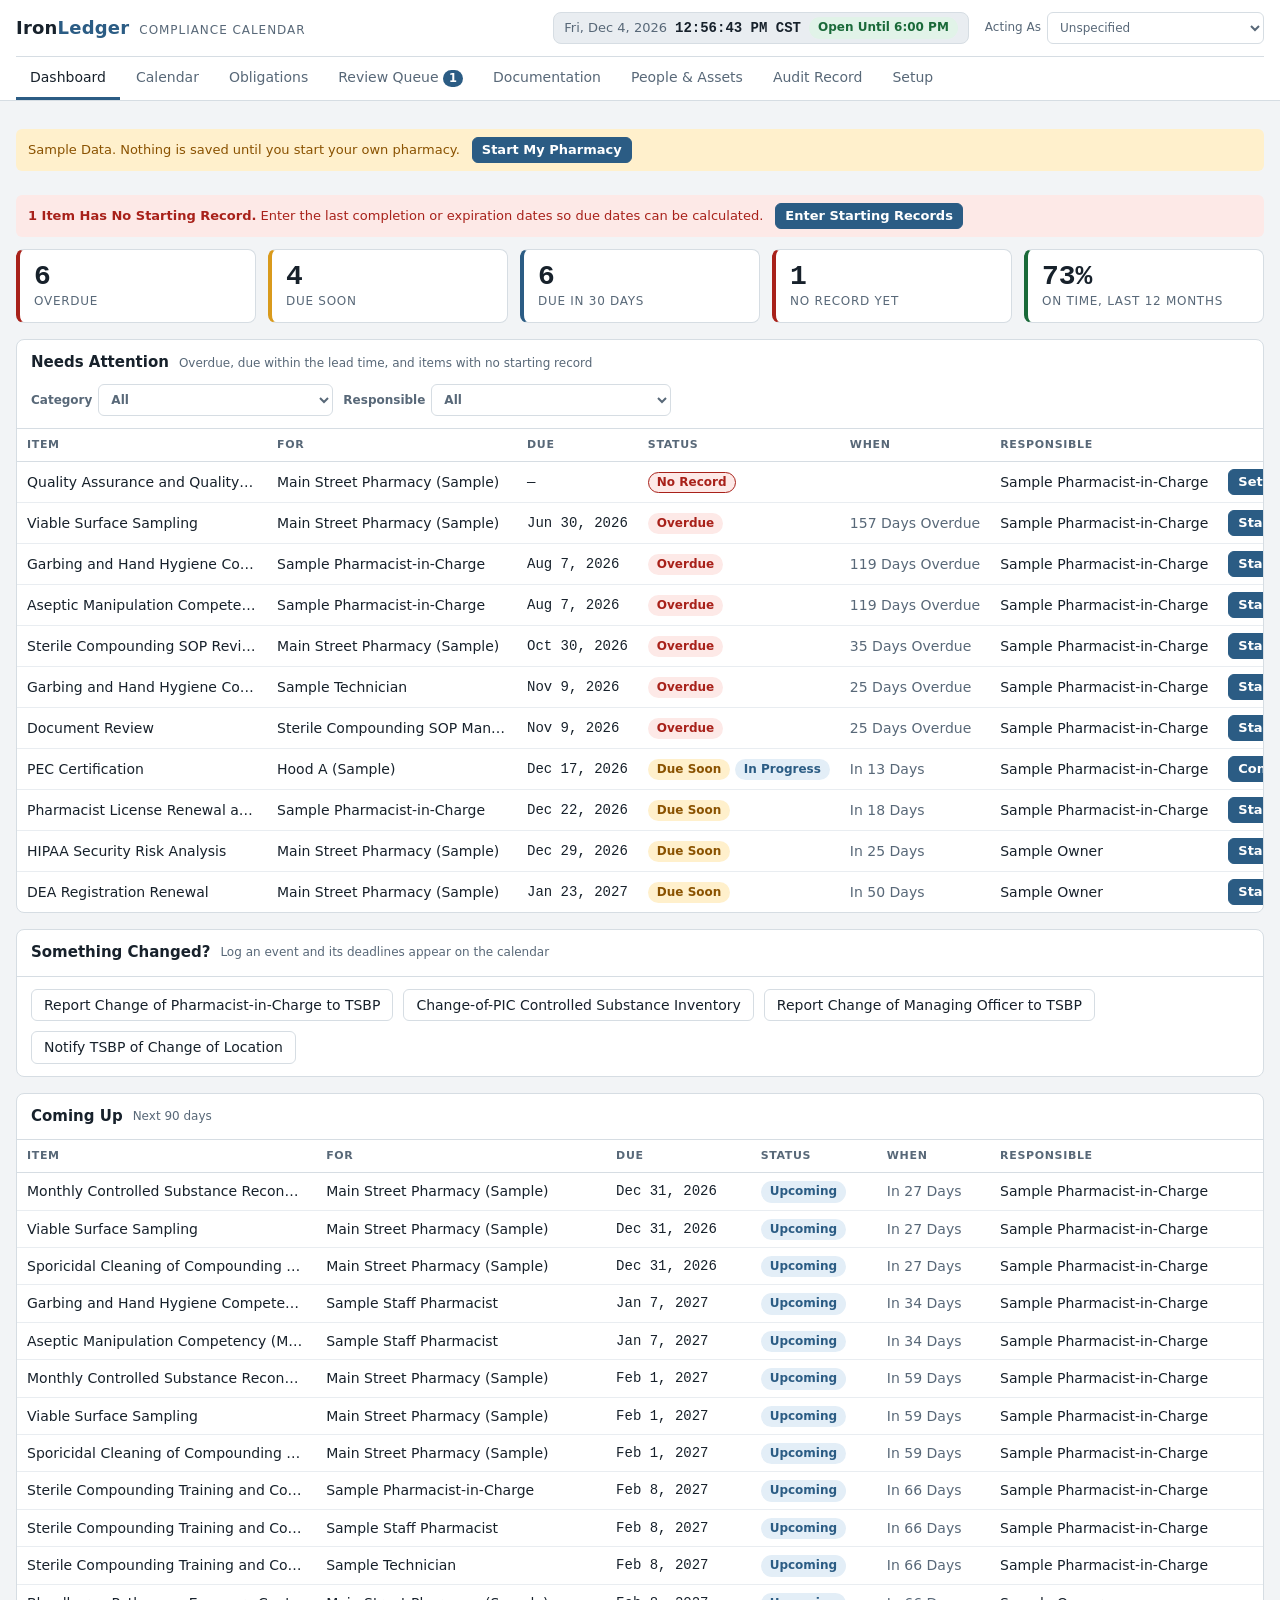
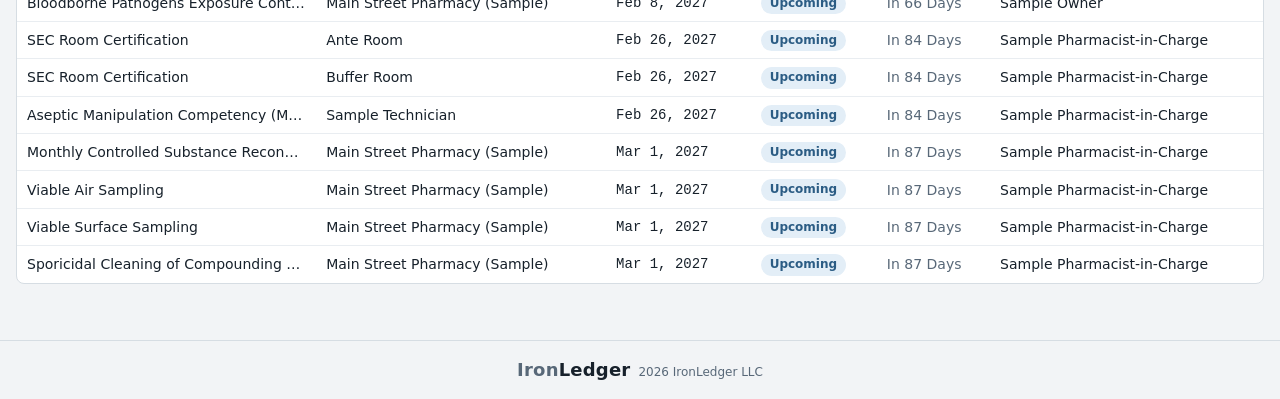
<file: index.html>
<!DOCTYPE html>
<html lang="en"><head><meta charset="utf-8"><meta name="viewport" content="width=device-width,initial-scale=1">
<title>IronLedger Compliance Calendar</title>
<style>:root{
  /* Layout idea: ledger-style operations console. Dense tables, status pills, one steel accent. */
  --bg:#f2f4f6;--panel:#fff;--ink:#17212b;--mut:#586878;--line:#d6dde3;--soft:#e9edf1;
  --accent:#2b5c84;--accent-ink:#fff;--accent-soft:#e3eef7;
  --bad:#a8211a;--bad-bg:#fde9e7;--warn:#8a5200;--warn-bg:#fff0cc;--ok:#1a6a39;--ok-bg:#e1f3e8;--gray:#55626f;--gray-bg:#e9edf1;
  --sans:'IBM Plex Sans',system-ui,-apple-system,'Segoe UI',sans-serif;--mono:'IBM Plex Mono',ui-monospace,Consolas,monospace;
  color-scheme:light;
}
@media (prefers-color-scheme:dark){:root:not([data-theme="light"]){
  --bg:#10161c;--panel:#18212a;--ink:#e5eaef;--mut:#9aa9b8;--line:#2a3845;--soft:#212d38;
  --accent:#74aedb;--accent-ink:#0c141b;--accent-soft:#1d3447;
  --bad:#ff9a92;--bad-bg:#3b1a18;--warn:#f2c46b;--warn-bg:#3a2d0f;--ok:#7fd3a0;--ok-bg:#15301f;--gray:#a9b6c3;--gray-bg:#25313c;color-scheme:dark;}}
:root[data-theme="dark"]{
  --bg:#10161c;--panel:#18212a;--ink:#e5eaef;--mut:#9aa9b8;--line:#2a3845;--soft:#212d38;
  --accent:#74aedb;--accent-ink:#0c141b;--accent-soft:#1d3447;
  --bad:#ff9a92;--bad-bg:#3b1a18;--warn:#f2c46b;--warn-bg:#3a2d0f;--ok:#7fd3a0;--ok-bg:#15301f;--gray:#a9b6c3;--gray-bg:#25313c;color-scheme:dark;}
*{box-sizing:border-box}
html,body{margin:0;background:var(--bg);color:var(--ink);font:14px/1.45 var(--sans)}
button,input,select,textarea{font:inherit;color:inherit}
a{color:var(--accent)}
:focus-visible{outline:2px solid var(--accent);outline-offset:2px}
.wrap{max-width:1280px;margin:0 auto;padding:0 16px}
header.top{background:var(--panel);border-bottom:1px solid var(--line)}
.bar{display:flex;align-items:center;gap:16px;padding:12px 0;flex-wrap:wrap}
.brand{display:flex;align-items:baseline;gap:10px;white-space:nowrap}
.mark{font-weight:700;font-size:18px;letter-spacing:.2px}.mark b{color:var(--accent)}
.brand small{color:var(--mut);font-size:12px;text-transform:uppercase;letter-spacing:.08em}
.spacer{flex:1}
.ctl{display:flex;align-items:center;gap:6px;color:var(--mut);font-size:12px;white-space:nowrap}
select,input[type=text],input[type=date],input[type=number],textarea{background:var(--panel);border:1px solid var(--line);border-radius:6px;padding:6px 8px;min-height:32px}
textarea{width:100%;min-height:64px;resize:vertical}
nav.tabs{display:flex;gap:2px;overflow-x:auto;border-top:1px solid var(--line)}
nav.tabs button{background:none;border:0;border-bottom:3px solid transparent;padding:10px 14px;cursor:pointer;color:var(--mut);white-space:nowrap;font-weight:500}
nav.tabs button[aria-selected=true]{color:var(--ink);border-bottom-color:var(--accent)}
main{padding:16px 0 40px;min-height:60vh}
.banner{margin:12px 0 0;padding:8px 12px;border-radius:6px;font-size:13px;display:flex;gap:12px;align-items:center;flex-wrap:wrap}
.banner.demo{background:var(--warn-bg);color:var(--warn)}.banner.info{background:var(--accent-soft);color:var(--ink)}.banner.bad{background:var(--bad-bg);color:var(--bad)}
.tiles{display:grid;grid-template-columns:repeat(auto-fit,minmax(170px,1fr));gap:12px;margin-bottom:16px}
.tile{background:var(--panel);border:1px solid var(--line);border-radius:8px;padding:12px 14px;border-left:4px solid var(--line);cursor:default}
.tile .n{font:600 28px/1.1 var(--mono);font-variant-numeric:tabular-nums}.tile .l{color:var(--mut);font-size:12px;text-transform:uppercase;letter-spacing:.06em;white-space:nowrap}
.tile.bad{border-left-color:var(--bad)}.tile.warn{border-left-color:#d99a1c}.tile.ok{border-left-color:var(--ok)}.tile.acc{border-left-color:var(--accent)}
.card{background:var(--panel);border:1px solid var(--line);border-radius:8px;margin-bottom:16px}
.card>h2,.card>.hd{margin:0;padding:12px 14px;font-size:15px;font-weight:600;border-bottom:1px solid var(--line);display:flex;align-items:center;gap:10px;flex-wrap:wrap}
.card .hd h2{margin:0;font-size:15px}
.card .body{padding:12px 14px}
.hd .sub{color:var(--mut);font-weight:400;font-size:12px}
.tw{overflow-x:auto}
table{border-collapse:collapse;width:100%}
th{font-size:11px;text-transform:uppercase;letter-spacing:.06em;color:var(--mut);text-align:left;padding:8px 10px;border-bottom:1px solid var(--line);white-space:nowrap;background:var(--panel);position:sticky;top:0}
td{padding:7px 10px;border-bottom:1px solid var(--soft);white-space:nowrap;max-width:250px;overflow:hidden;text-overflow:ellipsis;vertical-align:middle}
tr:last-child td{border-bottom:0}
tr.click{cursor:pointer}tr.click:hover td{background:var(--soft)}
.num{font-family:var(--mono);font-variant-numeric:tabular-nums}
.mut{color:var(--mut)}
.pill{display:inline-block;padding:1px 8px;border-radius:999px;font-size:12px;font-weight:600;white-space:nowrap;border:1px solid transparent}
.p-overdue{background:var(--bad-bg);color:var(--bad)}.p-due-soon{background:var(--warn-bg);color:var(--warn)}.p-upcoming{background:var(--accent-soft);color:var(--accent)}
.p-done{background:var(--ok-bg);color:var(--ok)}.p-late-done{background:var(--warn-bg);color:var(--warn);border-color:var(--warn)}.p-na{background:var(--gray-bg);color:var(--gray)}
.p-nobaseline{background:var(--bad-bg);color:var(--bad);border-color:var(--bad)}.p-projected{background:transparent;color:var(--mut);border:1px dashed var(--line)}
.p-High{background:var(--ok-bg);color:var(--ok)}.p-Moderate{background:var(--warn-bg);color:var(--warn)}.p-Low{background:var(--bad-bg);color:var(--bad)}.p-Internal{background:var(--gray-bg);color:var(--gray)}
.btn{background:var(--panel);border:1px solid var(--line);border-radius:6px;padding:5px 12px;cursor:pointer;white-space:nowrap;min-height:30px}
.btn:hover{background:var(--soft)}
.btn.pri{background:var(--accent);color:var(--accent-ink);border-color:var(--accent);font-weight:600}.btn.pri:hover{filter:brightness(1.08)}
.btn.sm{padding:2px 9px;min-height:26px;font-size:13px}
.btn.danger{color:var(--bad)}
.row{display:flex;gap:10px;align-items:center;flex-wrap:wrap}
.cols{display:grid;grid-template-columns:repeat(auto-fit,minmax(300px,1fr));gap:16px}
/* calendar */
.cal{display:grid;grid-template-columns:repeat(7,1fr);border-top:1px solid var(--line);border-left:1px solid var(--line)}
.cal .dow{padding:6px 8px;font-size:11px;text-transform:uppercase;letter-spacing:.06em;color:var(--mut);border-right:1px solid var(--line);border-bottom:1px solid var(--line);background:var(--soft)}
.cal .day{min-height:104px;padding:4px;border-right:1px solid var(--line);border-bottom:1px solid var(--line);cursor:pointer;overflow:hidden;min-width:0}
.cal .day.out{background:var(--soft);opacity:.65}.cal .day.sel{outline:2px solid var(--accent);outline-offset:-2px}
.cal .day .d{font:12px var(--mono);color:var(--mut);display:flex;justify-content:space-between}
.cal .day.today .d b{background:var(--accent);color:var(--accent-ink);border-radius:999px;padding:0 6px}
.chip{display:block;font-size:11.5px;padding:1px 6px;border-radius:4px;margin-top:2px;white-space:nowrap;overflow:hidden;text-overflow:ellipsis}
.more{font-size:11px;color:var(--mut);margin-top:2px}
/* modal */
.ov{position:fixed;inset:0;background:rgba(10,18,26,.55);display:flex;align-items:flex-start;justify-content:center;padding:32px 12px;overflow:auto;z-index:50}
.modal{background:var(--panel);border:1px solid var(--line);border-radius:10px;width:100%;max-width:640px;box-shadow:0 12px 40px rgba(0,0,0,.3)}
.modal.wide{max-width:900px}
.modal h3{margin:0;padding:14px 16px;border-bottom:1px solid var(--line);font-size:16px}
.modal .mb{padding:14px 16px;display:grid;gap:12px}
.modal .mf{padding:12px 16px;border-top:1px solid var(--line);display:flex;gap:8px;justify-content:flex-end;flex-wrap:wrap}
.fld{display:grid;gap:4px}.fld>label,.lbl{font-size:12px;font-weight:600;color:var(--mut);text-transform:uppercase;letter-spacing:.05em}
.fld .hint{font-size:12px;color:var(--mut)}
.g2{display:grid;grid-template-columns:1fr 1fr;gap:12px}
.checks{display:flex;gap:6px 16px;flex-wrap:wrap}.checks label{display:flex;gap:6px;align-items:center;font-size:14px;text-transform:none;letter-spacing:0;font-weight:400;color:var(--ink)}
.warnbox{background:var(--warn-bg);color:var(--warn);padding:8px 10px;border-radius:6px;font-size:13px}
.err{color:var(--bad);font-size:13px}
.kv{display:grid;grid-template-columns:150px 1fr;gap:4px 12px;font-size:13px}.kv dt{color:var(--mut)}.kv dd{margin:0}
.toast{position:fixed;bottom:16px;left:50%;transform:translateX(-50%);background:var(--ink);color:var(--bg);padding:8px 16px;border-radius:8px;z-index:90;font-size:13px}
.sq{display:inline-block;width:14px;height:14px;border-radius:3px;margin-right:2px;vertical-align:middle}
.sq.d{background:var(--ok)}.sq.m{background:var(--bad)}.sq.f{background:var(--line)}
footer.foot{border-top:1px solid var(--line);padding:16px 0;color:var(--mut);font-size:12px;display:flex;gap:8px;align-items:baseline}
footer.foot b{color:var(--ink)}
@media (max-width:700px){.g2{grid-template-columns:1fr}.cal .day{min-height:70px}.chip{font-size:10.5px}.kv{grid-template-columns:1fr}}
@media (prefers-reduced-motion:reduce){*{transition:none!important}}

/* calendar additions */
.btn-grp{display:inline-flex;gap:4px}
.clock{display:flex;align-items:center;gap:8px;background:var(--soft);border:1px solid var(--line);border-radius:8px;padding:4px 10px;cursor:pointer;white-space:nowrap;font-size:13px}
.clock:hover{background:var(--accent-soft)}
.clock .num{font-weight:600;font-size:14px}
.navbar{margin-bottom:6px}
.cal .dow.wk{background:var(--line)}
.cal .day.wk{background:repeating-linear-gradient(135deg,transparent 0 8px,rgba(120,140,160,.07) 8px 16px)}
.cal .day.cls{background:repeating-linear-gradient(135deg,rgba(120,140,160,.10) 0 6px,rgba(120,140,160,.03) 6px 12px)}
.sw{display:inline-block;width:14px;height:14px;border:1px solid var(--line);border-radius:3px;vertical-align:middle;margin:0 4px 0 8px}
.sw.wk{background:repeating-linear-gradient(135deg,transparent 0 4px,rgba(120,140,160,.25) 4px 8px)}
.sw.cls{background:rgba(120,140,160,.35)}
.hl{font-size:11px;padding:0 5px;border-radius:3px;margin-top:2px;white-space:nowrap;overflow:hidden;text-overflow:ellipsis}
.hl.hol{background:#efe6fb;color:#5b2a91}.hl.closed{background:var(--warn-bg);color:var(--warn);font-weight:600}.hl.obs2{background:var(--soft);color:var(--mut)}.hl.leap{background:var(--ok-bg);color:var(--ok)}.hl.dst{background:var(--warn-bg);color:var(--warn)}
@media (prefers-color-scheme:dark){:root:not([data-theme="light"]) .hl.hol{background:#2d1f45;color:#cbb0f0}}
.chip.plan{background:transparent;border:1px dashed var(--accent);color:var(--ink)}
.dayhead{display:flex;gap:16px;align-items:flex-start}
.tl{border:1px solid var(--line);border-radius:6px;overflow:hidden}
.tlr{display:grid;grid-template-columns:76px 1fr;min-height:30px;border-bottom:1px solid var(--soft)}
.tlr:last-child{border-bottom:0}
.tlh{padding:5px 8px;font:12px var(--mono);color:var(--mut);border-right:1px solid var(--line);background:var(--soft)}
.tlr.shut .tlb{background:repeating-linear-gradient(135deg,rgba(120,140,160,.12) 0 6px,rgba(120,140,160,.04) 6px 12px)}
.tlr.open .tlb{background:var(--panel)}
.tlr.nowrow .tlh{background:var(--accent);color:var(--accent-ink)}
.tlb{padding:3px 8px;display:flex;gap:8px;flex-wrap:wrap;align-items:center}
.nowtag{font-size:11px;color:var(--accent);font-weight:600}

.cal .day.pre{background:var(--soft);cursor:not-allowed;opacity:.35}
.btn:disabled{opacity:.4;cursor:not-allowed}

.wk7{display:grid;grid-template-columns:repeat(7,minmax(130px,1fr));border-top:1px solid var(--line);border-left:1px solid var(--line);min-width:980px}
.wcol{min-height:300px;padding:4px;border-right:1px solid var(--line);border-bottom:1px solid var(--line);min-width:0}
.wcol .wh{padding:2px 2px 6px}
.wcol.wk{background:repeating-linear-gradient(135deg,transparent 0 8px,rgba(120,140,160,.07) 8px 16px)}
.wcol.cls{background:repeating-linear-gradient(135deg,rgba(120,140,160,.10) 0 6px,rgba(120,140,160,.03) 6px 12px)}
.wcol.today .wh b{background:var(--accent);color:var(--accent-ink);border-radius:999px;padding:0 8px}
.wcol.pre{background:var(--soft);opacity:.35}

.calwrap{display:flex;align-items:flex-start}.calmain{flex:1;min-width:0}
.dayside{width:350px;flex:none;border-left:1px solid var(--line);position:sticky;top:8px;max-height:calc(100vh - 16px);overflow:auto;background:var(--panel);padding-bottom:8px}
.dayside .sdh{display:flex;justify-content:space-between;gap:8px;align-items:flex-start;padding:12px 14px 8px}
.dayside .sh{padding:10px 14px 4px;font-weight:600;font-size:12px;text-transform:uppercase;letter-spacing:.05em;color:var(--mut)}
.dayside .sdf{padding:6px 14px;font-size:12.5px}
.sr{display:flex;gap:10px;padding:8px 14px;border-top:1px solid var(--line);cursor:pointer;align-items:center}
.sr:hover{background:var(--soft)}
.sr .tm{width:72px;flex:none;font-variant-numeric:tabular-nums;font-weight:600;font-size:13px}
.sr .tx{min-width:0;flex:1}.sr .tx b,.sr .tx span.mut{display:block;white-space:nowrap;overflow:hidden;text-overflow:ellipsis}
@media (max-width:900px){.calwrap{flex-direction:column}.dayside{width:100%;position:static;max-height:none;border-left:0;border-top:1px solid var(--line)}}

.sec{font-weight:600;font-size:12px;text-transform:uppercase;letter-spacing:.05em;color:var(--mut);margin:14px 0 6px;padding-top:10px;border-top:1px solid var(--line)}
.cmts{display:flex;flex-direction:column;gap:6px;margin-bottom:6px}.cmt{padding:6px 8px;background:var(--soft);border-radius:6px}
.att{display:flex;gap:10px;align-items:center;padding:4px 0}.att a{max-width:260px;overflow:hidden;text-overflow:ellipsis;white-space:nowrap}.att .mut{flex:1;font-size:12px;white-space:nowrap;overflow:hidden;text-overflow:ellipsis}
.badge{display:inline-block;min-width:18px;padding:0 6px;border-radius:999px;background:var(--accent);color:var(--accent-ink);font-size:11.5px;font-weight:700;text-align:center}
.sr .tx .pl{display:block;margin-top:3px}
.dayside{width:380px}
.btn:disabled{opacity:.5;cursor:not-allowed}

/* ===== full-width calendar, fits the screen ===== */
.wrap{max-width:1680px}
.wrap.wide{max-width:none;padding:0 20px}
.calbar{display:flex;justify-content:space-between;align-items:center;gap:12px;flex-wrap:wrap;padding-top:8px;padding-bottom:4px}
.calbar .navbar{margin:0}.togs{gap:14px}
.cal .day{min-height:clamp(80px,calc((100vh - 440px)/6),200px)}
.wk7{grid-template-columns:repeat(7,minmax(0,1fr));min-width:0}
.wk7 .wcol{min-height:clamp(240px,calc(100vh - 380px),900px)}
.wk7.nw2 .wcol{min-height:clamp(140px,calc((100vh - 400px)/2),460px)}
.wcol.sel{outline:2px solid var(--accent);outline-offset:-2px}
.tl .tlr{min-height:34px}

.modal.xwide{max-width:1240px}
.ctx{position:fixed;z-index:80;background:var(--panel);border:1px solid var(--line);border-radius:8px;box-shadow:0 8px 24px rgba(0,0,0,.25);padding:4px;display:flex;flex-direction:column;min-width:170px}
.ctx button{text-align:left;border:0;background:none;padding:7px 10px;border-radius:5px;font:inherit;cursor:pointer;color:var(--ink)}.ctx button:hover{background:var(--soft)}
.ser{display:grid;border:1px solid var(--line);border-radius:6px;overflow:hidden;margin:8px 0}
.serc{min-height:90px;padding:4px;border-right:1px solid var(--line);min-width:0}.serc:last-child{border-right:0}.serc.now{background:var(--accent-soft)}
.serh{font:600 12px var(--sans);color:var(--mut);margin-bottom:4px}

.chip.plan.rem{border-style:dotted;font-style:italic}
</style></head><body>
<div id="app"></div><div id="modal"></div>
<script>
/* IronLedger Compliance Calendar - scheduling engine (pure functions, no DOM). */
const IL = (function () {
  'use strict';
  const DAY = 86400000;
  const pad = n => String(n).padStart(2, '0');
  function pd(s) { const p = s.split('-'); return Date.UTC(+p[0], +p[1] - 1, +p[2]); }
  function fd(ms) { const t = new Date(ms); return t.getUTCFullYear() + '-' + pad(t.getUTCMonth() + 1) + '-' + pad(t.getUTCDate()); }
  function addDays(s, n) { return fd(pd(s) + n * DAY); }
  function diffDays(a, b) { return Math.round((pd(a) - pd(b)) / DAY); }
  function addMonths(s, n, day) {
    const p = s.split('-').map(Number); const tm = p[1] - 1 + n;
    const y = p[0] + Math.floor(tm / 12); const m = ((tm % 12) + 12) % 12;
    const dim = new Date(Date.UTC(y, m + 1, 0)).getUTCDate();
    return y + '-' + pad(m + 1) + '-' + pad(Math.min(day || p[2], dim));
  }
  function addInterval(s, n, unit, day) {
    if (unit === 'day') return addDays(s, n);
    if (unit === 'week') return addDays(s, 7 * n);
    if (unit === 'month') return addMonths(s, n, day);
    if (unit === 'year') return addMonths(s, 12 * n, day);
    throw new Error('Unknown unit ' + unit);
  }
  function statusFor(due, today, lead) { const d = diffDays(due, today); return d < 0 ? 'overdue' : (d <= lead ? 'due-soon' : 'upcoming'); }
  function mkOpen(due, today, lead, extra) { return Object.assign({ due, status: statusFor(due, today, lead), days: diffDays(due, today), done: false }, extra); }
  function mkDone(due, rec, extra) {
    const eff = (rec.allowedDue && rec.allowedDue > due) ? rec.allowedDue : due;
    const late = !!(due && rec.completedOn > eff);
    return Object.assign({ due, status: rec.status === 'na' ? 'na' : (late ? 'late-done' : 'done'), done: true, rec, lateDays: late ? diffDays(rec.completedOn, eff) : 0, days: due ? diffDays(due, rec.completedOn) : null }, extra);
  }

  /* One track = one obligation for one subject. Returns its occurrences in due order. */
  function trackOccurrences(a) {
    const ob = a.ob, r = ob.rec, trk = a.trk || {}, today = a.today;
    const lead = trk.lead != null ? trk.lead : (ob.lead || 0);
    const horizon = a.to;
    const recs = (a.recs || []).filter(x => x.status !== 'void')
      .sort((x, y) => x.completedOn < y.completedOn ? -1 : x.completedOn > y.completedOn ? 1 : ((x.createdAt || '') < (y.createdAt || '') ? -1 : 1));
    const out = [];
    if (r.kind === 'rolling') {
      const n = trk.n || r.n, unit = trk.unit || r.unit;
      let prev = null; const base = trk.baselineDate || null;
      const real = recs.filter(x => x.status !== 'na');
      if (base && (!real.length || base <= real[0].completedOn)) prev = base;
      for (const rec of real) {
        const due = prev ? addInterval(prev, n, unit) : (trk.firstDue || null);
        out.push(mkDone(due, rec, { key: 'r:' + rec.id, windowStart: prev }));
        prev = rec.completedOn;
      }
      const due = prev ? addInterval(prev, n, unit) : (trk.firstDue || null);
      if (!due) out.push({ key: 'r:open', due: null, status: 'nobaseline', done: false, days: null });
      else {
        out.push(mkOpen(due, today, lead, { key: 'r:open:' + due, windowStart: prev }));
        let d = due, g = 0;
        while (g++ < 400) { d = addInterval(d, n, unit); if (d > horizon) break; out.push({ key: 'p:' + d, due: d, status: 'projected', projected: true, done: false, days: diffDays(d, today) }); }
      }
    } else if (r.kind === 'expiry') {
      let due = trk.firstDue || null;
      for (const rec of recs) { if (rec.status === 'na') continue; out.push(mkDone(due, rec, { key: 'e:' + rec.id })); due = rec.nextDue || null; }
      if (!due) out.push({ key: 'e:open', due: null, status: 'nobaseline', done: false, days: null });
      else {
        const o = mkOpen(due, today, lead, { key: 'e:open:' + due });
        o.openDate = addDays(due, -(r.windowDays || 0)); o.canAct = r.windowDays ? today >= o.openDate : true; out.push(o);
      }
    } else if (r.kind === 'fixed') {
      const n = trk.n || r.n, unit = trk.unit || r.unit;
      const anchor = trk.anchor || r.anchor || today; const aday = +anchor.slice(8);
      const sf = trk.startFrom || r.startFrom; const start = (sf && sf > (a.trackStart || today)) ? sf : (a.trackStart || today);
      const dueAt = k => addInterval(anchor, k * n, unit, aday);
      let k;
      if (unit === 'day' || unit === 'week') { const per = n * (unit === 'week' ? 7 : 1); k = Math.ceil(diffDays(start, anchor) / per); }
      else { k = 0; while (dueAt(k) >= start && k > -5000) k--; while (dueAt(k) < start) k++; }
      const byDue = {}; for (const x of recs) if (x.forDue) byDue[x.forDue] = x;
      let prevDue = dueAt(k - 1), g = 0;
      for (; g < 3000; k++, g++) {
        const due = dueAt(k); if (due > horizon) break;
        let rec = byDue[due];
        if (!rec) rec = recs.find(x => !x.forDue && x.completedOn > prevDue && x.completedOn <= due);
        const ws = addDays(prevDue, 1);
        out.push(rec ? mkDone(due, rec, { key: 'f:' + due, windowStart: ws }) : mkOpen(due, today, lead, { key: 'f:' + due, windowStart: ws }));
        prevDue = due;
      }
    } else if (r.kind === 'event') {
      for (const ev of (a.events || [])) {
        const due = r.direction === 'before' ? addDays(ev.eventDate, -r.offset) : addDays(ev.eventDate, r.offset);
        const rec = recs.find(x => x.forEvent === ev.id);
        out.push(rec ? mkDone(due, rec, { key: 'v:' + ev.id, event: ev }) : mkOpen(due, today, lead, { key: 'v:' + ev.id, event: ev }));
      }
    } else if (r.kind === 'once') {
      const due = trk.due || r.due; const rec = recs[0];
      out.push(rec ? mkDone(due, rec, { key: 'o:' + due }) : mkOpen(due, today, lead, { key: 'o:' + due }));
    }
    out.sort((x, y) => (x.due || '9999') < (y.due || '9999') ? -1 : 1);
    return out;
  }

  /* ---- library + tracks ---- */
  function mergeObligations(seed, overrides, custom) {
    const out = [];
    for (const s of seed) {
      const o = (overrides && overrides[s.id]) || {};
      const m = Object.assign({}, s, o);
      m.rec = Object.assign({}, s.rec, o.rec || {});
      m.active = o.active != null ? o.active : s.defaultActive !== false;
      m.custom = false; out.push(m);
    }
    for (const c of (custom || [])) { out.push(Object.assign({}, c, { custom: true, active: c.active !== false })); }
    return out;
  }
  function applies(ob, st) {
    const f = (st.profile && st.profile.features) || {};
    if (ob.requires && !ob.requires.every(x => f[x])) return false;
    if (ob.jur && ob.jur !== 'US' && ob.jur !== (st.profile && st.profile.state)) return false;
    return true;
  }
  function personMatch(p, tag) {
    if (!tag || tag === 'any') return true;
    if (tag === 'pharmacist') return p.role === 'Pharmacist';
    if (tag === 'technician') return p.role === 'Technician';
    return (p.tags || []).includes(tag);
  }
  function subjectsFor(ob, st) {
    const act = x => !x.archived;
    if (ob.scope === 'facility') return (st.sites || []).filter(act).map(s => ({ type: 'site', id: s.id, name: s.name, siteId: s.id, data: s }));
    if (ob.scope === 'room') return (st.rooms || []).filter(act).filter(r => !ob.roomKinds || ob.roomKinds.includes(r.kind)).map(r => ({ type: 'room', id: r.id, name: r.name, siteId: r.siteId || '', data: r }));
    if (ob.scope === 'person') return (st.people || []).filter(act).filter(p => personMatch(p, ob.personTag)).map(p => ({ type: 'person', id: p.id, name: p.name, siteId: p.siteId || '', data: p }));
    if (ob.scope === 'equipment') return (st.equipment || []).filter(act).filter(e => !ob.equipTypes || ob.equipTypes.includes(e.kind)).map(e => ({ type: 'equipment', id: e.id, name: e.name, siteId: e.siteId || '', data: e }));
    if (ob.scope === 'document') return (st.documents || []).filter(act).filter(d => !ob.docTypes || ob.docTypes.includes(d.type)).map(d => ({ type: 'document', id: d.id, name: d.title, siteId: d.siteId || '', data: d }));
    return [];
  }
  function responsible(st, ob, trk) {
    if (trk && trk.assignee) { const p = (st.people || []).find(x => x.id === trk.assignee); if (p) return p; }
    const p = (st.people || []).find(x => !x.archived && (x.duties || []).includes(ob.ownerRole));
    return p || null;
  }
  function buildTracks(st, obs) {
    const tracks = [];
    for (const ob of obs) {
      if (!ob.active || !applies(ob, st)) continue;
      for (const subj of subjectsFor(ob, st)) {
        const key = ob.id + '|' + subj.id;
        const trk = Object.assign({}, (st.tracks || {})[key] || {});
        if (trk.inactive) { tracks.push({ key, ob, subj, trk, inactive: true }); continue; }
        if (ob.firstDueField && !trk.firstDue && subj.data[ob.firstDueField]) trk.firstDue = subj.data[ob.firstDueField];
        if (ob.baselineField && !trk.baselineDate && subj.data[ob.baselineField]) trk.baselineDate = subj.data[ob.baselineField];
        if (subj.type === 'document' && !trk.n) { trk.n = +subj.data.reviewMonths || 12; trk.unit = 'month'; }
        tracks.push({ key, ob, subj, trk, who: responsible(st, ob, trk) });
      }
    }
    return tracks;
  }
  /* All occurrences for all tracks within [from,to]. Open items outside the range are kept when overdue. */
  function collect(st, obs, today, from, to, opt) {
    opt = opt || {};
    const tracks = buildTracks(st, obs); const out = []; const noBase = [];
    const recsByTrack = {}; for (const r of (st.records || [])) (recsByTrack[r.track] = recsByTrack[r.track] || []).push(r);
    const evByTrack = {}; for (const e of (st.events || [])) (evByTrack[e.track] = evByTrack[e.track] || []).push(e);
    for (const t of tracks) {
      if (t.inactive) continue;
      if (opt.skipRoutine && t.ob.routine) continue;
      if (opt.siteId && t.subj.siteId && t.subj.siteId !== opt.siteId) continue;
      const hz = to > addDays(today, 800) ? to : addDays(today, 800);
      const occs = trackOccurrences({ ob: t.ob, trk: t.trk, recs: recsByTrack[t.key] || [], events: evByTrack[t.key] || [], today, to: hz, trackStart: st.profile && st.profile.trackingStart });
      for (const o of occs) {
        o.track = t; o.trackKey = t.key;
        if (opt.adjust && !o.done && o.due && o.status !== 'nobaseline' && (t.ob.rec.kind === 'rolling' || t.ob.rec.kind === 'fixed')) {
          const nd = opt.adjust(o.due);
          if (nd && nd !== o.due) {
            o.origDue = o.due; o.due = nd; o.moved = true; o.days = diffDays(nd, today);
            if (!o.projected) o.status = statusFor(nd, today, t.trk.lead != null ? t.trk.lead : (t.ob.lead || 0));
          }
        }
        if (o.status === 'nobaseline') { noBase.push(o); out.push(o); continue; }
        if (o.due >= from && o.due <= to) out.push(o);
        else if (!o.done && o.status === 'overdue') out.push(o);
      }
    }
    return { occs: out, noBase, tracks };
  }
  function stats(occs, today, from, to) {
    let on = 0, late = 0, missed = 0, na = 0;
    for (const o of occs) {
      if (o.projected || o.status === 'nobaseline' || !o.due) continue;
      if (o.due < from || o.due > to || o.due > today) continue;
      if (o.status === 'done') on++; else if (o.status === 'late-done') late++; else if (o.status === 'na') na++; else if (o.status === 'overdue') missed++;
    }
    const den = on + late + missed;
    return { on, late, missed, na, total: den, onTimeRate: den ? on / den : null, doneRate: den ? (on + late) / den : null };
  }
  function freqText(ob, trk) {
    const r = ob.rec; trk = trk || {};
    const u = (n, unit) => n === 1 ? ({ day: 'Daily', week: 'Weekly', month: 'Monthly', year: 'Annually' })[unit] : 'Every ' + n + ' ' + unit + 's';
    const nn = trk.n || r.n, uu = trk.unit || r.unit;
    if (r.kind === 'fixed') return u(nn, uu) + ' on set dates';
    if (r.kind === 'rolling') return 'Every ' + (nn === 1 ? '' : nn + ' ') + uu + (nn === 1 ? '' : 's') + ' from last done';
    if (r.kind === 'expiry') return 'At expiration' + (r.windowDays ? ' (window opens ' + r.windowDays + ' days before)' : '');
    if (r.kind === 'event') return r.offset + ' days ' + (r.direction === 'before' ? 'before' : 'after') + ' event';
    return 'One time';
  }
  function toICS(items, prodId) {
    const esc = s => String(s || '').replace(/\\/g, '\\\\').replace(/;/g, '\;').replace(/,/g, '\\,').replace(/\r?\n/g, '\\n');
    const L = ['BEGIN:VCALENDAR', 'VERSION:2.0', 'PRODID:-//' + (prodId || 'IronLedger') + '//Compliance Calendar//EN', 'CALSCALE:GREGORIAN'];
    for (const it of items) {
      const d = it.due.replace(/-/g, ''); const nd = addDays(it.due, 1).replace(/-/g, '');
      L.push('BEGIN:VEVENT', 'UID:' + it.uid + '@ironledgerrx.com', 'DTSTAMP:' + it.stamp, 'DTSTART;VALUE=DATE:' + d, 'DTEND;VALUE=DATE:' + nd,
        'SUMMARY:' + esc(it.title), 'DESCRIPTION:' + esc(it.desc), 'BEGIN:VALARM', 'ACTION:DISPLAY', 'DESCRIPTION:' + esc(it.title), 'TRIGGER:-P' + (it.alarmDays || 7) + 'D', 'END:VALARM', 'END:VEVENT');
    }
    L.push('END:VCALENDAR'); return L.join('\r\n');
  }
  return { pd, fd, addDays, diffDays, addMonths, addInterval, statusFor, trackOccurrences, mergeObligations, applies, subjectsFor, buildTracks, collect, stats, freqText, responsible, toICS };
})();


/* Seed obligation library. conf: High = primary text or 2+ independent sources agree; Moderate = one secondary source, or sources differ in detail;
   Low = secondary summary only, off by default; Internal = your own policy, no external claim. Verified 2026-11-13. */
const U={
 dea1301:{t:'21 CFR 1301.13 (Cornell LII)',u:'https://www.law.cornell.edu/cfr/text/21/1301.13'},
 deareg:{t:'DEA registration reminders',u:'https://deaecom.gov/drugreg/registration.html'},
 dea1304:{t:'21 CFR 1304.11 (Cornell LII)',u:'https://www.law.cornell.edu/cfr/text/21/1304.11'},
 tx17:{t:'22 TAC 291.17 (Cornell LII, history through 2019)',u:'https://www.law.cornell.edu/regulations/texas/22-Tex-Admin-Code-SS-291-17'},
 txrules:{t:'TSBP recent adopted rule changes',u:'https://www.pharmacy.texas.gov/Rules_Recent_Adopted_Changes.asp'},
 txpp:{t:'TSBP theft and loss policy recommendations (2019)',u:'https://www.pharmacy.texas.gov/files_pdf/audit-shortages-p-and-p.pdf'},
 tx3:{t:'22 TAC 291.3 Required Notifications',u:'https://www.law.cornell.edu/regulations/texas/22-Tex-Admin-Code-SS-291-3'},
 txupd:{t:'TSBP forms to update a pharmacy license',u:'https://www.pharmacy.texas.gov/licensees/pharmacy-update-forms.asp'},
 txpic:{t:'TSBP Change of PIC form',u:'https://www.pharmacy.texas.gov/files_pdf/Change_PIC.pdf'},
 txren:{t:'TSBP pharmacy license renewal',u:'https://www.pharmacy.texas.gov/infocies/renewals/lic'},
 occ559:{t:'Texas Occupations Code ch. 559',u:'https://statutes.capitol.texas.gov/Docs/OC/htm/OC.559.htm'},
 txce:{t:'TSBP pharmacist CE FAQ',u:'https://www.pharmacy.texas.gov/licensees/ce-pharmacist-faq.asp'},
 netce:{t:'NetCE Texas CE summary (secondary)',u:'https://www.netce.com/ce-requirements/pharmacist/TX/'},
 wa795:{t:'WA DOH USP <795> worksheet (quotes chapter)',u:'https://www.doh.wa.gov/sites/default/files/2024-02/690-326-USP795NonsterileCompoundingAddendum.pdf'},
 ptdp:{t:'Pharmacy Times: designated person duties',u:'https://pharmacytimes.com/view/identify-the-responsibilities-of-a-designated-person'},
 wk797:{t:'Wolters Kluwer: USP 797 competency and media fill',u:'https://www.wolterskluwer.com/en/expert-insights/usp-797-clean-room-training-aseptic-manipulations-skills'},
 eur797:{t:'Eurofins: USP 797 testing frequencies',u:'https://www.eurofins.com/en-us/environment-testing/built-environment-testing/services/usp797/'},
 achc:{t:'ACHC Surveyor Newsletter 2025',u:'https://online.flippingbook.com/view/511599410/46-47'},
 ma797:{t:'Mass.gov sterile compounding inspection template',u:'https://www.mass.gov/doc/sterile-compounding-pharmacy-inspection-template-pdf/download'},
 pace:{t:'Pace Labs: USP 797 cleanroom Q&A',u:'https://www.pacelabs.com/building-sciences/usp-797-qa-cleanroom-requirements/'},
 nc797:{t:'NC Board of Pharmacy certification guidance',u:'https://ncbop.org/downloads/GuidanceDocumentCertificationReportsEnviroSamplingFeb2018.pdf'},
 wkq:{t:'Wolters Kluwer: What is USP 797',u:'https://wolterskluwer.com/en/expert-insights/what-is-usp-797-and-how-to-stay-compliant'},
 prem:{t:'Premier: USP 797 2023 changes',u:'https://ce.pharmacy.premierinc.com/assets/ClientID_168/EventAssets/06-29-telece-presentation_slides.pdf'},
 nabp800:{t:'NABP Universal Inspection Form, USP <800>',u:'https://www.wvbop.com/www/download_resource.asp?id=343'},
 ptHD:{t:'Pharmacy Times: HD training under USP <800>',u:'https://www.pharmacytimes.com/view/how-does-a-pharmacy-train-staff-to-handle-hds'},
 arl:{t:'ARL: USP 800 wipe sampling',u:'https://www.arlok.com/?p=2795'},
 osha:{t:'OSHA 29 CFR 1910.1030 enforcement summary',u:'https://www.osha.gov/bloodborne-pathogens/enforcement'},
 oshaecp:{t:'OSHA 29 CFR 1910.1030',u:'https://www.osha.gov/laws-regs/regulations/standardnumber/1910/1910.1030'},
 studyg:{t:'Study-guide summary of USP <797> (secondary)',u:'https://open-exam-prep.com/study-guides/bcscp/ch07-materials-equipment-workflow/7-4-calibration-verification-validation-maintenance'}
};
const SEED=[
/* ---------- Federal: DEA ---------- */
{id:'dea-reg',cat:'Controlled Substances',title:'DEA Registration Renewal',scope:'facility',ownerRole:'Owner',requires:['controlled'],jur:'US',basis:'Requirement',auth:'21 CFR 1301.13',conf:'High',
 rec:{kind:'expiry',windowDays:60},lead:90,firstDueField:'deaExpiry',res:null,
 evid:'Renewal confirmation and new certificate',note:'Registration is per location. Renewal can be filed no earlier than 60 days before expiration. DEA emails reminders at 60, 45, 30, 15 and 5 days. Operating after expiration without a timely renewal on file is not permitted.',src:[U.dea1301,U.deareg]},
{id:'dea-biennial',cat:'Controlled Substances',title:'DEA Biennial Controlled Substance Inventory',scope:'facility',ownerRole:'PIC',requires:['controlled'],jur:'US',basis:'Requirement',auth:'21 CFR 1304.11(c), 1304.04',conf:'High',
 rec:{kind:'rolling',n:2,unit:'year'},lead:90,
 evid:'Signed inventory record (exact count for Schedule II; opening or close of business noted)',note:'May be taken on any date within two years of the previous biennial inventory. Records are kept at least two years. In Texas the annual inventory below normally satisfies this one: record it once and tick the linked box.',src:[U.dea1304]},
{id:'tx-cs-annual',cat:'Controlled Substances',title:'Texas Annual Controlled Substance Inventory',scope:'facility',ownerRole:'PIC',requires:['controlled'],jur:'TX',basis:'Requirement',auth:'22 TAC 291.17(c)',conf:'Moderate',
 rec:{kind:'fixed',n:1,unit:'year',anchor:'2026-05-01'},lead:45,alsoSatisfies:['dea-biennial'],
 evid:'Signed, dated inventory including out-of-date drugs',note:'Taken on May 1 each year or on the pharmacy\'s regular general physical inventory date (change the date under Edit Track). The rule allows taking it within four days of that date. VERIFY: the Cornell copy requires notarization within 3 days, but TSBP adopted amendments to 291.17 on Aug 29, 2025, and the proposal text removed the notarization requirement. Confirm the current text.',src:[U.tx17,U.txrules]},
{id:'cs-reconcile',cat:'Controlled Substances',title:'Monthly Controlled Substance Reconciliation',scope:'facility',ownerRole:'PIC',requires:['controlled'],jur:'TX',basis:'Guidance',auth:'TSBP policy recommendations (2019)',conf:'Moderate',
 rec:{kind:'fixed',n:1,unit:'month',anchor:'2026-12-31'},lead:7,
 evid:'Reconciliation of dispensed, ordered and on-hand quantities, signed',note:'TSBP recommends reconciling dispensed, ordered and on-hand controlled substances between annual inventories, monthly at a minimum. This is guidance, not a rule.',src:[U.txpp]},
{id:'cs-cycle',cat:'Controlled Substances',title:'Schedule II Perpetual Inventory Cycle Count',scope:'facility',ownerRole:'PIC',requires:['controlled'],jur:'US',basis:'Internal',auth:'Your policy',conf:'Internal',defaultActive:false,
 rec:{kind:'fixed',n:1,unit:'month',anchor:'2026-12-15'},lead:5,evid:'Cycle count sheet with variances resolved',note:'Frequency is set by your own policy. TSBP recommends a perpetual inventory of CII drugs; it does not set a count frequency.',src:[U.txpp]},
/* ---------- Texas: licensure and notifications ---------- */
{id:'tx-pharmacy-license',cat:'Licensure',title:'Texas Pharmacy License Renewal',scope:'facility',ownerRole:'Owner',requires:[],jur:'TX',basis:'Requirement',auth:'Texas Pharmacy Act; TSBP renewal',conf:'High',
 rec:{kind:'expiry',windowDays:60},lead:90,firstDueField:'tsbpExpiry',
 evid:'Signed renewal form, fee receipt, renewed license posted',note:'TSBP will not accept a renewal if the license does not expire within 60 days. The paper form is required; online payment alone does not complete the renewal. Sterile compounding pharmacies have additional renewal requirements. The renewal cycle length was not confirmed this session: enter the new expiration date from the renewed license.',src:[U.txren]},
{id:'tx-rph-license',cat:'Licensure',title:'Pharmacist License Renewal and 30 Hours CE',scope:'person',personTag:'pharmacist',ownerRole:'PIC',jur:'TX',basis:'Requirement',auth:'Occ. Code 559.053; 22 TAC 295.8',conf:'High',
 rec:{kind:'expiry',windowDays:0},lead:120,firstDueField:'licExpiry',
 evid:'Renewal confirmation; CE certificates (kept 3 years from reporting)',note:'Renewal is every two years and requires 30 contact hours of approved CE from the preceding 24 months, including 1 hour of Texas pharmacy law. A fingerprint background check is required before renewal (secondary source). VERIFY: TSBP adopted amendments to 295.8 effective Sept 1, 2026. Check the current subject-hour breakdown before relying on any hour count other than the 30 total.',src:[U.occ559,U.txce,U.txrules]},
{id:'tx-tech-reg',cat:'Licensure',title:'Technician Registration Renewal and CE',scope:'person',personTag:'technician',ownerRole:'PIC',jur:'TX',basis:'Requirement',auth:'22 TAC 297.8',conf:'Moderate',
 rec:{kind:'expiry',windowDays:0},lead:90,firstDueField:'licExpiry',
 evid:'Renewal confirmation; CE certificates or national certification',note:'Biennial renewal. A secondary source lists 20 CE hours (or maintained national certification) with 1 hour of Texas law. VERIFY: TSBP adopted amendments to 297.8 effective Sept 1, 2026.',src:[U.netce,U.txrules]},
{id:'tx-pic-change',cat:'Texas Notifications',title:'Report Change of Pharmacist-in-Charge to TSBP',scope:'facility',ownerRole:'PIC',jur:'TX',basis:'Requirement',auth:'22 TAC 291.3',conf:'High',
 rec:{kind:'event',offset:10,direction:'after'},lead:3,evid:'Board confirmation or submitted Change of PIC form (copy kept at the pharmacy)',note:'The incoming PIC notifies the Board within 10 days. Trigger this when a PIC change happens, using the date of the change.',src:[U.tx3,U.txpic,U.txupd]},
{id:'tx-pic-inventory',cat:'Texas Notifications',title:'Change-of-PIC Controlled Substance Inventory',scope:'facility',ownerRole:'PIC',requires:['controlled'],jur:'TX',basis:'Requirement',auth:'22 TAC 291.3, 291.17',conf:'High',
 rec:{kind:'event',offset:0,direction:'after'},lead:0,evid:'Inventory signed by incoming and departing PIC',note:'The Change of PIC form attests that the required inventory has been taken. Trigger this together with the PIC change, using the same date.',src:[U.txpic,U.tx3]},
{id:'tx-officer-change',cat:'Texas Notifications',title:'Report Change of Managing Officer to TSBP',scope:'facility',ownerRole:'Owner',jur:'TX',basis:'Requirement',auth:'22 TAC 291.3',conf:'High',
 rec:{kind:'event',offset:10,direction:'after'},lead:3,evid:'Submitted change form and confirmation',note:'Adding, removing or changing a managing officer is reported within 10 days.',src:[U.txupd,U.tx3]},
{id:'tx-location-change',cat:'Texas Notifications',title:'Notify TSBP of Change of Location',scope:'facility',ownerRole:'Owner',jur:'TX',basis:'Requirement',auth:'22 TAC 291.3(a)',conf:'Moderate',
 rec:{kind:'event',offset:14,direction:'before'},lead:7,evid:'Submitted notification and confirmation',note:'The rule text read this session refers to notification 14 days before a change of location (with an emergency exception). Trigger this with the planned move date. VERIFY the full text of 291.3(a).',src:[U.tx3,U.txupd]},
/* ---------- USP <795> ---------- */
{id:'u795-training',cat:'USP <795> Nonsterile',title:'Nonsterile Compounding Training and Competency',scope:'person',personTag:'ns-compounder',ownerRole:'Designated Person',requires:['nonsterile'],jur:'US',basis:'Standard',auth:'USP <795> section 2',conf:'High',
 rec:{kind:'rolling',n:12,unit:'month'},lead:45,evid:'Training record and competency evaluation',note:'Initially and at least every 12 months for personnel who compound or directly oversee compounding. Core competencies include hand hygiene, garbing, cleaning and sanitizing; see the chapter for the full list.',src:[U.wa795]},
{id:'u795-sop',cat:'USP <795> Nonsterile',title:'Nonsterile Compounding SOP Review',scope:'facility',ownerRole:'Designated Person',requires:['nonsterile'],jur:'US',basis:'Standard',auth:'USP <795> section 1.1.4',conf:'Moderate',
 rec:{kind:'rolling',n:12,unit:'month'},lead:45,evid:'Dated review sign-off by the designated person',note:'Designated person ensures SOPs are reviewed and documented at least every 12 months. Interval taken from one secondary summary of the chapter.',src:[U.ptdp,U.wa795]},
/* ---------- USP <797> ---------- */
{id:'u797-cert-pec',form:'cert',cat:'USP <797> Sterile',title:'PEC Certification',scope:'equipment',equipTypes:['Primary Engineering Control (PEC)','Containment PEC (C-PEC)'],ownerRole:'Designated Person',requires:['sterile'],jur:'US',basis:'Standard',auth:'USP <797> section 5',conf:'High',
 rec:{kind:'rolling',n:6,unit:'month'},lead:30,res:['Certified','Not Certified'],evid:'Certification report reviewed and signed by the designated person',note:'Initially and at least every 6 months, and after relocation, repair or any change that could affect airflow. Trigger an extra certification when that happens by recording it as a completion.',src:[U.pace,U.nc797]},
{id:'u797-cert-sec',form:'cert',cat:'USP <797> Sterile',title:'SEC Room Certification',scope:'room',roomKinds:['ante','buffer'],ownerRole:'Designated Person',requires:['sterile'],jur:'US',basis:'Standard',auth:'USP <797> section 5',conf:'High',
 rec:{kind:'rolling',n:6,unit:'month'},lead:30,res:['Certified','Not Certified'],evid:'Certification report (ACPH, pressures, particle counts) reviewed and signed',note:'Buffer and anteroom certified at least every 6 months and after structural or HVAC changes.',src:[U.pace,U.nc797]},
{id:'u797-air',cat:'USP <797> Sterile',title:'Viable Air Sampling',scope:'facility',ownerRole:'Designated Person',requires:['sterile'],jur:'US',basis:'Standard',auth:'USP <797> section 18',conf:'High',
 rec:{kind:'rolling',n:6,unit:'month'},lead:30,res:['Within Action Levels','Action Level Exceeded'],evid:'Lab report with colony counts and designated person review',note:'Category 1 and 2: at least every 6 months. Sources disagree on Category 3 air sampling (every 3 months vs monthly): set the interval per your categories after checking the chapter.',src:[U.eur797,U.wkq]},
{id:'u797-surface',cat:'USP <797> Sterile',title:'Viable Surface Sampling',scope:'facility',ownerRole:'Designated Person',requires:['sterile'],jur:'US',basis:'Standard',auth:'USP <797> section 18',conf:'High',
 rec:{kind:'fixed',n:1,unit:'month',anchor:'2026-12-31'},lead:7,res:['Within Action Levels','Action Level Exceeded'],evid:'Lab report with colony counts and designated person review',note:'At least monthly for Category 1 and 2; Category 3 is weekly (use Edit Track to set a weekly interval).',src:[U.wkq,U.eur797,U.prem]},
{id:'u797-sop',cat:'USP <797> Sterile',title:'Sterile Compounding SOP Review',scope:'facility',ownerRole:'Designated Person',requires:['sterile'],jur:'US',basis:'Standard',auth:'USP <797> section 3',conf:'High',
 rec:{kind:'rolling',n:12,unit:'month'},lead:45,evid:'Dated review sign-off; revisions communicated to staff',note:'The designated person reviews facility SOPs at least every 12 months and documents the review.',src:[U.ma797,U.achc]},
{id:'u797-qaqc',cat:'USP <797> Sterile',title:'Quality Assurance and Quality Control Program Review',scope:'facility',ownerRole:'Designated Person',requires:['sterile'],jur:'US',basis:'Standard',auth:'USP <797> QA/QC',conf:'Moderate',
 rec:{kind:'rolling',n:12,unit:'month'},lead:45,evid:'Dated program review with findings and actions',note:'Annual program review per one secondary summary. VERIFY the chapter section.',src:[U.ptdp]},
{id:'u797-didactic',cat:'USP <797> Sterile',title:'Sterile Compounding Training and Competency (Annual)',scope:'person',personTag:'sterile-compounder',ownerRole:'Designated Person',requires:['sterile'],jur:'US',basis:'Standard',auth:'USP <797> section 2',conf:'High',
 rec:{kind:'rolling',n:12,unit:'month'},lead:45,evid:'Training record and written or observed competency',note:'Sterile compounding principles and practices: at least every 12 months.',src:[U.wk797,U.achc]},
{id:'u797-garb',cat:'USP <797> Sterile',title:'Garbing and Hand Hygiene Competency with Gloved Fingertip Sampling',scope:'person',personTag:'sterile-compounder',ownerRole:'Designated Person',requires:['sterile'],jur:'US',basis:'Standard',auth:'USP <797> section 2',conf:'High',
 rec:{kind:'rolling',n:6,unit:'month'},lead:30,res:['Pass','Fail'],evid:'Observation checklist and incubated GFT plate results',note:'Category 1 and 2 compounders: every 6 months. Category 3: every 3 months. Designated person and direct-oversight personnel: every 12 months (set per person with Edit Track). Initial qualification requires three successful evaluations in succession before independent compounding.',src:[U.eur797,U.wk797,U.achc]},
{id:'u797-media',cat:'USP <797> Sterile',title:'Aseptic Manipulation Competency (Media Fill)',scope:'person',personTag:'sterile-compounder',ownerRole:'Designated Person',requires:['sterile'],jur:'US',basis:'Standard',auth:'USP <797> section 2',conf:'High',
 rec:{kind:'rolling',n:6,unit:'month'},lead:30,res:['Pass','Fail'],evid:'Media-fill record, post-fill GFT and direct compounding area surface sample results',note:'Category 1 and 2 compounders: every 6 months. Category 3: every 3 months. Designated person and direct-oversight personnel: every 12 months. A failure requires documented investigation and re-testing.',src:[U.eur797,U.wk797,U.achc]},
{id:'u797-sporicidal',cat:'USP <797> Sterile',title:'Sporicidal Cleaning of Compounding Areas',scope:'facility',ownerRole:'Designated Person',requires:['sterile'],jur:'US',basis:'Standard',auth:'USP <797> cleaning',conf:'Moderate',
 rec:{kind:'fixed',n:1,unit:'month',anchor:'2026-12-31'},lead:7,evid:'Cleaning log entry with agent, lot and initials',note:'Sporicidal agent applied at least monthly (one secondary source). Daily and per-shift cleaning follow your SOPs and are not scheduled here.',src:[U.wkq]},
{id:'u797-monitor-cal',cat:'USP <797> Sterile',title:'Calibrate or Verify Monitoring Devices',scope:'equipment',equipTypes:['Monitoring Device','Refrigerator / Freezer'],ownerRole:'Designated Person',requires:['sterile'],jur:'US',basis:'Standard',auth:'USP <797> 9.3.4, 19.1 (unverified)',conf:'Low',defaultActive:false,
 rec:{kind:'rolling',n:12,unit:'month'},lead:30,evid:'Calibration certificate or verification record',note:'Per manufacturer recommendation, or every 12 months if none is stated. From a study-guide summary only: verify against the chapter, then switch this on.',src:[U.studyg]},
{id:'u797-pressure',cat:'USP <797> Sterile',title:'Daily Pressure Differential Review',scope:'facility',ownerRole:'Designated Person',requires:['sterile'],jur:'US',basis:'Standard',auth:'USP <797> 4.2.5 (unverified)',conf:'Low',defaultActive:false,routine:true,
 rec:{kind:'fixed',n:1,unit:'day',anchor:'2026-01-01'},lead:0,evid:'Daily pressure log',note:'Documented on compounding days per one secondary summary. Verify against the chapter, then switch on. Daily items display as a count, not individual tasks.',src:[U.studyg]},
/* ---------- USP <800> ---------- */
{id:'u800-list',cat:'USP <800> Hazardous Drugs',title:'Hazardous Drug List Review',scope:'facility',ownerRole:'Designated Person',requires:['hazardous'],jur:'US',basis:'Standard',auth:'USP <800> section 2',conf:'High',
 rec:{kind:'rolling',n:12,unit:'month'},lead:45,evid:'Updated list with dated review, compared with the current NIOSH list',note:'Review the facility list for additions and deletions at least every 12 months and document it.',src:[U.nabp800]},
{id:'u800-risk',cat:'USP <800> Hazardous Drugs',title:'Assessment of Risk Review',scope:'facility',ownerRole:'Designated Person',requires:['hazardous'],jur:'US',basis:'Standard',auth:'USP <800> section 2',conf:'High',
 rec:{kind:'rolling',n:12,unit:'month'},lead:45,evid:'Dated, documented review',note:'Applies to dosage forms handled without full containment. Reviewed at least every 12 months.',src:[U.nabp800]},
{id:'u800-sop',cat:'USP <800> Hazardous Drugs',title:'Hazardous Drug SOP Review',scope:'facility',ownerRole:'Designated Person',requires:['hazardous'],jur:'US',basis:'Standard',auth:'USP <800> section 17',conf:'High',
 rec:{kind:'rolling',n:12,unit:'month'},lead:45,evid:'Dated review sign-off',note:'Designated person reviews and documents SOPs at least every 12 months.',src:[U.nabp800,U.ptdp]},
{id:'u800-training',cat:'USP <800> Hazardous Drugs',title:'Hazardous Drug Training and Competency',scope:'person',personTag:'hd-handler',ownerRole:'Designated Person',requires:['hazardous'],jur:'US',basis:'Standard',auth:'USP <800> section 14',conf:'High',
 rec:{kind:'rolling',n:12,unit:'month'},lead:45,evid:'Training and competency record',note:'Before handling and at least every 12 months, and before new equipment, a new hazardous drug or a significant SOP change.',src:[U.ptHD]},
{id:'u800-wipe',cat:'USP <800> Hazardous Drugs',title:'Hazardous Drug Surface Wipe Sampling',scope:'facility',ownerRole:'Designated Person',requires:['hazardous'],jur:'US',basis:'Standard',auth:'USP <800> section 6',conf:'Moderate',
 rec:{kind:'rolling',n:6,unit:'month'},lead:30,res:['No Contamination Above Limit','Contamination Found'],evid:'Lab report and corrective action record if any contamination is found',note:'Baseline, then at least every 6 months. Sources describe this as required or as recommended, so confirm the wording in the chapter. There is no universal pass limit.',src:[U.arl,U.ptHD]},
/* ---------- OSHA / privacy / internal ---------- */
{id:'osha-ecp',cat:'Workplace Safety',title:'Bloodborne Pathogens Exposure Control Plan Review',scope:'facility',ownerRole:'Owner',requires:['bbp'],jur:'US',basis:'Requirement',auth:'29 CFR 1910.1030(c)(1)(iv)',conf:'High',
 rec:{kind:'rolling',n:12,unit:'month'},lead:45,evid:'Dated plan review; documented consideration of safer medical devices; staff input recorded',note:'Review and update at least annually and when tasks change. The annual documentation of safer medical device consideration is a separate listed requirement.',src:[U.osha,U.oshaecp]},
{id:'osha-training',cat:'Workplace Safety',title:'Bloodborne Pathogens Training',scope:'person',personTag:'bbp',ownerRole:'Owner',requires:['bbp'],jur:'US',basis:'Requirement',auth:'29 CFR 1910.1030(g)(2)(ii)(B)',conf:'High',
 rec:{kind:'rolling',n:12,unit:'month'},lead:30,evid:'Training roster or certificate',note:'Training for employees with occupational exposure is repeated annually.',src:[U.osha]},
{id:'hipaa-risk',cat:'Privacy and Security',title:'HIPAA Security Risk Analysis',scope:'facility',ownerRole:'Owner',jur:'US',basis:'Internal',auth:'Your policy',conf:'Internal',
 rec:{kind:'rolling',n:12,unit:'month'},lead:60,evid:'Signed risk analysis and remediation list',note:'Interval is set by your own policy. It was not checked against HHS text in this session.',src:[]},
{id:'hipaa-training',cat:'Privacy and Security',title:'HIPAA Workforce Training',scope:'person',personTag:'any',ownerRole:'Owner',jur:'US',basis:'Internal',auth:'Your policy',conf:'Internal',
 rec:{kind:'rolling',n:12,unit:'month'},lead:30,evid:'Training roster or certificate',note:'Interval is set by your own policy. It was not checked against HHS text in this session.',src:[]},
{id:'doc-review',cat:'Policies and Documents',title:'Document Review',scope:'document',ownerRole:'PIC',jur:'US',basis:'Internal',auth:'Your policy; USP SOP review rules',conf:'Internal',
 rec:{kind:'rolling',n:12,unit:'month'},lead:45,baselineField:'lastReviewed',evid:'Dated review sign-off and version number',note:'One review track per registered document. Set the review interval (in months) and last review date on the document itself. This is the link point for the pharmacy document repository.',src:[]}
];


/* IronLedger calendar facts: US federal and bank holidays, other observances, leap years, DST by time zone. Pure functions. */
const US = (function () {
  'use strict';
  const pad = n => String(n).padStart(2, '0');
  const ds = (y, m, d) => y + '-' + pad(m) + '-' + pad(d);                       // m is 1-12
  const dowOf = (y, m, d) => new Date(Date.UTC(y, m - 1, d)).getUTCDay();         // 0=Sun
  const dim = (y, m) => new Date(Date.UTC(y, m, 0)).getUTCDate();
  const isLeap = y => (y % 4 === 0 && y % 100 !== 0) || y % 400 === 0;
  function nth(y, m, dow, n) { const f = dowOf(y, m, 1); return 1 + ((dow - f + 7) % 7) + (n - 1) * 7; }
  function last(y, m, dow) { const l = dim(y, m); return l - ((dowOf(y, m, l) - dow + 7) % 7); }
  function addDays(s, n) { const p = s.split('-').map(Number); const t = new Date(Date.UTC(p[0], p[1] - 1, p[2] + n)); return ds(t.getUTCFullYear(), t.getUTCMonth() + 1, t.getUTCDate()); }
  function easter(y) { // Meeus/Jones/Butcher
    const a = y % 19, b = Math.floor(y / 100), c = y % 100, d = Math.floor(b / 4), e = b % 4, f = Math.floor((b + 8) / 25), g = Math.floor((b - f + 1) / 3);
    const h = (19 * a + b - d - g + 15) % 30, i = Math.floor(c / 4), k = c % 4, l = (32 + 2 * e + 2 * i - h - k) % 7, m = Math.floor((a + 11 * h + 22 * l) / 451);
    const mo = Math.floor((h + l - 7 * m + 114) / 31), da = ((h + l - 7 * m + 114) % 31) + 1; return ds(y, mo, da);
  }
  /* 5 U.S.C. 6103 legal holidays. Juneteenth since 2021; none before 1971 rules are modeled (Monday-holiday law). */
  function fedList(y) {
    const L = [
      ['newyear', "New Year's Day", ds(y, 1, 1)],
      ['mlk', 'Martin Luther King Jr. Day', ds(y, 1, nth(y, 1, 1, 3))],
      ['presidents', "Washington's Birthday (Presidents Day)", ds(y, 2, nth(y, 2, 1, 3))],
      ['memorial', 'Memorial Day', ds(y, 5, last(y, 5, 1))],
      ['july4', 'Independence Day', ds(y, 7, 4)],
      ['labor', 'Labor Day', ds(y, 9, nth(y, 9, 1, 1))],
      ['columbus', 'Columbus Day (Indigenous Peoples Day)', ds(y, 10, nth(y, 10, 1, 2))],
      ['veterans', 'Veterans Day', ds(y, 11, 11)],
      ['thanks', 'Thanksgiving Day', ds(y, 11, nth(y, 11, 4, 4))],
      ['xmas', 'Christmas Day', ds(y, 12, 25)]
    ];
    if (y >= 2021) L.splice(4, 0, ['juneteenth', 'Juneteenth National Independence Day', ds(y, 6, 19)]);
    return L;
  }
  const HOLIDAY_IDS = ['newyear', 'mlk', 'presidents', 'memorial', 'juneteenth', 'july4', 'labor', 'columbus', 'veterans', 'thanks', 'xmas'];
  const HOLIDAY_NAMES = { newyear: "New Year's Day", mlk: 'Martin Luther King Jr. Day', presidents: "Washington's Birthday (Presidents Day)", memorial: 'Memorial Day', juneteenth: 'Juneteenth', july4: 'Independence Day', labor: 'Labor Day', columbus: 'Columbus Day', veterans: 'Veterans Day', thanks: 'Thanksgiving Day', xmas: 'Christmas Day' };
  const SHORT = { presidents: 'Presidents Day', columbus: 'Columbus Day', juneteenth: 'Juneteenth', mlk: 'MLK Day' };
  const cache = {};
  /* Returns {date: [items]}. kind: 'hol' legal date, 'obs' observed date (federal offices), 'obs2' other observance.
     Fed Reserve rule: Saturday holiday -> banks OPEN the Friday before; Sunday holiday -> banks CLOSED the Monday after. OPM: Sat->Fri, Sun->Mon. */
  function holidays(y) {
    if (cache[y]) return cache[y]; const out = {}; const add = (d, it) => (out[d] = out[d] || []).push(it);
    for (const h of fedList(y)) {
      const id = h[0], name = h[1], date = h[2]; const dw = new Date(date + 'T00:00:00Z').getUTCDay();
      add(date, { kind: 'hol', hid: id, name, short: SHORT[id] || name, note: dw === 6 ? 'Federal and bank holiday. Federal Reserve banks are open the Friday before.' : dw === 0 ? 'Federal and bank holiday. Observed Monday.' : 'Federal and bank holiday.' });
      if (dw === 6) add(addDays(date, -1), { kind: 'obs', hid: id, name: name + ' (Observed)', short: (SHORT[id] || name) + ' (Obs.)', note: 'Federal offices closed. Federal Reserve banks are open.', mon: false });
      if (dw === 0) add(addDays(date, 1), { kind: 'obs', hid: id, name: name + ' (Observed)', short: (SHORT[id] || name) + ' (Obs.)', note: 'Federal offices and Federal Reserve banks closed.', mon: true });
    }
    const e = easter(y), thanks = ds(y, 11, nth(y, 11, 4, 4));
    [[addDays(e, -2), 'Good Friday'], [e, 'Easter Sunday'], [ds(y, 5, nth(y, 5, 0, 2)), "Mother's Day"], [ds(y, 6, nth(y, 6, 0, 3)), "Father's Day"], [addDays(thanks, 1), 'Black Friday'], [ds(y, 12, 24), 'Christmas Eve'], [ds(y, 12, 31), "New Year's Eve"]]
      .forEach(x => add(x[0], { kind: 'obs2', name: x[1], note: 'Not a federal or bank holiday.' }));
    if (isLeap(y)) add(ds(y, 2, 29), { kind: 'leap', name: 'Leap Day', note: y + ' is a leap year (366 days).' });
    return (cache[y] = out);
  }
  /* DST: find days where the UTC offset differs from the day before, in tz. */
  function offsetMin(tz, y, m, d) {
    const t = Date.UTC(y, m - 1, d, 12); const f = new Intl.DateTimeFormat('en-US', { timeZone: tz, hourCycle: 'h23', year: 'numeric', month: 'numeric', day: 'numeric', hour: 'numeric', minute: 'numeric' });
    const p = {}; f.formatToParts(new Date(t)).forEach(x => p[x.type] = +x.value);
    return Math.round((Date.UTC(p.year, p.month - 1, p.day, p.hour, p.minute) - t) / 60000);
  }
  const dcache = {};
  function dst(y, tz) {
    const k = tz + '|' + y; if (dcache[k]) return dcache[k]; const out = {};
    try {
      let prev = offsetMin(tz, y - 1, 12, 31);
      for (let m = 1; m <= 12; m++) for (let d = 1; d <= dim(y, m); d++) {
        const o = offsetMin(tz, y, m, d);
        if (o !== prev) { const fwd = o > prev; out[ds(y, m, d)] = [{ kind: 'dst', name: fwd ? 'Daylight Saving Time Begins' : 'Daylight Saving Time Ends', note: fwd ? 'Clocks go forward 1 hour at 2:00 AM. The day has 23 hours.' : 'Clocks go back 1 hour at 2:00 AM. The day has 25 hours.' }]; }
        prev = o;
      }
    } catch (e) { /* unknown tz: no DST info */ }
    return (dcache[k] = out);
  }
  /* All calendar facts for one date. opt: {tz, hol, obs} */
  function day(date, opt) {
    opt = opt || {}; const y = +date.slice(0, 4); let L = [];
    const h = holidays(y)[date] || [];
    if (opt.hol !== false) L = L.concat(h.filter(x => x.kind === 'hol' || x.kind === 'obs'));
    if (opt.obs !== false) L = L.concat(h.filter(x => x.kind === 'obs2'));
    L = L.concat(h.filter(x => x.kind === 'leap'));
    // Observed dates may fall in the neighbouring year (e.g. Dec 31 for New Year's Day on a Saturday)
    if (date.slice(5) === '12-31' && opt.hol !== false) { const n = holidays(y + 1)[date] || []; L = L.concat(n.filter(x => x.kind === 'obs')); }
    if (date.slice(5) === '01-01' && opt.hol !== false) { /* Monday-observed for a Dec holiday never lands in January except Jan 1 itself */ }
    if (opt.tz) L = L.concat(dst(y, opt.tz)[date] || []);
    return L;
  }
  return { isLeap, holidays, dst, day, easter, nth, last, addDays, HOLIDAY_IDS, HOLIDAY_NAMES, fedList, dowOf, dim };
})();


/* ===== helpers ===== */
const $=s=>document.querySelector(s);
const clone=o=>o==null?o:JSON.parse(JSON.stringify(o));
const esc=s=>String(s==null?'':s).replace(/[&<>"']/g,c=>({'&':'&amp;','<':'&lt;','>':'&gt;','"':'&quot;',"'":'&#39;'}[c]));
const uid=p=>(p||'x')+Math.random().toString(36).slice(2,8)+Date.now().toString(36).slice(-4);
const MON=['Jan','Feb','Mar','Apr','May','Jun','Jul','Aug','Sep','Oct','Nov','Dec'],MONL=['January','February','March','April','May','June','July','August','September','October','November','December'];
let TZ=null; let CAL_CACHE={};
function localToday(){ if(window.__TODAY)return window.__TODAY;
  try{ return new Intl.DateTimeFormat('en-CA',{timeZone:TZ||Intl.DateTimeFormat().resolvedOptions().timeZone,year:'numeric',month:'2-digit',day:'2-digit'}).format(new Date()); }
  catch(e){ const d=new Date(); return d.getFullYear()+'-'+String(d.getMonth()+1).padStart(2,'0')+'-'+String(d.getDate()).padStart(2,'0'); } }
const DEF_CLOSED=['newyear','memorial','july4','labor','thanks','xmas'];
function defHours(){ const o=[null,null,null,null,null,null,null]; for(let i=1;i<=5;i++)o[i]={o:'09:00',c:'18:00'}; return o; }
function defHolClosed(){ const o={}; DEF_CLOSED.forEach(i=>o[i]=true); return o; }
const TZONES=[['America/New_York','Eastern Time (New York)'],['America/Chicago','Central Time (Chicago)'],['America/Denver','Mountain Time (Denver)'],['America/Phoenix','Mountain Time, No DST (Arizona)'],['America/Los_Angeles','Pacific Time (Los Angeles)'],['America/Anchorage','Alaska Time (Anchorage)'],['Pacific/Honolulu','Hawaii Time (Honolulu)'],['America/Puerto_Rico','Atlantic Time (Puerto Rico)']];
function fmt(s){ if(!s)return '—'; const p=s.split('-'); return MON[+p[1]-1]+' '+(+p[2])+', '+p[0]; }
function fmtS(s){ if(!s)return '—'; const p=s.split('-'); return MON[+p[1]-1]+' '+(+p[2]); }
function whenText(d){ if(d==null)return ''; if(d===0)return 'Today'; if(d<0)return Math.abs(d)+(d===-1?' Day Overdue':' Days Overdue'); return 'In '+d+(d===1?' Day':' Days'); }
const STATUS_LABEL={overdue:'Overdue','due-soon':'Due Soon',upcoming:'Upcoming',done:'Done','late-done':'Done Late',na:'Not Applicable',nobaseline:'No Record',projected:'Projected'};
const pill=(st,txt)=>'<span class="pill p-'+st+'">'+esc(txt||STATUS_LABEL[st]||st)+'</span>';
const CATS_ORDER=['Controlled Substances','Licensure','Texas Notifications','USP <795> Nonsterile','USP <797> Sterile','USP <800> Hazardous Drugs','Workplace Safety','Privacy and Security','Policies and Documents'];
const EQUIP_KINDS=['Primary Engineering Control (PEC)','Containment PEC (C-PEC)','Refrigerator / Freezer','Balance / Scale','Monitoring Device','Other'];
const DOC_TYPES=['Policy','SOP','Form','Validation','Training Material','Other'];
const TAGS=[['ns-compounder','Nonsterile Compounder'],['sterile-compounder','Sterile Compounder'],['hd-handler','Hazardous Drug Handler'],['bbp','Bloodborne Pathogen Exposure'],['immunizer','Immunizing Pharmacist']];
const DUTIES=['Owner','PIC','Designated Person'];
const FEATURES=[['controlled','Dispenses Controlled Substances (DEA)'],['nonsterile','Nonsterile Compounding (USP <795>)'],['sterile','Sterile Compounding (USP <797>)'],['hazardous','Hazardous Drugs (USP <800>)'],['bbp','Employees With Bloodborne Pathogen Exposure (Immunizations, Finger Sticks)']];

/* ===== state ===== */
const BLANK=(typeof window!=='undefined'&&window.IL_BLANK===true);
let S=emptyState(); let D=null; let UI={tab:'dashboard',calMonth:null,selDay:null,calView:'month',fCat:'',fWho:'',showProj:true,showHol:true,showObs:true,site:'',auditRange:'12',loading:true};
let ME=''; try{ME=localStorage.getItem('ilcal.me')||'';}catch(e){}
function emptyState(){ return {mode:'demo',profile:{name:'',state:'TX',features:{controlled:true,nonsterile:true,sterile:false,hazardous:false,bbp:false},trackingStart:localToday(),tz:'America/Chicago',hours:defHours(),holClosed:defHolClosed()},plans:{},work:{},reminders:{},rooms:[],sites:[],people:[],equipment:[],documents:[],tracks:{},obl:{},custom:[],records:[],events:[],log:[]}; }
function obligations(){ return IL.mergeObligations(SEED,S.obl,S.custom); }
function todayIn(tz){ try{ return new Intl.DateTimeFormat('en-CA',{timeZone:tz,year:'numeric',month:'2-digit',day:'2-digit'}).format(new Date()); }catch(e){ return localToday(); } }
function normalize(){ const p=S.profile; if(!p.launchedAt)p.launchedAt=p.trackingStart||localToday(); if(!p.tz)p.tz='America/Chicago'; if(!Array.isArray(p.hours))p.hours=defHours(); if(!p.holClosed)p.holClosed=defHolClosed(); if(!S.plans)S.plans={}; if(!S.work)S.work={}; if(!S.reminders)S.reminders={}; if(!Array.isArray(S.rooms))S.rooms=[]; if(!p.shift)p.shift='next'; }
function recompute(){
  normalize(); TZ=S.profile.tz; CAL_CACHE={}; ADJ={};
  const today=localToday(); const obs=obligations();
  D=IL.collect(S,obs,today,IL.addDays(today,-760),IL.addDays(today,800),{siteId:UI.site,adjust:adjustDue}); D.today=today; D.obs=obs;
  D.list=D.occs.filter(o=>!o.track.ob.routine);
}

/* ===== demo data (in memory only) ===== */
function makeDemo(){
  const t=localToday(), A=IL.addDays; const st=emptyState(); st.mode='demo';
  st.profile={name:'Sample Pharmacy',state:'TX',features:{controlled:true,nonsterile:true,sterile:true,hazardous:false,bbp:true},trackingStart:A(t,-200),tz:'America/Chicago',hours:(()=>{const h=defHours();h[6]={o:'09:00',c:'13:00'};return h;})(),holClosed:defHolClosed()};
  st.sites=[{id:'s1',name:'Main Street Pharmacy (Sample)',deaNo:'SAMPLE',deaExpiry:A(t,50),tsbpNo:'SAMPLE',tsbpExpiry:A(t,210)}];
  st.people=[
   {id:'p1',name:'Sample Owner',role:'Owner',duties:['Owner'],tags:[],licExpiry:'',siteId:''},
   {id:'p2',name:'Sample Pharmacist-in-Charge',role:'Pharmacist',duties:['PIC','Designated Person'],tags:['sterile-compounder','ns-compounder','bbp','immunizer'],licNo:'SAMPLE',licExpiry:A(t,18),siteId:'s1'},
   {id:'p3',name:'Sample Staff Pharmacist',role:'Pharmacist',duties:[],tags:['sterile-compounder','bbp'],licExpiry:A(t,400),siteId:'s1'},
   {id:'p4',name:'Sample Technician',role:'Technician',duties:[],tags:['ns-compounder','sterile-compounder'],licExpiry:A(t,240),siteId:'s1'}];
  st.rooms=[{id:'rm1',siteId:'s1',kind:'ante',num:'',iso:'8',neg:false,name:'Ante Room'},{id:'rm2',siteId:'s1',kind:'buffer',num:'',iso:'7',neg:false,name:'Buffer Room'},{id:'rm3',siteId:'s1',kind:'nsa',num:'',iso:'',neg:false,name:'Nonsterile Compounding Area',note:'Bench Beside The Dispensing Counter'}];
  st.equipment=[{id:'e1',name:'Hood A (Sample)',kind:'Primary Engineering Control (PEC)',siteId:'s1',pec:{type:'lafw',flow:'h',ft:4,brand:'Sample Brand',model:'Series 100',roomId:'rm2'}},{id:'e2',name:'Refrigerator 1 (Sample)',kind:'Refrigerator / Freezer',siteId:'s1'}];
  st.documents=[{id:'d1',title:'Sterile Compounding SOP Manual (Sample)',type:'SOP',version:'3.1',lastReviewed:A(t,-390),reviewMonths:12,siteId:''},{id:'d2',title:'Controlled Substance Policy (Sample)',type:'Policy',version:'2.0',lastReviewed:A(t,-120),reviewMonths:12,siteId:''},{id:'d3',title:'Immunization Consent Form (Sample)',type:'Form',version:'1.4',lastReviewed:A(t,-30),reviewMonths:12,siteId:''}];
  st.tracks={'dea-biennial|s1':{baselineDate:A(t,-560)},'u797-sop|s1':{baselineDate:A(t,-400)},'u797-cert-pec|e1':{baselineDate:A(t,-170)},'u797-cert-sec|rm1':{baselineDate:A(t,-100)},'u797-cert-sec|rm2':{baselineDate:A(t,-100)},'u795-sop|s1':{baselineDate:A(t,-200)},'osha-ecp|s1':{baselineDate:A(t,-300)},'hipaa-risk|s1':{baselineDate:A(t,-340)},
    'u797-garb|p3':{baselineDate:A(t,-150)},'u797-garb|p4':{baselineDate:A(t,-210)},'u797-media|p3':{baselineDate:A(t,-150)},'u797-media|p4':{baselineDate:A(t,-100)},'u797-didactic|p3':{baselineDate:A(t,-300)},'u797-didactic|p4':{baselineDate:A(t,-300)},'u797-didactic|p2':{baselineDate:A(t,-300)},'u797-garb|p2':{baselineDate:A(t,-300)},'u797-media|p2':{baselineDate:A(t,-300)},
    'u795-training|p2':{baselineDate:A(t,-250)},'u795-training|p4':{baselineDate:A(t,-250)},'osha-training|p2':{baselineDate:A(t,-200)},'osha-training|p3':{baselineDate:A(t,-200)},'hipaa-training|p1':{baselineDate:A(t,-100)},'hipaa-training|p2':{baselineDate:A(t,-100)},'hipaa-training|p3':{baselineDate:A(t,-100)},'hipaa-training|p4':{baselineDate:A(t,-100)}};
  recompute();
  const mk=(track,due,doneOn,extra)=>st.records.push(Object.assign({id:uid('r'),track,completedOn:doneOn,forDue:due,completedBy:'Sample Pharmacist-in-Charge',status:'done',createdAt:doneOn+'T12:00:00Z'},extra||{}));
  // monthly surface sampling: on time, one late, one missed
  const sf=IL.trackOccurrences({ob:obligations().find(o=>o.id==='u797-surface'),trk:{},recs:[],today:t,to:t,trackStart:st.profile.trackingStart});
  sf.forEach((o,i)=>{ if(o.due>=t)return; if(i===1)return; const late=i===2; mk('u797-surface|s1',o.due,late?IL.addDays(o.due,4):IL.addDays(o.due,-2),{result:'Within Action Levels',evidence:'Lab report (sample)',lateReason:late?'Courier delayed lab pickup (sample)':''}); });
  const ms=IL.trackOccurrences({ob:obligations().find(o=>o.id==='cs-reconcile'),trk:{},recs:[],today:t,to:t,trackStart:st.profile.trackingStart});
  ms.forEach(o=>{ if(o.due<t)mk('cs-reconcile|s1',o.due,IL.addDays(o.due,-1),{evidence:'Reconciliation sheet (sample)'}); });
  const sp=IL.trackOccurrences({ob:obligations().find(o=>o.id==='u797-sporicidal'),trk:{},recs:[],today:t,to:t,trackStart:st.profile.trackingStart});
  sp.forEach(o=>{ if(o.due<t)mk('u797-sporicidal|s1',o.due,IL.addDays(o.due,-3),{}); });
  mk('tx-cs-annual|s1','2026-05-01','2026-05-03',{lateReason:'Count scheduled after weekend close (sample)'});
  mk('u797-air|s1',null,IL.addDays(t,-95),{result:'Within Action Levels'}); // air sampling record (no baseline needed)
  { const lr=st.records.filter(r=>r.track==='cs-reconcile|s1').sort((x,y)=>x.completedOn<y.completedOn?-1:1).pop();
    if(lr){ const at=lr.completedOn+'T15:00:00Z'; lr.review={status:'pending'}; lr.task={enteredBy:'Sample Staff Pharmacist',enteredAt:at,startedBy:'Sample Staff Pharmacist',startedAt:at,comments:[{at:at,by:'Sample Staff Pharmacist',text:'Count matched the perpetual inventory (sample).'}],files:[],hist:[{at:at,by:'Sample Staff Pharmacist',act:'Started'},{at:at,by:'Sample Staff Pharmacist',act:'Completed'}]}; lr.completedBy='Sample Staff Pharmacist'; } }
  try{ const pc=IL.trackOccurrences({ob:obligations().find(o=>o.id==='u797-cert-pec'),trk:st.tracks['u797-cert-pec|e1'],recs:[],today:t,to:A(t,150),trackStart:st.profile.trackingStart}).find(o=>!o.done&&o.due);
    if(pc){ const at=new Date().toISOString(); st.work['u797-cert-pec|e1|'+pc.key]={id:'w_demo',t:'u797-cert-pec|e1',k:pc.key,title:'PEC Certification',subj:'Hood A (Sample)',enteredBy:'Sample Technician',enteredAt:at,startedBy:'Sample Technician',startedAt:at,result:'',comments:[{at:at,by:'Sample Technician',text:'Certifier on site. Waiting for the report (sample).'}],files:[],evid:'',note:'',hist:[{at:at,by:'Sample Technician',act:'Started'}]}; } }catch(e){}
  st.log=[{id:'l1',ts:t+'T14:05:00Z',by:'Sample Pharmacist-in-Charge',action:'Completed',detail:'Monthly Controlled Substance Reconciliation (sample entry)'}];
  return st;
}

/* ===== storage ===== */
const Store={db:null,kind:'memory',err:'',unsubs:[],cfgTimer:null,chain:Promise.resolve(),
 async init(){
  if(window.ILHOST){ try{ const o=await Promise.race([ILHOST.load(),new Promise((_,j)=>setTimeout(()=>j(new Error('timeout')),15000))]); this.kind='host'; if(o&&o.mode==='live'){ S=Object.assign(emptyState(),o); } return; }catch(e){ this.kind='local'; this.err='The server did not answer ('+(e&&e.message||'error')+'). Changes are not being saved to the server.'; this.hostFail=true; return; } }
  let db=null; try{ if(window.claude&&claude.use) db=await Promise.race([claude.use('db'),new Promise(r=>setTimeout(()=>r(null),6000))]); }catch(e){}
  this.db=db||null;
  if(this.db){
    try{ const snap=await Promise.race([this.db.doc('cal/config').get(),new Promise((_,j)=>setTimeout(()=>j(new Error('timeout')),10000))]);
      this.kind='db'; if(snap.exists){ await this.loadDb(); } return; }catch(e){ this.err='Shared database did not answer ('+(e&&e.message||'error')+'). Working in this browser only.'; this.db=null; }
  }
  this.kind='local';
  try{ const raw=localStorage.getItem('ilcal.v1'); if(raw){ const o=JSON.parse(raw); if(o&&o.mode==='live'){ S=Object.assign(emptyState(),o); } } }catch(e){}
 },
 async loadDb(){
  const db=this.db; const cfg=clone((await db.doc('cal/config').get()).data()); S=Object.assign(emptyState(),cfg,{mode:'live'});
  const col=async n=>{ try{ return (await db.collection(n).get()).docs.map(d=>clone(d.data())); }catch(e){ return []; } };
  S.records=await col('records'); S.events=await col('events'); S.log=(await col('log')).sort((a,b)=>a.ts<b.ts?1:-1).slice(0,300);
  const ob=await col('obl'); S.obl={}; S.custom=[]; ob.forEach(o=>{ if(o.isCustom)S.custom.push(o); else S.obl[o.id]=o; });
  this.subscribe();
 },
 subscribe(){
  const db=this.db; this.unsubs.forEach(u=>u()); this.unsubs=[]; const re=()=>{recompute();render();};
  const cb=(name,fn)=>this.unsubs.push(db.collection(name).onSnapshot(snap=>{ fn(snap.docs.map(d=>clone(d.data()))); re(); },()=>{}));
  this.unsubs.push(db.doc('cal/config').onSnapshot(s=>{ if(!s.exists||this.cfgDirty)return; const c=clone(s.data()); S=Object.assign(S,c,{mode:'live'}); re(); },()=>{}));
  cb('records',a=>{S.records=a;}); cb('events',a=>{S.events=a;});
  cb('obl',a=>{ S.obl={}; S.custom=[]; a.forEach(o=>{ if(o.isCustom)S.custom.push(o); else S.obl[o.id]=o; }); });
  cb('log',a=>{ S.log=a.sort((x,y)=>x.ts<y.ts?1:-1).slice(0,300); });
 },
 cfgObj(){ return {v:1,profile:S.profile,sites:S.sites,people:S.people,equipment:S.equipment,documents:S.documents,tracks:S.tracks,plans:S.plans,work:S.work,reminders:S.reminders,rooms:S.rooms}; },
 saveLocal(){ if(window.ILHOST&&!this.hostFail){ clearTimeout(this.hostTimer); this.hostTimer=setTimeout(()=>{ this.queue(()=>Promise.resolve(ILHOST.save(S))); },600); return; } if(this.hostFail)return; try{ localStorage.setItem('ilcal.v1',JSON.stringify(S)); }catch(e){} },
 queue(fn){ this.chain=this.chain.then(fn).catch(e=>{ toast('Could not save: '+((e&&e.message)||'read-only view')); }); return this.chain; },
 saveConfig(){ if(S.mode!=='live')return; if(!this.db){ this.saveLocal(); return; } this.cfgDirty=true; clearTimeout(this.cfgTimer);
  this.cfgTimer=setTimeout(()=>{ this.cfgTimer=null; this.queue(()=>this.db.doc('cal/config').set(this.cfgObj())).then(()=>{ if(!this.cfgTimer)this.cfgDirty=false; }); },400); },
 put(coll,obj){ if(S.mode!=='live')return; if(!this.db){ this.saveLocal(); return; } return this.queue(()=>this.db.collection(coll).doc(obj.id).set(obj)); },
 del(coll,id){ if(S.mode!=='live')return; if(!this.db){ this.saveLocal(); return; } return this.queue(()=>this.db.collection(coll).doc(id).delete()); }
};
function whoAmI(){ const p=S.people.find(x=>x.id===ME); return p?p.name:((window.ILHOST&&ILHOST.user&&ILHOST.user.name)||'Unspecified User'); }
function logAct(action,detail){ const e={id:uid('l'),ts:new Date().toISOString(),by:whoAmI(),action,detail}; S.log.unshift(e); S.log=S.log.slice(0,300); Store.put('log',e); }
function toast(m){ document.querySelectorAll('.toast').forEach(x=>x.remove()); const t=document.createElement('div'); t.className='toast'; t.textContent=m; document.body.appendChild(t); setTimeout(()=>t.remove(),3500); }
function changed(kind){ if(kind==='config')Store.saveConfig(); else if(!Store.db)Store.saveLocal(); recompute(); render(); }

/* ===== view helpers ===== */
const subjName=t=>t.subj.name;
const whoName=t=>t.who?t.who.name:'Unassigned';
const inSite=t=>!UI.site||!t.subj.siteId||t.subj.siteId===UI.site;
function passF(o){ const t=o.track; if(UI.fCat&&t.ob.cat!==UI.fCat)return false; if(UI.fWho&&(!t.who||t.who.id!==UI.fWho))return false; return true; }
function findOcc(tk,key){ return D.occs.find(o=>o.trackKey===tk&&o.key===key); }
function whenCell(o){ if(o.done)return o.rec&&o.rec.status==='na'?'Not Applicable':'Done '+fmtS(o.rec.completedOn); if(o.days==null)return ''; return whenText(o.days); }
function occRow(o,withAct){
  const t=o.track;
  return '<tr class="click" data-act="occ" data-t="'+esc(o.trackKey)+'" data-k="'+esc(o.key)+'"><td title="'+esc(t.ob.title)+'">'+esc(t.ob.title)+'</td><td>'+esc(subjName(t))+'</td><td class="num">'+(o.due?fmt(o.due):'—')+'</td><td>'+pill(o.status)+workPill(o)+revPill(o)+'</td><td class="mut">'+esc(whenCell(o))+'</td><td>'+esc(whoName(t))+'</td>'+(withAct?'<td><button class="btn sm pri" data-act="occ" data-t="'+esc(o.trackKey)+'" data-k="'+esc(o.key)+'">'+(o.status==='nobaseline'?'Set Baseline':(workOf(o.trackKey,o.key)?'Continue Task':'Start Task'))+'</button></td>':'')+'</tr>';
}
const occHead=a=>'<tr><th>Item</th><th>For</th><th>Due</th><th>Status</th><th>When</th><th>Responsible</th>'+(a?'<th></th>':'')+'</tr>';
function openOccs(){ return D.list.filter(o=>!o.done&&!o.projected&&passF(o)&&inSite(o.track)); }
function filtersHtml(){
  const cats=CATS_ORDER.concat(['Custom']);
  const who=S.people.filter(p=>!p.archived);
  return '<div class="row"><span class="ctl">Category <select data-chg="fCat"><option value="">All</option>'+cats.map(c=>'<option'+(UI.fCat===c?' selected':'')+'>'+esc(c)+'</option>').join('')+'</select></span><span class="ctl">Responsible <select data-chg="fWho"><option value="">All</option>'+who.map(p=>'<option value="'+esc(p.id)+'"'+(UI.fWho===p.id?' selected':'')+'>'+esc(p.name)+'</option>').join('')+'</select></span></div>';
}
function empty(msg){ return '<div class="body mut">'+msg+'</div>'; }

/* ===== getting started ===== */
function setupSteps(){
  const sites=S.sites.filter(s=>!s.archived), ppl=S.people.filter(p=>!p.archived), f=S.profile.features;
  const nob=D.noBase.filter(o=>!o.track.ob.routine).length; const s=[];
  s.push({ok:sites.length>0&&sites.every(x=>x.tsbpExpiry&&(!f.controlled||x.deaExpiry)),t:'Enter License Dates For Each Pharmacy',d:'DEA and TSBP expiration dates start the renewal reminders.',a:sites.length?'editsite':'newsite',id:(sites.find(x=>!(x.tsbpExpiry&&(!f.controlled||x.deaExpiry)))||sites[0]||{}).id,b:'Open Pharmacy'});
  s.push({ok:DUTIES.every(d=>ppl.some(p=>(p.duties||[]).includes(d))),t:'Assign The Owner, PIC and Designated Person Duties',d:'Duties decide who is responsible for each item. Until then items show Unassigned.',a:'newperson',b:'Add Person'});
  s.push({ok:ppl.some(p=>(p.role==='Pharmacist'||p.role==='Technician')&&p.licExpiry),t:'Add Pharmacists and Technicians With License Dates',d:'License expirations and training groups create each person\'s items.',a:'newperson',b:'Add Person'});
  if(f.sterile) s.push({ok:S.rooms.some(r=>!r.archived)&&S.equipment.some(e=>e.pec&&!e.archived),t:'Set Up Cleanrooms And PECs',d:'Certification schedules attach to each room and each PEC.',a:'newroom',b:'Add Room'});
  else if(f.hazardous) s.push({ok:S.equipment.some(e=>!e.archived),t:'Add Hoods, Rooms and Other Equipment',d:'Certification schedules attach to each piece of equipment.',a:'newequip',b:'Add Equipment'});
  s.push({ok:S.documents.some(d=>!d.archived),t:'Add Policies, SOPs and Forms',d:'Each document gets its own review schedule.',a:'newdoc',b:'Add Document'});
  s.push({ok:nob===0,t:'Enter Starting Records',d:nob?nob+' items still have no last-done or expiration date.':'Every item has a starting date.',a:'bulk',b:'Enter Starting Records'});
  return s;
}
function checklistHtml(){
  const st=setupSteps(); const done=st.filter(x=>x.ok).length; if(done===st.length)return '';
  return '<div class="card"><div class="hd"><h2>Getting Started</h2><span class="sub">'+done+' of '+st.length+' Done</span></div><div class="tw"><table>'+st.map(x=>'<tr><td style="width:36px">'+(x.ok?pill('done','Done'):pill('upcoming','To Do'))+'</td><td style="max-width:none;white-space:normal"><b>'+esc(x.t)+'</b><div class="mut" style="font-size:13px">'+esc(x.d)+'</div></td><td style="text-align:right">'+(x.ok?'':'<button class="btn sm pri" data-act="'+x.a+'"'+(x.id?' data-id="'+esc(x.id)+'"':'')+'>'+esc(x.b)+'</button>')+'</td></tr>').join('')+'</table></div></div>';
}
function liveDate(pred,fallback){ const o=D.occs.find(x=>!x.done&&x.due&&pred(x)); return o?o.due:fallback; }

/* ===== dashboard ===== */
function vDashboard(){
  const today=D.today, open=openOccs();
  const over=open.filter(o=>o.status==='overdue'), soon=open.filter(o=>o.status==='due-soon'), nob=open.filter(o=>o.status==='nobaseline');
  const next30=open.filter(o=>(o.status==='upcoming'||o.status==='due-soon')&&o.days<=30);
  const st=IL.stats(D.occs.filter(o=>inSite(o.track)),today,IL.addDays(today,-365),today);
  const rate=st.onTimeRate==null?'—':Math.round(st.onTimeRate*100)+'%';
  let h=(S.mode==='live'?checklistHtml():'')+(nob.length?'<div class="banner bad"><span><b>'+nob.length+(nob.length===1?' Item Has':' Items Have')+' No Starting Record.</b> Enter the last completion or expiration dates so due dates can be calculated.</span><button class="btn sm pri" data-act="bulk">Enter Starting Records</button></div><div style="height:12px"></div>':'')+'<div class="tiles">'+
   '<div class="tile bad"><div class="n">'+over.length+'</div><div class="l">Overdue</div></div>'+
   '<div class="tile warn"><div class="n">'+soon.length+'</div><div class="l">Due Soon</div></div>'+
   '<div class="tile acc"><div class="n">'+next30.length+'</div><div class="l">Due In 30 Days</div></div>'+
   '<div class="tile '+(nob.length?'bad':'ok')+'"><div class="n">'+nob.length+'</div><div class="l">No Record Yet</div></div>'+
   '<div class="tile ok"><div class="n">'+rate+'</div><div class="l">On Time, Last 12 Months</div></div></div>';
  const att=over.concat(soon,nob).sort((a,b)=>(a.due||'0000')<(b.due||'0000')?-1:1);
  h+='<div class="card"><div class="hd"><h2>Needs Attention</h2><span class="sub">Overdue, due within the lead time, and items with no starting record</span><span class="spacer"></span>'+filtersHtml()+'</div>';
  h+=att.length?'<div class="tw"><table>'+occHead(true)+att.slice(0,40).map(o=>occRow(o,true)).join('')+'</table></div>'+(att.length>40?'<div class="body mut">Showing 40 of '+att.length+'. Open Obligations for the full list.</div>':''):empty('Nothing is overdue or due soon.');
  h+='</div>';
  const evt=D.tracks.filter(t=>t.ob.rec.kind==='event'&&!t.inactive&&inSite(t));
  if(evt.length) h+='<div class="card"><div class="hd"><h2>Something Changed?</h2><span class="sub">Log an event and its deadlines appear on the calendar</span></div><div class="body row">'+evt.map(t=>'<button class="btn" data-act="newev" data-t="'+esc(t.key)+'">'+esc(t.ob.title)+'</button>').join('')+'</div></div>';
  const up=open.filter(o=>o.status==='upcoming'&&o.days<=90).sort((a,b)=>a.due<b.due?-1:1);
  h+='<div class="card"><div class="hd"><h2>Coming Up</h2><span class="sub">Next 90 days</span></div>'+(up.length?'<div class="tw"><table>'+occHead(false)+up.slice(0,30).map(o=>occRow(o,false)).join('')+'</table></div>':empty('Nothing else due in the next 90 days.'))+'</div>';
  const rt=D.tracks.filter(t=>t.ob.routine&&!t.inactive&&inSite(t));
  if(rt.length){
    h+='<div class="card"><div class="hd"><h2>Daily Routine Checks</h2><span class="sub">Logged once a day; not listed in the calendar</span></div><div class="tw"><table><tr><th>Check</th><th>For</th><th>Last 30 Days</th><th>Today</th><th></th></tr>'+rt.map(t=>{
      const oc=D.occs.filter(o=>o.trackKey===t.key&&o.due>=IL.addDays(today,-29)&&o.due<=today);
      const dn=oc.filter(o=>o.done&&o.rec.status!=='na').length;
      const todayDone=oc.some(o=>o.done&&o.rec&&o.rec.completedOn===today);
      return '<tr><td>'+esc(t.ob.title)+'</td><td>'+esc(subjName(t))+'</td><td class="num">'+dn+' of '+oc.length+' Logged</td><td>'+(todayDone?pill('done','Logged'):pill('upcoming','Not Yet'))+'</td><td>'+(todayDone?'':'<button class="btn sm" data-act="routine" data-t="'+esc(t.key)+'">Log Today</button>')+'</td></tr>';
    }).join('')+'</table></div></div>';
  }
  if(!S.sites.length) h='<div class="banner info">Add a pharmacy first: open Setup.</div>'+h;
  return h;
}

/* ===== calendar facts: hours, holidays, clock ===== */
const DOWN=['Sunday','Monday','Tuesday','Wednesday','Thursday','Friday','Saturday'];
const toMin=t=>{ const p=String(t).split(':'); return (+p[0])*60+(+p[1]||0); };
function t12(min){ min=Math.min(min,1440); let h=Math.floor(min/60)%24, m=min%60; const ap=(min>=720&&min<1440)?'PM':'AM'; const hh=h%12===0?12:h%12; return hh+':'+String(m).padStart(2,'0')+' '+ap; }
const dowOfDate=d=>new Date(d+'T00:00:00Z').getUTCDay();
function nowIn(tz){
  const f=new Intl.DateTimeFormat('en-US',{timeZone:tz,hourCycle:'h23',year:'numeric',month:'2-digit',day:'2-digit',hour:'2-digit',minute:'2-digit',second:'2-digit',weekday:'short',timeZoneName:'short'}); const p={}; f.formatToParts(new Date()).forEach(x=>p[x.type]=x.value);
  return {date:p.year+'-'+p.month+'-'+p.day,min:(+p.hour%24)*60+(+p.minute),s:+p.second,abbr:p.timeZoneName,dow:['Sun','Mon','Tue','Wed','Thu','Fri','Sat'].indexOf(p.weekday),hh:+p.hour%24,mm:p.minute};
}
/* Hours for a date, honoring weekly hours and holiday closures. Returns {closed,reason} or {closed:false,o,c,text} */
/* Closed days the pharmacy sets on its account page (the Account Owner): dated days (one year or every year). Read live from the host, so a change shows
   for everyone who opens the calendar without anyone re-saving it. Returns the day's name, or null. */
// Federal holidays the pharmacy is closed on: from the pharmacy record when the suite provides it (set on the pharmacy page), else the calendar's own list.
const holClosedIds=()=>{ const h=window.ILHOST&&ILHOST.pharmacy&&ILHOST.pharmacy.holClosed; if(Array.isArray(h)){ const o={}; h.forEach(i=>o[i]=true); return o; } return S.profile.holClosed||{}; };
function pharmClosure(date){
  const c=window.ILHOST&&ILHOST.pharmacy&&ILHOST.pharmacy.closures; if(!c)return null;
  const md=date.slice(5);
  for(const x of (c.days||[])) if(x.d===date||(x.y&&x.d.slice(5)===md))return x.n;
  return null;
}
function hoursFor(date){
  const p=S.profile;
  const cz=pharmClosure(date); if(cz)return {closed:true,reason:cz};
  for(const it of US.day(date,{tz:p.tz,hol:true,obs:false})){ if((it.kind==='hol'||(it.kind==='obs'&&it.mon))&&holClosedIds()[it.hid])return {closed:true,reason:it.name.replace(' (Observed)','')+(it.kind==='obs'?' (Observed)':'')}; }
  const h=p.hours[dowOfDate(date)]; if(!h)return {closed:true,reason:DOWN[dowOfDate(date)]+' Is A Regular Day Off'};
  const o=toMin(h.o), c=toMin(h.c);
  return {closed:false,o,c,text:(o===0&&c>=1440)?'Open 24 Hours':t12(o)+' to '+t12(c)};
}
let ADJ={};
function adjustDue(d){
  if(ADJ[d]!==undefined)return ADJ[d]; let r=d;
  if(hoursFor(d).closed){ const dir=S.profile.shift==='prev'?-1:1, t0=localToday(); let f=null,x=d;
    for(let g=0;g<21;g++){ x=IL.addDays(x,dir); if(!hoursFor(x).closed){ f=x; break; } }
    if(f&&dir<0&&(f<t0||f<(S.profile.launchedAt||''))&&d>=t0){ f=null; x=d; for(let g=0;g<21;g++){ x=IL.addDays(x,1); if(!hoursFor(x).closed){ f=x; break; } } }
    if(f)r=f; }
  ADJ[d]=r; return r;
}
function movedNote(o){ return o&&o.moved?'Moved From '+fmtS(o.origDue)+' ('+(hoursFor(o.origDue).reason||'Closed')+')':''; }
function prevOpenDay(date){ let d=date; for(let i=0;i<14;i++){ d=IL.addDays(d,-1); if(!hoursFor(d).closed)return d; } return null; }
function longDate(d){ return DOWN[dowOfDate(d)].slice(0,3)+', '+fmt(d); }
function clockState(){
  const n=nowIn(S.profile.tz); const hrs=hoursFor(n.date); let st,cls;
  if(hrs.closed){ st='Closed: '+hrs.reason; cls='na'; }
  else if(n.min<hrs.o){ st='Closed: Opens '+t12(hrs.o); cls='late-done'; }
  else if(n.min>=hrs.c){ st='Closed: After Hours'; cls='late-done'; }
  else { st=(hrs.o===0&&hrs.c>=1440)?'Open 24 Hours':'Open Until '+t12(hrs.c); cls='done'; }
  const h12=(n.hh%12===0?12:n.hh%12); return {n,st,cls,time:h12+':'+n.mm+':'+String(n.s).padStart(2,'0')+' '+(n.hh>=12?'PM':'AM')+' '+n.abbr};
}
function updateClock(){ const el=$('#clock'); if(!el||!D)return; const c=clockState(); const t=$('#clkT'), s=$('#clkS'), d=$('#clkD'); if(t)t.textContent=c.time; if(d)d.textContent=longDate(c.n.date); if(s){ s.className='pill p-'+c.cls; s.textContent=c.st; } }
const dayFacts=d=>{ const f=US.day(d,{tz:S.profile.tz,hol:UI.showHol,obs:UI.showObs}), cz=pharmClosure(d); return cz?[{kind:'closed',name:'Closed: '+cz,short:'Closed: '+cz,note:'The pharmacy is closed this day (set on the pharmacy account page). Tasks due this day move to the next open day.'}].concat(f):f; };

/* ===== calendar data ===== */
function calData(from,to){ const k=from+'|'+to+'|'+UI.site; if(!CAL_CACHE[k]){ CAL_CACHE[k]=IL.collect(S,D.obs,D.today,from,to,{siteId:UI.site,skipRoutine:true,adjust:adjustDue}).occs; } return CAL_CACHE[k]; }
function calItems(from,to){ return calData(from,to).filter(o=>o.due&&o.due>=from&&o.due<=to&&passF(o)&&inSite(o.track)&&(UI.showProj||!o.projected)); }
/* ===== task workflow helpers ===== */
const workOf=(tk,k)=>(S.work||{})[tk+'|'+k];
const canReview=p=>!!p&&((p.duties||[]).includes('PIC')||(p.duties||[]).includes('Reviewer'));
const meP=()=>S.people.find(x=>x.id===ME);
const nowIso=()=>new Date().toISOString();
function fmtTs(iso){ try{ return new Intl.DateTimeFormat('en-US',{timeZone:S.profile.tz,month:'short',day:'numeric',year:'numeric',hour:'numeric',minute:'2-digit'}).format(new Date(iso)); }catch(e){ return String(iso||'').slice(0,16).replace('T',' '); } }
const sizeTxt=n=>n>=1048576?(n/1048576).toFixed(1)+' MB':Math.max(1,Math.round((n||0)/1024))+' KB';
const failedRes=(ob,res)=>!!(ob&&ob.res&&ob.res.length&&res&&res!==ob.res[0]);
function workTag(tk,k){ const W=workOf(tk,k); if(!W)return ''; const o=findOcc(tk,k); return failedRes(o&&o.track.ob,W.result)?pill('overdue',W.result):pill('upcoming','In Progress'); }
const workPill=o=>{ const x=workTag(o.trackKey,o.key); return x?' '+x:''; };
const revPill=o=>{ const r=o.done&&o.rec&&o.rec.review; if(!r)return ''; return ' '+(r.status==='pending'?pill('late-done','Awaiting Review'):pill('done','Reviewed')); };
const fileUrl=f=>'/_blob/'+f.id;
function attHtml(files,canRemove){ return (files&&files.length)?files.map((f,i)=>'<div class="att"><a href="'+esc(fileUrl(f))+'" target="_blank" rel="noopener" title="'+esc(f.name)+'">'+esc(f.name)+'</a><span class="mut">'+sizeTxt(f.size)+' · '+esc(f.by||'')+' · '+esc(fmtTs(f.at))+'</span>'+(canRemove?'<button class="btn sm" data-act="rmatt" data-i="'+i+'">Remove</button>':'')+'</div>').join(''):'<div class="mut">No Documentation Attached.</div>'; }
function commentsHtml(list){ return (list&&list.length)?list.map(c=>'<div class="cmt"><div class="mut" style="font-size:12px">'+esc(c.by||'Unspecified User')+' · '+esc(fmtTs(c.at))+'</div><div style="white-space:pre-wrap">'+esc(c.text)+'</div></div>').join(''):'<div class="mut">No Comments Yet.</div>'; }
function histHtml(h){ return (h&&h.length)?h.map(x=>'<div class="cmt"><span class="mut" style="font-size:12px">'+esc(fmtTs(x.at))+' · '+esc(x.by||'')+'</span> '+esc(x.act)+'</div>').join(''):''; }
function taskWho(r){ const k=r.task||{}, h=k.hist||[]; const ed=[...new Set(h.filter(x=>/^Saved/.test(x.act)).map(x=>x.by))];
  return {entered:k.enteredBy||r.by||'',started:k.startedBy||'',completed:r.completedBy||'',reviewed:r.review?(r.review.status==='accepted'?r.review.by:'Awaiting Review'):'',edited:ed.join('; ')}; }
const planKey=p=>p.date+(p.allDay?'00:00':p.time)+'|'+(p.title||'');
const remMine=r=>!r.byId||r.byId===ME;
function planItems(from,to){
  const a=Object.keys(S.plans||{}).map(k=>S.plans[k]).filter(p=>p.date>=from&&p.date<=to).filter(p=>{ const o=findOcc(p.t,p.k); return !(o&&o.done)&&(!o||(passF(o)&&inSite(o.track))); });
  const r=Object.keys(S.reminders||{}).map(k=>S.reminders[k]).filter(x=>x.date>=from&&x.date<=to&&remMine(x)).map(x=>({rem:true,t:'rem',k:x.id,date:x.date,time:x.allDay?'':x.time,allDay:!!x.allDay,title:x.title,subj:'Personal Reminder',done:!!x.done}));
  return a.concat(r).sort((x,y)=>planKey(x)<planKey(y)?-1:1);
}
const planLabel=p=>(p.rem&&p.done?'\u2713 ':'')+(p.allDay?'':t12(toMin(p.time))+' ')+p.title;
const planTag=p=>{ if(p.rem)return {t:'Reminder',c:'p-upcoming'}; const h=hoursFor(p.date); if(h.closed)return {t:'Closed Day',c:'p-overdue'}; if(p.allDay)return {t:'All Day',c:'p-upcoming'}; const m=toMin(p.time); return (m<h.o||m>=h.c)?{t:'After Hours',c:'p-due-soon'}:{t:'During Hours',c:'p-done'}; };

/* ===== calendar lower bound: the calendar cannot go back past the day the account was launched ===== */
const launchDate=()=>S.profile.launchedAt;
const launchMonth=()=>launchDate().slice(0,7);
function clampMonth(ym){ return ym<launchMonth()?launchMonth():ym; }
function clampDay(d){ return d<launchDate()?launchDate():d; }
const launchNote=()=>'The calendar starts '+fmt(launchDate())+', the day this account was launched.';

/* ===== calendar views ===== */
const MONSEL=(m,y)=>'<select data-chg="calm" aria-label="Month">'+MONL.map((n,i)=>{ const dis=(y+'-'+String(i+1).padStart(2,'0'))<launchMonth(); return '<option value="'+(i+1)+'"'+(i+1===m?' selected':'')+(dis?' disabled':'')+'>'+n+'</option>'; }).join('')+'</select>';
function calHead(){
  return '<div class="card"><div class="hd"><h2>Compliance Calendar</h2><span class="btn-grp" style="margin-left:12px">'+[['month','Monthly'],['biweek','Bi-Weekly'],['week','Weekly'],['day','Today']].map(v=>'<button class="btn sm'+(UI.calView===v[0]?' pri':'')+'" data-act="calview" data-v="'+v[0]+'">'+v[1]+'</button>').join('')+'</span><span class="spacer"></span>'+filtersHtml()+'</div>';
}
const weekStartOf=d=>IL.addDays(d,-dowOfDate(d));
function navBar(){
  if(UI.calView==='week'||UI.calView==='biweek'){ const nw=UI.calView==='biweek'?2:1, lb=nw===1?'Week':'2 Weeks'; const d=UI.selDay||D.today; const atL=weekStartOf(d)<=launchDate(); return '<div class="row navbar"><button class="btn sm" data-act="daynav" data-u="m" data-d="-1" aria-label="Back one month"'+(atL?' disabled':'')+'>« Month</button><button class="btn sm" data-act="daynav" data-d="'+(-7*nw)+'" aria-label="Previous '+lb+'"'+(atL?' disabled':'')+'>‹ '+lb+'</button><input type="date" data-chg="dayset" min="'+launchDate()+'" value="'+d+'" aria-label="Any date in the range"><button class="btn sm" data-act="daynav" data-d="'+(7*nw)+'" aria-label="Next '+lb+'">'+lb+' ›</button><button class="btn sm" data-act="daynav" data-u="m" data-d="1" aria-label="Forward one month">Month »</button><button class="btn sm" data-act="daynav" data-d="0">Today</button>'+(atL?'<span class="mut" style="font-size:12px">Calendar starts '+fmt(launchDate())+' (account launch)</span>':'')+'</div>'; }
  if(UI.calView==='day'){ const d=UI.selDay||D.today; const atL=d<=launchDate(); return '<div class="row navbar"><button class="btn sm" data-act="daynav" data-d="-7" aria-label="Back one week"'+(atL?' disabled':'')+'>« Week</button><button class="btn sm" data-act="daynav" data-d="-1" aria-label="Previous day"'+(atL?' disabled':'')+'>‹ Day</button><input type="date" data-chg="dayset" min="'+launchDate()+'" value="'+d+'" aria-label="Date"><button class="btn sm" data-act="daynav" data-d="1" aria-label="Next day">Day ›</button><button class="btn sm" data-act="daynav" data-d="7" aria-label="Forward one week">Week »</button><button class="btn sm" data-act="daynav" data-d="0">Today</button></div>'; }
  const [y,m]=UI.calMonth.split('-').map(Number); const atL=UI.calMonth<=launchMonth();
  return '<div class="row navbar"><button class="btn sm" data-act="calnav" data-u="y" data-d="-1" aria-label="Previous year"'+(atL?' disabled':'')+'>« Year</button><button class="btn sm" data-act="calnav" data-u="m" data-d="-1" aria-label="Previous month"'+(atL?' disabled':'')+'>‹ Month</button>'+MONSEL(m,y)+'<input type="number" data-chg="caly" min="'+launchDate().slice(0,4)+'" max="2999" value="'+y+'" aria-label="Year" style="width:88px"><button class="btn sm" data-act="calnav" data-u="m" data-d="1" aria-label="Next month">Month ›</button><button class="btn sm" data-act="calnav" data-u="y" data-d="1" aria-label="Next year">Year »</button><button class="btn sm" data-act="calnav" data-u="t">Today</button>'+(atL?'<span class="mut" style="font-size:12px">Calendar starts '+fmt(launchDate())+' (account launch)</span>':'')+(US.isLeap(y)?'<span class="pill p-upcoming">Leap Year</span>':'')+'</div>';
}
function vCalendar(){
  const today=D.today; if(!UI.calMonth)UI.calMonth=today.slice(0,7); UI.calMonth=clampMonth(UI.calMonth); if(UI.selDay)UI.selDay=clampDay(UI.selDay);
  const togs='<div class="row togs"><button class="btn sm pri" data-act="addsched" data-d="'+(UI.selDay||'')+'">Add To Schedule</button><span class="mut" style="font-size:12px">Tip: Right-Click A Task To See Its Series</span><label class="ctl"><input type="checkbox" data-chg="showHol"'+(UI.showHol?' checked':'')+'> Federal And Bank Holidays</label><label class="ctl"><input type="checkbox" data-chg="showObs"'+(UI.showObs?' checked':'')+'> Other Observances</label><label class="ctl"><input type="checkbox" data-chg="showProj"'+(UI.showProj?' checked':'')+'> Projected Items</label></div>';
  let h=calHead(); h+='<div class="body calbar"><div>'+navBar()+'</div>'+togs+'</div>';
  const cv=UI.calView; let main=cv==='day'?vDay():cv==='week'?vWeek(1):cv==='biweek'?vWeek(2):vMonth();
  if(cv==='day'){ UI.selDay=clampDay(UI.selDay||today); h+='<div class="calwrap"><div class="calmain">'+main+'</div>'+daySide(true)+'</div>'; }
  else if(UI.panel&&UI.selDay) h+='<div class="calwrap"><div class="calmain">'+main+'</div>'+daySide(false)+'</div>'; else h+=main;
  return h+'</div>';
}
function daySide(inDay){
  const d=clampDay(UI.selDay), hr=hoursFor(d), fc=dayFacts(d), due=calItems(d,d), ps=planItems(d,d), isT=d===D.today;
  const planned={}; ps.forEach(p=>{ planned[p.t+'|'+p.k]=1; });
  const allP=ps.filter(p=>p.allDay), timed=ps.filter(p=>!p.allDay).sort((x,y)=>toMin(x.time)-toMin(y.time)||(x.title<y.title?-1:1));
  const unsched=due.filter(o=>!planned[o.trackKey+'|'+o.key]);
  const open=due.filter(o=>!o.done);
  const rowP=p=>{ const tg=planTag(p); const wt=workTag(p.t,p.k); return '<div class="sr" data-act="occ" data-t="'+esc(p.t)+'" data-k="'+esc(p.k)+'"><div class="tm">'+(p.allDay?'All Day':t12(toMin(p.time)))+'</div><div class="tx"><b title="'+esc(p.title)+'">'+esc(p.title)+'</b><span class="mut">'+esc(p.subj)+'</span>'+(wt?'<span class="pl">'+wt+'</span>':'')+'</div>'+((p.allDay&&tg.t==='All Day')?'':'<span class="pill '+tg.c+'">'+tg.t+'</span>')+'</div>'; };
  const rowD=o=>{ const pls=o.done?(pill(o.status)+revPill(o)):workTag(o.trackKey,o.key); return '<div class="sr" data-act="occ" data-t="'+esc(o.trackKey)+'" data-k="'+esc(o.key)+'"><div class="tm mut">Due</div><div class="tx"><b title="'+esc(o.track.ob.title)+'">'+esc(o.track.ob.title)+'</b><span class="mut">'+esc(subjName(o.track))+' · '+esc(whoName(o.track))+'</span>'+(o.moved?'<span class="mut">'+esc(movedNote(o))+'</span>':'')+(pls?'<span class="pl">'+pls+'</span>':'')+'</div>'+(o.done?'':'<button class="btn sm" data-act="occ" data-t="'+esc(o.trackKey)+'" data-k="'+esc(o.key)+'">'+(workOf(o.trackKey,o.key)?'Continue Task':'Start Task')+'</button>')+'</div>'; };
  let h='<aside class="dayside" aria-label="Tasks for '+esc(longDate(d))+'"><div class="sdh"><div><div style="font-size:16px;font-weight:600">'+longDate(d)+'</div><div class="mut" style="font-size:12.5px">'+(isT?'Today · ':'')+(hr.closed?'Pharmacy Closed: '+esc(hr.reason):'Pharmacy Hours: '+hr.text)+'</div></div>'+(inDay?'':'<button class="btn sm" data-act="closeside" aria-label="Close day panel">Close</button>')+'</div>';
  if(hr.closed&&open.length){ const pv=prevOpenDay(d); h+='<div class="warnbox" style="margin:0 14px 8px">'+open.length+' open item'+(open.length===1?' is':'s are')+' due on a day the pharmacy is closed.'+(pv?' Plan to complete '+(open.length===1?'it':'them')+' by '+longDate(pv)+'.':'')+'</div>'; }
  h+='<div class="sh">All Day</div>';
  const nAll=fc.length+allP.length+unsched.length;
  h+=fc.map(f=>'<div class="sr" style="cursor:default"><div class="tx"><b title="'+esc(f.name)+'">'+esc(f.name)+'</b></div></div>').join('')+allP.map(rowP).join('')+unsched.map(rowD).join('');
  if(!nAll)h+='<div class="sr mut" style="cursor:default">Nothing all day.</div>';
  h+='<div class="sh">Scheduled By Time</div>'+(timed.length?timed.map(rowP).join(''):'<div class="sr mut" style="cursor:default">Nothing scheduled at a set time.</div>');
  h+='<div class="sdf mut">'+due.length+' Item'+(due.length===1?'':'s')+' Due · '+ps.length+' Scheduled</div><div class="sdf"><button class="btn sm pri" data-act="addsched" data-d="'+d+'">Add To Schedule</button></div>'+(inDay?'':'<div class="sdf"><button class="btn sm" data-act="openday" data-d="'+d+'">Open Day Timeline</button></div>')+'</aside>';
  return h;
}
function vMonth(){
  const today=D.today; const [y,m]=UI.calMonth.split('-').map(Number); const first=y+'-'+String(m).padStart(2,'0')+'-01';
  const gridStart=IL.addDays(first,-dowOfDate(first)); const gridEnd=IL.addDays(gridStart,41);
  const by={}, pl={}, pk={}; planItems(gridStart,gridEnd).forEach(p=>{ pk[p.t+'|'+p.k]=1; });
  calItems(gridStart,gridEnd).filter(o=>!pk[o.trackKey+'|'+o.key]).forEach(o=>{(by[o.due]=by[o.due]||[]).push(o);});
   planItems(gridStart,gridEnd).forEach(p=>{(pl[p.date]=pl[p.date]||[]).push(p);});
  const rank={overdue:0,nobaseline:1,'due-soon':2,upcoming:3,'late-done':4,done:5,na:6,projected:7};
  let g='<div class="body" style="padding-top:0"><div class="row" style="margin-bottom:8px;font-size:12px">'+['overdue','due-soon','upcoming','done','late-done','projected'].map(s=>pill(s)).join(' ')+'<span class="mut">|</span><span class="sw wk"></span> Weekend<span class="sw cls"></span> Pharmacy Closed<span class="hl hol" style="display:inline-block;margin:0">Holiday</span><span class="hl dst" style="display:inline-block;margin:0">Time Change</span></div><div class="cal">'+DOWN.map((d,i)=>'<div class="dow'+(i===0||i===6?' wk':'')+'">'+d.slice(0,3)+'</div>').join('');
  for(let i=0;i<42;i++){
    const d=IL.addDays(gridStart,i), dw=i%7;
    if(d<launchDate()){ g+='<div class="day out pre"><div class="d"><b>'+(+d.slice(8))+'</b></div></div>'; continue; }
    const list=(by[d]||[]).sort((a,b)=>rank[a.status]-rank[b.status]); const hr=hoursFor(d); const fc=dayFacts(d); const ps=pl[d]||[];
    g+='<div class="day'+(d.slice(0,7)!==UI.calMonth?' out':'')+(d===today?' today':'')+(d===UI.selDay?' sel':'')+((dw===0||dw===6)?' wk':'')+(hr.closed?' cls':'')+'" data-act="selday" data-d="'+d+'"><div class="d"><b>'+(+d.slice(8))+'</b>'+((list.length+ps.length)?'<span>'+(list.length+ps.length)+'</span>':'')+'</div>'+
      fc.slice(0,2).map(f=>'<div class="hl '+(f.kind==='hol'||f.kind==='obs'?'hol':f.kind)+'" title="'+esc(f.name+'. '+f.note)+'">'+esc(f.short||f.name)+'</div>').join('')+
      ps.slice(0,2).map(p=>'<span class="chip plan'+(p.rem?' rem':'')+'" data-t="'+esc(p.t)+'" data-k="'+esc(p.k)+'" title="Scheduled">'+esc(planLabel(p))+'</span>').join('')+
      list.slice(0,Math.max(1,3-Math.min(2,fc.length)-ps.length>0?3-Math.min(2,fc.length)-ps.length:1)).map(o=>'<span class="chip p-'+o.status+'" data-t="'+esc(o.trackKey)+'" data-k="'+esc(o.key)+'" title="'+esc(o.track.ob.title+' — '+subjName(o.track))+'">'+esc(o.track.ob.title)+'</span>').join('')+
      (list.length>Math.max(1,3-Math.min(2,fc.length)-ps.length)?'<div class="more">+'+(list.length-Math.max(1,3-Math.min(2,fc.length)-ps.length))+' More</div>':'')+'</div>';
  }
  g+='</div></div>';
  let sel=''; if(false){ const l=(by[UI.selDay]||[]); const fc=dayFacts(UI.selDay), hr=hoursFor(UI.selDay);
    sel='<div class="hd"><h2>'+longDate(UI.selDay)+'</h2><span class="sub">'+(hr.closed?'Pharmacy Closed: '+esc(hr.reason):'Open '+hr.text)+' · '+l.length+' Item'+(l.length===1?'':'s')+' Due</span><span class="spacer"></span><button class="btn sm" data-act="openday" data-d="'+UI.selDay+'">Open Day View</button></div>'+(fc.length?'<div class="body" style="padding-bottom:0">'+fc.map(f=>'<div><b>'+esc(f.name)+'</b> <span class="mut">'+esc(f.note)+'</span></div>').join('')+'</div>':'')+(l.length?'<div class="tw"><table>'+occHead(false)+l.map(o=>occRow(o,false)).join('')+'</table></div>':empty('Nothing due on this day.')); }
  return g+sel;
}
function vWeek(nw){
  nw=nw||1; const today=D.today; const sel=clampDay(UI.selDay||today); const ws=weekStartOf(sel), we=IL.addDays(ws,7*nw-1);
  const by={}, pl={}, pk={}; planItems(ws,we).forEach(p=>{(pl[p.date]=pl[p.date]||[]).push(p); pk[p.t+'|'+p.k]=1;}); calItems(ws,we).filter(o=>!pk[o.trackKey+'|'+o.key]).forEach(o=>{(by[o.due]=by[o.due]||[]).push(o);});
  const rank={overdue:0,nobaseline:1,'due-soon':2,upcoming:3,'late-done':4,done:5,na:6,projected:7}; let n=0;
  let h='<div class="body" style="padding-top:0"><div style="font-weight:600;margin-bottom:8px">'+(nw===1?'Week Of ':'Weeks Of ')+fmtS(ws)+' to '+fmt(we)+'</div><div class="wk7 nw'+nw+'">';
  for(let i=0;i<7*nw;i++){
    const d=IL.addDays(ws,i), dw=i%7;
    if(d<launchDate()){ h+='<div class="wcol pre"><div class="wh"><b>'+DOWN[dw].slice(0,3)+' '+(+d.slice(8))+'</b></div></div>'; continue; }
    const hr=hoursFor(d), fc=dayFacts(d), list=(by[d]||[]).sort((a,b)=>rank[a.status]-rank[b.status]), ps=pl[d]||[]; n+=list.length;
    h+='<div class="wcol'+((dw===0||dw===6)?' wk':'')+(hr.closed?' cls':'')+(d===today?' today':'')+(d===UI.selDay&&UI.panel?' sel':'')+'"><div class="wh" data-act="selday" data-d="'+d+'" style="cursor:pointer" title="Show tasks for this day"><b>'+DOWN[dw].slice(0,3)+' '+(nw===1?(+d.slice(8)):fmtS(d))+(d===today?' (Today)':'')+'</b><div class="mut" style="font-size:11.5px">'+(hr.closed?'Closed: '+esc(hr.reason):esc(hr.text))+'</div></div>'+
      fc.map(f=>'<div class="hl '+(f.kind==='hol'||f.kind==='obs'?'hol':f.kind)+'" title="'+esc(f.note)+'">'+esc(f.short||f.name)+'</div>').join('')+
      ps.map(p=>{ const tg=planTag(p); return '<span class="chip plan'+(p.rem?' rem':'')+'" data-act="occ" data-t="'+esc(p.t)+'" data-k="'+esc(p.k)+'" style="cursor:pointer" title="'+esc(planLabel(p)+' — '+tg.t)+'">'+esc(planLabel(p))+'</span>'; }).join('')+
      list.map(o=>'<span class="chip p-'+o.status+'" data-act="occ" data-t="'+esc(o.trackKey)+'" data-k="'+esc(o.key)+'" style="cursor:pointer" title="'+esc(o.track.ob.title+' — '+subjName(o.track))+'">'+esc(o.track.ob.title)+'<span class="mut" style="display:block;font-size:10.5px;overflow:hidden;text-overflow:ellipsis">'+esc(subjName(o.track))+'</span></span>').join('')+'</div>';
  }
  h+='</div>'+(n?'':'<div class="mut" style="margin-top:8px">Nothing is due in this range.</div>')+'</div>';
  return h;
}
function vDay(){
  const date=clampDay(UI.selDay||D.today); const hr=hoursFor(date); const fc=dayFacts(date); const due=calItems(date,date), ps=planItems(date,date);
  const planned={}; ps.forEach(p=>{ planned[p.t+'|'+p.k]=1; }); const unsched=due.filter(o=>!planned[o.trackKey+'|'+o.key]);
  const nowI=nowIn(S.profile.tz); const isToday=nowI.date===date; const timed=ps.filter(p=>!p.allDay), allP=ps.filter(p=>p.allDay);
  let a=hr.closed?8:Math.max(0,Math.floor(hr.o/60)-1), b=hr.closed?18:Math.min(24,Math.ceil(hr.c/60)+1);
  timed.forEach(p=>{ const hh=Math.floor(toMin(p.time)/60); a=Math.min(a,hh); b=Math.max(b,hh+1); }); if(isToday){ a=Math.min(a,nowI.hh); b=Math.max(b,nowI.hh+1); } if(UI.fullDay){ a=0; b=24; }
  let h='<div class="body" style="padding-top:0"><div class="dayhead" style="justify-content:space-between;align-items:center"><div><div style="font-size:18px;font-weight:600">'+longDate(date)+(isToday?' (Today)':'')+'</div><div class="mut">'+(hr.closed?'Pharmacy Closed: '+esc(hr.reason):'Pharmacy Hours: '+hr.text)+' ('+esc(isToday&&nowI.abbr?nowI.abbr:S.profile.tz.split('/').pop().replace('_',' '))+')</div></div><button class="btn sm" data-act="fullday">'+(UI.fullDay?'Show Working Hours':'Show Full 24 Hours')+'</button></div>';
  let tl='<div class="tl" style="margin-top:8px">';
  tl+='<div class="tlr"><div class="tlh">All Day</div><div class="tlb">'+(fc.length||allP.length||unsched.length?fc.map(f=>'<span class="hl '+(f.kind==='hol'||f.kind==='obs'?'hol':f.kind)+'" style="display:inline-block;margin:0">'+esc(f.name)+'</span>').join('')+allP.map(p=>'<span class="chip plan'+(p.rem?' rem':'')+'" data-act="occ" data-t="'+esc(p.t)+'" data-k="'+esc(p.k)+'" style="cursor:pointer">'+esc(p.title+' — '+p.subj)+'</span>').join('')+unsched.map(o=>'<span class="chip p-'+o.status+'" data-act="occ" data-t="'+esc(o.trackKey)+'" data-k="'+esc(o.key)+'" style="cursor:pointer" title="Due this day">'+esc(o.track.ob.title+' — '+subjName(o.track))+'</span>').join(''):'<span class="mut">Nothing all day.</span>')+'</div></div>';
  for(let hh=a;hh<b;hh++){
    const open=!hr.closed&&hh*60<hr.c&&(hh+1)*60>hr.o; const here=timed.filter(p=>Math.floor(toMin(p.time)/60)===hh).sort((x,y)=>toMin(x.time)-toMin(y.time));
    tl+='<div class="tlr'+(open?' open':' shut')+((isToday&&nowI.hh===hh)?' nowrow':'')+'"><div class="tlh">'+t12(hh*60)+'</div><div class="tlb">'+(isToday&&nowI.hh===hh?'<span class="nowtag">Now '+t12(nowI.min)+'</span>':'')+here.map(p=>{ const tg=planTag(p); return '<span class="chip plan'+(p.rem?' rem':'')+'" data-act="occ" data-t="'+esc(p.t)+'" data-k="'+esc(p.k)+'" style="cursor:pointer;display:inline-block;max-width:100%">'+esc(planLabel(p)+' — '+p.subj)+' <span class="pill '+tg.c+'">'+tg.t+'</span></span>'; }).join('')+'</div></div>';
  }
  tl+='</div>'; h+=tl+'<div class="mut" style="font-size:12px;margin-top:6px">Shaded hours are outside pharmacy hours.</div></div>';
  return h;
}
/* ===== review queue and documentation ===== */
function vReview(){
  const recs=S.records.filter(r=>r.review&&r.status!=='void'); const tk=id=>D.tracks.find(t=>t.key===id)||null; const vis=r=>{ const t=tk(r.track); return !t||inSite(t); };
  const pend=recs.filter(r=>r.review.status==='pending'&&vis(r)).sort((a,b)=>a.completedOn<b.completedOn?-1:1);
  const acc=recs.filter(r=>r.review.status==='accepted'&&vis(r)).sort((a,b)=>a.review.at<b.review.at?1:-1).slice(0,25);
  const me=meP(); const peopleN=S.people.filter(p=>!p.archived).length;
  const cell=r=>{ const t=tk(r.track); return '<td title="'+esc(t?t.ob.title:r.track)+'">'+esc(t?t.ob.title:r.track)+'</td><td>'+esc(t?subjName(t):'')+'</td><td class="num">'+fmt(r.completedOn)+'</td><td>'+esc(r.completedBy||'—')+'</td><td>'+esc(r.result||'—')+'</td><td class="num">'+(((r.task||{}).files||[]).length)+'</td>'; };
  let h='<div class="card"><div class="hd"><h2>Review Queue</h2><span class="sub">'+pend.length+' Waiting For A Supervisor</span></div>';
  h+='<div class="body" style="padding-bottom:0"><p class="mut" style="margin:0">Completed tasks wait here. Open one, check the result, comments and documentation, then Accept. Accepting finishes the task and it is documented.</p>'+(peopleN&&!canReview(me)?'<div class="warnbox" style="margin-top:8px">To accept, choose a person with PIC or Reviewer duty in Acting As (top right).</div>':'')+'</div>';
  h+=pend.length?'<div class="tw"><table><tr><th>Item</th><th>For</th><th>Completed</th><th>Completed By</th><th>Result</th><th>Files</th><th></th></tr>'+pend.map(r=>'<tr class="click" data-act="viewrec" data-id="'+esc(r.id)+'">'+cell(r)+'<td><button class="btn sm pri" data-act="viewrec" data-id="'+esc(r.id)+'">Review</button></td></tr>').join('')+'</table></div>':empty('Nothing is waiting for review.');
  h+='</div><div class="card"><div class="hd"><h2>Recently Accepted</h2><span class="sub">Last 25</span></div>'+(acc.length?'<div class="tw"><table><tr><th>Item</th><th>For</th><th>Completed</th><th>Completed By</th><th>Result</th><th>Files</th><th>Accepted By</th><th>Accepted</th></tr>'+acc.map(r=>'<tr class="click" data-act="viewrec" data-id="'+esc(r.id)+'">'+cell(r)+'<td>'+esc(r.review.by||'')+'</td><td class="num">'+esc(fmtTs(r.review.at))+'</td></tr>').join('')+'</table></div>':empty('Nothing accepted yet.'))+'</div>';
  return h;
}
function vDocs(){
  const q=(UI.dq||'').toLowerCase(); const rows=[];
  S.records.forEach(r=>{ if(r.status==='void'||!r.task)return; const t=D.tracks.find(x=>x.key===r.track); (r.task.files||[]).forEach(f=>rows.push({f,title:t?t.ob.title:r.track,subj:t?subjName(t):'',state:r.review?(r.review.status==='pending'?'Awaiting Review':'Reviewed'):'Completed',act:'viewrec',id:r.id})); });
  Object.keys(S.work||{}).forEach(k=>{ const W=S.work[k]; if(!W)return; (W.files||[]).forEach(f=>rows.push({f,title:W.title,subj:W.subj,state:'In Progress',act:'occ',t:W.t,k:W.k})); });
  const list=rows.filter(x=>!q||(x.f.name+' '+x.title+' '+x.subj).toLowerCase().includes(q)).sort((a,b)=>a.f.at<b.f.at?1:-1);
  let h='<div class="card"><div class="hd"><h2>Documentation</h2><span class="sub">'+list.length+' File'+(list.length===1?'':'s')+'</span><span class="spacer"></span><input type="text" data-inp="dq" placeholder="Search" aria-label="Search documentation" value="'+esc(UI.dq||'')+'" style="max-width:240px"></div>';
  h+='<div class="body" style="padding-bottom:0"><p class="mut" style="margin:0">Every file attached to a task, in one place. Attach files from a task screen. Do not attach patient information.</p></div>';
  h+=list.length?'<div class="tw"><table><tr><th>File</th><th>Task</th><th>For</th><th>Attached By</th><th>Attached</th><th>Size</th><th>Task Status</th><th></th></tr>'+list.map(x=>'<tr><td><a href="'+esc(fileUrl(x.f))+'" target="_blank" rel="noopener" title="'+esc(x.f.name)+'">'+esc(x.f.name)+'</a></td><td title="'+esc(x.title)+'">'+esc(x.title)+'</td><td>'+esc(x.subj)+'</td><td>'+esc(x.f.by||'')+'</td><td class="num">'+esc(fmtTs(x.f.at))+'</td><td class="num">'+sizeTxt(x.f.size)+'</td><td>'+esc(x.state)+'</td><td><button class="btn sm" data-act="'+x.act+'" '+(x.act==='viewrec'?'data-id="'+esc(x.id)+'"':'data-t="'+esc(x.t)+'" data-k="'+esc(x.k)+'"')+'>Open Task</button></td></tr>').join('')+'</table></div>':empty('No documentation attached yet.');
  return h+'</div>';
}

/* ===== obligations ===== */
function trackRow(t){
  const ob=t.ob;
  if(t.inactive) return '<tr class="click" data-act="track" data-t="'+esc(t.key)+'"><td>'+esc(ob.title)+'</td><td>'+esc(subjName(t))+'</td><td class="mut">'+esc(IL.freqText(ob,t.trk))+'</td><td>—</td><td>—</td><td>'+pill('na','Inactive')+'</td><td>—</td><td>'+pill(ob.conf)+'</td></tr>';
  const oc=D.occs.filter(o=>o.trackKey===t.key); const done=oc.filter(o=>o.done&&o.rec.status!=='na').sort((a,b)=>a.rec.completedOn<b.rec.completedOn?1:-1)[0];
  const nxt=oc.filter(o=>!o.done&&!o.projected).sort((a,b)=>(a.due||'0')<(b.due||'0')?-1:1)[0];
  const st=nxt?pill(nxt.status):(ob.rec.kind==='event'?pill('na','Awaiting Event'):pill('done','Current'));
  return '<tr class="click" data-act="track" data-t="'+esc(t.key)+'"><td title="'+esc(ob.title)+'">'+esc(ob.title)+'</td><td>'+esc(subjName(t))+'</td><td class="mut">'+esc(IL.freqText(ob,t.trk))+'</td><td class="num">'+(done?fmt(done.rec.completedOn):'—')+'</td><td class="num">'+(nxt&&nxt.due?fmt(nxt.due):'—')+'</td><td>'+st+'</td><td>'+esc(whoName(t))+'</td><td>'+pill(ob.conf)+'</td></tr>';
}
function vObligations(){
  const q=(UI.q||'').toLowerCase(); const hit=(a,b)=>!q||(a+' '+b).toLowerCase().includes(q);
  const tr=D.tracks.filter(t=>inSite(t)&&(!UI.fCat||t.ob.cat===UI.fCat)&&(!UI.fWho||(t.who&&t.who.id===UI.fWho))&&hit(t.ob.title,t.subj.name));
  let h='<div class="card"><div class="hd"><h2>Active Obligations</h2><span class="sub">'+tr.length+' Tracked</span><span class="spacer"></span><input type="text" data-inp="q" placeholder="Search" value="'+esc(UI.q||'')+'" aria-label="Search" style="width:160px">'+filtersHtml()+'</div>';
  if(!tr.length) h+=empty('No tracked obligations yet. Add a pharmacy, people, equipment and documents under People & Assets.');
  else{
    h+='<div class="tw"><table><tr><th>Item</th><th>For</th><th>Frequency</th><th>Last Done</th><th>Next Due</th><th>Status</th><th>Responsible</th><th>Confidence</th></tr>';
    CATS_ORDER.concat(['Custom']).forEach(c=>{ const rows=tr.filter(t=>t.ob.cat===c); if(rows.length){ h+='<tr><td colspan="8" style="background:var(--soft);font-weight:600">'+esc(c)+'</td></tr>'+rows.map(trackRow).join(''); } });
    h+='</table></div>';
  }
  h+='</div>';
  h+='<div class="card"><div class="hd"><h2>Obligation Library</h2><span class="sub">Turn items on or off, change intervals, or add your own</span><span class="spacer"></span><button class="btn pri" data-act="newob">Add Custom Obligation</button></div><div class="tw"><table><tr><th>On</th><th>Category</th><th>Obligation</th><th>Frequency</th><th>Basis</th><th>Confidence</th><th>Applies Here</th><th></th></tr>'+
   D.obs.filter(o=>hit(o.title,o.cat)).map(o=>{ const ap=IL.applies(o,S); return '<tr><td><input type="checkbox" data-chg="obon" data-id="'+esc(o.id)+'"'+(o.active?' checked':'')+' aria-label="Active"></td><td class="mut">'+esc(o.cat)+'</td><td title="'+esc(o.title)+'">'+esc(o.title)+(o.custom?' <span class="mut">(Custom)</span>':'')+'</td><td class="mut">'+esc(IL.freqText(o,{}))+'</td><td>'+esc(o.basis)+'</td><td>'+pill(o.conf)+'</td><td>'+(ap?'Yes':'<span class="mut">No ('+(o.jur&&o.jur!=='US'&&o.jur!==S.profile.state?'State':'Setup Option')+')</span>')+'</td><td><button class="btn sm" data-act="editob" data-id="'+esc(o.id)+'">Details</button></td></tr>'; }).join('')+'</table></div></div>';
  return h;
}

/* ===== people & assets ===== */
function tbl(head,rows,addAct,addLbl,title,sub){
  return '<div class="card"><div class="hd"><h2>'+title+'</h2><span class="sub">'+sub+'</span><span class="spacer"></span><button class="btn pri" data-act="'+addAct+'">'+addLbl+'</button></div>'+(rows.length?'<div class="tw"><table><tr>'+head.map(x=>'<th>'+x+'</th>').join('')+'</tr>'+rows.join('')+'</table></div>':empty('None added yet.'))+'</div>';
}
function vPeople(){
  const sn=id=>{const s=S.sites.find(x=>x.id===id);return s?s.name:'—';};
  let h=tbl(['Name','DEA No','DEA Expires','TSBP License No','TSBP License Expires'],S.sites.filter(s=>!s.archived).map(s=>'<tr class="click" data-act="editsite" data-id="'+esc(s.id)+'"><td>'+esc(s.name)+'</td><td>'+esc(s.deaNo||'—')+'</td><td class="num">'+fmt(liveDate(o=>o.track.subj.id===s.id&&o.track.ob.firstDueField==='deaExpiry',s.deaExpiry))+'</td><td>'+esc(s.tsbpNo||'—')+'</td><td class="num">'+fmt(liveDate(o=>o.track.subj.id===s.id&&o.track.ob.firstDueField==='tsbpExpiry',s.tsbpExpiry))+'</td></tr>'),'newsite','Add Pharmacy','Pharmacies','Each location tracked separately');
  h+=tbl(['Name','Role','Duties','Training Groups','License Expires','Pharmacy'],S.people.filter(p=>!p.archived).map(p=>'<tr class="click" data-act="editperson" data-id="'+esc(p.id)+'"><td>'+esc(p.name)+'</td><td>'+esc(p.role)+'</td><td>'+esc((p.duties||[]).join(', ')||'—')+'</td><td>'+esc((p.tags||[]).map(t=>(TAGS.find(x=>x[0]===t)||[0,t])[1]).join(', ')||'—')+'</td><td class="num">'+fmt(liveDate(o=>o.track.subj.id===p.id&&o.track.ob.firstDueField==='licExpiry',p.licExpiry))+'</td><td>'+esc(sn(p.siteId))+'</td></tr>'),'newperson','Add Person','People','Duties decide who is responsible for each item');
  h+=tbl(['Name','Type','Pharmacy'],S.equipment.filter(e=>!e.archived&&!e.pec).map(e=>'<tr class="click" data-act="editequip" data-id="'+esc(e.id)+'"><td>'+esc(e.name)+'</td><td>'+esc(e.kind)+'</td><td>'+esc(sn(e.siteId))+'</td></tr>'),'newequip','Add Equipment','Equipment','Hoods, rooms, refrigerators, monitors');
  h+=tbl(['Title','Type','Version','Last Reviewed','Review Every','Next Review'],S.documents.filter(d=>!d.archived).map(d=>{ const nr=liveDate(o=>o.track.subj.id===d.id&&o.track.ob.id==='doc-review',d.lastReviewed?IL.addMonths(d.lastReviewed,+d.reviewMonths||12):''); return '<tr class="click" data-act="editdoc" data-id="'+esc(d.id)+'"><td>'+esc(d.title)+'</td><td>'+esc(d.type)+'</td><td>'+esc(d.version||'—')+'</td><td class="num">'+fmt(d.lastReviewed)+'</td><td>'+(+d.reviewMonths||12)+' Months</td><td class="num">'+fmt(nr)+'</td></tr>'; }),'newdoc','Add Document','Policies and Documents','Each document gets its own review schedule');
  return h;
}

/* ===== audit record ===== */
function auditRows(months){
  const today=D.today, from=IL.addMonths(today,-months);
  return D.occs.filter(o=>o.due&&!o.projected&&o.status!=='nobaseline'&&!o.track.ob.routine&&o.due>=from&&o.due<=today&&inSite(o.track)&&(o.done||o.status==='overdue')).sort((a,b)=>a.due<b.due?1:-1);
}
function vAudit(){
  const months=+UI.auditRange, today=D.today, from=IL.addMonths(today,-months);
  const st=IL.stats(D.occs.filter(o=>inSite(o.track)&&!o.track.ob.routine),today,from,today); const rows=auditRows(months);
  let h='<div class="card"><div class="hd"><h2>Audit Record</h2><span class="sub">What was due, when it was done, and by whom</span><span class="spacer"></span><span class="ctl">Period <select data-chg="auditRange">'+[['6','Last 6 Months'],['12','Last 12 Months'],['24','Last 24 Months'],['36','Last 36 Months']].map(x=>'<option value="'+x[0]+'"'+(UI.auditRange===x[0]?' selected':'')+'>'+x[1]+'</option>').join('')+'</select></span><button class="btn" data-act="dlcsv">Download CSV</button><button class="btn pri" data-act="dlreport">Download Audit Report</button></div>'+
   '<div class="body"><div class="tiles" style="margin:0"><div class="tile ok"><div class="n">'+st.on+'</div><div class="l">On Time</div></div><div class="tile warn"><div class="n">'+st.late+'</div><div class="l">Done Late</div></div><div class="tile bad"><div class="n">'+st.missed+'</div><div class="l">Overdue / Missed</div></div><div class="tile acc"><div class="n">'+(st.onTimeRate==null?'—':Math.round(st.onTimeRate*100)+'%')+'</div><div class="l">On-Time Rate</div></div></div>'+
   '<p class="mut" style="margin:10px 0 0;font-size:13px">Counts cover items that came due in this period. Late completions stay recorded as late. Items marked Not Applicable are listed but not counted. Tracking began '+fmt(S.profile.trackingStart)+'; nothing earlier is counted.</p></div>';
  h+=rows.length?'<div class="tw"><table><tr><th>Due</th><th>Item</th><th>For</th><th>Status</th><th>Completed</th><th>By</th><th>Result</th><th>Review</th><th>Late Reason</th></tr>'+rows.slice(0,300).map(o=>{ const r=o.rec||{}; return '<tr class="click" data-act="occ" data-t="'+esc(o.trackKey)+'" data-k="'+esc(o.key)+'"><td class="num">'+fmt(o.due)+'</td><td title="'+esc(o.track.ob.title)+'">'+esc(o.track.ob.title)+'</td><td>'+esc(subjName(o.track))+'</td><td>'+pill(o.status)+'</td><td class="num">'+(o.done?fmt(r.completedOn):'—')+'</td><td>'+esc(r.completedBy||'—')+'</td><td>'+esc(r.result||'—')+'</td><td>'+esc(r.review?(r.review.status==='accepted'?'Accepted: '+r.review.by:'Awaiting Review'):'—')+'</td><td title="'+esc(r.lateReason||r.naReason||'')+'">'+esc(r.lateReason||r.naReason||'—')+'</td></tr>'; }).join('')+'</table></div>':empty('No items came due in this period yet.');
  h+='</div>';
  h+='<div class="card"><div class="hd"><h2>Activity Log</h2><span class="sub">Every change, newest first. Entries cannot be edited.</span></div>'+(S.log.length?'<div class="tw"><table><tr><th>When</th><th>Who</th><th>Action</th><th>Detail</th></tr>'+S.log.slice(0,60).map(l=>'<tr><td class="num">'+esc((l.ts||'').replace('T',' ').slice(0,16))+'</td><td>'+esc(l.by)+'</td><td>'+esc(l.action)+'</td><td title="'+esc(l.detail)+'">'+esc(l.detail)+'</td></tr>').join('')+'</table></div>':empty('No activity yet.'))+'</div>';
  return h;
}

/* ===== setup ===== */
function vCleanroom(){
  const sn=id=>{const x=S.sites.find(y=>y.id===id);return x?x.name:'—';}; let h=''; const f=S.profile.features;
  const pecs=S.equipment.filter(e=>e.pec&&!e.archived);
  if(f.sterile){
    const rms=S.rooms.filter(r=>!r.archived&&r.kind!=='nsa');
    h+=tbl(['Room','ISO Class','Categories Supported','Notes','PECs In The Room','Pharmacy'],rms.map(r=>'<tr class="click" data-act="editroom" data-id="'+esc(r.id)+'"><td>'+esc(r.name)+'</td><td>'+(r.iso?'ISO '+esc(r.iso):'<span class="mut">Not Classified</span>')+'</td><td>'+esc(roomCats(r)||'—')+'</td><td>'+(r.neg?'Next To Or Shared With A Negative Pressure Room':'<span class="mut">—</span>')+'</td><td>'+esc(pecs.filter(e=>e.pec.roomId===r.id).map(e=>e.name).join(', ')||'—')+'</td><td>'+esc(sn(r.siteId))+'</td></tr>'),'newroom','Add Room','Controlled Space: Sterile Rooms And Areas','Ante rooms, buffer rooms and segregated compounding areas. Certification tasks read these details');
    h+=tbl(['Name','Type','Details','Brand And Model','Room','Pharmacy'],pecs.map(e=>{ const rm=S.rooms.find(r=>r.id===e.pec.roomId); return '<tr class="click" data-act="editpec" data-id="'+esc(e.id)+'"><td>'+esc(e.name)+'</td><td>'+esc(PEC_TYPES[e.pec.type]||'—')+'</td><td>'+esc(pecDetail(e.pec)||'—')+'</td><td>'+esc([e.pec.brand,e.pec.model].filter(Boolean).join(' ')||'—')+'</td><td>'+esc(rm?rm.name:'Not Assigned')+'</td><td>'+esc(sn(e.siteId))+'</td></tr>'; }),'newpec','Add PEC','Controlled Space: Primary Engineering Controls (PECs)','Hoods, cabinets and isolators. Certification tasks read these details');
  }
  if(f.nonsterile){
    const ns=S.rooms.filter(r=>!r.archived&&r.kind==='nsa');
    h+=tbl(['Area','Location','Pharmacy'],ns.map(r=>'<tr class="click" data-act="editroom" data-id="'+esc(r.id)+'"><td>'+esc(r.name)+'</td><td>'+esc(r.note||'—')+'</td><td>'+esc(sn(r.siteId))+'</td></tr>'),'newnsa','Add Area','Controlled Space: Nonsterile Compounding Areas','USP <795> designated areas. No ISO class and no certification schedule');
  }
  return h;
}
function vSetup(){
  const p=S.profile; let h='';
  if(S.mode!=='live') h+='<div class="card"><div class="hd"><h2>Start Your Pharmacy</h2></div><div class="body"><p style="margin-top:0">You are looking at sample data. Nothing you do here is saved. Start your own pharmacy to begin tracking for real.</p><button class="btn pri" data-act="wizard">Start My Pharmacy</button></div></div>';
  h+='<div class="card"><div class="hd"><h2>Pharmacy Profile</h2></div><div class="body"><dl class="kv"><dt>Name</dt><dd>'+esc(p.name||'—')+'</dd><dt>State Rules</dt><dd>Texas plus federal, USP and OSHA</dd><dt>Tracking Began</dt><dd>'+fmt(p.trackingStart)+'</dd><dt>Programs Turned On</dt><dd>'+esc(FEATURES.filter(f=>p.features[f[0]]).map(f=>f[1]).join('; ')||'None')+'</dd></dl><div style="margin-top:12px"><button class="btn" data-act="editprofile">Edit Profile</button></div></div></div>';
  const tzl=(TZONES.find(z=>z[0]===p.tz)||[0,p.tz])[1]; const closedNames=US.HOLIDAY_IDS.filter(i=>holClosedIds()[i]).map(i=>US.HOLIDAY_NAMES[i]);
  h+='<div class="card"><div class="hd"><h2>Time Zone And Hours</h2><span class="sub">Drives the clock, the open/closed status and after-hours shading</span><span class="spacer"></span><button class="btn pri" data-act="hours">Edit Hours</button></div><div class="body"><dl class="kv"><dt>Time Zone</dt><dd>'+esc(tzl)+'</dd>'+DOWN.map((d,i)=>'<dt>'+d+'</dt><dd>'+(p.hours[i]?(toMin(p.hours[i].o)===0&&toMin(p.hours[i].c)>=1440?'Open 24 Hours':t12(toMin(p.hours[i].o))+' to '+t12(toMin(p.hours[i].c))):'<span class="mut">Closed</span>')+'</dd>').join('')+'<dt>Closed On Holidays</dt><dd style="white-space:normal">'+esc(closedNames.join(', ')||'None')+'</dd><dt>Repeating Task On A Closed Day</dt><dd>'+(p.shift==='prev'?'Moves To The Previous Open Day':'Moves To The Next Open Day')+'</dd></dl></div></div>';
  if(p.features.sterile||p.features.nonsterile)h+=vCleanroom();
  h+='<div class="card"><div class="hd"><h2>Storage and Backup</h2></div><div class="body"><p style="margin-top:0">'+(Store.kind==='db'?'Saved to the shared database. Everyone with access to this page sees the same calendar.':Store.kind==='local'?'Saved in this browser only. '+esc(Store.err):'Not saved. Sample mode.')+'</p><div class="row"><button class="btn" data-act="dlbackup">Download Backup (JSON)</button><label class="btn">Restore From Backup<input type="file" id="restore" accept=".json,application/json" style="display:none"></label><button class="btn" data-act="dlics">Download Calendar File (.ics)</button></div><p class="mut" style="font-size:13px;margin-bottom:0">The calendar file holds every open item for the next 12 months with a 7-day reminder. Import it into Google Calendar, Outlook or Apple Calendar.</p></div></div>';
  h+='<div class="card"><div class="hd"><h2>How Confident Is Each Rule?</h2></div><div class="body"><dl class="kv"><dt>'+pill('High')+'</dt><dd>Primary text, or two or more independent sources agree.</dd><dt>'+pill('Moderate')+'</dt><dd>One secondary source, or sources differ in detail. Verify before relying on it.</dd><dt>'+pill('Low')+'</dt><dd>Secondary summary only. Off by default until verified.</dd><dt>'+pill('Internal')+'</dt><dd>Your own policy. No outside rule is claimed.</dd></dl></div></div>';
  h+='<div class="card"><div class="hd"><h2>Known Gaps and Items To Verify</h2></div><div class="body"><ul style="margin:0;padding-left:18px;display:grid;gap:4px">'+
   ['The Texas pharmacy self-assessment form and the pharmacy license cycle length are not loaded. Neither was confirmed against a primary source. Add them as custom obligations once confirmed with TSBP.',
    'Texas Board of Pharmacy rule changes effective September 1, 2026 (22 TAC 295.8, 297.8) and the 291.17 notarization language need review against the current rule text.',
    'Immunization and BLS certification renewals are not loaded. Add them as custom obligations.',
    'HIPAA intervals are your own policy. They were not checked against HHS text.',
    'Only Texas plus federal, USP and OSHA rules are loaded. Other states are not covered.'].map(x=>'<li>'+x+'</li>').join('')+'</ul></div></div>';
  return h;
}

/* ===== render ===== */
const TABS=[['dashboard','Dashboard'],['calendar','Calendar'],['obligations','Obligations'],['review','Review Queue'],['docs','Documentation'],['people','People & Assets'],['audit','Audit Record'],['setup','Setup']];
function render(){
  const root=$('#app'); if(!root)return;
  if(UI.loading||(!D&&!(BLANK&&S.mode!=='live'))){ root.innerHTML='<div class="wrap"><p class="mut" style="padding:40px 0">Loading…</p></div>'; return; }
  if(BLANK&&S.mode!=='live'){ root.innerHTML='<header class="top"><div class="wrap"><div class="bar"><div class="brand"><span class="mark">Iron<b>Ledger</b></span><small>Compliance Calendar</small></div></div></div></header><main><div class="wrap"><div class="card" style="max-width:640px;margin:40px auto"><div class="hd"><h2>Set Up A New Pharmacy</h2></div><div class="body"><p style="margin-top:0">This calendar is empty. Nothing is scheduled yet. Enter the pharmacy basics and the programs it runs, then add people, equipment, rooms and documents. The calendar fills in from what you add.</p>'+((window.ILHOST&&ILHOST.canStart===false)?'<p><b>This pharmacy’s calendar has not been started.</b> Ask the Account Owner to start it.</p>':'<button class="btn pri" data-act="wizard">Start My Pharmacy</button>')+(Store.kind==='local'&&Store.err?'<p class="mut" style="margin-bottom:0">'+esc(Store.err)+'</p>':'')+''+((window.ILHOST&&ILHOST.canStart===false)?'':'<p class="mut" style="margin:14px 0 0">Have a backup file? <label class="btn sm" style="cursor:pointer">Restore From Backup<input type="file" id="restore" accept=".json,application/json" hidden></label></p>')+'</div></div></div></main>'; const rs=$('#restore'); if(rs)rs.onchange=e=>restoreFile(e.target.files[0]); return; }
  let view=''; try{ view={dashboard:vDashboard,calendar:vCalendar,obligations:vObligations,review:vReview,docs:vDocs,people:vPeople,audit:vAudit,setup:vSetup}[UI.tab](); }catch(e){ view='<div class="banner bad">This view could not be drawn: '+esc(e.message)+'</div>'; }
  const NPEND=S.records.filter(r=>r.review&&r.review.status==='pending'&&r.status!=='void').length;
  const sites=S.sites.filter(s=>!s.archived);
  const people=S.people.filter(p=>!p.archived);
  root.innerHTML='<header class="top"><div class="wrap"><div class="bar"><div class="brand"><span class="mark">Iron<b>Ledger</b></span><small>Compliance Calendar'+(S.profile.name&&S.mode==='live'?' · '+esc(S.profile.name):'')+'</small></div><div class="spacer"></div><button class="clock" id="clock" data-act="hours" title="Time zone and hours of operation"><span id="clkD" class="mut"></span><span id="clkT" class="num"></span><span id="clkS" class="pill"></span></button>'+
   (sites.length>1?'<span class="ctl">Pharmacy <select data-chg="site"><option value="">All</option>'+sites.map(s=>'<option value="'+esc(s.id)+'"'+(UI.site===s.id?' selected':'')+'>'+esc(s.name)+'</option>').join('')+'</select></span>':'')+
   (people.length?'<span class="ctl">Acting As <select data-chg="me"><option value="">Unspecified</option>'+people.map(p=>'<option value="'+esc(p.id)+'"'+(ME===p.id?' selected':'')+'>'+esc(p.name)+'</option>').join('')+'</select></span>':'')+
   '</div><nav class="tabs" role="tablist">'+TABS.map(t=>'<button role="tab" aria-selected="'+(UI.tab===t[0])+'" data-act="tab" data-v="'+t[0]+'">'+t[1]+(t[0]==='review'&&NPEND?' <span class="badge">'+NPEND+'</span>':'')+'</button>').join('')+'</nav></div></header>'+
   '<main><div class="wrap'+(UI.tab==='calendar'?' wide':'')+'">'+(S.mode!=='live'?'<div class="banner demo"><span>Sample Data. Nothing is saved until you start your own pharmacy.</span><button class="btn sm pri" data-act="wizard">Start My Pharmacy</button></div><div style="height:12px"></div>':(Store.kind==='local'?'<div class="banner info">'+esc(Store.err||'Saved in this browser only.')+'</div><div style="height:12px"></div>':''))+view+'</div></main>'+
   '<footer class="foot"><div class="wrap" style="display:flex;gap:8px;align-items:baseline"><span class="mark">Iron<b>Ledger</b></span><span>2026 IronLedger LLC</span></div></footer>';
  const rs=$('#restore'); if(rs)rs.onchange=e=>restoreFile(e.target.files[0]);
  updateClock();
}

/* ===== form + modal helpers ===== */
const fld=(l,h,hint)=>'<div class="fld"><label>'+l+'</label>'+h+(hint?'<div class="hint">'+hint+'</div>':'')+'</div>';
const inp=(id,v,type,ph)=>'<input type="'+(type||'text')+'" id="f_'+id+'" value="'+esc(v==null?'':v)+'"'+(ph?' placeholder="'+esc(ph)+'"':'')+'>';
const sel=(id,opts,v)=>'<select id="f_'+id+'">'+opts.map(o=>{const a=Array.isArray(o)?o:[o,o];return '<option value="'+esc(a[0])+'"'+(a[0]===v?' selected':'')+'>'+esc(a[1])+'</option>';}).join('')+'</select>';
const chk=(id,opts,vals)=>'<div class="checks" id="f_'+id+'">'+opts.map(a=>'<label><input type="checkbox" value="'+esc(a[0])+'"'+((vals||[]).includes(a[0])?' checked':'')+'> '+esc(a[1])+'</label>').join('')+'</div>';
const area=(id,v,ph)=>'<textarea id="f_'+id+'"'+(ph?' placeholder="'+esc(ph)+'"':'')+'>'+esc(v||'')+'</textarea>';
const bool=(id,v,l)=>'<label class="checks"><input type="checkbox" id="f_'+id+'"'+(v?' checked':'')+'> '+esc(l)+'</label>';
const V=id=>{const e=document.getElementById('f_'+id);return e?e.value.trim():'';};
const VB=id=>{const e=document.getElementById('f_'+id);return !!(e&&e.checked);};
const VC=id=>[...document.querySelectorAll('#f_'+id+' input:checked')].map(x=>x.value);
let MODAL=null;
function openModal(title,body,foot,o){
  o=o||{}; MODAL={save:o.save||null};
  $('#modal').innerHTML='<div class="ov" data-act="ovclose"><div class="modal'+(o.wide?' wide':'')+(o.xwide?' xwide':'')+'" role="dialog" aria-modal="true" aria-label="'+esc(title)+'"><h3>'+esc(title)+'</h3><div class="mb">'+body+'<div class="err" id="merr"></div></div><div class="mf">'+(foot||'')+'</div></div></div>';
  const f=document.querySelector('#modal input:not([type=checkbox]),#modal select,#modal textarea'); if(f&&!o.nofocus)f.focus();
}
function closeModal(){ $('#modal').innerHTML=''; MODAL=null; }
function merr(m){ const e=$('#merr'); if(e){e.textContent=m;} return false; }
const FOOT_SAVE=(lbl)=>'<button class="btn" data-act="close">Cancel</button><button class="btn pri" data-act="msave">'+(lbl||'Save')+'</button>';
/* generic form: fields [{id,label,type,opts,hint,ph,req}] */
function formModal(o){
  const v=o.vals||{};
  const body=o.fields.map(f=>{ let h; const val=v[f.id];
    if(f.type==='select')h=sel(f.id,f.opts,val); else if(f.type==='checks')h=chk(f.id,f.opts,val); else if(f.type==='area')h=area(f.id,val,f.ph); else if(f.type==='bool')return bool(f.id,val,f.label); else h=inp(f.id,val,f.type,f.ph);
    return fld(f.label,h,f.hint); }).join('');
  openModal(o.title,(o.intro?'<p class="mut" style="margin:0">'+o.intro+'</p>':'')+body,(o.extra||'')+FOOT_SAVE(o.saveLabel),{save:()=>{
    const r={}; for(const f of o.fields){ r[f.id]=f.type==='checks'?VC(f.id):f.type==='bool'?VB(f.id):V(f.id); if(f.req&&!r[f.id]&&!(Array.isArray(r[f.id])))return merr(f.label+' Is Required.'); }
    const e=o.save(r); if(e)return merr(e); closeModal(); }});
}
function textModal(title,text){ openModal(title,'<p class="mut" style="margin:0">Your browser blocked the file save. Select all of this text and copy it into a file.</p><textarea style="min-height:260px;font-family:var(--mono);font-size:12px" readonly id="f_txt">'+esc(text)+'</textarea>','<button class="btn pri" data-act="close">Close</button>',{nofocus:true}); }
async function saveFile(name,data){
  let dl=null; try{ dl=await claude.use('downloads'); }catch(e){}
  if(!dl&&window.ILHOST){ try{ const type=/\.csv$/i.test(name)?'text/csv':/\.html?$/i.test(name)?'text/html':/\.json$/i.test(name)?'application/json':'text/plain'; const u=URL.createObjectURL(new Blob([data],{type:type+';charset=utf-8'})); const a=document.createElement('a'); a.href=u; a.download=name; document.body.appendChild(a); a.click(); a.remove(); setTimeout(()=>URL.revokeObjectURL(u),4000); toast('Saved '+name); return; }catch(e){} }
  if(!dl){ textModal(name,data); return; }
  try{ await dl.save({filename:name,data}); toast('Saved '+name); }catch(e){ if(e&&e.code==='declined')return; textModal(name,data); }
}
const siteOpts=()=>[['','Not Assigned']].concat(S.sites.filter(s=>!s.archived).map(s=>[s.id,s.name]));
const subjLine=t=>t.ob.title+' — '+t.subj.name;

/* ===== record completion ===== */
const needMe=()=>(S.people.some(p=>!p.archived)&&!ME&&!(window.ILHOST&&ILHOST.user&&ILHOST.user.name))?'Select Your Name In Acting As (Top Right) First, So The Record Shows Who Did This.':'';
let ASSETS;
async function getAssets(){ if(ASSETS!==undefined)return ASSETS; try{ ASSETS=(window.claude&&claude.use)?await Promise.race([claude.use('assets'),new Promise(r=>setTimeout(()=>r(null),6000))]):null; }catch(e){ ASSETS=null; } return ASSETS; }
function refreshAtt(){ const el=$('#attList'); if(el&&MODAL&&MODAL.files)el.innerHTML=attHtml(MODAL.files,true); }
async function attachFiles(el){
  const files=[...el.files]; el.value=''; const tok=MODAL&&MODAL.token; if(!tok||!files.length)return;
  const A=await getAssets(); if(!MODAL||MODAL.token!==tok)return;
  if(!A){ merr('Attachments Are Not Available In This View. They Need Editor Access To The Published Calendar.'); return; }
  merr(''); const who=whoAmI();
  for(const f of files){ if(f.size>20*1048576){ merr(f.name+' Is Over The 20 MB Limit.'); continue; }
    try{ const r=await A.upload(f); if(!MODAL||MODAL.token!==tok)return; MODAL.files.push({id:r.id,name:f.name,size:r.sizeBytes||f.size,type:r.contentType||f.type,by:who,at:nowIso()}); }
    catch(e){ if(!MODAL||MODAL.token!==tok)return; merr('Could Not Attach '+f.name+': '+((e&&e.message)||'file type not supported')+'. PDF, images, and text or CSV files are supported.'); } }
  refreshAtt();
}
function collectWork(o){
  const t=o.track, ob=t.ob, pk=o.trackKey+'|'+o.key, now=nowIso(), who=whoAmI(); const old=S.work[pk]; const fresh=!old; const bits=[];
  const W=fresh?{id:uid('w'),t:o.trackKey,k:o.key,title:ob.title,subj:t.subj.name,enteredBy:who,enteredAt:now,startedBy:V('sby')||who,startedAt:(MODAL&&MODAL.openedAt)||now,result:'',comments:[],files:[],evid:'',note:'',hist:[{at:now,by:who,act:'Started'}]}:clone(old);
  const c=V('cmt'); if(c){ W.comments.push({at:now,by:who,text:c}); bits.push('comment added'); }
  if(ob.res&&ob.res.length){ const r=V('res'); if(r!==(W.result||'')){ bits.push(r?'result '+r:'result cleared'); W.result=r; } }
  const prev=(W.files||[]).map(f=>f.id), cur=MODAL.files.map(f=>f.id);
  MODAL.files.filter(f=>!prev.includes(f.id)).forEach(f=>bits.push('attached '+f.name)); (W.files||[]).filter(f=>!cur.includes(f.id)).forEach(f=>bits.push('removed '+f.name));
  if(MODAL&&MODAL.form){ const d=MODAL.form.read(o); W.data=d; if(JSON.stringify(d)!==MODAL.base)bits.push('details updated'); }
  W.files=MODAL.files.map(f=>Object.assign({},f)); W.evid=V('evid'); W.note=V('note');
  if(bits.length)W.hist.push({at:now,by:who,act:'Saved: '+bits.join('; ')});
  return {W,bits,fresh};
}
function workSave(o){
  const e=needMe(); if(e)return merr(e); const pk=o.trackKey+'|'+o.key;
  const cw=collectWork(o); S.work[pk]=cw.W;
  logAct(cw.fresh?'Started Task':'Saved Task',subjLine(o.track)+(cw.bits.length?': '+cw.bits.join('; '):''));
  closeModal(); toast(failedRes(o.track.ob,cw.W.result)?'Saved. A failed result keeps this task open.':'Saved. The task stays open until it is completed.'); changed('config'); return true;
}

/* ===== task screen: start, save and close, complete ===== */
/* ===== task types: each type has its own window ===== */
const CERT_TESTS={'u797-cert-pec':['HEPA Filter Integrity (Leak) Test','Airflow Velocity','Airflow Pattern (Smoke Study)','Total Particle Count'],'u797-cert-sec':['HEPA Filter Integrity (Leak) Test','Airflow Velocity And Uniformity','Air Changes Per Hour','Room Pressure Differentials','Total Particle Count']};
const PEC_TYPES={lafw:'Laminar Airflow Workbench (LAFW)',bsc:'Biological Safety Cabinet (BSC)',cai:'Compounding Aseptic Isolator (CAI)',caci:'Compounding Aseptic Containment Isolator (CACI)'};
const BSC_TYPES=['Class II Type A1','Class II Type A2','Class II Type B1','Class II Type B2'];
const PEC_TESTS={lafw:['HEPA Filter Integrity (Leak) Test','Airflow Velocity','Airflow Pattern (Smoke Study)','Total Particle Count','Induction Leak','Backstreaming'],bsc:['HEPA Filter Integrity (Leak) Test','Downflow Velocity','Inflow Velocity','Airflow Pattern (Smoke Study)','Total Particle Count','Site Installation Assessment'],cai:['HEPA Filter Integrity (Leak) Test','Chamber Pressure','Ingress And Egress','Particle Containment','Total Particle Count']};
PEC_TESTS.caci=PEC_TESTS.cai;
function certTests(o){ const s=o.track.subj; if(s.type==='room')return CERT_TESTS['u797-cert-sec']; const p=s.data&&s.data.pec; return (p&&PEC_TESTS[p.type])||CERT_TESTS['u797-cert-pec']; }
function pecDetail(p){ return [p.type==='lafw'?(p.flow==='h'?'Horizontal Airflow':'Vertical Airflow'):'',p.type==='bsc'?p.bsc:'',p.ft?p.ft+' ft':''].filter(Boolean).join(' · '); }
function certInfo(o){ const s=o.track.subj; if(s.type==='room')return '<div class="banner info" style="margin:0 0 8px"><b>'+esc(s.name)+'</b> · Required Air Quality: ISO '+esc(s.data.iso)+'</div>'; const p=s.data&&s.data.pec; if(!p)return '';
  return '<div class="banner info" style="margin:0 0 8px"><b>'+esc(s.name)+'</b> · '+esc([PEC_TYPES[p.type],pecDetail(p),[p.brand,p.model].filter(Boolean).join(' ')].filter(Boolean).join(' · '))+' · Required Air Quality: ISO 5</div>'; }
const TESTRES=[['','Choose'],['Pass','Pass'],['Fail','Fail']];
const TESTRES_L={Pass:'Pass',Fail:'Fail',NA:'Not Performed'};
const FORMS={
 cert:{
  onLabel:'Test Date', onHint:'<span id="fmNext"></span>', resLabel:'Certification Status', pendLabel:'Pending', resHint:'Set Automatically From The Test Results. Pending Until Every Test Has A Result. Complete Is Available Only When The Status Is Certified.', noEvid:true,
  pre(W,o){ const d=(W&&W.data)||{}, tests=certTests(o);
    return certInfo(o)+'<div class="sec">Certifier</div><div class="g2">'+fld('Certifier Company',inp('fm_co',d.co,'text'))+fld('Certifier Name',inp('fm_cn',d.cn,'text'))+'</div>'+fld('Certification Report Number',inp('fm_rn',d.rn,'text'))+
     '<div class="sec">Tests Performed</div><div class="tw"><table><tr><th>Test</th><th style="width:190px">Result</th></tr>'+tests.map((n,i)=>'<tr><td>'+esc(n)+'</td><td>'+sel('fm_t'+i,TESTRES,((d.tests||[])[i]||{}).r||'')+'</td></tr>').join('')+'</table></div><div class="sec">Certification Result</div>'; },
  post(W,o){ const d=(W&&W.data)||{}; return '<div id="fmFail" style="display:none"><div class="warnbox" style="margin:0 0 8px">Not certified. Record the corrective action and when the re-test will be done. The task stays open.</div>'+fld('Corrective Action',area('fm_ca',d.ca,'What will be fixed, and by whom'))+fld('Re-Test Date',inp('fm_rt',d.rt,'date'))+'</div>'; },
  read(o){ const tests=certTests(o); return {on:V('on'),co:V('fm_co'),cn:V('fm_cn'),rn:V('fm_rn'),tests:tests.map((n,i)=>({n,r:V('fm_t'+i)})),ca:V('fm_ca'),rt:V('fm_rt')}; },
  check(d,o){ if(!d.co)return 'Enter The Certifier Company.'; if(!d.cn)return 'Enter The Certifier Name.'; if(!d.rn)return 'Enter The Certification Report Number.';
    if(d.tests.some(x=>!x.r))return 'Choose A Result For Every Test: Pass Or Fail.';
    if(d.tests.some(x=>x.r==='Fail'))return 'A Test Is Marked Fail, So This Cannot Be Completed As Certified. Correct The Test Entry, Or Use Save And Close.';
    if(!(MODAL&&MODAL.files&&MODAL.files.length))return 'Attach The Certification Report.'; return ''; },
  bind(o){ const ob=o.track.ob, n=(o.track.trk&&o.track.trk.n)||ob.rec.n, u=(o.track.trk&&o.track.trk.unit)||ob.rec.unit;
    const nx=()=>{ const d=V('on'); const e=$('#fmNext'); if(e)e.textContent=d&&/^\d{4}-\d{2}-\d{2}$/.test(d)?'Next Certification Due '+fmt(IL.addInterval(d,n,u))+' ('+IL.freqText(ob,o.track.trk).toLowerCase()+').':''; };
    const fl=()=>{ const r=V('res'); $('#fmFail').style.display=(r&&r!==ob.res[0])?'':'none'; };
    const rs=$('#f_res'); rs.disabled=true; const tests=certTests(o);
    const der=()=>{ const v=tests.map((n,i)=>V('fm_t'+i)); const r=v.some(x=>!x)?'':(v.some(x=>x==='Fail')?ob.res[1]:ob.res[0]); if(rs.value!==r){ rs.value=r; rs.dispatchEvent(new Event('change')); } };
    tests.forEach((n,i)=>$('#f_fm_t'+i).addEventListener('change',der));
    $('#f_on').addEventListener('input',nx); rs.addEventListener('change',fl); nx(); der(); fl(); },
  view(d,t){ if(!d)return ''; return '<div class="sec">Certification Details</div><dl class="kv"><dt>Certifier</dt><dd>'+esc([d.co,d.cn].filter(Boolean).join(' · ')||'—')+'</dd><dt>Report Number</dt><dd>'+esc(d.rn||'—')+'</dd><dt>Test Date</dt><dd>'+(d.on?fmt(d.on):'—')+'</dd></dl>'+
     ((d.tests||[]).length?'<div class="tw"><table><tr><th>Test</th><th>Result</th></tr>'+d.tests.map(x=>'<tr><td>'+esc(x.n)+'</td><td>'+esc(TESTRES_L[x.r]||'—')+'</td></tr>').join('')+'</table></div>':'')+
     (d.ca?'<dl class="kv"><dt>Corrective Action</dt><dd style="white-space:normal">'+esc(d.ca)+'</dd>'+(d.rt?'<dt>Re-Test Date</dt><dd>'+fmt(d.rt)+'</dd>':'')+'</dl>':''); }
 }
};
const formOf=ob=>ob&&ob.form&&FORMS[ob.form]||null;

function recModal(o){
  const t=o.track, ob=t.ob, k=ob.rec.kind, today=D.today, pk=o.trackKey+'|'+o.key; const W=(S.work||{})[pk]; const hasRes=!!(ob.res&&ob.res.length); const F=formOf(ob);
  const alsoIds=(ob.alsoSatisfies||[]).filter(id=>D.tracks.some(x=>x.key===id+'|'+t.subj.id&&!x.inactive));
  const alsoTitles=alsoIds.map(id=>(D.obs.find(x=>x.id===id)||{}).title).filter(Boolean);
  let note=''; if(k==='expiry'&&o.openDate&&!o.canAct)note='<div class="warnbox">The renewal window opens '+fmt(o.openDate)+'. You can still record a renewal now.</div>';
  let cl=o.moved?'<div class="banner info" style="margin:0 0 8px">'+esc(movedNote(o))+' To The '+(S.profile.shift==='prev'?'Previous':'Next')+' Open Day.</div>':''; if(o.due){ const hh=hoursFor(o.due); if(hh.closed){ const pv=prevOpenDay(o.due); cl='<div class="warnbox">The due date falls on a day the pharmacy is closed ('+esc(hh.reason)+').'+(pv?' Plan to complete it by '+longDate(pv)+'.':'')+'</div>'; } }
  const pln=(S.plans||{})[pk]; if(pln)cl+='<div class="banner info" style="margin:0">Scheduled for '+esc(longDate(pln.date)+(pln.allDay?' (All Day)':' at '+t12(toMin(pln.time))))+'.</div>';
  const me=whoAmI()==='Unspecified User'?'':whoAmI();
  const last=W&&W.hist&&W.hist.length?W.hist[W.hist.length-1]:null;
  const stat=W?'<div class="banner info" style="margin:0"><b>In Progress.</b> Started by '+esc(W.startedBy||'—')+' on '+esc(fmtTs(W.startedAt))+'. Entered by '+esc(W.enteredBy||'—')+'.'+(last?' Last saved '+esc(fmtTs(last.at))+' by '+esc(last.by||'—')+'.':'')+'</div>':'<div class="banner info" style="margin:0"><b>Not Started.</b> Saving or completing records who started it and when.</div>';
  const body=cl+stat+'<dl class="kv"><dt>Item</dt><dd>'+esc(ob.title)+'</dd><dt>For</dt><dd>'+esc(t.subj.name)+'</dd><dt>Due</dt><dd>'+(o.due?fmt(o.due)+' ('+esc(whenText(o.days))+')':'—')+'</dd><dt>Authority</dt><dd>'+esc(ob.auth||'—')+' '+pill(ob.conf)+'</dd><dt>Keep As Evidence</dt><dd style="white-space:normal">'+esc(ob.evid||'—')+'</dd></dl>'+note+
   '<datalist id="plist">'+S.people.filter(p=>!p.archived).map(p=>'<option value="'+esc(p.name)+'">').join('')+'</datalist>'+
   (W?'':fld('Started By','<input type="text" id="f_sby" list="plist" value="'+esc(me)+'">'))+
   (F?F.pre(W,o):'')+(hasRes?fld((F&&F.resLabel)||'Result',sel('res',[['',(F&&F.pendLabel)||'Pending: Results Not In']].concat(ob.res.map(x=>[x,x])),W?(W.result||''):''),(F&&F.resHint)||'Complete Is Available Only When The Result Is "'+esc(ob.res[0])+'".')+'<div id="resWarn"></div>':'')+(F?F.post(W,o):'')+
   fld('Comments','<div id="cmtList" class="cmts">'+commentsHtml(W?W.comments:[])+'</div>'+area('cmt','','Add A Comment: Details That Matter For This Task'))+
   fld('Documentation','<div id="attList">'+attHtml(W?W.files:[],true)+'</div><input type="file" id="f_file" multiple data-chg="attach" accept="application/pdf,image/*,text/plain,text/csv,.csv,.txt,.md,.json">','PDF, Images, Text Or CSV. Up To 20 MB Each. Do Not Attach Patient Information.')+
   '<div class="sec">Completion</div>'+
   '<div class="g2">'+fld((F&&F.onLabel)||'Completed On',inp('on',(W&&W.data&&W.data.on)||today,'date'),F&&F.onHint)+fld('Completed By','<input type="text" id="f_by" list="plist" value="'+esc(me)+'">')+'</div>'+
   (k==='expiry'?fld('New Expiration Date',inp('next','','date'),'Required. This starts the next renewal cycle.'):'')+
   ((F&&F.noEvid)?'':fld('Evidence Location',inp('evid',W?W.evid:'','text','Binder, file name or folder')))+
   '<div class="fld" id="lateBox" style="display:none"><label>Reason For Late Completion (Required)</label><textarea id="f_late" placeholder="What happened, and what changed to prevent it?"></textarea></div>'+
   fld('Completion Notes',area('note',W?W.note:''))+
   (alsoTitles.length?bool('also',true,'Also Counts For: '+alsoTitles.join('; ')):'');
  const canNA=(k==='fixed'||k==='event'||k==='once');
  openModal(W?'Task In Progress':'Start Task',body,'<button class="btn" data-act="series" data-t="'+esc(o.trackKey)+'" data-k="'+esc(o.key)+'">View Series</button><button class="btn" data-act="plan" data-t="'+esc(o.trackKey)+'" data-k="'+esc(o.key)+'">'+(pln?'Change Time':'Set Time')+'</button>'+(canNA?'<button class="btn danger" data-act="mna">Mark Not Applicable</button>':'')+'<span style="flex:1"></span><button class="btn" data-act="close">Cancel</button><button class="btn" data-act="mwork">Save And Close</button><button class="btn pri" id="btnDone" data-act="msave">Complete</button>',{wide:true,save:()=>saveRec(o,false,alsoIds)});
  MODAL.na=()=>saveRec(o,true,[]); MODAL.due=o.due; MODAL.work=()=>workSave(o); MODAL.token=Math.random(); MODAL.openedAt=nowIso(); MODAL.files=W?W.files.map(f=>Object.assign({},f)):[]; MODAL.o=o; MODAL.form=F; MODAL.base=F?JSON.stringify(W&&W.data?W.data:F.read(o)):'';
  MODAL.dirty=()=>!!((F&&JSON.stringify(F.read(o))!==MODAL.base)||V('cmt')||(hasRes&&V('res')!==(W?(W.result||''):''))||MODAL.files.length!==(W?W.files.length:0));
  const chkLate=()=>{ const d=V('on'); $('#lateBox').style.display=(o.due&&d&&d>o.due)?'':'none'; }; $('#f_on').addEventListener('input',chkLate); chkLate();
  const upd=()=>{ if(!hasRes)return; const r=V('res'), ok=r===ob.res[0]; const b=$('#btnDone'); b.disabled=!ok; $('#resWarn').innerHTML=(r&&!ok)?'<div class="warnbox" style="margin:0 0 8px">This result cannot be completed. Save And Close, and record the follow-up in Comments. The task stays open.</div>':''; };
  if(hasRes){ $('#f_res').addEventListener('change',upd); upd(); }
  if(F&&F.bind)F.bind(o);
}
function saveRec(o,na,alsoIds){
  const t=o.track, ob=t.ob, k=ob.rec.kind; const on=V('on')||D.today; const pk=o.trackKey+'|'+o.key;
  if(!/^\d{4}-\d{2}-\d{2}$/.test(on))return merr('Enter A Valid Completion Date.');
  if(on>IL.addDays(D.today,1))return merr('Completion Date Cannot Be In The Future.');
  const late=!!(o.due&&on>o.due), lr=V('late');
  let reason='';
  if(na){ reason=prompt_na(); if(!reason)return merr('A Reason Is Required To Mark This Not Applicable. Type It In Completion Notes.'); }
  if(!na){ const e=needMe(); if(e)return merr(e); if(ob.res&&ob.res.length&&V('res')!==ob.res[0])return merr('Complete Is Available Only When The Result Is "'+ob.res[0]+'". Use Save And Close While Results Are Pending.'); }
  if(!na&&MODAL&&MODAL.form){ const m=MODAL.form.check(MODAL.form.read(o),o); if(m)return merr(m); }
  if(!na&&late&&!lr)return merr('A Reason For Late Completion Is Required.');
  if(!na&&k==='expiry'){ const n=V('next'); if(!n)return merr('Enter The New Expiration Date.'); if(n<=on)return merr('The New Expiration Date Must Be After The Completion Date.'); }
  const rec={id:uid('r'),track:o.trackKey,completedOn:on,forDue:k==='fixed'?(o.origDue||o.due):null,forEvent:o.event?o.event.id:null,completedBy:V('by'),status:na?'na':'done',result:V('res'),evidence:V('evid'),lateReason:na?'':lr,nextDue:k==='expiry'?V('next'):'',note:V('note'),naReason:na?reason:'',createdAt:nowIso(),by:whoAmI()};
  if(!na){ const cw=collectWork(o), W=cw.W; W.hist.push({at:nowIso(),by:whoAmI(),act:'Completed'}); rec.task={enteredBy:W.enteredBy,enteredAt:W.enteredAt,startedBy:W.startedBy,startedAt:W.startedAt,comments:W.comments,files:W.files,hist:W.hist}; rec.review={status:'pending'}; if(W.data)rec.data=W.data; }
  if(o.moved)rec.allowedDue=o.due;
  S.records.push(rec); Store.put('records',rec);
  if(S.plans&&S.plans[pk]){ delete S.plans[pk]; Store.saveConfig(); }
  if(S.work&&S.work[pk]){ delete S.work[pk]; Store.saveConfig(); }
  if(!na&&ob.id==='doc-review'){ t.subj.data.lastReviewed=on; Store.saveConfig(); }
  if(!na&&VB('also')) alsoIds.forEach(id=>{ const lk=id+'|'+t.subj.id; const r2=Object.assign({},rec,{id:uid('r'),track:lk,forDue:null,forEvent:null,linkedFrom:rec.id,note:'Counted from: '+ob.title+(rec.note?'. '+rec.note:'')}); delete r2.task; delete r2.review; S.records.push(r2); Store.put('records',r2); });
  logAct(na?'Marked Not Applicable':(late?'Completed Late':'Completed'),subjLine(t)+' ('+fmt(on)+(o.due?', due '+fmt(o.due):'')+')'+(na?': '+reason:''));
  closeModal(); toast(na?'Marked not applicable.':late?'Completed late. Sent to the Review Queue.':'Completed. Sent to the Review Queue.'); changed('rec'); return true;
}
function prompt_na(){ return V('note'); }

function detailModal(o){
  const t=o.track, r=o.rec, tk=r.task, rv=r.review; const pend=!!(rv&&rv.status==='pending'&&r.status!=='void'); const me=meP(), may=canReview(me);
  const body=(rv&&r.status!=='void'?'<div class="banner '+(pend?'info':'info')+'" style="margin:0">'+(pend?'<b>Completed And Locked.</b> Waiting for a supervisor to review.':'<b>Accepted.</b> This task is complete and documented. It cannot be changed.')+'</div>':'')+
   '<dl class="kv"><dt>Item</dt><dd>'+esc(t.ob.title)+'</dd><dt>For</dt><dd>'+esc(t.subj.name)+'</dd><dt>Due</dt><dd>'+fmt(o.due)+'</dd><dt>Status</dt><dd>'+pill(o.status)+revPill(o)+(o.lateDays?' ('+o.lateDays+' days late)':'')+'</dd>'+
   (tk?'<dt>Entered By</dt><dd>'+esc(tk.enteredBy||'—')+' · '+esc(fmtTs(tk.enteredAt))+'</dd><dt>Started By</dt><dd>'+esc(tk.startedBy||'—')+' · '+esc(fmtTs(tk.startedAt))+'</dd>':'')+
   '<dt>Completed On</dt><dd>'+fmt(r.completedOn)+'</dd><dt>Completed By</dt><dd>'+esc(r.completedBy||'—')+'</dd>'+
   (rv&&rv.status==='accepted'?'<dt>Reviewed By</dt><dd>'+esc(rv.by||'—')+' · '+esc(fmtTs(rv.at))+(rv.note?'<div style="white-space:normal">'+esc(rv.note)+'</div>':'')+'</dd>':'')+
   '<dt>Result</dt><dd>'+esc(r.result||'—')+'</dd><dt>Evidence</dt><dd style="white-space:normal">'+esc(r.evidence||'—')+'</dd>'+(r.lateReason?'<dt>Late Reason</dt><dd style="white-space:normal">'+esc(r.lateReason)+'</dd>':'')+(r.naReason?'<dt>Not Applicable Because</dt><dd style="white-space:normal">'+esc(r.naReason)+'</dd>':'')+(r.nextDue?'<dt>New Expiration</dt><dd>'+fmt(r.nextDue)+'</dd>':'')+(r.note?'<dt>Completion Notes</dt><dd style="white-space:normal">'+esc(r.note)+'</dd>':'')+(tk?'':'<dt>Entered</dt><dd>'+esc((r.createdAt||'').slice(0,10))+(r.by?' by '+esc(r.by):'')+'</dd>')+'</dl>'+(r.data&&formOf(t.ob)?formOf(t.ob).view(r.data,t):'')+
   (tk?'<div class="sec">Comments</div><div class="cmts">'+commentsHtml(tk.comments)+'</div><div class="sec">Documentation</div>'+attHtml(tk.files,false)+'<div class="sec">Activity</div><div class="cmts">'+histHtml((tk.hist||[]).concat(rv&&rv.status==='accepted'?[{at:rv.at,by:rv.by,act:'Reviewed: Accepted'}]:[]))+'</div>':'')+
   (pend?'<div class="sec">Review</div>'+(me&&me.name&&(r.completedBy||'').toLowerCase()===me.name.toLowerCase()?'<div class="warnbox" style="margin:0 0 8px">You completed this task. A different supervisor is usually expected to review it. It is recorded if you accept it yourself.</div>':'')+(!may?'<div class="warnbox" style="margin:0 0 8px">Only a person with PIC or Reviewer duty can accept. Choose one in Acting As (top right).</div>':'')+fld('Reviewer Comment',area('rvnote','','Optional')):'')+
   (r.status==='void'?'':fld('Reason To Void (Only If Entered In Error)',inp('void','','text','Required to void')));
  openModal('Completed Item',body,(r.status==='void'?'':'<button class="btn danger" data-act="mvoid" style="margin-right:auto">Void This Record</button>')+'<button class="btn" data-act="series" data-t="'+esc(o.trackKey)+'" data-k="'+esc(o.key)+'">View Series</button><button class="btn" data-act="mtrack" data-t="'+esc(o.trackKey)+'">Open Track</button>'+(pend?'<button class="btn" data-act="close">Close</button><button class="btn pri" data-act="maccept"'+(may?'':' disabled')+'>Accept</button>':'<button class="btn pri" data-act="close">Close</button>'),{nofocus:true,wide:true});
  MODAL.rec=r; MODAL.occ=o;
}
function acceptRec(){
  const r0=MODAL&&MODAL.rec; if(!r0)return; const r=S.records.find(x=>x.id===r0.id)||r0; const me=meP();
  if(!me||!canReview(me))return merr('Only A Person With PIC Or Reviewer Duty Can Accept. Choose One In Acting As.');
  if(!r.review||r.review.status!=='pending')return merr('This Task Was Already Reviewed.');
  const at=nowIso(); r.review={status:'accepted',by:me.name,byId:me.id,at:at,note:V('rvnote'),sameAsCompleter:(r.completedBy||'').toLowerCase()===me.name.toLowerCase()};
  Store.put('records',r); logAct('Accepted',subjLine(MODAL.occ.track)+' ('+fmt(r.completedOn)+')'); closeModal(); toast('Accepted. The task is complete and documented.'); changed('rec');
}

function voidRec(){
  const r0=MODAL&&MODAL.rec; if(!r0)return; const r=S.records.find(x=>x.id===r0.id)||r0; const why=V('void'); if(!why)return merr('Type A Reason In The Void Field.');
  r.status='void'; r.voidReason=why; r.voidedAt=new Date().toISOString(); Store.put('records',r);
  logAct('Voided Record',subjLine(MODAL.occ.track)+' ('+fmt(r.completedOn)+'): '+why); closeModal(); toast('Record voided. It stays in the log.'); changed('rec');
}

/* ===== baseline ===== */
function baselineModal(o){
  const t=o.track, k=t.ob.rec.kind;
  const exp=k==='expiry';
  openModal('Set Starting Record',
   '<dl class="kv"><dt>Item</dt><dd>'+esc(t.ob.title)+'</dd><dt>For</dt><dd>'+esc(t.subj.name)+'</dd></dl><p class="mut" style="margin:0">No due date can be shown yet. IronLedger does not guess one.</p>'+
   (exp?fld('Current Expiration Date',inp('first','','date')):
   fld('Last Completed On',inp('base','','date'),'The next due date is counted from this date.')+fld('Or Next Due Date',inp('first','','date'),'Use this when you know the due date but not the last completion.'))+
   fld('Or This Does Not Apply',bool('inact',false,'Stop Tracking This Item For This Subject')+inp('why','','text','Reason (required)')),
   FOOT_SAVE(),{save:()=>{
    const key=o.trackKey, tr=Object.assign({},S.tracks[key]||{});
    if(VB('inact')){ if(!V('why'))return merr('Enter A Reason For Stopping.'); tr.inactive=true; tr.inactiveReason=V('why'); logAct('Stopped Tracking',subjLine(t)+': '+tr.inactiveReason); }
    else{ const b=V('base'), f=V('first'); if(!b&&!f)return merr('Enter A Date.'); if(b)tr.baselineDate=b; if(f){ if(k==='expiry'&&t.ob.firstDueField)t.subj.data[t.ob.firstDueField]=f; else tr.firstDue=f; } logAct('Set Starting Record',subjLine(t)+': '+(b?'last done '+fmt(b):'next due '+fmt(f))); }
    S.tracks[key]=tr; closeModal(); changed('config'); return true; }});
}

/* ===== scheduling and hours ===== */
const QT=(()=>{ const r=[]; for(let m=0;m<1440;m+=15)r.push([String(Math.floor(m/60)).padStart(2,'0')+':'+String(m%60).padStart(2,'0'),t12(m)]); return r; })();
const snap15=t=>{ const m=Math.min(1425,Math.round(toMin(t)/15)*15); return String(Math.floor(m/60)).padStart(2,'0')+':'+String(m%60).padStart(2,'0'); };
function planModal(tk,k){
  const o=findOcc(tk,k); if(!o)return; const key=tk+'|'+k, cur=(S.plans||{})[key];
  const d0=cur?cur.date:(o.due&&o.due>=D.today?o.due:D.today); const hr0=hoursFor(d0); const t0=cur&&cur.time?snap15(cur.time):(hr0.closed?'09:00':snap15(String(Math.floor(hr0.o/60)).padStart(2,'0')+':'+String(hr0.o%60).padStart(2,'0')));
  openModal('Set Time','<dl class="kv"><dt>Item</dt><dd>'+esc(o.track.ob.title)+'</dd><dt>For</dt><dd>'+esc(o.track.subj.name)+'</dd><dt>Due</dt><dd>'+fmt(o.due)+'</dd></dl><div class="g2">'+fld('Planned Date',inp('pd',d0,'date'))+fld('Planned Time',sel('pt',QT,t0),'Starts On The Hour, Half Hour Or Quarter Hour.')+'</div><label class="ctl" style="margin:4px 0 8px"><input type="checkbox" id="f_ad"'+(cur&&cur.allDay?' checked':'')+'> All Day (No Set Time)</label><div id="planWarn"></div>',
   (cur?'<button class="btn danger" data-act="unplan" data-t="'+esc(tk)+'" data-k="'+esc(k)+'" style="margin-right:auto">Remove Schedule</button>':'')+FOOT_SAVE('Save Schedule'),
   {save:()=>{ const d=V('pd'), t=V('pt'), ad=$('#f_ad').checked; if(!d||(!ad&&!t))return merr('Enter A Date And Time.'); S.plans[key]={date:d,time:ad?'':t,allDay:ad,t:tk,k:k,title:o.track.ob.title,subj:o.track.subj.name}; logAct('Scheduled',o.track.ob.title+' — '+o.track.subj.name+' for '+fmt(d)+(ad?' (All Day)':' '+t12(toMin(t)))); closeModal(); changed('config'); return true; }});
  const w=()=>{ const d=V('pd'), t=V('pt'), ad=$('#f_ad').checked; $('#f_pt').disabled=ad; if(!d){ $('#planWarn').innerHTML=''; return; } const h=hoursFor(d); let m='',c='ok';
    if(h.closed){ m=longDate(d)+': pharmacy closed ('+h.reason+').'; c='warnbox'; } else if(ad){ m='All day. Pharmacy hours that day: '+h.text+'.'; } else { const mm=toMin(t); if(mm<h.o||mm>=h.c){ m='After hours. Pharmacy hours that day: '+h.text+'.'; c='warnbox'; } else m='During pharmacy hours ('+h.text+').'; }
    if(o.due&&d>o.due){ m+=' This is after the due date ('+fmt(o.due)+').'; c='warnbox'; }
    $('#planWarn').innerHTML='<div class="'+(c==='ok'?'banner info':'warnbox')+'" style="margin:0">'+esc(m)+'</div>'; };
  $('#f_pd').addEventListener('input',w); $('#f_pt').addEventListener('change',w); $('#f_ad').addEventListener('change',w); w();
}
function hoursModal(){
  const p=S.profile;
  const rows=DOWN.map((d,i)=>{ const h=p.hours[i]; const c24=h&&toMin(h.o)===0&&toMin(h.c)>=1440; return '<tr><td>'+d+'</td><td><label class="checks"><input type="checkbox" data-hc="'+i+'"'+(h?'':' checked')+'> Closed</label></td><td><label class="checks"><input type="checkbox" data-h24="'+i+'"'+(c24?' checked':'')+'> 24 Hours</label></td><td><input type="time" data-ho="'+i+'" value="'+(h&&!c24?h.o:'09:00')+'"></td><td><input type="time" data-hc2="'+i+'" value="'+(h&&!c24?h.c:'18:00')+'"></td></tr>'; }).join('');
  const hol=US.HOLIDAY_IDS.map(i=>[i,US.HOLIDAY_NAMES[i]]);
  openModal('Time Zone And Hours','<p class="mut" style="margin:0">Hours drive the clock, the open/closed status, after-hours shading and scheduling warnings. Times are in the pharmacy time zone.</p>'+fld('Time Zone',sel('tz',TZONES,p.tz),'Daylight saving time follows this zone automatically.')+'<div class="tw"><table><tr><th>Day</th><th></th><th></th><th>Opens</th><th>Closes</th></tr>'+rows+'</table></div>'+((window.ILHOST&&ILHOST.pharmacy)?'<p class="mut">Federal holiday closures and other closed days are set on the pharmacy page.</p>':fld('Pharmacy Is Closed On',chk('hol',hol,US.HOLIDAY_IDS.filter(i=>p.holClosed[i])),'A holiday on a Sunday closes the pharmacy the following Monday. A holiday on a Saturday does not close the Friday before.'))+fld('When A Repeating Task Falls On A Closed Day',sel('shift',[['next','Move It To The Next Open Day'],['prev','Move It To The Previous Open Day']],p.shift||'next'),'Closed Days Are Weekends, Holidays And Any Day The Pharmacy Is Closed. Expiration Dates, Event-Based And One-Time Items Never Move.'),FOOT_SAVE(),{wide:true,nofocus:true,save:()=>{
    const hrs=[]; for(let i=0;i<7;i++){ const cl=document.querySelector('[data-hc="'+i+'"]').checked, a24=document.querySelector('[data-h24="'+i+'"]').checked; const o=document.querySelector('[data-ho="'+i+'"]').value, c=document.querySelector('[data-hc2="'+i+'"]').value;
      if(cl){ hrs.push(null); continue; } if(a24){ hrs.push({o:'00:00',c:'24:00'}); continue; } if(!o||!c)return merr(DOWN[i]+': Enter Open And Close Times.'); if(toMin(c)<=toMin(o))return merr(DOWN[i]+': Closing Time Must Be After Opening Time. For all day, use 24 Hours.'); hrs.push({o,c}); }
    p.tz=V('tz'); p.shift=V('shift')||'next'; p.hours=hrs; if(!(window.ILHOST&&ILHOST.pharmacy)){ p.holClosed={}; VC('hol').forEach(i=>p.holClosed[i]=true); } logAct('Edited Hours',p.tz); closeModal(); changed('config'); return true; }});
}

/* ===== starting records (bulk) ===== */
function bulkModal(){
  const rows=D.noBase.filter(o=>!o.track.ob.routine).sort((a,b)=>{ const ca=CATS_ORDER.indexOf(a.track.ob.cat), cb=CATS_ORDER.indexOf(b.track.ob.cat); return ca-cb||(a.track.ob.title<b.track.ob.title?-1:1); });
  if(!rows.length){ toast('Every item already has a starting record.'); return; }
  openModal('Enter Starting Records','<p class="mut" style="margin:0">Leave a date blank if you do not know it. It stays flagged as No Record. Nothing is guessed.</p><div class="tw"><table><tr><th>Item</th><th>For</th><th>Enter</th><th>Date</th></tr>'+rows.map((o,i)=>{ const ex=o.track.ob.rec.kind==='expiry'; return '<tr><td title="'+esc(o.track.ob.title)+'">'+esc(o.track.ob.title)+'</td><td>'+esc(o.track.subj.name)+'</td><td class="mut">'+(ex?'Current Expiration':'Last Done On')+'</td><td><input type="date" data-bk="'+i+'" aria-label="Date"></td></tr>'; }).join('')+'</table></div>',FOOT_SAVE('Save Dates'),{wide:true,nofocus:true,save:()=>{
    let n=0, bad='';
    rows.forEach((o,i)=>{ const el=document.querySelector('[data-bk="'+i+'"]'); const v=el&&el.value; if(!v)return; const t=o.track, ex=t.ob.rec.kind==='expiry';
      if(!ex&&v>D.today){ bad=t.ob.title+': Last Done Cannot Be In The Future.'; return; } });
    if(bad)return merr(bad);
    rows.forEach((o,i)=>{ const el=document.querySelector('[data-bk="'+i+'"]'); const v=el&&el.value; if(!v)return; const t=o.track, ex=t.ob.rec.kind==='expiry'; const tr=Object.assign({},S.tracks[o.trackKey]||{});
      if(ex){ if(t.ob.firstDueField)t.subj.data[t.ob.firstDueField]=v; else tr.firstDue=v; } else { if(t.ob.baselineField)t.subj.data[t.ob.baselineField]=v; else tr.baselineDate=v; }
      S.tracks[o.trackKey]=tr; n++; });
    if(!n)return merr('Enter At Least One Date.');
    logAct('Entered Starting Records',n+' item'+(n===1?'':'s')); closeModal(); toast(n+' starting record'+(n===1?'':'s')+' saved.'); changed('config'); return true; }});
}

/* ===== track modal ===== */
function trackModal(key){
  const t=D.tracks.find(x=>x.key===key); if(!t)return; const ob=t.ob;
  const recs=S.records.filter(r=>r.track===key).sort((a,b)=>a.completedOn<b.completedOn?1:-1);
  const evs=S.events.filter(e=>e.track===key).sort((a,b)=>a.eventDate<b.eventDate?1:-1);
  const src=(ob.src||[]).map(s=>'<a href="'+esc(s.u)+'" target="_blank" rel="noopener">'+esc(s.t)+'</a>').join('<br>');
  const body='<dl class="kv"><dt>Obligation</dt><dd>'+esc(ob.title)+'</dd><dt>For</dt><dd>'+esc(t.subj.name)+'</dd><dt>Frequency</dt><dd>'+esc(IL.freqText(ob,t.trk))+'</dd><dt>Authority</dt><dd>'+esc(ob.auth||'—')+'</dd><dt>Basis / Confidence</dt><dd>'+esc(ob.basis)+' '+pill(ob.conf)+'</dd><dt>Responsible</dt><dd>'+esc(whoName(t))+'</dd><dt>Evidence To Keep</dt><dd style="white-space:normal">'+esc(ob.evid||'—')+'</dd><dt>Note</dt><dd style="white-space:normal">'+esc(ob.note||'—')+'</dd>'+(src?'<dt>Sources</dt><dd style="white-space:normal">'+src+'</dd>':'')+'</dl>'+
   (ob.rec.kind==='event'?'<div class="lbl">Events</div>'+(evs.length?'<table>'+evs.map(e=>'<tr><td class="num">'+fmt(e.eventDate)+'</td><td>'+esc(e.note||'')+'</td><td><button class="btn sm" data-act="delev" data-id="'+esc(e.id)+'">Remove</button></td></tr>').join('')+'</table>':'<div class="mut">No events logged.</div>'):'')+
   '<div class="lbl">History</div>'+(recs.length?'<div class="tw"><table><tr><th>Completed</th><th>By</th><th>Result</th><th>Status</th><th>Late Reason</th></tr>'+recs.map(r=>'<tr><td class="num">'+fmt(r.completedOn)+'</td><td>'+esc(r.completedBy||'—')+'</td><td>'+esc(r.result||'—')+'</td><td>'+esc(r.status==='void'?'Void':r.status==='na'?'Not Applicable':'Done')+'</td><td>'+esc(r.lateReason||'—')+'</td></tr>').join('')+'</table></div>':'<div class="mut">No records yet.</div>');
  const ev=ob.rec.kind==='event'; const op=D.occs.find(o=>o.trackKey===key&&!o.done&&!o.projected);
  openModal('Track Detail',body,(op?'<button class="btn pri" data-act="trackrec" data-t="'+esc(key)+'">'+(op.status==='nobaseline'?'Set Starting Record':'Record Completion')+'</button>':'')+'<button class="btn" data-act="edittrack" data-t="'+esc(key)+'" style="margin-right:auto">Edit Track</button>'+(ev?'<button class="btn" data-act="newev" data-t="'+esc(key)+'">Log Event</button>':'')+'<button class="btn" data-act="close">Close</button>',{wide:true,nofocus:true});
}
function editTrack(key){
  const t=D.tracks.find(x=>x.key===key); if(!t)return; const ob=t.ob, k=ob.rec.kind, tr=S.tracks[key]||{};
  const fx=(k==='rolling'||k==='fixed');
  formModal({title:'Edit Track',intro:esc(subjLine(t))+'. These changes apply to this subject only.',vals:{n:tr.n||'',unit:tr.unit||'',anchor:tr.anchor||'',base:tr.baselineDate||'',first:tr.firstDue||'',assignee:tr.assignee||'',inactive:!!tr.inactive,why:tr.inactiveReason||''},
   fields:[].concat(fx?[{id:'n',label:'Override Interval (Number)',type:'number',hint:'Blank uses the library value ('+IL.freqText(ob,{})+').'},{id:'unit',label:'Override Interval Unit',type:'select',opts:[['','Library Default'],['day','Days'],['week','Weeks'],['month','Months'],['year','Years']]}]:[],k==='fixed'?[{id:'anchor',label:'Schedule Anchor Date',type:'date',hint:'Due dates fall on this date every cycle.'}]:[],k==='rolling'?[{id:'base',label:'Last Completed On (Baseline)',type:'date'}]:[],(k==='rolling'||k==='expiry')?[{id:'first',label:k==='expiry'?'Current Expiration Date':'Next Due Date',type:'date'}]:[],
    [{id:'assignee',label:'Responsible Person',type:'select',opts:[['','Use Duty Default']].concat(S.people.filter(p=>!p.archived).map(p=>[p.id,p.name]))},{id:'inactive',label:'Stop Tracking This Item',type:'bool'},{id:'why',label:'Reason For Stopping',type:'text',hint:'Required when tracking is stopped.'}]),
   save:v=>{ const nt=Object.assign({},S.tracks[key]||{}); if(v.inactive&&!v.why)return 'Enter A Reason For Stopping.';
     ['n','unit','anchor','base','first','assignee'].forEach(f=>{ const m={base:'baselineDate',first:'firstDue'}[f]||f; if(v[f]!==undefined&&v[f]!==''&&(f!=='n'||+v[f]>0))nt[m]=f==='n'?+v[f]:v[f]; else if(v[f]==='')delete nt[m]; });
     if(nt.n&&!nt.unit)nt.unit=(ob.rec.unit||'month'); if(!nt.n)delete nt.unit;
     if(v.inactive){nt.inactive=true;nt.inactiveReason=v.why;}else{delete nt.inactive;delete nt.inactiveReason;}
     S.tracks[key]=nt; logAct('Edited Track',subjLine(t)); changed('config'); }});
}
function eventModal(key){
  const t=D.tracks.find(x=>x.key===key); if(!t)return;
  formModal({title:'Log Event',intro:esc(t.ob.title)+'. '+esc(t.ob.note||''),fields:[{id:'d',label:'Event Date',type:'date',req:true},{id:'note',label:'Note',type:'text',ph:'For example: new PIC name'}],vals:{d:D.today},saveLabel:'Log Event',
   save:v=>{ const e={id:uid('v'),track:key,eventDate:v.d,note:v.note}; S.events.push(e); Store.put('events',e); logAct('Logged Event',subjLine(t)+' ('+fmt(v.d)+')'); changed('ev'); }});
}

/* ===== obligations editor ===== */
function obModal(id){
  const ob=D.obs.find(x=>x.id===id); if(!ob)return; const r=ob.rec, fx=(r.kind==='rolling'||r.kind==='fixed');
  const src=(ob.src||[]).map(s=>'<a href="'+esc(s.u)+'" target="_blank" rel="noopener">'+esc(s.t)+'</a>').join('<br>');
  const ov=S.obl[id]||{};
  formModal({title:ob.title,intro:esc(ob.auth||'')+' '+pill(ob.conf)+' '+esc(ob.basis)+'<br>'+esc(ob.note||'')+(src?'<br><br>'+src:''),
   vals:{n:fx?r.n:'',unit:fx?r.unit:'',lead:ob.lead,ownerRole:ob.ownerRole},
   fields:[].concat(fx?[{id:'n',label:'Interval (Number)',type:'number'},{id:'unit',label:'Interval Unit',type:'select',opts:[['day','Days'],['week','Weeks'],['month','Months'],['year','Years']]}]:[],[{id:'lead',label:'Warn This Many Days Before Due',type:'number'},{id:'ownerRole',label:'Responsible Duty',type:'select',opts:DUTIES}]),
   extra:(ob.custom?'<button class="btn danger" data-act="delob" data-id="'+esc(id)+'" style="margin-right:auto">Delete</button>':(Object.keys(ov).length?'<button class="btn" data-act="resetob" data-id="'+esc(id)+'" style="margin-right:auto">Reset To Library Default</button>':'')),
   save:v=>{ const lead=+v.lead; if(!(lead>=0))return 'Enter The Warning Days.';
     if(ob.custom){ const c=S.custom.find(x=>x.id===id); if(fx){c.rec.n=+v.n;c.rec.unit=v.unit;} c.lead=lead; c.ownerRole=v.ownerRole; Store.put('obl',c); }
     else{ const o=Object.assign({},ov,{id,lead,ownerRole:v.ownerRole}); if(fx){ if(!(+v.n>0))return 'Enter The Interval.'; o.rec={n:+v.n,unit:v.unit}; } S.obl[id]=o; Store.put('obl',o); }
     logAct('Edited Obligation',ob.title); changed('obl'); }});
}
function newObModal(){
  formModal({title:'Add Custom Obligation',intro:'For items outside the library: vaccine certification renewals, vendor contracts, insurance, your own policies.',saveLabel:'Add',
   vals:{scope:'facility',kind:'rolling',n:12,unit:'month',lead:30,ownerRole:'PIC'},
   fields:[{id:'title',label:'Title',type:'text',req:true},{id:'scope',label:'Applies To',type:'select',opts:[['facility','Each Pharmacy'],['person','Each Person'],['equipment','Each Piece Of Equipment'],['document','Each Document']]},
    {id:'kind',label:'Schedule Type',type:'select',opts:[['rolling','Repeats After Last Completion'],['fixed','Repeats On Fixed Dates'],['once','One Time'],['expiry','Expires And Is Renewed']]},
    {id:'n',label:'Repeat Every (Number)',type:'number'},{id:'unit',label:'Repeat Unit',type:'select',opts:[['week','Weeks'],['month','Months'],['year','Years']]},
    {id:'date',label:'Fixed Anchor Or One-Time Due Date',type:'date',hint:'Used for fixed-date and one-time items.'},{id:'lead',label:'Warn This Many Days Before Due',type:'number'},{id:'ownerRole',label:'Responsible Duty',type:'select',opts:DUTIES},
    {id:'auth',label:'Reference Or Authority',type:'text',ph:'Your policy, contract or rule'},{id:'evid',label:'Evidence To Keep',type:'text'}],
   save:v=>{ const rec={kind:v.kind}; if(v.kind==='rolling'||v.kind==='fixed'){ if(!(+v.n>0))return 'Enter The Repeat Interval.'; rec.n=+v.n; rec.unit=v.unit; }
     if(v.kind==='fixed'){ if(!v.date)return 'Enter The Anchor Date.'; rec.anchor=v.date; } if(v.kind==='once'){ if(!v.date)return 'Enter The Due Date.'; rec.due=v.date; } if(v.kind==='expiry')rec.windowDays=0;
     const c={id:uid('c'),isCustom:true,cat:'Custom',title:v.title,scope:v.scope,personTag:v.scope==='person'?'any':undefined,ownerRole:v.ownerRole,jur:'US',basis:'Internal',auth:v.auth||'Your policy',conf:'Internal',rec,lead:+v.lead||0,evid:v.evid,note:'Custom obligation.',src:[]};
     S.custom.push(c); Store.put('obl',c); logAct('Added Custom Obligation',v.title); changed('obl'); }});
}

/* ===== entities ===== */
function entityForm(kind,id){
  const list={site:S.sites,person:S.people,equip:S.equipment,doc:S.documents}[kind]; const cur=id?list.find(x=>x.id===id):null; const v=cur||{};
  const F={
   site:[{id:'name',label:'Pharmacy Name',type:'text',req:true},{id:'deaNo',label:'DEA Registration Number',type:'text'},{id:'deaExpiry',label:'DEA Expiration Date',type:'date',hint:'Starts the renewal reminder.'},{id:'tsbpNo',label:'TSBP License Number',type:'text'},{id:'tsbpExpiry',label:'TSBP License Expiration Date',type:'date'}],
   person:[{id:'name',label:'Name',type:'text',req:true},{id:'role',label:'Role',type:'select',opts:['Pharmacist','Technician','Owner','Other Staff']},{id:'duties',label:'Duties',type:'checks',opts:DUTIES.concat(['Reviewer','Compliance Technician']).map(d=>[d,d]),hint:'PIC And Reviewer Can Accept Completed Tasks. Owner, PIC, Designated Person And Compliance Technician Can Add To The Schedule.'},{id:'tags',label:'Training Groups',type:'checks',opts:TAGS},{id:'licNo',label:'License Or Registration Number',type:'text'},{id:'licExpiry',label:'License Or Registration Expiration',type:'date'},{id:'siteId',label:'Pharmacy',type:'select',opts:siteOpts()}],
   equip:[{id:'name',label:'Name',type:'text',req:true},{id:'kind',label:'Type',type:'select',opts:EQUIP_KINDS},{id:'siteId',label:'Pharmacy',type:'select',opts:siteOpts()}],
   doc:[{id:'title',label:'Title',type:'text',req:true},{id:'type',label:'Type',type:'select',opts:DOC_TYPES},{id:'version',label:'Version',type:'text'},{id:'lastReviewed',label:'Last Reviewed On',type:'date',hint:'Starts the review schedule.'},{id:'reviewMonths',label:'Review Every (Months)',type:'number'},{id:'siteId',label:'Pharmacy',type:'select',opts:siteOpts()}]
  }[kind];
  const pre={doc:{reviewMonths:12,type:'Policy'},person:{role:'Pharmacist',duties:[],tags:[]},equip:{kind:EQUIP_KINDS[0]},site:{}}[kind];
  const title=(cur?'Edit ':'Add ')+{site:'Pharmacy',person:'Person',equip:'Equipment',doc:'Document'}[kind];
  formModal({title,fields:F,vals:Object.assign({},pre,v),saveLabel:cur?'Save':'Add',
   extra:cur?'<button class="btn danger" data-act="archive" data-k="'+kind+'" data-id="'+esc(id)+'" style="margin-right:auto">Archive</button>':'',
   save:r=>{ if(kind==='doc'&&!(+r.reviewMonths>0))return 'Enter The Review Interval In Months.'; if(kind==='doc')r.reviewMonths=+r.reviewMonths;
     const L2={site:S.sites,person:S.people,equip:S.equipment,doc:S.documents}[kind]; const c2=id?L2.find(x=>x.id===id):null; if(id&&!c2)return 'This entry changed while it was open. Close it and open it again.';
     if(c2){ Object.assign(c2,r); logAct('Edited '+title.split(' ').slice(1).join(' '),r.name||r.title); } else { const n=Object.assign({id:uid(kind[0])},r); L2.push(n); logAct('Added '+title.split(' ').slice(1).join(' '),n.name||n.title); }
     changed('config'); }});
}
function profileForm(){
  const p=S.profile;
  formModal({title:'Edit Profile',vals:{name:p.name,start:p.trackingStart,feat:FEATURES.filter(f=>p.features[f[0]]).map(f=>f[0])},
   fields:[{id:'name',label:'Pharmacy Group Name',type:'text',req:true},{id:'start',label:'Tracking Start Date',type:'date',req:true,hint:'Occurrences before this date are not counted as missed.'},{id:'feat',label:'Programs',type:'checks',opts:FEATURES}],
   save:v=>{ p.name=v.name; p.trackingStart=v.start; p.features={}; FEATURES.forEach(f=>p.features[f[0]]=v.feat.includes(f[0])); logAct('Edited Profile',p.name); changed('config'); }});
}
function wizard(){
  const HP=(window.ILHOST&&ILHOST.pharmacy)||null;           // what the host account already knows about this pharmacy
  formModal({title:'Start My Pharmacy',intro:(BLANK?'Enter the basics. Everything else can be added later.':'Sample data is cleared. Enter the basics. Everything else can be added later.'),saveLabel:'Start',
   vals:{feat:(HP&&HP.features&&HP.features.length)?HP.features:['controlled','nonsterile'],start:(D?D.today:localToday()),state:'TX',tz:(HP&&HP.tz&&TZONES.some(z=>z[0]===HP.tz))?HP.tz:'America/Chicago',name:(HP&&HP.name)||'',owner:(HP&&HP.ownerName)||''},
   fields:[{id:'name',label:'Pharmacy Name',type:'text',req:true},{id:'owner',label:'Owner Name',type:'text'},{id:'pic',label:'Pharmacist-In-Charge Name',type:'text'},{id:'feat',label:'Programs You Run',type:'checks',opts:FEATURES},{id:'tz',label:'Time Zone',type:'select',opts:TZONES},{id:'start',label:'Tracking Start Date',type:'date',req:true,hint:'Counting begins here. Earlier history is not scored.'}],
   save:v=>{
     const st=emptyState(); st.mode='live'; st.profile={name:v.name,state:'TX',features:{},trackingStart:v.start,launchedAt:todayIn(v.tz),tz:v.tz,hours:(HP&&Array.isArray(HP.hours)&&HP.hours.length===7)?HP.hours:defHours(),holClosed:defHolClosed()}; FEATURES.forEach(f=>st.profile.features[f[0]]=v.feat.includes(f[0]));
     st.sites=[{id:'s1',name:v.name}]; if(v.owner)st.people.push({id:'p1',name:v.owner,role:'Owner',duties:['Owner'],tags:[],siteId:''}); if(v.pic)st.people.push({id:'p2',name:v.pic,role:'Pharmacist',duties:['PIC','Designated Person'],tags:[],siteId:'s1'});
     S=st; ME=''; UI.site=''; UI.calMonth=null; UI.selDay=null; if(Store.db){ Store.kind='db'; Store.subscribe(); } else { Store.kind=window.ILHOST?'host':'local'; }
     persistAll(); logAct('Started Pharmacy',v.name); UI.tab='setup'; location.hash='#setup'; changed('config'); toast('Started. Add people, equipment and documents next.'); }});
}
function persistAll(){
  if(S.mode!=='live')return; if(!Store.db){ Store.saveLocal(); return; }
  Store.saveConfig();
  S.records.forEach(r=>Store.put('records',r)); S.events.forEach(e=>Store.put('events',e)); Object.values(S.obl).forEach(o=>Store.put('obl',o)); S.custom.forEach(c=>Store.put('obl',c));
}
function restoreFile(f){
  if(!f)return; const rd=new FileReader();
  rd.onload=()=>{ try{ const o=JSON.parse(rd.result); if(!o||!o.profile||!Array.isArray(o.sites))throw new Error('Not an IronLedger backup'); S=Object.assign(emptyState(),o,{mode:'live'}); if(Store.db){Store.kind='db';Store.subscribe();} else Store.kind=window.ILHOST?'host':'local'; persistAll(); logAct('Restored Backup',f.name); changed('config'); toast('Backup restored.'); }catch(e){ toast('Could not read that file: '+e.message); } };
  rd.readAsText(f);
}

/* ===== exports ===== */
const csvCell=s=>'"'+String(s==null?'':s).replace(/"/g,'""')+'"';
function csvText(months){
  const rows=[['Due','Item','Category','For','Status','Completed On','Completed By','Result','Entered By','Started By','Reviewed By','Edited By','Evidence','Late Reason','Authority','Confidence']];
  auditRows(months).forEach(o=>{ const r=o.rec||{}; rows.push([o.due,o.track.ob.title,o.track.ob.cat,o.track.subj.name,STATUS_LABEL[o.status],o.done?r.completedOn:'',r.completedBy,r.result,taskWho(r).entered,taskWho(r).started,taskWho(r).reviewed,taskWho(r).edited,r.evidence,r.lateReason||r.naReason,o.track.ob.auth,o.track.ob.conf]); });
  return '﻿'+rows.map(r=>r.map(csvCell).join(',')).join('\r\n');
}
function reportHtml(months){
  const today=D.today, from=IL.addMonths(today,-months); const rows=auditRows(months);
  const st=IL.stats(D.occs.filter(o=>!o.track.ob.routine),today,from,today);
  const gaps=D.noBase.filter(o=>!o.track.ob.routine);
  const th=a=>'<tr>'+a.map(x=>'<th>'+x+'</th>').join('')+'</tr>';
  return '<!DOCTYPE html><html lang="en"><head><meta charset="utf-8"><title>Compliance Audit Report</title><style>body{font:13px/1.45 system-ui,sans-serif;color:#17212b;margin:28px}h1{margin:0 0 4px;font-size:22px}h2{font-size:15px;margin:22px 0 6px}table{border-collapse:collapse;width:100%}th,td{border:1px solid #c9d2da;padding:4px 7px;text-align:left;vertical-align:top;font-size:12px}th{background:#eef2f5}.m{color:#586878}.l{color:#8a5200;font-weight:600}.o{color:#a8211a;font-weight:600}footer{margin-top:28px;color:#586878;font-size:11px}.sig{margin-top:26px;display:flex;gap:40px}.sig div{border-top:1px solid #17212b;padding-top:4px;min-width:240px}</style></head><body>'+
   '<h1>Compliance Audit Report</h1><div class="m">'+esc(S.profile.name||'Pharmacy')+(S.mode!=='live'?' (SAMPLE DATA)':'')+' · Period '+fmt(from)+' to '+fmt(today)+' · Generated '+fmt(today)+' · Tracking began '+fmt(S.profile.trackingStart)+'</div>'+
   '<h2>Summary</h2><table>'+th(['On Time','Done Late','Overdue / Missed','On-Time Rate'])+'<tr><td>'+st.on+'</td><td>'+st.late+'</td><td>'+st.missed+'</td><td>'+(st.onTimeRate==null?'—':Math.round(st.onTimeRate*100)+'%')+'</td></tr></table>'+
   '<h2>Items Due In This Period</h2><table>'+th(['Due','Item','For','Status','Completed','Entered By','Started By','Completed By','Reviewed By','Edited By','Result','Evidence','Late Reason'])+rows.map(o=>{ const r=o.rec||{}; return '<tr><td>'+fmt(o.due)+'</td><td>'+esc(o.track.ob.title)+'<div class="m">'+esc(o.track.ob.auth||'')+'</div></td><td>'+esc(o.track.subj.name)+'</td><td class="'+(o.status==='overdue'?'o':o.status==='late-done'?'l':'')+'">'+esc(STATUS_LABEL[o.status])+'</td><td>'+(o.done?fmt(r.completedOn):'—')+'</td><td>'+esc(taskWho(r).entered)+'</td><td>'+esc(taskWho(r).started)+'</td><td>'+esc(r.completedBy||'')+'</td><td>'+esc(taskWho(r).reviewed)+(r.review&&r.review.status==='accepted'?'<div class="m">'+esc(fmtTs(r.review.at))+'</div>':'')+'</td><td>'+esc(taskWho(r).edited)+'</td><td>'+esc(r.result||'')+'</td><td>'+esc(r.evidence||'')+'</td><td>'+esc(r.lateReason||r.naReason||'')+'</td></tr>'; }).join('')+'</table>'+
   (gaps.length?'<h2>Items With No Starting Record</h2><table>'+th(['Item','For'])+gaps.map(o=>'<tr><td>'+esc(o.track.ob.title)+'</td><td>'+esc(o.track.subj.name)+'</td></tr>').join('')+'</table>':'')+
   '<h2>Basis Of Each Rule</h2><p class="m">Each item carries a confidence rating in the app: High (primary text or two independent sources), Moderate (verify before relying), Low (off by default), Internal (your own policy). This report lists schedules and records. It is not legal advice and does not replace the current rule text.</p>'+
   '<div class="sig"><div>Pharmacist-In-Charge</div><div>Date</div></div><footer>2026 IronLedger LLC</footer></body></html>';
}
function icsText(){
  const today=D.today, end=IL.addMonths(today,12); const stamp=new Date().toISOString().replace(/[-:]/g,'').slice(0,15)+'Z';
  const items=D.occs.filter(o=>!o.done&&o.due&&!o.projected&&!o.track.ob.routine&&o.due<=end&&o.status!=='nobaseline').map(o=>({uid:(o.trackKey+'-'+o.due).replace(/[^A-Za-z0-9-]/g,''),stamp,due:o.due<today?today:o.due,title:o.track.ob.title+' — '+o.track.subj.name,desc:(o.track.ob.auth||'')+(o.due<today?' (Overdue since '+o.due+')':'')+'. Responsible: '+whoName(o.track),alarmDays:Math.max(1,Math.min(30,o.track.ob.lead||7))}));
  return IL.toICS(items,'IronLedger');
}

/* ===== task series view (right-click a task, or View Series) ===== */
let SER=null;
const intMonths=ob=>{ const r=ob.rec||{}, n=+r.n||1; return r.unit==='year'?12*n:r.unit==='month'?n:r.unit==='week'?n/4.345:r.unit==='day'?n/30.4:12; };
const alignStart=(ym,n)=>{ const y=ym.slice(0,4), m=+ym.slice(5,7)-1; const s=y+'-'+String((n>=12?0:Math.floor(m/n)*n)+1).padStart(2,'0'); return s<launchMonth()?launchMonth():s; };
function seriesOpen(tk,anchor){ const t=D.tracks.find(x=>x.key===tk); if(!t)return; const mo=intMonths(t.ob), n=mo<=3?3:mo<=6?6:12; SER={t:tk,n:n,start:alignStart((anchor||D.today).slice(0,7),n)}; seriesDraw(); }
function seriesDraw(){
  const t=D.tracks.find(x=>x.key===SER.t); if(!t){ closeModal(); return; } const n=SER.n, ob=t.ob; const from=SER.start+'-01', to=IL.addDays(IL.addMonths(from,n),-1);
  const occs=IL.collect(S,D.obs,D.today,from,to,{siteId:UI.site,adjust:adjustDue}).occs.filter(o=>o.trackKey===SER.t&&o.due&&o.due>=from&&o.due<=to).sort((x,y)=>x.due<y.due?-1:1);
  const by={}; occs.forEach(o=>{ const k=o.due.slice(0,7); (by[k]=by[k]||[]).push(o); });
  let cols=''; for(let i=0;i<n;i++){ const ym=IL.addMonths(from,i).slice(0,7); const l=by[ym]||[];
    cols+='<div class="serc'+(ym===D.today.slice(0,7)?' now':'')+'"><div class="serh">'+MON[+ym.slice(5,7)-1]+' '+ym.slice(0,4)+'</div>'+l.slice(0,6).map(o=>'<span class="chip p-'+o.status+'" data-act="occ" data-t="'+esc(o.trackKey)+'" data-k="'+esc(o.key)+'" style="cursor:pointer" title="'+esc(fmt(o.due)+': '+STATUS_LABEL[o.status])+'">'+(+o.due.slice(8))+' · '+esc(STATUS_LABEL[o.status])+'</span>').join('')+(l.length>6?'<div class="more">+'+(l.length-6)+' More</div>':'')+'</div>'; }
  const atL=SER.start<=launchMonth(); const endLbl=IL.addMonths(from,n-1).slice(0,7); const lbl=m=>MON[+m.slice(5,7)-1]+' '+m.slice(0,4);
  const body='<dl class="kv"><dt>Item</dt><dd>'+esc(ob.title)+'</dd><dt>For</dt><dd>'+esc(t.subj.name)+'</dd><dt>Repeats</dt><dd>'+esc(IL.freqText(ob,t.trk))+'</dd><dt>Responsible</dt><dd>'+esc(whoName(t))+'</dd></dl>'+
   '<div class="row"><span class="btn-grp">'+[[3,'Quarterly'],[6,'6 Months'],[12,'Yearly']].map(v=>'<button class="btn sm'+(SER.n===v[0]?' pri':'')+'" data-act="serrange" data-n="'+v[0]+'">'+v[1]+'</button>').join('')+'</span><button class="btn sm" data-act="sernav" data-d="-1"'+(atL?' disabled':'')+'>‹ Previous</button><b>'+lbl(SER.start)+' to '+lbl(endLbl)+'</b><button class="btn sm" data-act="sernav" data-d="1">Next ›</button><button class="btn sm" data-act="sernav" data-d="0">Today</button>'+(atL?'<span class="mut" style="font-size:12px">Calendar starts '+fmt(launchDate())+'</span>':'')+'</div>'+
   '<div class="ser" style="grid-template-columns:repeat('+n+',minmax(0,1fr))">'+cols+'</div>'+
   (occs.length?'<div class="tw"><table><tr><th>Due</th><th>Status</th><th>Completed</th><th>Completed By</th><th>Result</th><th>Review</th><th></th></tr>'+occs.slice(0,200).map(o=>{ const r=o.rec||{}; return '<tr class="click" data-act="occ" data-t="'+esc(o.trackKey)+'" data-k="'+esc(o.key)+'"><td class="num">'+fmt(o.due)+(o.moved?' <span class="mut" style="font-size:12px">('+esc(movedNote(o))+')</span>':'')+'</td><td>'+pill(o.status)+workPill(o)+'</td><td class="num">'+(o.done?fmt(r.completedOn):'—')+'</td><td>'+esc(o.done?(r.completedBy||'—'):'—')+'</td><td>'+esc(o.done?(r.result||'—'):'—')+'</td><td>'+esc(o.done&&r.review?(r.review.status==='accepted'?'Accepted: '+r.review.by:'Awaiting Review'):'—')+'</td><td><button class="btn sm" data-act="occ" data-t="'+esc(o.trackKey)+'" data-k="'+esc(o.key)+'">'+(o.done?'View':(workOf(o.trackKey,o.key)?'Continue Task':'Start Task'))+'</button></td></tr>'; }).join('')+'</table></div>':'<div class="mut" style="margin-top:8px">Nothing is due in this range.</div>')+
   '<p class="mut" style="font-size:12px;margin:8px 0 0">Future dates are projected and assume each task is done on time.</p>';
  openModal('Series: '+ob.title,body,'<button class="btn pri" data-act="close">Close</button>',{nofocus:true,xwide:true}); MODAL.series=true;
}
function ctxClose(){ const c=document.getElementById('ctx'); if(c)c.remove(); }

/* ===== actions ===== */
const ACT={
  tab(el){ UI.tab=el.dataset.v; location.hash='#'+UI.tab; render(); window.scrollTo(0,0); },
  close(){ closeModal(); }, msave(){ if(MODAL&&MODAL.save)MODAL.save(); }, mna(){ if(MODAL&&MODAL.na)MODAL.na(); }, mvoid(){ voidRec(); }, mwork(){ if(MODAL&&MODAL.work)MODAL.work(); }, maccept(){ acceptRec(); },
  rmatt(el){ if(MODAL&&MODAL.files){ MODAL.files.splice(+el.dataset.i,1); refreshAtt(); } },
  viewrec(el){ const o=D.occs.find(x=>x.done&&x.rec&&x.rec.id===el.dataset.id); if(!o){ toast('Could not open this record.'); return; } detailModal(o); },
  ovclose(el,e){ if(e.target===el)closeModal(); },
  addsched(el){ const e=addGate(); if(e){ toast(e); return; } schedModal(el.dataset.d); },
  remdel(el){ delete S.reminders[el.dataset.id]; closeModal(); changed('config'); },
  remdone(el){ const r=S.reminders[el.dataset.id]; if(r){ r.done=!r.done; r.doneAt=r.done?nowIso():''; } closeModal(); changed('config'); },
  occ(el){ if(el.dataset.t==='rem'){ remModal(el.dataset.k); return; } const o=findOcc(el.dataset.t,el.dataset.k); if(!o)return; if(o.status==='nobaseline')baselineModal(o); else if(o.done)detailModal(o); else recModal(o); },
  bulk(){ bulkModal(); }, trackrec(el){ const k=el.dataset.t; const op=D.occs.find(o=>o.trackKey===k&&!o.done&&!o.projected); closeModal(); if(!op)return; if(op.status==='nobaseline')baselineModal(op); else recModal(op); },
  track(el){ trackModal(el.dataset.t); }, mtrack(el){ closeModal(); trackModal(el.dataset.t); }, edittrack(el){ editTrack(el.dataset.t); }, newev(el){ eventModal(el.dataset.t); },
  delev(el){ const e=S.events.find(x=>x.id===el.dataset.id); if(!e)return; if(S.records.some(r=>r.forEvent===e.id&&r.status!=='void')){ toast('This event has a completed record. Void the record first.'); return; } S.events=S.events.filter(x=>x!==e); Store.del('events',e.id); logAct('Removed Event',fmt(e.eventDate)); closeModal(); changed('ev'); },
  routine(el){ const t=D.tracks.find(x=>x.key===el.dataset.t); if(!t)return; const r={id:uid('r'),track:t.key,completedOn:D.today,forDue:t.ob.rec.kind==='fixed'?D.today:null,completedBy:whoAmI()==='Unspecified User'?'':whoAmI(),status:'done',createdAt:new Date().toISOString(),by:whoAmI()}; S.records.push(r); Store.put('records',r); logAct('Completed',subjLine(t)+' ('+fmt(D.today)+')'); changed('rec'); },
  calnav(el){ const u=el.dataset.u, d=+el.dataset.d; if(u==='t'){ UI.calMonth=clampMonth(D.today.slice(0,7)); UI.selDay=clampDay(D.today); } else { let nm=IL.addMonths(UI.calMonth+'-01',u==='y'?12*d:d).slice(0,7); if(+nm.slice(0,4)>2999){ toast('Dates are supported up to 2999.'); return; } if(nm<launchMonth()){ nm=launchMonth(); toast(launchNote()); } UI.calMonth=nm; } render(); },
  daynav(el){ const d=+el.dataset.d; let nd=d===0?D.today:(el.dataset.u==='m'?IL.addMonths(UI.selDay||D.today,d):IL.addDays(UI.selDay||D.today,d)); if(nd<launchDate()){ nd=launchDate(); toast(launchNote()); } UI.selDay=nd; UI.calMonth=UI.selDay.slice(0,7); render(); },
  openday(el){ UI.selDay=el.dataset.d; UI.calView='day'; render(); },
  calview(el){ UI.calView=el.dataset.v; if(UI.calView==='day')UI.selDay=clampDay(D.today); else if((UI.calView==='week'||UI.calView==='biweek')&&!UI.selDay)UI.selDay=clampDay(D.today); if(UI.calView==='month'&&UI.selDay)UI.calMonth=UI.selDay.slice(0,7); render(); }, selday(el){ UI.panel=true; UI.selDay=el.dataset.d; UI.calMonth=UI.calMonth||el.dataset.d.slice(0,7); render(); },
  closeside(){ UI.panel=false; render(); },
  series(el){ if(MODAL&&MODAL.dirty&&MODAL.dirty()){ merr('Save And Close First, Then Open The Series.'); return; } const o=el.dataset.k?findOcc(el.dataset.t,el.dataset.k):null; seriesOpen(el.dataset.t,o&&o.due); },
  serrange(el){ SER.n=+el.dataset.n; SER.start=alignStart(SER.start,SER.n); seriesDraw(); },
  sernav(el){ const d=+el.dataset.d; if(d===0)SER.start=alignStart(D.today.slice(0,7),SER.n); else { let s=IL.addMonths(SER.start+'-01',d*SER.n).slice(0,7); if(+s.slice(0,4)>2999){ toast('Dates are supported up to 2999.'); return; } if(s<launchMonth()){ s=launchMonth(); toast(launchNote()); } SER.start=s; } seriesDraw(); }, fullday(){ UI.fullDay=!UI.fullDay; render(); },
  hours(){ hoursModal(); }, plan(el){ if(MODAL&&MODAL.dirty&&MODAL.dirty()){ merr('Save And Close First, Then Set The Time.'); return; } closeModal(); planModal(el.dataset.t,el.dataset.k); }, unplan(el){ delete S.plans[el.dataset.t+'|'+el.dataset.k]; logAct('Removed Schedule',el.dataset.t); closeModal(); changed('config'); },
  newob(){ newObModal(); }, editob(el){ obModal(el.dataset.id); },
  delob(el){ const id=el.dataset.id; S.custom=S.custom.filter(c=>c.id!==id); Store.del('obl',id); logAct('Deleted Custom Obligation',id); closeModal(); changed('obl'); },
  resetob(el){ const id=el.dataset.id; delete S.obl[id]; Store.del('obl',id); logAct('Reset Obligation',id); closeModal(); changed('obl'); },
  newsite(){entityForm('site');}, editsite(el){entityForm('site',el.dataset.id);}, newperson(){entityForm('person');}, editperson(el){entityForm('person',el.dataset.id);},
  newequip(){entityForm('equip');}, editequip(el){ const e=S.equipment.find(x=>x.id===el.dataset.id); if(e&&e.pec)pecModal(e.id); else entityForm('equip',el.dataset.id); }, newroom(){ roomModal(); }, newnsa(){ roomModal(null,'nsa'); }, editroom(el){ roomModal(el.dataset.id); }, newpec(){ pecModal(); }, editpec(el){ pecModal(el.dataset.id); }, newdoc(){entityForm('doc');}, editdoc(el){entityForm('doc',el.dataset.id);},
  archive(el){ const k=el.dataset.k; const list={site:S.sites,person:S.people,equip:S.equipment,doc:S.documents,room:S.rooms}[k]; const x=list.find(y=>y.id===el.dataset.id); if(x){ x.archived=true; logAct('Archived',x.name||x.title); } closeModal(); changed('config'); },
  wizard(){ wizard(); }, editprofile(){ profileForm(); },
  dlcsv(){ saveFile('ironledger-audit-record.csv',csvText(+UI.auditRange)); },
  dlreport(){ saveFile('ironledger-audit-report.html',reportHtml(+UI.auditRange)); },
  dlbackup(){ saveFile('ironledger-backup-'+D.today+'.json',JSON.stringify(Object.assign({},S,{log:S.log.slice(0,300)}),null,1)); },
  dlics(){ saveFile('ironledger-calendar.ics',icsText()); }
};
document.addEventListener('click',e=>{ ctxClose(); const el=e.target.closest('[data-act]'); if(!el)return; if(el.dataset.act==='ovclose'&&e.target!==el)return; const f=ACT[el.dataset.act]; if(f){ if(el.tagName==='BUTTON'||el.tagName==='A')e.stopPropagation(); f(el,e); } });
document.addEventListener('change',e=>{ const el=e.target.closest('[data-chg]'); if(!el)return; const c=el.dataset.chg; if(c==='attach'){ attachFiles(el); return; }
  if(c==='fCat')UI.fCat=el.value; else if(c==='fWho')UI.fWho=el.value; else if(c==='showProj')UI.showProj=el.checked; else if(c==='auditRange')UI.auditRange=el.value; else if(c==='showHol')UI.showHol=el.checked; else if(c==='showObs')UI.showObs=el.checked;
  else if(c==='calm'){ const y=UI.calMonth.slice(0,4); UI.calMonth=clampMonth(y+'-'+String(el.value).padStart(2,'0')); }
  else if(c==='caly'){ const y=parseInt(el.value,10); if(!(y>=1&&y<=2999)){ toast('Enter a year up to 2999.'); render(); return; } const nm=y+'-'+UI.calMonth.slice(5); if(nm<launchMonth())toast(launchNote()); UI.calMonth=clampMonth(nm); }
  else if(c==='dayset'){ if(el.value){ let v=el.value; if(v<launchDate()){ v=launchDate(); toast(launchNote()); } UI.selDay=v; UI.calMonth=v.slice(0,7); } }
  else if(c==='site'){ UI.site=el.value; recompute(); } else if(c==='me'){ ME=el.value; try{localStorage.setItem('ilcal.me',ME);}catch(x){} }
  else if(c==='obon'){ const id=el.dataset.id; const o=Object.assign({},S.obl[id]||{},{id,active:el.checked}); S.obl[id]=o; Store.put('obl',o); logAct(el.checked?'Turned On Obligation':'Turned Off Obligation',(D.obs.find(x=>x.id===id)||{}).title||id); changed('obl'); return; }
  render(); });
document.addEventListener('input',e=>{ const el=e.target.closest('[data-inp]'); if(!el)return; UI[el.dataset.inp]=el.value; render(); const n=document.querySelector('[data-inp="'+el.dataset.inp+'"]'); if(n){ n.focus(); try{n.setSelectionRange(n.value.length,n.value.length);}catch(x){} } });
document.addEventListener('keydown',e=>{ if(e.key==='Escape'){ if(document.getElementById('ctx'))ctxClose(); else if(MODAL)closeModal(); } });
window.addEventListener('scroll',ctxClose,true);
document.addEventListener('contextmenu',e=>{ const el=e.target.closest('[data-act="occ"],[data-act="track"],.chip[data-t]'); if(!el||!el.dataset.t||el.dataset.t==='rem'||(MODAL&&!MODAL.series))return; e.preventDefault(); ctxClose();
  const isT=el.dataset.act==='track', at=' data-t="'+esc(el.dataset.t)+'" data-k="'+esc(el.dataset.k||'')+'"'; const c=document.createElement('div'); c.id='ctx'; c.className='ctx'; c.setAttribute('role','menu');
  c.innerHTML='<button role="menuitem" data-act="series"'+at+'>View Series</button><button role="menuitem" data-act="'+(isT?'track':'occ')+'"'+at+'>'+(isT?'Open Track':'Open Task')+'</button>'; document.body.appendChild(c);
  c.style.left=Math.max(4,Math.min(e.clientX,innerWidth-c.offsetWidth-8))+'px'; c.style.top=Math.max(4,Math.min(e.clientY,innerHeight-c.offsetHeight-8))+'px'; });
window.addEventListener('hashchange',()=>{ const h=location.hash.slice(1); if(TABS.some(t=>t[0]===h)&&h!==UI.tab){ UI.tab=h; render(); } });

/* ===== adding to the schedule: personal reminders and shared preset tasks ===== */
const ADDERS=['Owner','PIC','Designated Person','Compliance Technician'];
const REPS=[['none','Does Not Repeat',0,''],['w1','Weekly',1,'week'],['w2','Every 2 Weeks',2,'week'],['m1','Monthly',1,'month'],['m3','Every 3 Months',3,'month'],['m6','Every 6 Months',6,'month'],['y1','Yearly',1,'year']];
const PRESETS=[
 ['Compounding',[['Clean Room Recertification','m6'],['Hood Or Isolator Certification','m6'],['Surface Sampling (Viable)','m1'],['Non-Viable Particle Count','m6'],['Sporicidal Disinfection','m1'],['Media Fill Test','m6'],['Compounding Personnel Competency Assessment','m6'],['Master Formulation Record Review','y1'],['Compounding SOP Review','y1'],['Balance And Scale Calibration','y1'],['Pressure Differential Log Review','w1'],['Stock Ingredient Expiration Check','m1'],['Hazardous Drug Spill Kit Check','m1'],['Compounding Batch Record Review','m1'],['Compounding Area Temperature And Humidity Log Review','w1']]],
 ['Pharmacy',[['Controlled Substance Inventory Count','y1'],['Controlled Substance Reconciliation','m1'],['Cycle Count','m1'],['Expired Medication Check','m1'],['Recall Check','w1'],['Refrigerator Temperature Log Review','w1'],['Policy And Procedure Review','y1'],['Staff Training Review','y1'],['Fire Extinguisher And Safety Equipment Check','m1'],['Eyewash Station Flush','w1'],['License And Registration Review','m3'],['Quality Assurance Meeting','m3'],['Documentation Scan And File','m1'],['Wholesaler And Vendor Contract Review','y1'],['Data Backup Verification','m1']]]
];
function addGate(){ const e=needMe(); if(e)return e; if(S.people.some(p=>!p.archived)){ const p=meP(); if(!p||!(p.duties||[]).some(d=>ADDERS.includes(d)))return 'Your Duties Do Not Include Adding To The Schedule. Ask An Owner, PIC, Designated Person Or Compliance Technician.'; } return ''; }
function presetSel(){ return '<select id="f_sp"><option value="">Choose A Task</option>'+PRESETS.map(g=>'<optgroup label="'+esc(g[0]+' Tasks')+'">'+g[1].map(p=>'<option value="'+esc(p[0])+'" data-rep="'+p[1]+'">'+esc(p[0])+'</option>').join('')+'</optgroup>').join('')+'</select>'; }
const defTime=d=>{ const h=hoursFor(d); return h.closed?'09:00':snap15(String(Math.floor(h.o/60)).padStart(2,'0')+':'+String(h.o%60).padStart(2,'0')); };
function schedModal(d0){
  const d=(d0&&d0>=D.today)?d0:D.today; const sites=S.sites.filter(s=>!s.archived), people=S.people.filter(p=>!p.archived);
  const body='<p class="mut" style="margin:0 0 8px">A reminder is for you. A shared task goes on the calendar for everyone who has access to it.</p>'+
   fld('What Are You Adding?',sel('ty',[['rem','Personal Reminder (Only You See It)'],['task','Shared Task (Everyone With Calendar Access)']],'rem'))+
   '<div id="blkR">'+fld('Reminder',inp('rt','','text','Example: Scan All Documentation'))+fld('Notes (Optional)',area('rn','','Details To Remember'))+'<div class="g2">'+fld('Date',inp('rd',d,'date'))+fld('Time',sel('rm',QT,defTime(d)))+'</div><label class="ctl" style="margin:4px 0 8px"><input type="checkbox" id="f_rad" checked> All Day (No Set Time)</label></div>'+
   '<div id="blkS" style="display:none">'+fld('Task',presetSel(),'Preset Compounding And Pharmacy Tasks. Choose The Closest Match.')+'<div class="g2">'+fld('Due Date (Or First Due Date)',inp('sd',d,'date'))+fld('Repeat',sel('sr',REPS.map(r=>[r[0],r[1]]),'none'))+'</div>'+fld('Responsible',sel('sw',[['','Default For This Task']].concat(people.map(p=>[p.id,p.name])),''))+(sites.length>1?fld('Pharmacy',sel('ss',[['','All Pharmacies']].concat(sites.map(s=>[s.id,s.name])),'')):'')+fld('Instructions (Optional)',area('sn','','Details Everyone Should See'))+'</div><div id="schedWarn"></div>';
  openModal('Add To Schedule',body,FOOT_SAVE('Add'),{nofocus:true,save:()=>{
    if(V('ty')==='rem'){ const title=V('rt'), date=V('rd'), ad=$('#f_rad').checked, tm=V('rm'); if(!title)return merr('Enter What To Remember.'); if(!date)return merr('Enter A Date.'); if(date<D.today)return merr('Choose Today Or A Later Date.'); if(!ad&&!tm)return merr('Choose A Time Or Check All Day.');
      const r={id:uid('m'),title,notes:V('rn'),date,time:ad?'':tm,allDay:ad,by:whoAmI(),byId:ME,at:nowIso(),done:false}; S.reminders[r.id]=r; closeModal(); UI.selDay=date; UI.calMonth=date.slice(0,7); UI.panel=true; changed('config'); toast('Reminder Added For '+fmt(date)+'.'); return true; }
    const nm=V('sp'); if(!nm)return merr('Choose A Task From The List.'); const date=V('sd'); if(!date)return merr('Enter The Due Date.'); if(date<D.today)return merr('Choose Today Or A Later Date.'); if(!sites.length)return merr('Add A Pharmacy First.');
    const rp=REPS.find(x=>x[0]===V('sr'))||REPS[0], grp=(PRESETS.find(g=>g[1].some(p=>p[0]===nm))||[''])[0], who=whoAmI();
    const rec=rp[2]?{kind:'fixed',anchor:date,startFrom:date,n:rp[2],unit:rp[3]}:{kind:'once',due:date};
    const ob={id:uid('c'),isCustom:true,cat:'Custom',preset:grp,title:nm,scope:'facility',ownerRole:'Designated Person',jur:'US',basis:'Internal',auth:'Added To The Schedule By '+who,conf:'Internal',rec,lead:7,evid:'',note:V('sn')||('Added To The Schedule By '+who+'.'),src:[],addedBy:who,addedAt:nowIso()};
    S.custom.push(ob); Store.put('obl',ob);
    const sid=V('ss'), asg=V('sw'); sites.forEach(s=>{ const key=ob.id+'|'+s.id; if(sid&&s.id!==sid)S.tracks[key]={inactive:true,inactiveReason:'Added For Another Pharmacy'}; else if(asg)S.tracks[key]={assignee:asg}; });
    logAct('Added Shared Task',nm+' — '+fmt(date)+(rp[2]?' · '+rp[1]:'')); closeModal(); const sd=adjustDue(date); UI.selDay=sd; UI.calMonth=sd.slice(0,7); UI.panel=true; changed('config'); toast('Shared Task Added. Everyone With Calendar Access Sees It.'); return true; }});
  const w=()=>{ const r=V('ty')==='rem', date=r?V('rd'):V('sd'); let m='';
    if(date){ const h=hoursFor(date); if(h.closed){ m=r?longDate(date)+': pharmacy closed ('+h.reason+'). The reminder stays on this date.':longDate(date)+' is a closed day ('+h.reason+'). It will show on '+longDate(adjustDue(date))+'.'; } }
    $('#schedWarn').innerHTML=m?'<div class="warnbox" style="margin:0">'+esc(m)+'</div>':(r?'':'<div class="banner info" style="margin:0">A repeating task that lands on a closed day moves to the '+(S.profile.shift==='prev'?'previous':'next')+' open day.</div>'); };
  const tg=()=>{ const r=V('ty')==='rem'; $('#blkR').style.display=r?'':'none'; $('#blkS').style.display=r?'none':''; w(); };
  $('#f_ty').addEventListener('change',tg); $('#f_rd').addEventListener('input',w); $('#f_sd').addEventListener('input',w);
  $('#f_sp').addEventListener('change',()=>{ const o=$('#f_sp').selectedOptions[0]; if(o&&o.dataset.rep)$('#f_sr').value=o.dataset.rep; });
  $('#f_rad').addEventListener('change',()=>{ $('#f_rm').disabled=$('#f_rad').checked; }); $('#f_rm').disabled=true; w();
}
function remModal(id){
  const r=(S.reminders||{})[id]; if(!r||!remMine(r))return;
  openModal('Personal Reminder','<div class="banner info" style="margin:0 0 8px">Shown Only To The Person Who Created It.</div>'+fld('Reminder',inp('rt',r.title))+fld('Notes (Optional)',area('rn',r.notes||''))+'<div class="g2">'+fld('Date',inp('rd',r.date,'date'))+fld('Time',sel('rm',QT,r.time?snap15(r.time):defTime(r.date)))+'</div><label class="ctl" style="margin:4px 0 8px"><input type="checkbox" id="f_rad"'+(r.allDay?' checked':'')+'> All Day (No Set Time)</label>',
   '<button class="btn danger" data-act="remdel" data-id="'+esc(id)+'" style="margin-right:auto">Delete</button><button class="btn" data-act="remdone" data-id="'+esc(id)+'">'+(r.done?'Mark Not Done':'Mark Done')+'</button>'+FOOT_SAVE(),
   {nofocus:true,save:()=>{ const title=V('rt'), date=V('rd'), ad=$('#f_rad').checked, tm=V('rm'); if(!title)return merr('Enter What To Remember.'); if(!date)return merr('Enter A Date.'); if(!ad&&!tm)return merr('Choose A Time Or Check All Day.');
     Object.assign(r,{title,notes:V('rn'),date,time:ad?'':tm,allDay:ad}); closeModal(); changed('config'); return true; }});
  const sync=()=>{ $('#f_rm').disabled=$('#f_rad').checked; }; $('#f_rad').addEventListener('change',sync); sync();
}

/* ===== cleanroom rooms and PECs ===== */
const ROOM_KINDS={ante:'Ante Room',buffer:'Buffer Room',sca:'Segregated Compounding Area (SCA)',nsa:'Nonsterile Compounding Area'};
function roomName(kind,num,nm){ if(kind==='nsa')return nm||''; if(kind==='sca')return 'Segregated Compounding Area'+(num?' '+num:''); return (kind==='ante'?'Ante Room':'Buffer Room')+(num?' '+num:''); }
function roomCats(r){ return r.kind==='sca'?'Category 1 Only':r.kind==='buffer'?'Categories 1, 2 And 3':''; }
function roomModal(id,kind0){
  const cur=id?S.rooms.find(x=>x.id===id):null; const f=S.profile.features; const sites=S.sites.filter(s=>!s.archived);
  const v=cur||{kind:kind0||(f.sterile?'buffer':'nsa'),iso:'7',num:'',neg:false,name:'',note:''};
  const kinds=[]; if(f.sterile)kinds.push('ante','buffer','sca'); if(f.nonsterile)kinds.push('nsa'); if(!kinds.includes(v.kind))kinds.push(v.kind);
  openModal(cur?'Edit Room Or Area':'Add Room Or Area','<p class="mut" style="margin:0 0 8px">Sterile rooms get their own certification schedule. Nonsterile areas do not.</p>'+fld('Type',sel('rk',kinds.map(k=>[k,ROOM_KINDS[k]]),v.kind))+
   '<div id="blkNum">'+fld('Room Number (Optional)',inp('rn',v.num,'text','1'),'Use 1, 2 And So On When There Is More Than One Room Of The Same Type.')+'</div>'+
   '<div id="blkNs">'+fld('Area Name',inp('rnm',v.kind==='nsa'?v.name:'','text','Example: Nonsterile Compounding Bench'))+fld('Location (Optional)',inp('rnt',v.note||'','text','Example: Back Counter, Left Of The Sink'))+'</div>'+
   (sites.length>1?fld('Pharmacy',sel('rs',sites.map(s=>[s.id,s.name]),v.siteId||sites[0].id)):'')+
   '<div id="blkAnte">'+bool('rneg',v.neg,'Next To Or Shared With A Negative Pressure Room')+'</div><div id="blkIso">'+fld('ISO Class','<select id="f_ri"></select>')+'</div><div id="roomNote" class="banner info" style="margin:0"></div>',
   (cur?'<button class="btn danger" data-act="archive" data-k="room" data-id="'+esc(id)+'" style="margin-right:auto">Archive</button>':'')+FOOT_SAVE(cur?'Save':'Add'),
   {nofocus:true,save:()=>{ if(!sites.length)return merr('Add A Pharmacy First.'); const kind=V('rk'), siteId=V('rs')||sites[0].id; let num=V('rn'), iso=V('ri'), neg=kind==='ante'&&VB('rneg'), nm, note='';
     if(kind==='nsa'){ nm=V('rnm'); if(!nm)return merr('Enter An Area Name.'); num=''; iso=''; neg=false; note=V('rnt'); }
     else { if(num&&!/^\d{1,2}$/.test(num))return merr('Room Number Must Be A Number, Like 1 Or 2.'); if(kind==='sca'){ iso=''; neg=false; } else { if(kind==='buffer'&&iso!=='7')return merr('A Buffer Room Must Be ISO 7.'); if(neg&&iso!=='7')return merr('An Ante Room Next To Or Shared With A Negative Pressure Room Must Be ISO 7.'); } nm=roomName(kind,num); }
     if(S.rooms.some(r=>!r.archived&&r.id!==id&&r.siteId===siteId&&r.name===nm))return merr(nm+' Already Exists. Use A Different '+(kind==='nsa'?'Name.':'Room Number.'));
     const r=Object.assign(cur||{id:uid('rm')},{kind,num,iso,neg,siteId,name:nm,note}); if(!cur)S.rooms.push(r); logAct(cur?'Edited Room':'Added Room',nm+(iso?', ISO '+iso:'')); closeModal(); changed('config'); return true; }});
  const sync=()=>{ const k=V('rk'), ante=k==='ante', neg=ante&&VB('rneg'), si=$('#f_ri'), pv=si.value||v.iso, ns=k==='nsa', sca=k==='sca'; $('#blkAnte').style.display=ante?'':'none'; $('#blkNs').style.display=ns?'':'none'; $('#blkNum').style.display=ns?'none':''; $('#blkIso').style.display=(ns||sca)?'none':'';
    si.innerHTML=ante?(neg?'<option value="7">ISO 7</option>':'<option value="8">ISO 8</option><option value="7">ISO 7</option>'):'<option value="7">ISO 7</option>'; if([...si.options].some(o=>o.value===pv))si.value=pv;
    $('#roomNote').textContent=ns?'USP <795> requires a designated, clean, organized and well-lit area. It has no ISO class and no certification schedule. Beyond-use dates come from the dosage-form table, per product.':sca?'An SCA is not ISO classified. It supports Category 1 preparations only, made in an ISO 5 PEC. Category 1 limit: 12 hours at room temperature or 24 hours refrigerated. Category 2 and 3 preparations need a cleanroom suite (ante room and buffer room).':ante?(neg?'An ante room next to or shared with a negative pressure room must be ISO 7.':'An ante room is ISO 8 or ISO 7. It must be ISO 7 if it is next to or shared with a negative pressure room.'):'A buffer room is ISO 7. It supports Category 1, 2 and 3 preparations.'; };
  $('#f_rk').addEventListener('change',sync); $('#f_rneg').addEventListener('change',sync); sync();
}
function pecModal(id){
  const cur=id?S.equipment.find(x=>x.id===id):null; const p0=(cur&&cur.pec)||{type:'lafw',flow:'h',ft:4}; const sites=S.sites.filter(s=>!s.archived);
  const std=[3,4,5,6].includes(+p0.ft); const siteId0=(cur&&cur.siteId)||(sites[0]&&sites[0].id)||'';
  const roomOpts=sid=>[['','Not Assigned To A Room']].concat(S.rooms.filter(r=>!r.archived&&(r.kind==='buffer'||r.kind==='sca')&&r.siteId===sid).map(r=>[r.id,r.name]));
  openModal(cur?'Edit PEC':'Add PEC','<p class="mut" style="margin:0 0 8px">Each PEC gets its own certification schedule and test list.</p>'+fld('Name',inp('pn',cur?cur.name:'','text','Example: Hood A'))+(sites.length>1?fld('Pharmacy',sel('ps',sites.map(s=>[s.id,s.name]),siteId0)):'')+
   fld('Room',sel('pr',roomOpts(siteId0),p0.roomId||''),'PECs Sit In A Buffer Room Or An SCA. Add The Room First If It Is Not Listed.')+'<div id="pecNote"></div>'+fld('PEC Type',sel('pt',Object.keys(PEC_TYPES).map(k=>[k,PEC_TYPES[k]]),p0.type))+
   '<div id="blkFlow">'+fld('Airflow Direction',sel('pf',[['h','Horizontal'],['v','Vertical']],p0.flow||'h'))+'</div><div id="blkBsc">'+fld('Cabinet Type',sel('pb',BSC_TYPES.map(x=>[x,x]),p0.bsc||BSC_TYPES[1]))+'</div>'+
   '<div id="blkLen"><div class="g2">'+fld('Length',sel('pl',[['3','3 ft'],['4','4 ft'],['5','5 ft'],['6','6 ft'],['x','Other: Enter Exact Feet']],std?String(+p0.ft):(p0.ft?'x':'4')))+'<div id="blkLenX">'+fld('Exact Length (Feet)',inp('plx',std?'':p0.ft,'number','Example: 4.5'))+'</div></div></div>'+
   '<div class="g2">'+fld('Brand',inp('pbr',p0.brand,'text'))+fld('Series Or Model',inp('pm',p0.model,'text'))+'</div>',
   (cur?'<button class="btn danger" data-act="archive" data-k="equip" data-id="'+esc(id)+'" style="margin-right:auto">Archive</button>':'')+FOOT_SAVE(cur?'Save':'Add'),
   {nofocus:true,save:()=>{ const name=V('pn'); if(!name)return merr('Enter A Name.'); if(!sites.length)return merr('Add A Pharmacy First.'); const type=V('pt'), siteId=V('ps')||sites[0].id;
     const pec={type,roomId:V('pr'),brand:V('pbr'),model:V('pm')}; if(type==='lafw')pec.flow=V('pf'); if(type==='bsc')pec.bsc=V('pb');
     if(type==='lafw'||type==='bsc'){ const l=V('pl'); if(l==='x'){ const x=+V('plx'); if(!(x>0&&x<=20))return merr('Enter The Exact Length In Feet.'); pec.ft=x; } else pec.ft=+l; }
     if(pec.roomId&&!S.rooms.some(r=>r.id===pec.roomId&&r.siteId===siteId))pec.roomId='';
     const e=cur||{id:uid('e'),kind:EQUIP_KINDS[0]}; Object.assign(e,{name,siteId,pec}); if(!cur)S.equipment.push(e); logAct(cur?'Edited PEC':'Added PEC',name+', '+PEC_TYPES[type]); closeModal(); changed('config'); return true; }});
  const sync=()=>{ const t=V('pt'); $('#blkFlow').style.display=t==='lafw'?'':'none'; $('#blkBsc').style.display=t==='bsc'?'':'none'; $('#blkLen').style.display=(t==='lafw'||t==='bsc')?'':'none'; $('#blkLenX').style.visibility=V('pl')==='x'?'visible':'hidden'; };
  const rooms=()=>{ const el=$('#f_pr'); if(!el)return; const pv=el.value; const sid=V('ps')||siteId0; el.innerHTML=roomOpts(sid).map(o=>'<option value="'+esc(o[0])+'">'+esc(o[1])+'</option>').join(''); if([...el.options].some(o=>o.value===pv))el.value=pv; };
  const note=()=>{ const r=S.rooms.find(x=>x.id===V('pr')); $('#pecNote').innerHTML=r&&roomCats(r)?'<div class="banner info" style="margin:0 0 8px">'+esc(r.name)+': '+esc(roomCats(r))+'.</div>':''; };
  $('#f_pt').addEventListener('change',sync); $('#f_pl').addEventListener('change',sync); $('#f_pr').addEventListener('change',note); if($('#f_ps'))$('#f_ps').addEventListener('change',()=>{rooms();note();}); sync(); note();
}

/* ===== boot ===== */
(async function boot(){
  const h=location.hash.slice(1); if(TABS.some(t=>t[0]===h))UI.tab=h;
  render();
  try{ await Store.init(); }catch(e){ Store.kind='memory'; }
  if(S.mode!=='live'){ if(BLANK){ S=emptyState(); S.mode='blank'; } else S=makeDemo(); }
  if(window.ILHOST&&ILHOST.user&&ILHOST.user.name&&!ME){ const nm=String(ILHOST.user.name).trim().toLowerCase(); const pp=S.people.find(x=>!x.archived&&String(x.name||'').trim().toLowerCase()===nm); if(pp)ME=pp.id; }
  UI.loading=false; if(!BLANK||S.mode==='live')recompute(); render();
  setInterval(()=>{ try{ if(!D)return; if(localToday()!==D.today){ recompute(); render(); } else updateClock(); }catch(e){} },1000);
})();

</script></body></html>
</file>
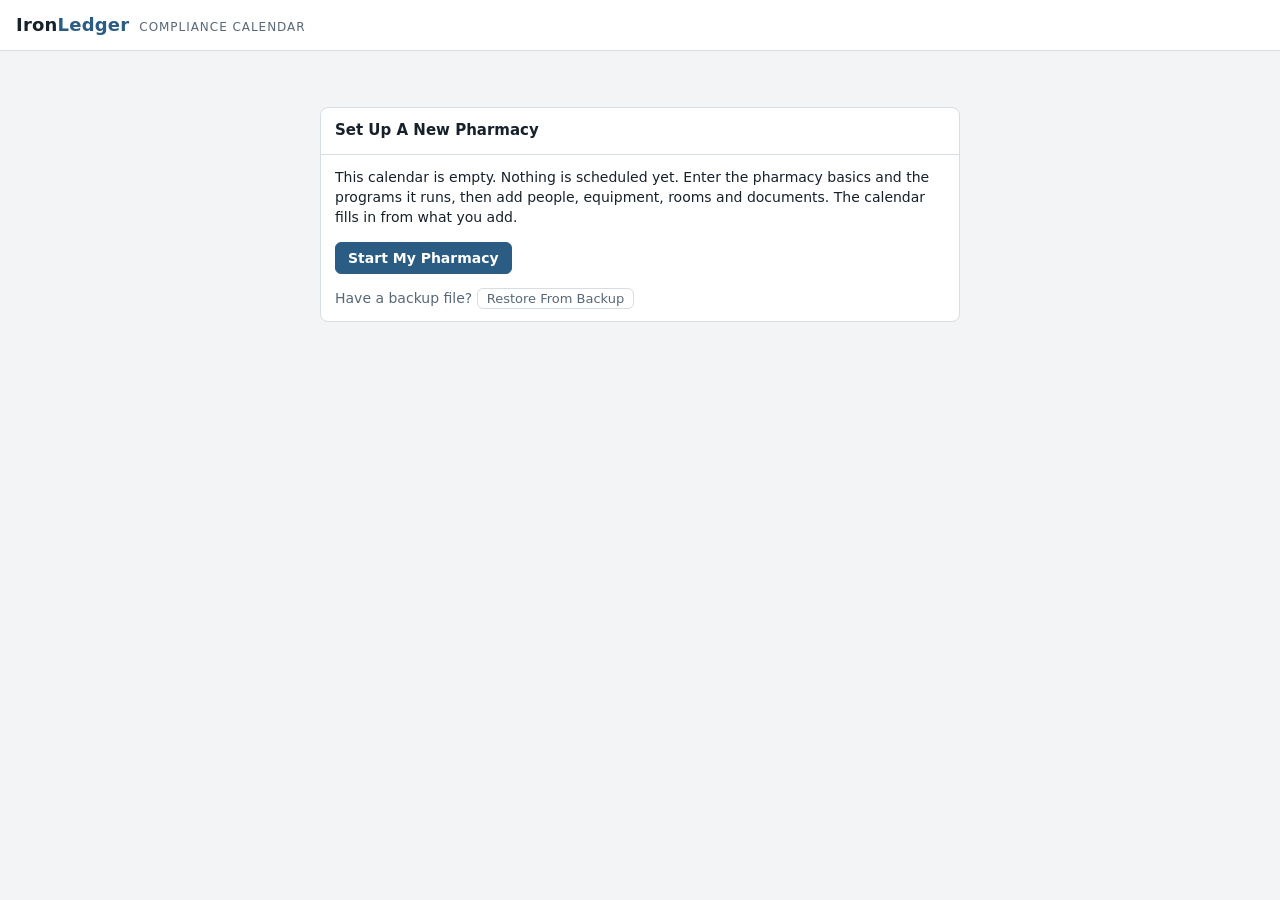
<file: calendar_blank.html>
<!DOCTYPE html>
<html lang="en"><head><meta charset="utf-8"><meta name="viewport" content="width=device-width,initial-scale=1">
<title>IronLedger Compliance Calendar (New Pharmacy)</title>
<style>:root{
  /* Layout idea: ledger-style operations console. Dense tables, status pills, one steel accent. */
  --bg:#f2f4f6;--panel:#fff;--ink:#17212b;--mut:#586878;--line:#d6dde3;--soft:#e9edf1;
  --accent:#2b5c84;--accent-ink:#fff;--accent-soft:#e3eef7;
  --bad:#a8211a;--bad-bg:#fde9e7;--warn:#8a5200;--warn-bg:#fff0cc;--ok:#1a6a39;--ok-bg:#e1f3e8;--gray:#55626f;--gray-bg:#e9edf1;
  --sans:'IBM Plex Sans',system-ui,-apple-system,'Segoe UI',sans-serif;--mono:'IBM Plex Mono',ui-monospace,Consolas,monospace;
  color-scheme:light;
}
@media (prefers-color-scheme:dark){:root:not([data-theme="light"]){
  --bg:#10161c;--panel:#18212a;--ink:#e5eaef;--mut:#9aa9b8;--line:#2a3845;--soft:#212d38;
  --accent:#74aedb;--accent-ink:#0c141b;--accent-soft:#1d3447;
  --bad:#ff9a92;--bad-bg:#3b1a18;--warn:#f2c46b;--warn-bg:#3a2d0f;--ok:#7fd3a0;--ok-bg:#15301f;--gray:#a9b6c3;--gray-bg:#25313c;color-scheme:dark;}}
:root[data-theme="dark"]{
  --bg:#10161c;--panel:#18212a;--ink:#e5eaef;--mut:#9aa9b8;--line:#2a3845;--soft:#212d38;
  --accent:#74aedb;--accent-ink:#0c141b;--accent-soft:#1d3447;
  --bad:#ff9a92;--bad-bg:#3b1a18;--warn:#f2c46b;--warn-bg:#3a2d0f;--ok:#7fd3a0;--ok-bg:#15301f;--gray:#a9b6c3;--gray-bg:#25313c;color-scheme:dark;}
*{box-sizing:border-box}
html,body{margin:0;background:var(--bg);color:var(--ink);font:14px/1.45 var(--sans)}
button,input,select,textarea{font:inherit;color:inherit}
a{color:var(--accent)}
:focus-visible{outline:2px solid var(--accent);outline-offset:2px}
.wrap{max-width:1280px;margin:0 auto;padding:0 16px}
header.top{background:var(--panel);border-bottom:1px solid var(--line)}
.bar{display:flex;align-items:center;gap:16px;padding:12px 0;flex-wrap:wrap}
.brand{display:flex;align-items:baseline;gap:10px;white-space:nowrap}
.mark{font-weight:700;font-size:18px;letter-spacing:.2px}.mark b{color:var(--accent)}
.brand small{color:var(--mut);font-size:12px;text-transform:uppercase;letter-spacing:.08em}
.spacer{flex:1}
.ctl{display:flex;align-items:center;gap:6px;color:var(--mut);font-size:12px;white-space:nowrap}
select,input[type=text],input[type=date],input[type=number],textarea{background:var(--panel);border:1px solid var(--line);border-radius:6px;padding:6px 8px;min-height:32px}
textarea{width:100%;min-height:64px;resize:vertical}
nav.tabs{display:flex;gap:2px;overflow-x:auto;border-top:1px solid var(--line)}
nav.tabs button{background:none;border:0;border-bottom:3px solid transparent;padding:10px 14px;cursor:pointer;color:var(--mut);white-space:nowrap;font-weight:500}
nav.tabs button[aria-selected=true]{color:var(--ink);border-bottom-color:var(--accent)}
main{padding:16px 0 40px;min-height:60vh}
.banner{margin:12px 0 0;padding:8px 12px;border-radius:6px;font-size:13px;display:flex;gap:12px;align-items:center;flex-wrap:wrap}
.banner.demo{background:var(--warn-bg);color:var(--warn)}.banner.info{background:var(--accent-soft);color:var(--ink)}.banner.bad{background:var(--bad-bg);color:var(--bad)}
.tiles{display:grid;grid-template-columns:repeat(auto-fit,minmax(170px,1fr));gap:12px;margin-bottom:16px}
.tile{background:var(--panel);border:1px solid var(--line);border-radius:8px;padding:12px 14px;border-left:4px solid var(--line);cursor:default}
.tile .n{font:600 28px/1.1 var(--mono);font-variant-numeric:tabular-nums}.tile .l{color:var(--mut);font-size:12px;text-transform:uppercase;letter-spacing:.06em;white-space:nowrap}
.tile.bad{border-left-color:var(--bad)}.tile.warn{border-left-color:#d99a1c}.tile.ok{border-left-color:var(--ok)}.tile.acc{border-left-color:var(--accent)}
.card{background:var(--panel);border:1px solid var(--line);border-radius:8px;margin-bottom:16px}
.card>h2,.card>.hd{margin:0;padding:12px 14px;font-size:15px;font-weight:600;border-bottom:1px solid var(--line);display:flex;align-items:center;gap:10px;flex-wrap:wrap}
.card .hd h2{margin:0;font-size:15px}
.card .body{padding:12px 14px}
.hd .sub{color:var(--mut);font-weight:400;font-size:12px}
.tw{overflow-x:auto}
table{border-collapse:collapse;width:100%}
th{font-size:11px;text-transform:uppercase;letter-spacing:.06em;color:var(--mut);text-align:left;padding:8px 10px;border-bottom:1px solid var(--line);white-space:nowrap;background:var(--panel);position:sticky;top:0}
td{padding:7px 10px;border-bottom:1px solid var(--soft);white-space:nowrap;max-width:250px;overflow:hidden;text-overflow:ellipsis;vertical-align:middle}
tr:last-child td{border-bottom:0}
tr.click{cursor:pointer}tr.click:hover td{background:var(--soft)}
.num{font-family:var(--mono);font-variant-numeric:tabular-nums}
.mut{color:var(--mut)}
.pill{display:inline-block;padding:1px 8px;border-radius:999px;font-size:12px;font-weight:600;white-space:nowrap;border:1px solid transparent}
.p-overdue{background:var(--bad-bg);color:var(--bad)}.p-due-soon{background:var(--warn-bg);color:var(--warn)}.p-upcoming{background:var(--accent-soft);color:var(--accent)}
.p-done{background:var(--ok-bg);color:var(--ok)}.p-late-done{background:var(--warn-bg);color:var(--warn);border-color:var(--warn)}.p-na{background:var(--gray-bg);color:var(--gray)}
.p-nobaseline{background:var(--bad-bg);color:var(--bad);border-color:var(--bad)}.p-projected{background:transparent;color:var(--mut);border:1px dashed var(--line)}
.p-High{background:var(--ok-bg);color:var(--ok)}.p-Moderate{background:var(--warn-bg);color:var(--warn)}.p-Low{background:var(--bad-bg);color:var(--bad)}.p-Internal{background:var(--gray-bg);color:var(--gray)}
.btn{background:var(--panel);border:1px solid var(--line);border-radius:6px;padding:5px 12px;cursor:pointer;white-space:nowrap;min-height:30px}
.btn:hover{background:var(--soft)}
.btn.pri{background:var(--accent);color:var(--accent-ink);border-color:var(--accent);font-weight:600}.btn.pri:hover{filter:brightness(1.08)}
.btn.sm{padding:2px 9px;min-height:26px;font-size:13px}
.btn.danger{color:var(--bad)}
.row{display:flex;gap:10px;align-items:center;flex-wrap:wrap}
.cols{display:grid;grid-template-columns:repeat(auto-fit,minmax(300px,1fr));gap:16px}
/* calendar */
.cal{display:grid;grid-template-columns:repeat(7,1fr);border-top:1px solid var(--line);border-left:1px solid var(--line)}
.cal .dow{padding:6px 8px;font-size:11px;text-transform:uppercase;letter-spacing:.06em;color:var(--mut);border-right:1px solid var(--line);border-bottom:1px solid var(--line);background:var(--soft)}
.cal .day{min-height:104px;padding:4px;border-right:1px solid var(--line);border-bottom:1px solid var(--line);cursor:pointer;overflow:hidden;min-width:0}
.cal .day.out{background:var(--soft);opacity:.65}.cal .day.sel{outline:2px solid var(--accent);outline-offset:-2px}
.cal .day .d{font:12px var(--mono);color:var(--mut);display:flex;justify-content:space-between}
.cal .day.today .d b{background:var(--accent);color:var(--accent-ink);border-radius:999px;padding:0 6px}
.chip{display:block;font-size:11.5px;padding:1px 6px;border-radius:4px;margin-top:2px;white-space:nowrap;overflow:hidden;text-overflow:ellipsis}
.more{font-size:11px;color:var(--mut);margin-top:2px}
/* modal */
.ov{position:fixed;inset:0;background:rgba(10,18,26,.55);display:flex;align-items:flex-start;justify-content:center;padding:32px 12px;overflow:auto;z-index:50}
.modal{background:var(--panel);border:1px solid var(--line);border-radius:10px;width:100%;max-width:640px;box-shadow:0 12px 40px rgba(0,0,0,.3)}
.modal.wide{max-width:900px}
.modal h3{margin:0;padding:14px 16px;border-bottom:1px solid var(--line);font-size:16px}
.modal .mb{padding:14px 16px;display:grid;gap:12px}
.modal .mf{padding:12px 16px;border-top:1px solid var(--line);display:flex;gap:8px;justify-content:flex-end;flex-wrap:wrap}
.fld{display:grid;gap:4px}.fld>label,.lbl{font-size:12px;font-weight:600;color:var(--mut);text-transform:uppercase;letter-spacing:.05em}
.fld .hint{font-size:12px;color:var(--mut)}
.g2{display:grid;grid-template-columns:1fr 1fr;gap:12px}
.checks{display:flex;gap:6px 16px;flex-wrap:wrap}.checks label{display:flex;gap:6px;align-items:center;font-size:14px;text-transform:none;letter-spacing:0;font-weight:400;color:var(--ink)}
.warnbox{background:var(--warn-bg);color:var(--warn);padding:8px 10px;border-radius:6px;font-size:13px}
.err{color:var(--bad);font-size:13px}
.kv{display:grid;grid-template-columns:150px 1fr;gap:4px 12px;font-size:13px}.kv dt{color:var(--mut)}.kv dd{margin:0}
.toast{position:fixed;bottom:16px;left:50%;transform:translateX(-50%);background:var(--ink);color:var(--bg);padding:8px 16px;border-radius:8px;z-index:90;font-size:13px}
.sq{display:inline-block;width:14px;height:14px;border-radius:3px;margin-right:2px;vertical-align:middle}
.sq.d{background:var(--ok)}.sq.m{background:var(--bad)}.sq.f{background:var(--line)}
footer.foot{border-top:1px solid var(--line);padding:16px 0;color:var(--mut);font-size:12px;display:flex;gap:8px;align-items:baseline}
footer.foot b{color:var(--ink)}
@media (max-width:700px){.g2{grid-template-columns:1fr}.cal .day{min-height:70px}.chip{font-size:10.5px}.kv{grid-template-columns:1fr}}
@media (prefers-reduced-motion:reduce){*{transition:none!important}}

/* calendar additions */
.btn-grp{display:inline-flex;gap:4px}
.clock{display:flex;align-items:center;gap:8px;background:var(--soft);border:1px solid var(--line);border-radius:8px;padding:4px 10px;cursor:pointer;white-space:nowrap;font-size:13px}
.clock:hover{background:var(--accent-soft)}
.clock .num{font-weight:600;font-size:14px}
.navbar{margin-bottom:6px}
.cal .dow.wk{background:var(--line)}
.cal .day.wk{background:repeating-linear-gradient(135deg,transparent 0 8px,rgba(120,140,160,.07) 8px 16px)}
.cal .day.cls{background:repeating-linear-gradient(135deg,rgba(120,140,160,.10) 0 6px,rgba(120,140,160,.03) 6px 12px)}
.sw{display:inline-block;width:14px;height:14px;border:1px solid var(--line);border-radius:3px;vertical-align:middle;margin:0 4px 0 8px}
.sw.wk{background:repeating-linear-gradient(135deg,transparent 0 4px,rgba(120,140,160,.25) 4px 8px)}
.sw.cls{background:rgba(120,140,160,.35)}
.hl{font-size:11px;padding:0 5px;border-radius:3px;margin-top:2px;white-space:nowrap;overflow:hidden;text-overflow:ellipsis}
.hl.hol{background:#efe6fb;color:#5b2a91}.hl.closed{background:var(--warn-bg);color:var(--warn);font-weight:600}.hl.obs2{background:var(--soft);color:var(--mut)}.hl.leap{background:var(--ok-bg);color:var(--ok)}.hl.dst{background:var(--warn-bg);color:var(--warn)}
@media (prefers-color-scheme:dark){:root:not([data-theme="light"]) .hl.hol{background:#2d1f45;color:#cbb0f0}}
.chip.plan{background:transparent;border:1px dashed var(--accent);color:var(--ink)}
.dayhead{display:flex;gap:16px;align-items:flex-start}
.tl{border:1px solid var(--line);border-radius:6px;overflow:hidden}
.tlr{display:grid;grid-template-columns:76px 1fr;min-height:30px;border-bottom:1px solid var(--soft)}
.tlr:last-child{border-bottom:0}
.tlh{padding:5px 8px;font:12px var(--mono);color:var(--mut);border-right:1px solid var(--line);background:var(--soft)}
.tlr.shut .tlb{background:repeating-linear-gradient(135deg,rgba(120,140,160,.12) 0 6px,rgba(120,140,160,.04) 6px 12px)}
.tlr.open .tlb{background:var(--panel)}
.tlr.nowrow .tlh{background:var(--accent);color:var(--accent-ink)}
.tlb{padding:3px 8px;display:flex;gap:8px;flex-wrap:wrap;align-items:center}
.nowtag{font-size:11px;color:var(--accent);font-weight:600}

.cal .day.pre{background:var(--soft);cursor:not-allowed;opacity:.35}
.btn:disabled{opacity:.4;cursor:not-allowed}

.wk7{display:grid;grid-template-columns:repeat(7,minmax(130px,1fr));border-top:1px solid var(--line);border-left:1px solid var(--line);min-width:980px}
.wcol{min-height:300px;padding:4px;border-right:1px solid var(--line);border-bottom:1px solid var(--line);min-width:0}
.wcol .wh{padding:2px 2px 6px}
.wcol.wk{background:repeating-linear-gradient(135deg,transparent 0 8px,rgba(120,140,160,.07) 8px 16px)}
.wcol.cls{background:repeating-linear-gradient(135deg,rgba(120,140,160,.10) 0 6px,rgba(120,140,160,.03) 6px 12px)}
.wcol.today .wh b{background:var(--accent);color:var(--accent-ink);border-radius:999px;padding:0 8px}
.wcol.pre{background:var(--soft);opacity:.35}

.calwrap{display:flex;align-items:flex-start}.calmain{flex:1;min-width:0}
.dayside{width:350px;flex:none;border-left:1px solid var(--line);position:sticky;top:8px;max-height:calc(100vh - 16px);overflow:auto;background:var(--panel);padding-bottom:8px}
.dayside .sdh{display:flex;justify-content:space-between;gap:8px;align-items:flex-start;padding:12px 14px 8px}
.dayside .sh{padding:10px 14px 4px;font-weight:600;font-size:12px;text-transform:uppercase;letter-spacing:.05em;color:var(--mut)}
.dayside .sdf{padding:6px 14px;font-size:12.5px}
.sr{display:flex;gap:10px;padding:8px 14px;border-top:1px solid var(--line);cursor:pointer;align-items:center}
.sr:hover{background:var(--soft)}
.sr .tm{width:72px;flex:none;font-variant-numeric:tabular-nums;font-weight:600;font-size:13px}
.sr .tx{min-width:0;flex:1}.sr .tx b,.sr .tx span.mut{display:block;white-space:nowrap;overflow:hidden;text-overflow:ellipsis}
@media (max-width:900px){.calwrap{flex-direction:column}.dayside{width:100%;position:static;max-height:none;border-left:0;border-top:1px solid var(--line)}}

.sec{font-weight:600;font-size:12px;text-transform:uppercase;letter-spacing:.05em;color:var(--mut);margin:14px 0 6px;padding-top:10px;border-top:1px solid var(--line)}
.cmts{display:flex;flex-direction:column;gap:6px;margin-bottom:6px}.cmt{padding:6px 8px;background:var(--soft);border-radius:6px}
.att{display:flex;gap:10px;align-items:center;padding:4px 0}.att a{max-width:260px;overflow:hidden;text-overflow:ellipsis;white-space:nowrap}.att .mut{flex:1;font-size:12px;white-space:nowrap;overflow:hidden;text-overflow:ellipsis}
.badge{display:inline-block;min-width:18px;padding:0 6px;border-radius:999px;background:var(--accent);color:var(--accent-ink);font-size:11.5px;font-weight:700;text-align:center}
.sr .tx .pl{display:block;margin-top:3px}
.dayside{width:380px}
.btn:disabled{opacity:.5;cursor:not-allowed}

/* ===== full-width calendar, fits the screen ===== */
.wrap{max-width:1680px}
.wrap.wide{max-width:none;padding:0 20px}
.calbar{display:flex;justify-content:space-between;align-items:center;gap:12px;flex-wrap:wrap;padding-top:8px;padding-bottom:4px}
.calbar .navbar{margin:0}.togs{gap:14px}
.cal .day{min-height:clamp(80px,calc((100vh - 440px)/6),200px)}
.wk7{grid-template-columns:repeat(7,minmax(0,1fr));min-width:0}
.wk7 .wcol{min-height:clamp(240px,calc(100vh - 380px),900px)}
.wk7.nw2 .wcol{min-height:clamp(140px,calc((100vh - 400px)/2),460px)}
.wcol.sel{outline:2px solid var(--accent);outline-offset:-2px}
.tl .tlr{min-height:34px}

.modal.xwide{max-width:1240px}
.ctx{position:fixed;z-index:80;background:var(--panel);border:1px solid var(--line);border-radius:8px;box-shadow:0 8px 24px rgba(0,0,0,.25);padding:4px;display:flex;flex-direction:column;min-width:170px}
.ctx button{text-align:left;border:0;background:none;padding:7px 10px;border-radius:5px;font:inherit;cursor:pointer;color:var(--ink)}.ctx button:hover{background:var(--soft)}
.ser{display:grid;border:1px solid var(--line);border-radius:6px;overflow:hidden;margin:8px 0}
.serc{min-height:90px;padding:4px;border-right:1px solid var(--line);min-width:0}.serc:last-child{border-right:0}.serc.now{background:var(--accent-soft)}
.serh{font:600 12px var(--sans);color:var(--mut);margin-bottom:4px}

.chip.plan.rem{border-style:dotted;font-style:italic}
</style></head><body>
<div id="app"></div><div id="modal"></div>
<script>
window.IL_BLANK=true;
/* IronLedger Compliance Calendar - scheduling engine (pure functions, no DOM). */
const IL = (function () {
  'use strict';
  const DAY = 86400000;
  const pad = n => String(n).padStart(2, '0');
  function pd(s) { const p = s.split('-'); return Date.UTC(+p[0], +p[1] - 1, +p[2]); }
  function fd(ms) { const t = new Date(ms); return t.getUTCFullYear() + '-' + pad(t.getUTCMonth() + 1) + '-' + pad(t.getUTCDate()); }
  function addDays(s, n) { return fd(pd(s) + n * DAY); }
  function diffDays(a, b) { return Math.round((pd(a) - pd(b)) / DAY); }
  function addMonths(s, n, day) {
    const p = s.split('-').map(Number); const tm = p[1] - 1 + n;
    const y = p[0] + Math.floor(tm / 12); const m = ((tm % 12) + 12) % 12;
    const dim = new Date(Date.UTC(y, m + 1, 0)).getUTCDate();
    return y + '-' + pad(m + 1) + '-' + pad(Math.min(day || p[2], dim));
  }
  function addInterval(s, n, unit, day) {
    if (unit === 'day') return addDays(s, n);
    if (unit === 'week') return addDays(s, 7 * n);
    if (unit === 'month') return addMonths(s, n, day);
    if (unit === 'year') return addMonths(s, 12 * n, day);
    throw new Error('Unknown unit ' + unit);
  }
  function statusFor(due, today, lead) { const d = diffDays(due, today); return d < 0 ? 'overdue' : (d <= lead ? 'due-soon' : 'upcoming'); }
  function mkOpen(due, today, lead, extra) { return Object.assign({ due, status: statusFor(due, today, lead), days: diffDays(due, today), done: false }, extra); }
  function mkDone(due, rec, extra) {
    const eff = (rec.allowedDue && rec.allowedDue > due) ? rec.allowedDue : due;
    const late = !!(due && rec.completedOn > eff);
    return Object.assign({ due, status: rec.status === 'na' ? 'na' : (late ? 'late-done' : 'done'), done: true, rec, lateDays: late ? diffDays(rec.completedOn, eff) : 0, days: due ? diffDays(due, rec.completedOn) : null }, extra);
  }

  /* One track = one obligation for one subject. Returns its occurrences in due order. */
  function trackOccurrences(a) {
    const ob = a.ob, r = ob.rec, trk = a.trk || {}, today = a.today;
    const lead = trk.lead != null ? trk.lead : (ob.lead || 0);
    const horizon = a.to;
    const recs = (a.recs || []).filter(x => x.status !== 'void')
      .sort((x, y) => x.completedOn < y.completedOn ? -1 : x.completedOn > y.completedOn ? 1 : ((x.createdAt || '') < (y.createdAt || '') ? -1 : 1));
    const out = [];
    if (r.kind === 'rolling') {
      const n = trk.n || r.n, unit = trk.unit || r.unit;
      let prev = null; const base = trk.baselineDate || null;
      const real = recs.filter(x => x.status !== 'na');
      if (base && (!real.length || base <= real[0].completedOn)) prev = base;
      for (const rec of real) {
        const due = prev ? addInterval(prev, n, unit) : (trk.firstDue || null);
        out.push(mkDone(due, rec, { key: 'r:' + rec.id, windowStart: prev }));
        prev = rec.completedOn;
      }
      const due = prev ? addInterval(prev, n, unit) : (trk.firstDue || null);
      if (!due) out.push({ key: 'r:open', due: null, status: 'nobaseline', done: false, days: null });
      else {
        out.push(mkOpen(due, today, lead, { key: 'r:open:' + due, windowStart: prev }));
        let d = due, g = 0;
        while (g++ < 400) { d = addInterval(d, n, unit); if (d > horizon) break; out.push({ key: 'p:' + d, due: d, status: 'projected', projected: true, done: false, days: diffDays(d, today) }); }
      }
    } else if (r.kind === 'expiry') {
      let due = trk.firstDue || null;
      for (const rec of recs) { if (rec.status === 'na') continue; out.push(mkDone(due, rec, { key: 'e:' + rec.id })); due = rec.nextDue || null; }
      if (!due) out.push({ key: 'e:open', due: null, status: 'nobaseline', done: false, days: null });
      else {
        const o = mkOpen(due, today, lead, { key: 'e:open:' + due });
        o.openDate = addDays(due, -(r.windowDays || 0)); o.canAct = r.windowDays ? today >= o.openDate : true; out.push(o);
      }
    } else if (r.kind === 'fixed') {
      const n = trk.n || r.n, unit = trk.unit || r.unit;
      const anchor = trk.anchor || r.anchor || today; const aday = +anchor.slice(8);
      const sf = trk.startFrom || r.startFrom; const start = (sf && sf > (a.trackStart || today)) ? sf : (a.trackStart || today);
      const dueAt = k => addInterval(anchor, k * n, unit, aday);
      let k;
      if (unit === 'day' || unit === 'week') { const per = n * (unit === 'week' ? 7 : 1); k = Math.ceil(diffDays(start, anchor) / per); }
      else { k = 0; while (dueAt(k) >= start && k > -5000) k--; while (dueAt(k) < start) k++; }
      const byDue = {}; for (const x of recs) if (x.forDue) byDue[x.forDue] = x;
      let prevDue = dueAt(k - 1), g = 0;
      for (; g < 3000; k++, g++) {
        const due = dueAt(k); if (due > horizon) break;
        let rec = byDue[due];
        if (!rec) rec = recs.find(x => !x.forDue && x.completedOn > prevDue && x.completedOn <= due);
        const ws = addDays(prevDue, 1);
        out.push(rec ? mkDone(due, rec, { key: 'f:' + due, windowStart: ws }) : mkOpen(due, today, lead, { key: 'f:' + due, windowStart: ws }));
        prevDue = due;
      }
    } else if (r.kind === 'event') {
      for (const ev of (a.events || [])) {
        const due = r.direction === 'before' ? addDays(ev.eventDate, -r.offset) : addDays(ev.eventDate, r.offset);
        const rec = recs.find(x => x.forEvent === ev.id);
        out.push(rec ? mkDone(due, rec, { key: 'v:' + ev.id, event: ev }) : mkOpen(due, today, lead, { key: 'v:' + ev.id, event: ev }));
      }
    } else if (r.kind === 'once') {
      const due = trk.due || r.due; const rec = recs[0];
      out.push(rec ? mkDone(due, rec, { key: 'o:' + due }) : mkOpen(due, today, lead, { key: 'o:' + due }));
    }
    out.sort((x, y) => (x.due || '9999') < (y.due || '9999') ? -1 : 1);
    return out;
  }

  /* ---- library + tracks ---- */
  function mergeObligations(seed, overrides, custom) {
    const out = [];
    for (const s of seed) {
      const o = (overrides && overrides[s.id]) || {};
      const m = Object.assign({}, s, o);
      m.rec = Object.assign({}, s.rec, o.rec || {});
      m.active = o.active != null ? o.active : s.defaultActive !== false;
      m.custom = false; out.push(m);
    }
    for (const c of (custom || [])) { out.push(Object.assign({}, c, { custom: true, active: c.active !== false })); }
    return out;
  }
  function applies(ob, st) {
    const f = (st.profile && st.profile.features) || {};
    if (ob.requires && !ob.requires.every(x => f[x])) return false;
    if (ob.jur && ob.jur !== 'US' && ob.jur !== (st.profile && st.profile.state)) return false;
    return true;
  }
  function personMatch(p, tag) {
    if (!tag || tag === 'any') return true;
    if (tag === 'pharmacist') return p.role === 'Pharmacist';
    if (tag === 'technician') return p.role === 'Technician';
    return (p.tags || []).includes(tag);
  }
  function subjectsFor(ob, st) {
    const act = x => !x.archived;
    if (ob.scope === 'facility') return (st.sites || []).filter(act).map(s => ({ type: 'site', id: s.id, name: s.name, siteId: s.id, data: s }));
    if (ob.scope === 'room') return (st.rooms || []).filter(act).filter(r => !ob.roomKinds || ob.roomKinds.includes(r.kind)).map(r => ({ type: 'room', id: r.id, name: r.name, siteId: r.siteId || '', data: r }));
    if (ob.scope === 'person') return (st.people || []).filter(act).filter(p => personMatch(p, ob.personTag)).map(p => ({ type: 'person', id: p.id, name: p.name, siteId: p.siteId || '', data: p }));
    if (ob.scope === 'equipment') return (st.equipment || []).filter(act).filter(e => !ob.equipTypes || ob.equipTypes.includes(e.kind)).map(e => ({ type: 'equipment', id: e.id, name: e.name, siteId: e.siteId || '', data: e }));
    if (ob.scope === 'document') return (st.documents || []).filter(act).filter(d => !ob.docTypes || ob.docTypes.includes(d.type)).map(d => ({ type: 'document', id: d.id, name: d.title, siteId: d.siteId || '', data: d }));
    return [];
  }
  function responsible(st, ob, trk) {
    if (trk && trk.assignee) { const p = (st.people || []).find(x => x.id === trk.assignee); if (p) return p; }
    const p = (st.people || []).find(x => !x.archived && (x.duties || []).includes(ob.ownerRole));
    return p || null;
  }
  function buildTracks(st, obs) {
    const tracks = [];
    for (const ob of obs) {
      if (!ob.active || !applies(ob, st)) continue;
      for (const subj of subjectsFor(ob, st)) {
        const key = ob.id + '|' + subj.id;
        const trk = Object.assign({}, (st.tracks || {})[key] || {});
        if (trk.inactive) { tracks.push({ key, ob, subj, trk, inactive: true }); continue; }
        if (ob.firstDueField && !trk.firstDue && subj.data[ob.firstDueField]) trk.firstDue = subj.data[ob.firstDueField];
        if (ob.baselineField && !trk.baselineDate && subj.data[ob.baselineField]) trk.baselineDate = subj.data[ob.baselineField];
        if (subj.type === 'document' && !trk.n) { trk.n = +subj.data.reviewMonths || 12; trk.unit = 'month'; }
        tracks.push({ key, ob, subj, trk, who: responsible(st, ob, trk) });
      }
    }
    return tracks;
  }
  /* All occurrences for all tracks within [from,to]. Open items outside the range are kept when overdue. */
  function collect(st, obs, today, from, to, opt) {
    opt = opt || {};
    const tracks = buildTracks(st, obs); const out = []; const noBase = [];
    const recsByTrack = {}; for (const r of (st.records || [])) (recsByTrack[r.track] = recsByTrack[r.track] || []).push(r);
    const evByTrack = {}; for (const e of (st.events || [])) (evByTrack[e.track] = evByTrack[e.track] || []).push(e);
    for (const t of tracks) {
      if (t.inactive) continue;
      if (opt.skipRoutine && t.ob.routine) continue;
      if (opt.siteId && t.subj.siteId && t.subj.siteId !== opt.siteId) continue;
      const hz = to > addDays(today, 800) ? to : addDays(today, 800);
      const occs = trackOccurrences({ ob: t.ob, trk: t.trk, recs: recsByTrack[t.key] || [], events: evByTrack[t.key] || [], today, to: hz, trackStart: st.profile && st.profile.trackingStart });
      for (const o of occs) {
        o.track = t; o.trackKey = t.key;
        if (opt.adjust && !o.done && o.due && o.status !== 'nobaseline' && (t.ob.rec.kind === 'rolling' || t.ob.rec.kind === 'fixed')) {
          const nd = opt.adjust(o.due);
          if (nd && nd !== o.due) {
            o.origDue = o.due; o.due = nd; o.moved = true; o.days = diffDays(nd, today);
            if (!o.projected) o.status = statusFor(nd, today, t.trk.lead != null ? t.trk.lead : (t.ob.lead || 0));
          }
        }
        if (o.status === 'nobaseline') { noBase.push(o); out.push(o); continue; }
        if (o.due >= from && o.due <= to) out.push(o);
        else if (!o.done && o.status === 'overdue') out.push(o);
      }
    }
    return { occs: out, noBase, tracks };
  }
  function stats(occs, today, from, to) {
    let on = 0, late = 0, missed = 0, na = 0;
    for (const o of occs) {
      if (o.projected || o.status === 'nobaseline' || !o.due) continue;
      if (o.due < from || o.due > to || o.due > today) continue;
      if (o.status === 'done') on++; else if (o.status === 'late-done') late++; else if (o.status === 'na') na++; else if (o.status === 'overdue') missed++;
    }
    const den = on + late + missed;
    return { on, late, missed, na, total: den, onTimeRate: den ? on / den : null, doneRate: den ? (on + late) / den : null };
  }
  function freqText(ob, trk) {
    const r = ob.rec; trk = trk || {};
    const u = (n, unit) => n === 1 ? ({ day: 'Daily', week: 'Weekly', month: 'Monthly', year: 'Annually' })[unit] : 'Every ' + n + ' ' + unit + 's';
    const nn = trk.n || r.n, uu = trk.unit || r.unit;
    if (r.kind === 'fixed') return u(nn, uu) + ' on set dates';
    if (r.kind === 'rolling') return 'Every ' + (nn === 1 ? '' : nn + ' ') + uu + (nn === 1 ? '' : 's') + ' from last done';
    if (r.kind === 'expiry') return 'At expiration' + (r.windowDays ? ' (window opens ' + r.windowDays + ' days before)' : '');
    if (r.kind === 'event') return r.offset + ' days ' + (r.direction === 'before' ? 'before' : 'after') + ' event';
    return 'One time';
  }
  function toICS(items, prodId) {
    const esc = s => String(s || '').replace(/\\/g, '\\\\').replace(/;/g, '\;').replace(/,/g, '\\,').replace(/\r?\n/g, '\\n');
    const L = ['BEGIN:VCALENDAR', 'VERSION:2.0', 'PRODID:-//' + (prodId || 'IronLedger') + '//Compliance Calendar//EN', 'CALSCALE:GREGORIAN'];
    for (const it of items) {
      const d = it.due.replace(/-/g, ''); const nd = addDays(it.due, 1).replace(/-/g, '');
      L.push('BEGIN:VEVENT', 'UID:' + it.uid + '@ironledgerrx.com', 'DTSTAMP:' + it.stamp, 'DTSTART;VALUE=DATE:' + d, 'DTEND;VALUE=DATE:' + nd,
        'SUMMARY:' + esc(it.title), 'DESCRIPTION:' + esc(it.desc), 'BEGIN:VALARM', 'ACTION:DISPLAY', 'DESCRIPTION:' + esc(it.title), 'TRIGGER:-P' + (it.alarmDays || 7) + 'D', 'END:VALARM', 'END:VEVENT');
    }
    L.push('END:VCALENDAR'); return L.join('\r\n');
  }
  return { pd, fd, addDays, diffDays, addMonths, addInterval, statusFor, trackOccurrences, mergeObligations, applies, subjectsFor, buildTracks, collect, stats, freqText, responsible, toICS };
})();


/* Seed obligation library. conf: High = primary text or 2+ independent sources agree; Moderate = one secondary source, or sources differ in detail;
   Low = secondary summary only, off by default; Internal = your own policy, no external claim. Verified 2026-11-13. */
const U={
 dea1301:{t:'21 CFR 1301.13 (Cornell LII)',u:'https://www.law.cornell.edu/cfr/text/21/1301.13'},
 deareg:{t:'DEA registration reminders',u:'https://deaecom.gov/drugreg/registration.html'},
 dea1304:{t:'21 CFR 1304.11 (Cornell LII)',u:'https://www.law.cornell.edu/cfr/text/21/1304.11'},
 tx17:{t:'22 TAC 291.17 (Cornell LII, history through 2019)',u:'https://www.law.cornell.edu/regulations/texas/22-Tex-Admin-Code-SS-291-17'},
 txrules:{t:'TSBP recent adopted rule changes',u:'https://www.pharmacy.texas.gov/Rules_Recent_Adopted_Changes.asp'},
 txpp:{t:'TSBP theft and loss policy recommendations (2019)',u:'https://www.pharmacy.texas.gov/files_pdf/audit-shortages-p-and-p.pdf'},
 tx3:{t:'22 TAC 291.3 Required Notifications',u:'https://www.law.cornell.edu/regulations/texas/22-Tex-Admin-Code-SS-291-3'},
 txupd:{t:'TSBP forms to update a pharmacy license',u:'https://www.pharmacy.texas.gov/licensees/pharmacy-update-forms.asp'},
 txpic:{t:'TSBP Change of PIC form',u:'https://www.pharmacy.texas.gov/files_pdf/Change_PIC.pdf'},
 txren:{t:'TSBP pharmacy license renewal',u:'https://www.pharmacy.texas.gov/infocies/renewals/lic'},
 occ559:{t:'Texas Occupations Code ch. 559',u:'https://statutes.capitol.texas.gov/Docs/OC/htm/OC.559.htm'},
 txce:{t:'TSBP pharmacist CE FAQ',u:'https://www.pharmacy.texas.gov/licensees/ce-pharmacist-faq.asp'},
 netce:{t:'NetCE Texas CE summary (secondary)',u:'https://www.netce.com/ce-requirements/pharmacist/TX/'},
 wa795:{t:'WA DOH USP <795> worksheet (quotes chapter)',u:'https://www.doh.wa.gov/sites/default/files/2024-02/690-326-USP795NonsterileCompoundingAddendum.pdf'},
 ptdp:{t:'Pharmacy Times: designated person duties',u:'https://pharmacytimes.com/view/identify-the-responsibilities-of-a-designated-person'},
 wk797:{t:'Wolters Kluwer: USP 797 competency and media fill',u:'https://www.wolterskluwer.com/en/expert-insights/usp-797-clean-room-training-aseptic-manipulations-skills'},
 eur797:{t:'Eurofins: USP 797 testing frequencies',u:'https://www.eurofins.com/en-us/environment-testing/built-environment-testing/services/usp797/'},
 achc:{t:'ACHC Surveyor Newsletter 2025',u:'https://online.flippingbook.com/view/511599410/46-47'},
 ma797:{t:'Mass.gov sterile compounding inspection template',u:'https://www.mass.gov/doc/sterile-compounding-pharmacy-inspection-template-pdf/download'},
 pace:{t:'Pace Labs: USP 797 cleanroom Q&A',u:'https://www.pacelabs.com/building-sciences/usp-797-qa-cleanroom-requirements/'},
 nc797:{t:'NC Board of Pharmacy certification guidance',u:'https://ncbop.org/downloads/GuidanceDocumentCertificationReportsEnviroSamplingFeb2018.pdf'},
 wkq:{t:'Wolters Kluwer: What is USP 797',u:'https://wolterskluwer.com/en/expert-insights/what-is-usp-797-and-how-to-stay-compliant'},
 prem:{t:'Premier: USP 797 2023 changes',u:'https://ce.pharmacy.premierinc.com/assets/ClientID_168/EventAssets/06-29-telece-presentation_slides.pdf'},
 nabp800:{t:'NABP Universal Inspection Form, USP <800>',u:'https://www.wvbop.com/www/download_resource.asp?id=343'},
 ptHD:{t:'Pharmacy Times: HD training under USP <800>',u:'https://www.pharmacytimes.com/view/how-does-a-pharmacy-train-staff-to-handle-hds'},
 arl:{t:'ARL: USP 800 wipe sampling',u:'https://www.arlok.com/?p=2795'},
 osha:{t:'OSHA 29 CFR 1910.1030 enforcement summary',u:'https://www.osha.gov/bloodborne-pathogens/enforcement'},
 oshaecp:{t:'OSHA 29 CFR 1910.1030',u:'https://www.osha.gov/laws-regs/regulations/standardnumber/1910/1910.1030'},
 studyg:{t:'Study-guide summary of USP <797> (secondary)',u:'https://open-exam-prep.com/study-guides/bcscp/ch07-materials-equipment-workflow/7-4-calibration-verification-validation-maintenance'}
};
const SEED=[
/* ---------- Federal: DEA ---------- */
{id:'dea-reg',cat:'Controlled Substances',title:'DEA Registration Renewal',scope:'facility',ownerRole:'Owner',requires:['controlled'],jur:'US',basis:'Requirement',auth:'21 CFR 1301.13',conf:'High',
 rec:{kind:'expiry',windowDays:60},lead:90,firstDueField:'deaExpiry',res:null,
 evid:'Renewal confirmation and new certificate',note:'Registration is per location. Renewal can be filed no earlier than 60 days before expiration. DEA emails reminders at 60, 45, 30, 15 and 5 days. Operating after expiration without a timely renewal on file is not permitted.',src:[U.dea1301,U.deareg]},
{id:'dea-biennial',cat:'Controlled Substances',title:'DEA Biennial Controlled Substance Inventory',scope:'facility',ownerRole:'PIC',requires:['controlled'],jur:'US',basis:'Requirement',auth:'21 CFR 1304.11(c), 1304.04',conf:'High',
 rec:{kind:'rolling',n:2,unit:'year'},lead:90,
 evid:'Signed inventory record (exact count for Schedule II; opening or close of business noted)',note:'May be taken on any date within two years of the previous biennial inventory. Records are kept at least two years. In Texas the annual inventory below normally satisfies this one: record it once and tick the linked box.',src:[U.dea1304]},
{id:'tx-cs-annual',cat:'Controlled Substances',title:'Texas Annual Controlled Substance Inventory',scope:'facility',ownerRole:'PIC',requires:['controlled'],jur:'TX',basis:'Requirement',auth:'22 TAC 291.17(c)',conf:'Moderate',
 rec:{kind:'fixed',n:1,unit:'year',anchor:'2026-05-01'},lead:45,alsoSatisfies:['dea-biennial'],
 evid:'Signed, dated inventory including out-of-date drugs',note:'Taken on May 1 each year or on the pharmacy\'s regular general physical inventory date (change the date under Edit Track). The rule allows taking it within four days of that date. VERIFY: the Cornell copy requires notarization within 3 days, but TSBP adopted amendments to 291.17 on Aug 29, 2025, and the proposal text removed the notarization requirement. Confirm the current text.',src:[U.tx17,U.txrules]},
{id:'cs-reconcile',cat:'Controlled Substances',title:'Monthly Controlled Substance Reconciliation',scope:'facility',ownerRole:'PIC',requires:['controlled'],jur:'TX',basis:'Guidance',auth:'TSBP policy recommendations (2019)',conf:'Moderate',
 rec:{kind:'fixed',n:1,unit:'month',anchor:'2026-12-31'},lead:7,
 evid:'Reconciliation of dispensed, ordered and on-hand quantities, signed',note:'TSBP recommends reconciling dispensed, ordered and on-hand controlled substances between annual inventories, monthly at a minimum. This is guidance, not a rule.',src:[U.txpp]},
{id:'cs-cycle',cat:'Controlled Substances',title:'Schedule II Perpetual Inventory Cycle Count',scope:'facility',ownerRole:'PIC',requires:['controlled'],jur:'US',basis:'Internal',auth:'Your policy',conf:'Internal',defaultActive:false,
 rec:{kind:'fixed',n:1,unit:'month',anchor:'2026-12-15'},lead:5,evid:'Cycle count sheet with variances resolved',note:'Frequency is set by your own policy. TSBP recommends a perpetual inventory of CII drugs; it does not set a count frequency.',src:[U.txpp]},
/* ---------- Texas: licensure and notifications ---------- */
{id:'tx-pharmacy-license',cat:'Licensure',title:'Texas Pharmacy License Renewal',scope:'facility',ownerRole:'Owner',requires:[],jur:'TX',basis:'Requirement',auth:'Texas Pharmacy Act; TSBP renewal',conf:'High',
 rec:{kind:'expiry',windowDays:60},lead:90,firstDueField:'tsbpExpiry',
 evid:'Signed renewal form, fee receipt, renewed license posted',note:'TSBP will not accept a renewal if the license does not expire within 60 days. The paper form is required; online payment alone does not complete the renewal. Sterile compounding pharmacies have additional renewal requirements. The renewal cycle length was not confirmed this session: enter the new expiration date from the renewed license.',src:[U.txren]},
{id:'tx-rph-license',cat:'Licensure',title:'Pharmacist License Renewal and 30 Hours CE',scope:'person',personTag:'pharmacist',ownerRole:'PIC',jur:'TX',basis:'Requirement',auth:'Occ. Code 559.053; 22 TAC 295.8',conf:'High',
 rec:{kind:'expiry',windowDays:0},lead:120,firstDueField:'licExpiry',
 evid:'Renewal confirmation; CE certificates (kept 3 years from reporting)',note:'Renewal is every two years and requires 30 contact hours of approved CE from the preceding 24 months, including 1 hour of Texas pharmacy law. A fingerprint background check is required before renewal (secondary source). VERIFY: TSBP adopted amendments to 295.8 effective Sept 1, 2026. Check the current subject-hour breakdown before relying on any hour count other than the 30 total.',src:[U.occ559,U.txce,U.txrules]},
{id:'tx-tech-reg',cat:'Licensure',title:'Technician Registration Renewal and CE',scope:'person',personTag:'technician',ownerRole:'PIC',jur:'TX',basis:'Requirement',auth:'22 TAC 297.8',conf:'Moderate',
 rec:{kind:'expiry',windowDays:0},lead:90,firstDueField:'licExpiry',
 evid:'Renewal confirmation; CE certificates or national certification',note:'Biennial renewal. A secondary source lists 20 CE hours (or maintained national certification) with 1 hour of Texas law. VERIFY: TSBP adopted amendments to 297.8 effective Sept 1, 2026.',src:[U.netce,U.txrules]},
{id:'tx-pic-change',cat:'Texas Notifications',title:'Report Change of Pharmacist-in-Charge to TSBP',scope:'facility',ownerRole:'PIC',jur:'TX',basis:'Requirement',auth:'22 TAC 291.3',conf:'High',
 rec:{kind:'event',offset:10,direction:'after'},lead:3,evid:'Board confirmation or submitted Change of PIC form (copy kept at the pharmacy)',note:'The incoming PIC notifies the Board within 10 days. Trigger this when a PIC change happens, using the date of the change.',src:[U.tx3,U.txpic,U.txupd]},
{id:'tx-pic-inventory',cat:'Texas Notifications',title:'Change-of-PIC Controlled Substance Inventory',scope:'facility',ownerRole:'PIC',requires:['controlled'],jur:'TX',basis:'Requirement',auth:'22 TAC 291.3, 291.17',conf:'High',
 rec:{kind:'event',offset:0,direction:'after'},lead:0,evid:'Inventory signed by incoming and departing PIC',note:'The Change of PIC form attests that the required inventory has been taken. Trigger this together with the PIC change, using the same date.',src:[U.txpic,U.tx3]},
{id:'tx-officer-change',cat:'Texas Notifications',title:'Report Change of Managing Officer to TSBP',scope:'facility',ownerRole:'Owner',jur:'TX',basis:'Requirement',auth:'22 TAC 291.3',conf:'High',
 rec:{kind:'event',offset:10,direction:'after'},lead:3,evid:'Submitted change form and confirmation',note:'Adding, removing or changing a managing officer is reported within 10 days.',src:[U.txupd,U.tx3]},
{id:'tx-location-change',cat:'Texas Notifications',title:'Notify TSBP of Change of Location',scope:'facility',ownerRole:'Owner',jur:'TX',basis:'Requirement',auth:'22 TAC 291.3(a)',conf:'Moderate',
 rec:{kind:'event',offset:14,direction:'before'},lead:7,evid:'Submitted notification and confirmation',note:'The rule text read this session refers to notification 14 days before a change of location (with an emergency exception). Trigger this with the planned move date. VERIFY the full text of 291.3(a).',src:[U.tx3,U.txupd]},
/* ---------- USP <795> ---------- */
{id:'u795-training',cat:'USP <795> Nonsterile',title:'Nonsterile Compounding Training and Competency',scope:'person',personTag:'ns-compounder',ownerRole:'Designated Person',requires:['nonsterile'],jur:'US',basis:'Standard',auth:'USP <795> section 2',conf:'High',
 rec:{kind:'rolling',n:12,unit:'month'},lead:45,evid:'Training record and competency evaluation',note:'Initially and at least every 12 months for personnel who compound or directly oversee compounding. Core competencies include hand hygiene, garbing, cleaning and sanitizing; see the chapter for the full list.',src:[U.wa795]},
{id:'u795-sop',cat:'USP <795> Nonsterile',title:'Nonsterile Compounding SOP Review',scope:'facility',ownerRole:'Designated Person',requires:['nonsterile'],jur:'US',basis:'Standard',auth:'USP <795> section 1.1.4',conf:'Moderate',
 rec:{kind:'rolling',n:12,unit:'month'},lead:45,evid:'Dated review sign-off by the designated person',note:'Designated person ensures SOPs are reviewed and documented at least every 12 months. Interval taken from one secondary summary of the chapter.',src:[U.ptdp,U.wa795]},
/* ---------- USP <797> ---------- */
{id:'u797-cert-pec',form:'cert',cat:'USP <797> Sterile',title:'PEC Certification',scope:'equipment',equipTypes:['Primary Engineering Control (PEC)','Containment PEC (C-PEC)'],ownerRole:'Designated Person',requires:['sterile'],jur:'US',basis:'Standard',auth:'USP <797> section 5',conf:'High',
 rec:{kind:'rolling',n:6,unit:'month'},lead:30,res:['Certified','Not Certified'],evid:'Certification report reviewed and signed by the designated person',note:'Initially and at least every 6 months, and after relocation, repair or any change that could affect airflow. Trigger an extra certification when that happens by recording it as a completion.',src:[U.pace,U.nc797]},
{id:'u797-cert-sec',form:'cert',cat:'USP <797> Sterile',title:'SEC Room Certification',scope:'room',roomKinds:['ante','buffer'],ownerRole:'Designated Person',requires:['sterile'],jur:'US',basis:'Standard',auth:'USP <797> section 5',conf:'High',
 rec:{kind:'rolling',n:6,unit:'month'},lead:30,res:['Certified','Not Certified'],evid:'Certification report (ACPH, pressures, particle counts) reviewed and signed',note:'Buffer and anteroom certified at least every 6 months and after structural or HVAC changes.',src:[U.pace,U.nc797]},
{id:'u797-air',cat:'USP <797> Sterile',title:'Viable Air Sampling',scope:'facility',ownerRole:'Designated Person',requires:['sterile'],jur:'US',basis:'Standard',auth:'USP <797> section 18',conf:'High',
 rec:{kind:'rolling',n:6,unit:'month'},lead:30,res:['Within Action Levels','Action Level Exceeded'],evid:'Lab report with colony counts and designated person review',note:'Category 1 and 2: at least every 6 months. Sources disagree on Category 3 air sampling (every 3 months vs monthly): set the interval per your categories after checking the chapter.',src:[U.eur797,U.wkq]},
{id:'u797-surface',cat:'USP <797> Sterile',title:'Viable Surface Sampling',scope:'facility',ownerRole:'Designated Person',requires:['sterile'],jur:'US',basis:'Standard',auth:'USP <797> section 18',conf:'High',
 rec:{kind:'fixed',n:1,unit:'month',anchor:'2026-12-31'},lead:7,res:['Within Action Levels','Action Level Exceeded'],evid:'Lab report with colony counts and designated person review',note:'At least monthly for Category 1 and 2; Category 3 is weekly (use Edit Track to set a weekly interval).',src:[U.wkq,U.eur797,U.prem]},
{id:'u797-sop',cat:'USP <797> Sterile',title:'Sterile Compounding SOP Review',scope:'facility',ownerRole:'Designated Person',requires:['sterile'],jur:'US',basis:'Standard',auth:'USP <797> section 3',conf:'High',
 rec:{kind:'rolling',n:12,unit:'month'},lead:45,evid:'Dated review sign-off; revisions communicated to staff',note:'The designated person reviews facility SOPs at least every 12 months and documents the review.',src:[U.ma797,U.achc]},
{id:'u797-qaqc',cat:'USP <797> Sterile',title:'Quality Assurance and Quality Control Program Review',scope:'facility',ownerRole:'Designated Person',requires:['sterile'],jur:'US',basis:'Standard',auth:'USP <797> QA/QC',conf:'Moderate',
 rec:{kind:'rolling',n:12,unit:'month'},lead:45,evid:'Dated program review with findings and actions',note:'Annual program review per one secondary summary. VERIFY the chapter section.',src:[U.ptdp]},
{id:'u797-didactic',cat:'USP <797> Sterile',title:'Sterile Compounding Training and Competency (Annual)',scope:'person',personTag:'sterile-compounder',ownerRole:'Designated Person',requires:['sterile'],jur:'US',basis:'Standard',auth:'USP <797> section 2',conf:'High',
 rec:{kind:'rolling',n:12,unit:'month'},lead:45,evid:'Training record and written or observed competency',note:'Sterile compounding principles and practices: at least every 12 months.',src:[U.wk797,U.achc]},
{id:'u797-garb',cat:'USP <797> Sterile',title:'Garbing and Hand Hygiene Competency with Gloved Fingertip Sampling',scope:'person',personTag:'sterile-compounder',ownerRole:'Designated Person',requires:['sterile'],jur:'US',basis:'Standard',auth:'USP <797> section 2',conf:'High',
 rec:{kind:'rolling',n:6,unit:'month'},lead:30,res:['Pass','Fail'],evid:'Observation checklist and incubated GFT plate results',note:'Category 1 and 2 compounders: every 6 months. Category 3: every 3 months. Designated person and direct-oversight personnel: every 12 months (set per person with Edit Track). Initial qualification requires three successful evaluations in succession before independent compounding.',src:[U.eur797,U.wk797,U.achc]},
{id:'u797-media',cat:'USP <797> Sterile',title:'Aseptic Manipulation Competency (Media Fill)',scope:'person',personTag:'sterile-compounder',ownerRole:'Designated Person',requires:['sterile'],jur:'US',basis:'Standard',auth:'USP <797> section 2',conf:'High',
 rec:{kind:'rolling',n:6,unit:'month'},lead:30,res:['Pass','Fail'],evid:'Media-fill record, post-fill GFT and direct compounding area surface sample results',note:'Category 1 and 2 compounders: every 6 months. Category 3: every 3 months. Designated person and direct-oversight personnel: every 12 months. A failure requires documented investigation and re-testing.',src:[U.eur797,U.wk797,U.achc]},
{id:'u797-sporicidal',cat:'USP <797> Sterile',title:'Sporicidal Cleaning of Compounding Areas',scope:'facility',ownerRole:'Designated Person',requires:['sterile'],jur:'US',basis:'Standard',auth:'USP <797> cleaning',conf:'Moderate',
 rec:{kind:'fixed',n:1,unit:'month',anchor:'2026-12-31'},lead:7,evid:'Cleaning log entry with agent, lot and initials',note:'Sporicidal agent applied at least monthly (one secondary source). Daily and per-shift cleaning follow your SOPs and are not scheduled here.',src:[U.wkq]},
{id:'u797-monitor-cal',cat:'USP <797> Sterile',title:'Calibrate or Verify Monitoring Devices',scope:'equipment',equipTypes:['Monitoring Device','Refrigerator / Freezer'],ownerRole:'Designated Person',requires:['sterile'],jur:'US',basis:'Standard',auth:'USP <797> 9.3.4, 19.1 (unverified)',conf:'Low',defaultActive:false,
 rec:{kind:'rolling',n:12,unit:'month'},lead:30,evid:'Calibration certificate or verification record',note:'Per manufacturer recommendation, or every 12 months if none is stated. From a study-guide summary only: verify against the chapter, then switch this on.',src:[U.studyg]},
{id:'u797-pressure',cat:'USP <797> Sterile',title:'Daily Pressure Differential Review',scope:'facility',ownerRole:'Designated Person',requires:['sterile'],jur:'US',basis:'Standard',auth:'USP <797> 4.2.5 (unverified)',conf:'Low',defaultActive:false,routine:true,
 rec:{kind:'fixed',n:1,unit:'day',anchor:'2026-01-01'},lead:0,evid:'Daily pressure log',note:'Documented on compounding days per one secondary summary. Verify against the chapter, then switch on. Daily items display as a count, not individual tasks.',src:[U.studyg]},
/* ---------- USP <800> ---------- */
{id:'u800-list',cat:'USP <800> Hazardous Drugs',title:'Hazardous Drug List Review',scope:'facility',ownerRole:'Designated Person',requires:['hazardous'],jur:'US',basis:'Standard',auth:'USP <800> section 2',conf:'High',
 rec:{kind:'rolling',n:12,unit:'month'},lead:45,evid:'Updated list with dated review, compared with the current NIOSH list',note:'Review the facility list for additions and deletions at least every 12 months and document it.',src:[U.nabp800]},
{id:'u800-risk',cat:'USP <800> Hazardous Drugs',title:'Assessment of Risk Review',scope:'facility',ownerRole:'Designated Person',requires:['hazardous'],jur:'US',basis:'Standard',auth:'USP <800> section 2',conf:'High',
 rec:{kind:'rolling',n:12,unit:'month'},lead:45,evid:'Dated, documented review',note:'Applies to dosage forms handled without full containment. Reviewed at least every 12 months.',src:[U.nabp800]},
{id:'u800-sop',cat:'USP <800> Hazardous Drugs',title:'Hazardous Drug SOP Review',scope:'facility',ownerRole:'Designated Person',requires:['hazardous'],jur:'US',basis:'Standard',auth:'USP <800> section 17',conf:'High',
 rec:{kind:'rolling',n:12,unit:'month'},lead:45,evid:'Dated review sign-off',note:'Designated person reviews and documents SOPs at least every 12 months.',src:[U.nabp800,U.ptdp]},
{id:'u800-training',cat:'USP <800> Hazardous Drugs',title:'Hazardous Drug Training and Competency',scope:'person',personTag:'hd-handler',ownerRole:'Designated Person',requires:['hazardous'],jur:'US',basis:'Standard',auth:'USP <800> section 14',conf:'High',
 rec:{kind:'rolling',n:12,unit:'month'},lead:45,evid:'Training and competency record',note:'Before handling and at least every 12 months, and before new equipment, a new hazardous drug or a significant SOP change.',src:[U.ptHD]},
{id:'u800-wipe',cat:'USP <800> Hazardous Drugs',title:'Hazardous Drug Surface Wipe Sampling',scope:'facility',ownerRole:'Designated Person',requires:['hazardous'],jur:'US',basis:'Standard',auth:'USP <800> section 6',conf:'Moderate',
 rec:{kind:'rolling',n:6,unit:'month'},lead:30,res:['No Contamination Above Limit','Contamination Found'],evid:'Lab report and corrective action record if any contamination is found',note:'Baseline, then at least every 6 months. Sources describe this as required or as recommended, so confirm the wording in the chapter. There is no universal pass limit.',src:[U.arl,U.ptHD]},
/* ---------- OSHA / privacy / internal ---------- */
{id:'osha-ecp',cat:'Workplace Safety',title:'Bloodborne Pathogens Exposure Control Plan Review',scope:'facility',ownerRole:'Owner',requires:['bbp'],jur:'US',basis:'Requirement',auth:'29 CFR 1910.1030(c)(1)(iv)',conf:'High',
 rec:{kind:'rolling',n:12,unit:'month'},lead:45,evid:'Dated plan review; documented consideration of safer medical devices; staff input recorded',note:'Review and update at least annually and when tasks change. The annual documentation of safer medical device consideration is a separate listed requirement.',src:[U.osha,U.oshaecp]},
{id:'osha-training',cat:'Workplace Safety',title:'Bloodborne Pathogens Training',scope:'person',personTag:'bbp',ownerRole:'Owner',requires:['bbp'],jur:'US',basis:'Requirement',auth:'29 CFR 1910.1030(g)(2)(ii)(B)',conf:'High',
 rec:{kind:'rolling',n:12,unit:'month'},lead:30,evid:'Training roster or certificate',note:'Training for employees with occupational exposure is repeated annually.',src:[U.osha]},
{id:'hipaa-risk',cat:'Privacy and Security',title:'HIPAA Security Risk Analysis',scope:'facility',ownerRole:'Owner',jur:'US',basis:'Internal',auth:'Your policy',conf:'Internal',
 rec:{kind:'rolling',n:12,unit:'month'},lead:60,evid:'Signed risk analysis and remediation list',note:'Interval is set by your own policy. It was not checked against HHS text in this session.',src:[]},
{id:'hipaa-training',cat:'Privacy and Security',title:'HIPAA Workforce Training',scope:'person',personTag:'any',ownerRole:'Owner',jur:'US',basis:'Internal',auth:'Your policy',conf:'Internal',
 rec:{kind:'rolling',n:12,unit:'month'},lead:30,evid:'Training roster or certificate',note:'Interval is set by your own policy. It was not checked against HHS text in this session.',src:[]},
{id:'doc-review',cat:'Policies and Documents',title:'Document Review',scope:'document',ownerRole:'PIC',jur:'US',basis:'Internal',auth:'Your policy; USP SOP review rules',conf:'Internal',
 rec:{kind:'rolling',n:12,unit:'month'},lead:45,baselineField:'lastReviewed',evid:'Dated review sign-off and version number',note:'One review track per registered document. Set the review interval (in months) and last review date on the document itself. This is the link point for the pharmacy document repository.',src:[]}
];


/* IronLedger calendar facts: US federal and bank holidays, other observances, leap years, DST by time zone. Pure functions. */
const US = (function () {
  'use strict';
  const pad = n => String(n).padStart(2, '0');
  const ds = (y, m, d) => y + '-' + pad(m) + '-' + pad(d);                       // m is 1-12
  const dowOf = (y, m, d) => new Date(Date.UTC(y, m - 1, d)).getUTCDay();         // 0=Sun
  const dim = (y, m) => new Date(Date.UTC(y, m, 0)).getUTCDate();
  const isLeap = y => (y % 4 === 0 && y % 100 !== 0) || y % 400 === 0;
  function nth(y, m, dow, n) { const f = dowOf(y, m, 1); return 1 + ((dow - f + 7) % 7) + (n - 1) * 7; }
  function last(y, m, dow) { const l = dim(y, m); return l - ((dowOf(y, m, l) - dow + 7) % 7); }
  function addDays(s, n) { const p = s.split('-').map(Number); const t = new Date(Date.UTC(p[0], p[1] - 1, p[2] + n)); return ds(t.getUTCFullYear(), t.getUTCMonth() + 1, t.getUTCDate()); }
  function easter(y) { // Meeus/Jones/Butcher
    const a = y % 19, b = Math.floor(y / 100), c = y % 100, d = Math.floor(b / 4), e = b % 4, f = Math.floor((b + 8) / 25), g = Math.floor((b - f + 1) / 3);
    const h = (19 * a + b - d - g + 15) % 30, i = Math.floor(c / 4), k = c % 4, l = (32 + 2 * e + 2 * i - h - k) % 7, m = Math.floor((a + 11 * h + 22 * l) / 451);
    const mo = Math.floor((h + l - 7 * m + 114) / 31), da = ((h + l - 7 * m + 114) % 31) + 1; return ds(y, mo, da);
  }
  /* 5 U.S.C. 6103 legal holidays. Juneteenth since 2021; none before 1971 rules are modeled (Monday-holiday law). */
  function fedList(y) {
    const L = [
      ['newyear', "New Year's Day", ds(y, 1, 1)],
      ['mlk', 'Martin Luther King Jr. Day', ds(y, 1, nth(y, 1, 1, 3))],
      ['presidents', "Washington's Birthday (Presidents Day)", ds(y, 2, nth(y, 2, 1, 3))],
      ['memorial', 'Memorial Day', ds(y, 5, last(y, 5, 1))],
      ['july4', 'Independence Day', ds(y, 7, 4)],
      ['labor', 'Labor Day', ds(y, 9, nth(y, 9, 1, 1))],
      ['columbus', 'Columbus Day (Indigenous Peoples Day)', ds(y, 10, nth(y, 10, 1, 2))],
      ['veterans', 'Veterans Day', ds(y, 11, 11)],
      ['thanks', 'Thanksgiving Day', ds(y, 11, nth(y, 11, 4, 4))],
      ['xmas', 'Christmas Day', ds(y, 12, 25)]
    ];
    if (y >= 2021) L.splice(4, 0, ['juneteenth', 'Juneteenth National Independence Day', ds(y, 6, 19)]);
    return L;
  }
  const HOLIDAY_IDS = ['newyear', 'mlk', 'presidents', 'memorial', 'juneteenth', 'july4', 'labor', 'columbus', 'veterans', 'thanks', 'xmas'];
  const HOLIDAY_NAMES = { newyear: "New Year's Day", mlk: 'Martin Luther King Jr. Day', presidents: "Washington's Birthday (Presidents Day)", memorial: 'Memorial Day', juneteenth: 'Juneteenth', july4: 'Independence Day', labor: 'Labor Day', columbus: 'Columbus Day', veterans: 'Veterans Day', thanks: 'Thanksgiving Day', xmas: 'Christmas Day' };
  const SHORT = { presidents: 'Presidents Day', columbus: 'Columbus Day', juneteenth: 'Juneteenth', mlk: 'MLK Day' };
  const cache = {};
  /* Returns {date: [items]}. kind: 'hol' legal date, 'obs' observed date (federal offices), 'obs2' other observance.
     Fed Reserve rule: Saturday holiday -> banks OPEN the Friday before; Sunday holiday -> banks CLOSED the Monday after. OPM: Sat->Fri, Sun->Mon. */
  function holidays(y) {
    if (cache[y]) return cache[y]; const out = {}; const add = (d, it) => (out[d] = out[d] || []).push(it);
    for (const h of fedList(y)) {
      const id = h[0], name = h[1], date = h[2]; const dw = new Date(date + 'T00:00:00Z').getUTCDay();
      add(date, { kind: 'hol', hid: id, name, short: SHORT[id] || name, note: dw === 6 ? 'Federal and bank holiday. Federal Reserve banks are open the Friday before.' : dw === 0 ? 'Federal and bank holiday. Observed Monday.' : 'Federal and bank holiday.' });
      if (dw === 6) add(addDays(date, -1), { kind: 'obs', hid: id, name: name + ' (Observed)', short: (SHORT[id] || name) + ' (Obs.)', note: 'Federal offices closed. Federal Reserve banks are open.', mon: false });
      if (dw === 0) add(addDays(date, 1), { kind: 'obs', hid: id, name: name + ' (Observed)', short: (SHORT[id] || name) + ' (Obs.)', note: 'Federal offices and Federal Reserve banks closed.', mon: true });
    }
    const e = easter(y), thanks = ds(y, 11, nth(y, 11, 4, 4));
    [[addDays(e, -2), 'Good Friday'], [e, 'Easter Sunday'], [ds(y, 5, nth(y, 5, 0, 2)), "Mother's Day"], [ds(y, 6, nth(y, 6, 0, 3)), "Father's Day"], [addDays(thanks, 1), 'Black Friday'], [ds(y, 12, 24), 'Christmas Eve'], [ds(y, 12, 31), "New Year's Eve"]]
      .forEach(x => add(x[0], { kind: 'obs2', name: x[1], note: 'Not a federal or bank holiday.' }));
    if (isLeap(y)) add(ds(y, 2, 29), { kind: 'leap', name: 'Leap Day', note: y + ' is a leap year (366 days).' });
    return (cache[y] = out);
  }
  /* DST: find days where the UTC offset differs from the day before, in tz. */
  function offsetMin(tz, y, m, d) {
    const t = Date.UTC(y, m - 1, d, 12); const f = new Intl.DateTimeFormat('en-US', { timeZone: tz, hourCycle: 'h23', year: 'numeric', month: 'numeric', day: 'numeric', hour: 'numeric', minute: 'numeric' });
    const p = {}; f.formatToParts(new Date(t)).forEach(x => p[x.type] = +x.value);
    return Math.round((Date.UTC(p.year, p.month - 1, p.day, p.hour, p.minute) - t) / 60000);
  }
  const dcache = {};
  function dst(y, tz) {
    const k = tz + '|' + y; if (dcache[k]) return dcache[k]; const out = {};
    try {
      let prev = offsetMin(tz, y - 1, 12, 31);
      for (let m = 1; m <= 12; m++) for (let d = 1; d <= dim(y, m); d++) {
        const o = offsetMin(tz, y, m, d);
        if (o !== prev) { const fwd = o > prev; out[ds(y, m, d)] = [{ kind: 'dst', name: fwd ? 'Daylight Saving Time Begins' : 'Daylight Saving Time Ends', note: fwd ? 'Clocks go forward 1 hour at 2:00 AM. The day has 23 hours.' : 'Clocks go back 1 hour at 2:00 AM. The day has 25 hours.' }]; }
        prev = o;
      }
    } catch (e) { /* unknown tz: no DST info */ }
    return (dcache[k] = out);
  }
  /* All calendar facts for one date. opt: {tz, hol, obs} */
  function day(date, opt) {
    opt = opt || {}; const y = +date.slice(0, 4); let L = [];
    const h = holidays(y)[date] || [];
    if (opt.hol !== false) L = L.concat(h.filter(x => x.kind === 'hol' || x.kind === 'obs'));
    if (opt.obs !== false) L = L.concat(h.filter(x => x.kind === 'obs2'));
    L = L.concat(h.filter(x => x.kind === 'leap'));
    // Observed dates may fall in the neighbouring year (e.g. Dec 31 for New Year's Day on a Saturday)
    if (date.slice(5) === '12-31' && opt.hol !== false) { const n = holidays(y + 1)[date] || []; L = L.concat(n.filter(x => x.kind === 'obs')); }
    if (date.slice(5) === '01-01' && opt.hol !== false) { /* Monday-observed for a Dec holiday never lands in January except Jan 1 itself */ }
    if (opt.tz) L = L.concat(dst(y, opt.tz)[date] || []);
    return L;
  }
  return { isLeap, holidays, dst, day, easter, nth, last, addDays, HOLIDAY_IDS, HOLIDAY_NAMES, fedList, dowOf, dim };
})();


/* ===== helpers ===== */
const $=s=>document.querySelector(s);
const clone=o=>o==null?o:JSON.parse(JSON.stringify(o));
const esc=s=>String(s==null?'':s).replace(/[&<>"']/g,c=>({'&':'&amp;','<':'&lt;','>':'&gt;','"':'&quot;',"'":'&#39;'}[c]));
const uid=p=>(p||'x')+Math.random().toString(36).slice(2,8)+Date.now().toString(36).slice(-4);
const MON=['Jan','Feb','Mar','Apr','May','Jun','Jul','Aug','Sep','Oct','Nov','Dec'],MONL=['January','February','March','April','May','June','July','August','September','October','November','December'];
let TZ=null; let CAL_CACHE={};
function localToday(){ if(window.__TODAY)return window.__TODAY;
  try{ return new Intl.DateTimeFormat('en-CA',{timeZone:TZ||Intl.DateTimeFormat().resolvedOptions().timeZone,year:'numeric',month:'2-digit',day:'2-digit'}).format(new Date()); }
  catch(e){ const d=new Date(); return d.getFullYear()+'-'+String(d.getMonth()+1).padStart(2,'0')+'-'+String(d.getDate()).padStart(2,'0'); } }
const DEF_CLOSED=['newyear','memorial','july4','labor','thanks','xmas'];
function defHours(){ const o=[null,null,null,null,null,null,null]; for(let i=1;i<=5;i++)o[i]={o:'09:00',c:'18:00'}; return o; }
function defHolClosed(){ const o={}; DEF_CLOSED.forEach(i=>o[i]=true); return o; }
const TZONES=[['America/New_York','Eastern Time (New York)'],['America/Chicago','Central Time (Chicago)'],['America/Denver','Mountain Time (Denver)'],['America/Phoenix','Mountain Time, No DST (Arizona)'],['America/Los_Angeles','Pacific Time (Los Angeles)'],['America/Anchorage','Alaska Time (Anchorage)'],['Pacific/Honolulu','Hawaii Time (Honolulu)'],['America/Puerto_Rico','Atlantic Time (Puerto Rico)']];
function fmt(s){ if(!s)return '—'; const p=s.split('-'); return MON[+p[1]-1]+' '+(+p[2])+', '+p[0]; }
function fmtS(s){ if(!s)return '—'; const p=s.split('-'); return MON[+p[1]-1]+' '+(+p[2]); }
function whenText(d){ if(d==null)return ''; if(d===0)return 'Today'; if(d<0)return Math.abs(d)+(d===-1?' Day Overdue':' Days Overdue'); return 'In '+d+(d===1?' Day':' Days'); }
const STATUS_LABEL={overdue:'Overdue','due-soon':'Due Soon',upcoming:'Upcoming',done:'Done','late-done':'Done Late',na:'Not Applicable',nobaseline:'No Record',projected:'Projected'};
const pill=(st,txt)=>'<span class="pill p-'+st+'">'+esc(txt||STATUS_LABEL[st]||st)+'</span>';
const CATS_ORDER=['Controlled Substances','Licensure','Texas Notifications','USP <795> Nonsterile','USP <797> Sterile','USP <800> Hazardous Drugs','Workplace Safety','Privacy and Security','Policies and Documents'];
const EQUIP_KINDS=['Primary Engineering Control (PEC)','Containment PEC (C-PEC)','Refrigerator / Freezer','Balance / Scale','Monitoring Device','Other'];
const DOC_TYPES=['Policy','SOP','Form','Validation','Training Material','Other'];
const TAGS=[['ns-compounder','Nonsterile Compounder'],['sterile-compounder','Sterile Compounder'],['hd-handler','Hazardous Drug Handler'],['bbp','Bloodborne Pathogen Exposure'],['immunizer','Immunizing Pharmacist']];
const DUTIES=['Owner','PIC','Designated Person'];
const FEATURES=[['controlled','Dispenses Controlled Substances (DEA)'],['nonsterile','Nonsterile Compounding (USP <795>)'],['sterile','Sterile Compounding (USP <797>)'],['hazardous','Hazardous Drugs (USP <800>)'],['bbp','Employees With Bloodborne Pathogen Exposure (Immunizations, Finger Sticks)']];

/* ===== state ===== */
const BLANK=(typeof window!=='undefined'&&window.IL_BLANK===true);
let S=emptyState(); let D=null; let UI={tab:'dashboard',calMonth:null,selDay:null,calView:'month',fCat:'',fWho:'',showProj:true,showHol:true,showObs:true,site:'',auditRange:'12',loading:true};
let ME=''; try{ME=localStorage.getItem('ilcal.me')||'';}catch(e){}
function emptyState(){ return {mode:'demo',profile:{name:'',state:'TX',features:{controlled:true,nonsterile:true,sterile:false,hazardous:false,bbp:false},trackingStart:localToday(),tz:'America/Chicago',hours:defHours(),holClosed:defHolClosed()},plans:{},work:{},reminders:{},rooms:[],sites:[],people:[],equipment:[],documents:[],tracks:{},obl:{},custom:[],records:[],events:[],log:[]}; }
function obligations(){ return IL.mergeObligations(SEED,S.obl,S.custom); }
function todayIn(tz){ try{ return new Intl.DateTimeFormat('en-CA',{timeZone:tz,year:'numeric',month:'2-digit',day:'2-digit'}).format(new Date()); }catch(e){ return localToday(); } }
function normalize(){ const p=S.profile; if(!p.launchedAt)p.launchedAt=p.trackingStart||localToday(); if(!p.tz)p.tz='America/Chicago'; if(!Array.isArray(p.hours))p.hours=defHours(); if(!p.holClosed)p.holClosed=defHolClosed(); if(!S.plans)S.plans={}; if(!S.work)S.work={}; if(!S.reminders)S.reminders={}; if(!Array.isArray(S.rooms))S.rooms=[]; if(!p.shift)p.shift='next'; }
function recompute(){
  normalize(); TZ=S.profile.tz; CAL_CACHE={}; ADJ={};
  const today=localToday(); const obs=obligations();
  D=IL.collect(S,obs,today,IL.addDays(today,-760),IL.addDays(today,800),{siteId:UI.site,adjust:adjustDue}); D.today=today; D.obs=obs;
  D.list=D.occs.filter(o=>!o.track.ob.routine);
}

/* ===== demo data (in memory only) ===== */
function makeDemo(){
  const t=localToday(), A=IL.addDays; const st=emptyState(); st.mode='demo';
  st.profile={name:'Sample Pharmacy',state:'TX',features:{controlled:true,nonsterile:true,sterile:true,hazardous:false,bbp:true},trackingStart:A(t,-200),tz:'America/Chicago',hours:(()=>{const h=defHours();h[6]={o:'09:00',c:'13:00'};return h;})(),holClosed:defHolClosed()};
  st.sites=[{id:'s1',name:'Main Street Pharmacy (Sample)',deaNo:'SAMPLE',deaExpiry:A(t,50),tsbpNo:'SAMPLE',tsbpExpiry:A(t,210)}];
  st.people=[
   {id:'p1',name:'Sample Owner',role:'Owner',duties:['Owner'],tags:[],licExpiry:'',siteId:''},
   {id:'p2',name:'Sample Pharmacist-in-Charge',role:'Pharmacist',duties:['PIC','Designated Person'],tags:['sterile-compounder','ns-compounder','bbp','immunizer'],licNo:'SAMPLE',licExpiry:A(t,18),siteId:'s1'},
   {id:'p3',name:'Sample Staff Pharmacist',role:'Pharmacist',duties:[],tags:['sterile-compounder','bbp'],licExpiry:A(t,400),siteId:'s1'},
   {id:'p4',name:'Sample Technician',role:'Technician',duties:[],tags:['ns-compounder','sterile-compounder'],licExpiry:A(t,240),siteId:'s1'}];
  st.rooms=[{id:'rm1',siteId:'s1',kind:'ante',num:'',iso:'8',neg:false,name:'Ante Room'},{id:'rm2',siteId:'s1',kind:'buffer',num:'',iso:'7',neg:false,name:'Buffer Room'},{id:'rm3',siteId:'s1',kind:'nsa',num:'',iso:'',neg:false,name:'Nonsterile Compounding Area',note:'Bench Beside The Dispensing Counter'}];
  st.equipment=[{id:'e1',name:'Hood A (Sample)',kind:'Primary Engineering Control (PEC)',siteId:'s1',pec:{type:'lafw',flow:'h',ft:4,brand:'Sample Brand',model:'Series 100',roomId:'rm2'}},{id:'e2',name:'Refrigerator 1 (Sample)',kind:'Refrigerator / Freezer',siteId:'s1'}];
  st.documents=[{id:'d1',title:'Sterile Compounding SOP Manual (Sample)',type:'SOP',version:'3.1',lastReviewed:A(t,-390),reviewMonths:12,siteId:''},{id:'d2',title:'Controlled Substance Policy (Sample)',type:'Policy',version:'2.0',lastReviewed:A(t,-120),reviewMonths:12,siteId:''},{id:'d3',title:'Immunization Consent Form (Sample)',type:'Form',version:'1.4',lastReviewed:A(t,-30),reviewMonths:12,siteId:''}];
  st.tracks={'dea-biennial|s1':{baselineDate:A(t,-560)},'u797-sop|s1':{baselineDate:A(t,-400)},'u797-cert-pec|e1':{baselineDate:A(t,-170)},'u797-cert-sec|rm1':{baselineDate:A(t,-100)},'u797-cert-sec|rm2':{baselineDate:A(t,-100)},'u795-sop|s1':{baselineDate:A(t,-200)},'osha-ecp|s1':{baselineDate:A(t,-300)},'hipaa-risk|s1':{baselineDate:A(t,-340)},
    'u797-garb|p3':{baselineDate:A(t,-150)},'u797-garb|p4':{baselineDate:A(t,-210)},'u797-media|p3':{baselineDate:A(t,-150)},'u797-media|p4':{baselineDate:A(t,-100)},'u797-didactic|p3':{baselineDate:A(t,-300)},'u797-didactic|p4':{baselineDate:A(t,-300)},'u797-didactic|p2':{baselineDate:A(t,-300)},'u797-garb|p2':{baselineDate:A(t,-300)},'u797-media|p2':{baselineDate:A(t,-300)},
    'u795-training|p2':{baselineDate:A(t,-250)},'u795-training|p4':{baselineDate:A(t,-250)},'osha-training|p2':{baselineDate:A(t,-200)},'osha-training|p3':{baselineDate:A(t,-200)},'hipaa-training|p1':{baselineDate:A(t,-100)},'hipaa-training|p2':{baselineDate:A(t,-100)},'hipaa-training|p3':{baselineDate:A(t,-100)},'hipaa-training|p4':{baselineDate:A(t,-100)}};
  recompute();
  const mk=(track,due,doneOn,extra)=>st.records.push(Object.assign({id:uid('r'),track,completedOn:doneOn,forDue:due,completedBy:'Sample Pharmacist-in-Charge',status:'done',createdAt:doneOn+'T12:00:00Z'},extra||{}));
  // monthly surface sampling: on time, one late, one missed
  const sf=IL.trackOccurrences({ob:obligations().find(o=>o.id==='u797-surface'),trk:{},recs:[],today:t,to:t,trackStart:st.profile.trackingStart});
  sf.forEach((o,i)=>{ if(o.due>=t)return; if(i===1)return; const late=i===2; mk('u797-surface|s1',o.due,late?IL.addDays(o.due,4):IL.addDays(o.due,-2),{result:'Within Action Levels',evidence:'Lab report (sample)',lateReason:late?'Courier delayed lab pickup (sample)':''}); });
  const ms=IL.trackOccurrences({ob:obligations().find(o=>o.id==='cs-reconcile'),trk:{},recs:[],today:t,to:t,trackStart:st.profile.trackingStart});
  ms.forEach(o=>{ if(o.due<t)mk('cs-reconcile|s1',o.due,IL.addDays(o.due,-1),{evidence:'Reconciliation sheet (sample)'}); });
  const sp=IL.trackOccurrences({ob:obligations().find(o=>o.id==='u797-sporicidal'),trk:{},recs:[],today:t,to:t,trackStart:st.profile.trackingStart});
  sp.forEach(o=>{ if(o.due<t)mk('u797-sporicidal|s1',o.due,IL.addDays(o.due,-3),{}); });
  mk('tx-cs-annual|s1','2026-05-01','2026-05-03',{lateReason:'Count scheduled after weekend close (sample)'});
  mk('u797-air|s1',null,IL.addDays(t,-95),{result:'Within Action Levels'}); // air sampling record (no baseline needed)
  { const lr=st.records.filter(r=>r.track==='cs-reconcile|s1').sort((x,y)=>x.completedOn<y.completedOn?-1:1).pop();
    if(lr){ const at=lr.completedOn+'T15:00:00Z'; lr.review={status:'pending'}; lr.task={enteredBy:'Sample Staff Pharmacist',enteredAt:at,startedBy:'Sample Staff Pharmacist',startedAt:at,comments:[{at:at,by:'Sample Staff Pharmacist',text:'Count matched the perpetual inventory (sample).'}],files:[],hist:[{at:at,by:'Sample Staff Pharmacist',act:'Started'},{at:at,by:'Sample Staff Pharmacist',act:'Completed'}]}; lr.completedBy='Sample Staff Pharmacist'; } }
  try{ const pc=IL.trackOccurrences({ob:obligations().find(o=>o.id==='u797-cert-pec'),trk:st.tracks['u797-cert-pec|e1'],recs:[],today:t,to:A(t,150),trackStart:st.profile.trackingStart}).find(o=>!o.done&&o.due);
    if(pc){ const at=new Date().toISOString(); st.work['u797-cert-pec|e1|'+pc.key]={id:'w_demo',t:'u797-cert-pec|e1',k:pc.key,title:'PEC Certification',subj:'Hood A (Sample)',enteredBy:'Sample Technician',enteredAt:at,startedBy:'Sample Technician',startedAt:at,result:'',comments:[{at:at,by:'Sample Technician',text:'Certifier on site. Waiting for the report (sample).'}],files:[],evid:'',note:'',hist:[{at:at,by:'Sample Technician',act:'Started'}]}; } }catch(e){}
  st.log=[{id:'l1',ts:t+'T14:05:00Z',by:'Sample Pharmacist-in-Charge',action:'Completed',detail:'Monthly Controlled Substance Reconciliation (sample entry)'}];
  return st;
}

/* ===== storage ===== */
const Store={db:null,kind:'memory',err:'',unsubs:[],cfgTimer:null,chain:Promise.resolve(),
 async init(){
  if(window.ILHOST){ try{ const o=await Promise.race([ILHOST.load(),new Promise((_,j)=>setTimeout(()=>j(new Error('timeout')),15000))]); this.kind='host'; if(o&&o.mode==='live'){ S=Object.assign(emptyState(),o); } return; }catch(e){ this.kind='local'; this.err='The server did not answer ('+(e&&e.message||'error')+'). Changes are not being saved to the server.'; this.hostFail=true; return; } }
  let db=null; try{ if(window.claude&&claude.use) db=await Promise.race([claude.use('db'),new Promise(r=>setTimeout(()=>r(null),6000))]); }catch(e){}
  this.db=db||null;
  if(this.db){
    try{ const snap=await Promise.race([this.db.doc('cal/config').get(),new Promise((_,j)=>setTimeout(()=>j(new Error('timeout')),10000))]);
      this.kind='db'; if(snap.exists){ await this.loadDb(); } return; }catch(e){ this.err='Shared database did not answer ('+(e&&e.message||'error')+'). Working in this browser only.'; this.db=null; }
  }
  this.kind='local';
  try{ const raw=localStorage.getItem('ilcal.v1'); if(raw){ const o=JSON.parse(raw); if(o&&o.mode==='live'){ S=Object.assign(emptyState(),o); } } }catch(e){}
 },
 async loadDb(){
  const db=this.db; const cfg=clone((await db.doc('cal/config').get()).data()); S=Object.assign(emptyState(),cfg,{mode:'live'});
  const col=async n=>{ try{ return (await db.collection(n).get()).docs.map(d=>clone(d.data())); }catch(e){ return []; } };
  S.records=await col('records'); S.events=await col('events'); S.log=(await col('log')).sort((a,b)=>a.ts<b.ts?1:-1).slice(0,300);
  const ob=await col('obl'); S.obl={}; S.custom=[]; ob.forEach(o=>{ if(o.isCustom)S.custom.push(o); else S.obl[o.id]=o; });
  this.subscribe();
 },
 subscribe(){
  const db=this.db; this.unsubs.forEach(u=>u()); this.unsubs=[]; const re=()=>{recompute();render();};
  const cb=(name,fn)=>this.unsubs.push(db.collection(name).onSnapshot(snap=>{ fn(snap.docs.map(d=>clone(d.data()))); re(); },()=>{}));
  this.unsubs.push(db.doc('cal/config').onSnapshot(s=>{ if(!s.exists||this.cfgDirty)return; const c=clone(s.data()); S=Object.assign(S,c,{mode:'live'}); re(); },()=>{}));
  cb('records',a=>{S.records=a;}); cb('events',a=>{S.events=a;});
  cb('obl',a=>{ S.obl={}; S.custom=[]; a.forEach(o=>{ if(o.isCustom)S.custom.push(o); else S.obl[o.id]=o; }); });
  cb('log',a=>{ S.log=a.sort((x,y)=>x.ts<y.ts?1:-1).slice(0,300); });
 },
 cfgObj(){ return {v:1,profile:S.profile,sites:S.sites,people:S.people,equipment:S.equipment,documents:S.documents,tracks:S.tracks,plans:S.plans,work:S.work,reminders:S.reminders,rooms:S.rooms}; },
 saveLocal(){ if(window.ILHOST&&!this.hostFail){ clearTimeout(this.hostTimer); this.hostTimer=setTimeout(()=>{ this.queue(()=>Promise.resolve(ILHOST.save(S))); },600); return; } if(this.hostFail)return; try{ localStorage.setItem('ilcal.v1',JSON.stringify(S)); }catch(e){} },
 queue(fn){ this.chain=this.chain.then(fn).catch(e=>{ toast('Could not save: '+((e&&e.message)||'read-only view')); }); return this.chain; },
 saveConfig(){ if(S.mode!=='live')return; if(!this.db){ this.saveLocal(); return; } this.cfgDirty=true; clearTimeout(this.cfgTimer);
  this.cfgTimer=setTimeout(()=>{ this.cfgTimer=null; this.queue(()=>this.db.doc('cal/config').set(this.cfgObj())).then(()=>{ if(!this.cfgTimer)this.cfgDirty=false; }); },400); },
 put(coll,obj){ if(S.mode!=='live')return; if(!this.db){ this.saveLocal(); return; } return this.queue(()=>this.db.collection(coll).doc(obj.id).set(obj)); },
 del(coll,id){ if(S.mode!=='live')return; if(!this.db){ this.saveLocal(); return; } return this.queue(()=>this.db.collection(coll).doc(id).delete()); }
};
function whoAmI(){ const p=S.people.find(x=>x.id===ME); return p?p.name:((window.ILHOST&&ILHOST.user&&ILHOST.user.name)||'Unspecified User'); }
function logAct(action,detail){ const e={id:uid('l'),ts:new Date().toISOString(),by:whoAmI(),action,detail}; S.log.unshift(e); S.log=S.log.slice(0,300); Store.put('log',e); }
function toast(m){ document.querySelectorAll('.toast').forEach(x=>x.remove()); const t=document.createElement('div'); t.className='toast'; t.textContent=m; document.body.appendChild(t); setTimeout(()=>t.remove(),3500); }
function changed(kind){ if(kind==='config')Store.saveConfig(); else if(!Store.db)Store.saveLocal(); recompute(); render(); }

/* ===== view helpers ===== */
const subjName=t=>t.subj.name;
const whoName=t=>t.who?t.who.name:'Unassigned';
const inSite=t=>!UI.site||!t.subj.siteId||t.subj.siteId===UI.site;
function passF(o){ const t=o.track; if(UI.fCat&&t.ob.cat!==UI.fCat)return false; if(UI.fWho&&(!t.who||t.who.id!==UI.fWho))return false; return true; }
function findOcc(tk,key){ return D.occs.find(o=>o.trackKey===tk&&o.key===key); }
function whenCell(o){ if(o.done)return o.rec&&o.rec.status==='na'?'Not Applicable':'Done '+fmtS(o.rec.completedOn); if(o.days==null)return ''; return whenText(o.days); }
function occRow(o,withAct){
  const t=o.track;
  return '<tr class="click" data-act="occ" data-t="'+esc(o.trackKey)+'" data-k="'+esc(o.key)+'"><td title="'+esc(t.ob.title)+'">'+esc(t.ob.title)+'</td><td>'+esc(subjName(t))+'</td><td class="num">'+(o.due?fmt(o.due):'—')+'</td><td>'+pill(o.status)+workPill(o)+revPill(o)+'</td><td class="mut">'+esc(whenCell(o))+'</td><td>'+esc(whoName(t))+'</td>'+(withAct?'<td><button class="btn sm pri" data-act="occ" data-t="'+esc(o.trackKey)+'" data-k="'+esc(o.key)+'">'+(o.status==='nobaseline'?'Set Baseline':(workOf(o.trackKey,o.key)?'Continue Task':'Start Task'))+'</button></td>':'')+'</tr>';
}
const occHead=a=>'<tr><th>Item</th><th>For</th><th>Due</th><th>Status</th><th>When</th><th>Responsible</th>'+(a?'<th></th>':'')+'</tr>';
function openOccs(){ return D.list.filter(o=>!o.done&&!o.projected&&passF(o)&&inSite(o.track)); }
function filtersHtml(){
  const cats=CATS_ORDER.concat(['Custom']);
  const who=S.people.filter(p=>!p.archived);
  return '<div class="row"><span class="ctl">Category <select data-chg="fCat"><option value="">All</option>'+cats.map(c=>'<option'+(UI.fCat===c?' selected':'')+'>'+esc(c)+'</option>').join('')+'</select></span><span class="ctl">Responsible <select data-chg="fWho"><option value="">All</option>'+who.map(p=>'<option value="'+esc(p.id)+'"'+(UI.fWho===p.id?' selected':'')+'>'+esc(p.name)+'</option>').join('')+'</select></span></div>';
}
function empty(msg){ return '<div class="body mut">'+msg+'</div>'; }

/* ===== getting started ===== */
function setupSteps(){
  const sites=S.sites.filter(s=>!s.archived), ppl=S.people.filter(p=>!p.archived), f=S.profile.features;
  const nob=D.noBase.filter(o=>!o.track.ob.routine).length; const s=[];
  s.push({ok:sites.length>0&&sites.every(x=>x.tsbpExpiry&&(!f.controlled||x.deaExpiry)),t:'Enter License Dates For Each Pharmacy',d:'DEA and TSBP expiration dates start the renewal reminders.',a:sites.length?'editsite':'newsite',id:(sites.find(x=>!(x.tsbpExpiry&&(!f.controlled||x.deaExpiry)))||sites[0]||{}).id,b:'Open Pharmacy'});
  s.push({ok:DUTIES.every(d=>ppl.some(p=>(p.duties||[]).includes(d))),t:'Assign The Owner, PIC and Designated Person Duties',d:'Duties decide who is responsible for each item. Until then items show Unassigned.',a:'newperson',b:'Add Person'});
  s.push({ok:ppl.some(p=>(p.role==='Pharmacist'||p.role==='Technician')&&p.licExpiry),t:'Add Pharmacists and Technicians With License Dates',d:'License expirations and training groups create each person\'s items.',a:'newperson',b:'Add Person'});
  if(f.sterile) s.push({ok:S.rooms.some(r=>!r.archived)&&S.equipment.some(e=>e.pec&&!e.archived),t:'Set Up Cleanrooms And PECs',d:'Certification schedules attach to each room and each PEC.',a:'newroom',b:'Add Room'});
  else if(f.hazardous) s.push({ok:S.equipment.some(e=>!e.archived),t:'Add Hoods, Rooms and Other Equipment',d:'Certification schedules attach to each piece of equipment.',a:'newequip',b:'Add Equipment'});
  s.push({ok:S.documents.some(d=>!d.archived),t:'Add Policies, SOPs and Forms',d:'Each document gets its own review schedule.',a:'newdoc',b:'Add Document'});
  s.push({ok:nob===0,t:'Enter Starting Records',d:nob?nob+' items still have no last-done or expiration date.':'Every item has a starting date.',a:'bulk',b:'Enter Starting Records'});
  return s;
}
function checklistHtml(){
  const st=setupSteps(); const done=st.filter(x=>x.ok).length; if(done===st.length)return '';
  return '<div class="card"><div class="hd"><h2>Getting Started</h2><span class="sub">'+done+' of '+st.length+' Done</span></div><div class="tw"><table>'+st.map(x=>'<tr><td style="width:36px">'+(x.ok?pill('done','Done'):pill('upcoming','To Do'))+'</td><td style="max-width:none;white-space:normal"><b>'+esc(x.t)+'</b><div class="mut" style="font-size:13px">'+esc(x.d)+'</div></td><td style="text-align:right">'+(x.ok?'':'<button class="btn sm pri" data-act="'+x.a+'"'+(x.id?' data-id="'+esc(x.id)+'"':'')+'>'+esc(x.b)+'</button>')+'</td></tr>').join('')+'</table></div></div>';
}
function liveDate(pred,fallback){ const o=D.occs.find(x=>!x.done&&x.due&&pred(x)); return o?o.due:fallback; }

/* ===== dashboard ===== */
function vDashboard(){
  const today=D.today, open=openOccs();
  const over=open.filter(o=>o.status==='overdue'), soon=open.filter(o=>o.status==='due-soon'), nob=open.filter(o=>o.status==='nobaseline');
  const next30=open.filter(o=>(o.status==='upcoming'||o.status==='due-soon')&&o.days<=30);
  const st=IL.stats(D.occs.filter(o=>inSite(o.track)),today,IL.addDays(today,-365),today);
  const rate=st.onTimeRate==null?'—':Math.round(st.onTimeRate*100)+'%';
  let h=(S.mode==='live'?checklistHtml():'')+(nob.length?'<div class="banner bad"><span><b>'+nob.length+(nob.length===1?' Item Has':' Items Have')+' No Starting Record.</b> Enter the last completion or expiration dates so due dates can be calculated.</span><button class="btn sm pri" data-act="bulk">Enter Starting Records</button></div><div style="height:12px"></div>':'')+'<div class="tiles">'+
   '<div class="tile bad"><div class="n">'+over.length+'</div><div class="l">Overdue</div></div>'+
   '<div class="tile warn"><div class="n">'+soon.length+'</div><div class="l">Due Soon</div></div>'+
   '<div class="tile acc"><div class="n">'+next30.length+'</div><div class="l">Due In 30 Days</div></div>'+
   '<div class="tile '+(nob.length?'bad':'ok')+'"><div class="n">'+nob.length+'</div><div class="l">No Record Yet</div></div>'+
   '<div class="tile ok"><div class="n">'+rate+'</div><div class="l">On Time, Last 12 Months</div></div></div>';
  const att=over.concat(soon,nob).sort((a,b)=>(a.due||'0000')<(b.due||'0000')?-1:1);
  h+='<div class="card"><div class="hd"><h2>Needs Attention</h2><span class="sub">Overdue, due within the lead time, and items with no starting record</span><span class="spacer"></span>'+filtersHtml()+'</div>';
  h+=att.length?'<div class="tw"><table>'+occHead(true)+att.slice(0,40).map(o=>occRow(o,true)).join('')+'</table></div>'+(att.length>40?'<div class="body mut">Showing 40 of '+att.length+'. Open Obligations for the full list.</div>':''):empty('Nothing is overdue or due soon.');
  h+='</div>';
  const evt=D.tracks.filter(t=>t.ob.rec.kind==='event'&&!t.inactive&&inSite(t));
  if(evt.length) h+='<div class="card"><div class="hd"><h2>Something Changed?</h2><span class="sub">Log an event and its deadlines appear on the calendar</span></div><div class="body row">'+evt.map(t=>'<button class="btn" data-act="newev" data-t="'+esc(t.key)+'">'+esc(t.ob.title)+'</button>').join('')+'</div></div>';
  const up=open.filter(o=>o.status==='upcoming'&&o.days<=90).sort((a,b)=>a.due<b.due?-1:1);
  h+='<div class="card"><div class="hd"><h2>Coming Up</h2><span class="sub">Next 90 days</span></div>'+(up.length?'<div class="tw"><table>'+occHead(false)+up.slice(0,30).map(o=>occRow(o,false)).join('')+'</table></div>':empty('Nothing else due in the next 90 days.'))+'</div>';
  const rt=D.tracks.filter(t=>t.ob.routine&&!t.inactive&&inSite(t));
  if(rt.length){
    h+='<div class="card"><div class="hd"><h2>Daily Routine Checks</h2><span class="sub">Logged once a day; not listed in the calendar</span></div><div class="tw"><table><tr><th>Check</th><th>For</th><th>Last 30 Days</th><th>Today</th><th></th></tr>'+rt.map(t=>{
      const oc=D.occs.filter(o=>o.trackKey===t.key&&o.due>=IL.addDays(today,-29)&&o.due<=today);
      const dn=oc.filter(o=>o.done&&o.rec.status!=='na').length;
      const todayDone=oc.some(o=>o.done&&o.rec&&o.rec.completedOn===today);
      return '<tr><td>'+esc(t.ob.title)+'</td><td>'+esc(subjName(t))+'</td><td class="num">'+dn+' of '+oc.length+' Logged</td><td>'+(todayDone?pill('done','Logged'):pill('upcoming','Not Yet'))+'</td><td>'+(todayDone?'':'<button class="btn sm" data-act="routine" data-t="'+esc(t.key)+'">Log Today</button>')+'</td></tr>';
    }).join('')+'</table></div></div>';
  }
  if(!S.sites.length) h='<div class="banner info">Add a pharmacy first: open Setup.</div>'+h;
  return h;
}

/* ===== calendar facts: hours, holidays, clock ===== */
const DOWN=['Sunday','Monday','Tuesday','Wednesday','Thursday','Friday','Saturday'];
const toMin=t=>{ const p=String(t).split(':'); return (+p[0])*60+(+p[1]||0); };
function t12(min){ min=Math.min(min,1440); let h=Math.floor(min/60)%24, m=min%60; const ap=(min>=720&&min<1440)?'PM':'AM'; const hh=h%12===0?12:h%12; return hh+':'+String(m).padStart(2,'0')+' '+ap; }
const dowOfDate=d=>new Date(d+'T00:00:00Z').getUTCDay();
function nowIn(tz){
  const f=new Intl.DateTimeFormat('en-US',{timeZone:tz,hourCycle:'h23',year:'numeric',month:'2-digit',day:'2-digit',hour:'2-digit',minute:'2-digit',second:'2-digit',weekday:'short',timeZoneName:'short'}); const p={}; f.formatToParts(new Date()).forEach(x=>p[x.type]=x.value);
  return {date:p.year+'-'+p.month+'-'+p.day,min:(+p.hour%24)*60+(+p.minute),s:+p.second,abbr:p.timeZoneName,dow:['Sun','Mon','Tue','Wed','Thu','Fri','Sat'].indexOf(p.weekday),hh:+p.hour%24,mm:p.minute};
}
/* Hours for a date, honoring weekly hours and holiday closures. Returns {closed,reason} or {closed:false,o,c,text} */
/* Closed days the pharmacy sets on its account page (the Account Owner): dated days (one year or every year). Read live from the host, so a change shows
   for everyone who opens the calendar without anyone re-saving it. Returns the day's name, or null. */
// Federal holidays the pharmacy is closed on: from the pharmacy record when the suite provides it (set on the pharmacy page), else the calendar's own list.
const holClosedIds=()=>{ const h=window.ILHOST&&ILHOST.pharmacy&&ILHOST.pharmacy.holClosed; if(Array.isArray(h)){ const o={}; h.forEach(i=>o[i]=true); return o; } return S.profile.holClosed||{}; };
function pharmClosure(date){
  const c=window.ILHOST&&ILHOST.pharmacy&&ILHOST.pharmacy.closures; if(!c)return null;
  const md=date.slice(5);
  for(const x of (c.days||[])) if(x.d===date||(x.y&&x.d.slice(5)===md))return x.n;
  return null;
}
function hoursFor(date){
  const p=S.profile;
  const cz=pharmClosure(date); if(cz)return {closed:true,reason:cz};
  for(const it of US.day(date,{tz:p.tz,hol:true,obs:false})){ if((it.kind==='hol'||(it.kind==='obs'&&it.mon))&&holClosedIds()[it.hid])return {closed:true,reason:it.name.replace(' (Observed)','')+(it.kind==='obs'?' (Observed)':'')}; }
  const h=p.hours[dowOfDate(date)]; if(!h)return {closed:true,reason:DOWN[dowOfDate(date)]+' Is A Regular Day Off'};
  const o=toMin(h.o), c=toMin(h.c);
  return {closed:false,o,c,text:(o===0&&c>=1440)?'Open 24 Hours':t12(o)+' to '+t12(c)};
}
let ADJ={};
function adjustDue(d){
  if(ADJ[d]!==undefined)return ADJ[d]; let r=d;
  if(hoursFor(d).closed){ const dir=S.profile.shift==='prev'?-1:1, t0=localToday(); let f=null,x=d;
    for(let g=0;g<21;g++){ x=IL.addDays(x,dir); if(!hoursFor(x).closed){ f=x; break; } }
    if(f&&dir<0&&(f<t0||f<(S.profile.launchedAt||''))&&d>=t0){ f=null; x=d; for(let g=0;g<21;g++){ x=IL.addDays(x,1); if(!hoursFor(x).closed){ f=x; break; } } }
    if(f)r=f; }
  ADJ[d]=r; return r;
}
function movedNote(o){ return o&&o.moved?'Moved From '+fmtS(o.origDue)+' ('+(hoursFor(o.origDue).reason||'Closed')+')':''; }
function prevOpenDay(date){ let d=date; for(let i=0;i<14;i++){ d=IL.addDays(d,-1); if(!hoursFor(d).closed)return d; } return null; }
function longDate(d){ return DOWN[dowOfDate(d)].slice(0,3)+', '+fmt(d); }
function clockState(){
  const n=nowIn(S.profile.tz); const hrs=hoursFor(n.date); let st,cls;
  if(hrs.closed){ st='Closed: '+hrs.reason; cls='na'; }
  else if(n.min<hrs.o){ st='Closed: Opens '+t12(hrs.o); cls='late-done'; }
  else if(n.min>=hrs.c){ st='Closed: After Hours'; cls='late-done'; }
  else { st=(hrs.o===0&&hrs.c>=1440)?'Open 24 Hours':'Open Until '+t12(hrs.c); cls='done'; }
  const h12=(n.hh%12===0?12:n.hh%12); return {n,st,cls,time:h12+':'+n.mm+':'+String(n.s).padStart(2,'0')+' '+(n.hh>=12?'PM':'AM')+' '+n.abbr};
}
function updateClock(){ const el=$('#clock'); if(!el||!D)return; const c=clockState(); const t=$('#clkT'), s=$('#clkS'), d=$('#clkD'); if(t)t.textContent=c.time; if(d)d.textContent=longDate(c.n.date); if(s){ s.className='pill p-'+c.cls; s.textContent=c.st; } }
const dayFacts=d=>{ const f=US.day(d,{tz:S.profile.tz,hol:UI.showHol,obs:UI.showObs}), cz=pharmClosure(d); return cz?[{kind:'closed',name:'Closed: '+cz,short:'Closed: '+cz,note:'The pharmacy is closed this day (set on the pharmacy account page). Tasks due this day move to the next open day.'}].concat(f):f; };

/* ===== calendar data ===== */
function calData(from,to){ const k=from+'|'+to+'|'+UI.site; if(!CAL_CACHE[k]){ CAL_CACHE[k]=IL.collect(S,D.obs,D.today,from,to,{siteId:UI.site,skipRoutine:true,adjust:adjustDue}).occs; } return CAL_CACHE[k]; }
function calItems(from,to){ return calData(from,to).filter(o=>o.due&&o.due>=from&&o.due<=to&&passF(o)&&inSite(o.track)&&(UI.showProj||!o.projected)); }
/* ===== task workflow helpers ===== */
const workOf=(tk,k)=>(S.work||{})[tk+'|'+k];
const canReview=p=>!!p&&((p.duties||[]).includes('PIC')||(p.duties||[]).includes('Reviewer'));
const meP=()=>S.people.find(x=>x.id===ME);
const nowIso=()=>new Date().toISOString();
function fmtTs(iso){ try{ return new Intl.DateTimeFormat('en-US',{timeZone:S.profile.tz,month:'short',day:'numeric',year:'numeric',hour:'numeric',minute:'2-digit'}).format(new Date(iso)); }catch(e){ return String(iso||'').slice(0,16).replace('T',' '); } }
const sizeTxt=n=>n>=1048576?(n/1048576).toFixed(1)+' MB':Math.max(1,Math.round((n||0)/1024))+' KB';
const failedRes=(ob,res)=>!!(ob&&ob.res&&ob.res.length&&res&&res!==ob.res[0]);
function workTag(tk,k){ const W=workOf(tk,k); if(!W)return ''; const o=findOcc(tk,k); return failedRes(o&&o.track.ob,W.result)?pill('overdue',W.result):pill('upcoming','In Progress'); }
const workPill=o=>{ const x=workTag(o.trackKey,o.key); return x?' '+x:''; };
const revPill=o=>{ const r=o.done&&o.rec&&o.rec.review; if(!r)return ''; return ' '+(r.status==='pending'?pill('late-done','Awaiting Review'):pill('done','Reviewed')); };
const fileUrl=f=>'/_blob/'+f.id;
function attHtml(files,canRemove){ return (files&&files.length)?files.map((f,i)=>'<div class="att"><a href="'+esc(fileUrl(f))+'" target="_blank" rel="noopener" title="'+esc(f.name)+'">'+esc(f.name)+'</a><span class="mut">'+sizeTxt(f.size)+' · '+esc(f.by||'')+' · '+esc(fmtTs(f.at))+'</span>'+(canRemove?'<button class="btn sm" data-act="rmatt" data-i="'+i+'">Remove</button>':'')+'</div>').join(''):'<div class="mut">No Documentation Attached.</div>'; }
function commentsHtml(list){ return (list&&list.length)?list.map(c=>'<div class="cmt"><div class="mut" style="font-size:12px">'+esc(c.by||'Unspecified User')+' · '+esc(fmtTs(c.at))+'</div><div style="white-space:pre-wrap">'+esc(c.text)+'</div></div>').join(''):'<div class="mut">No Comments Yet.</div>'; }
function histHtml(h){ return (h&&h.length)?h.map(x=>'<div class="cmt"><span class="mut" style="font-size:12px">'+esc(fmtTs(x.at))+' · '+esc(x.by||'')+'</span> '+esc(x.act)+'</div>').join(''):''; }
function taskWho(r){ const k=r.task||{}, h=k.hist||[]; const ed=[...new Set(h.filter(x=>/^Saved/.test(x.act)).map(x=>x.by))];
  return {entered:k.enteredBy||r.by||'',started:k.startedBy||'',completed:r.completedBy||'',reviewed:r.review?(r.review.status==='accepted'?r.review.by:'Awaiting Review'):'',edited:ed.join('; ')}; }
const planKey=p=>p.date+(p.allDay?'00:00':p.time)+'|'+(p.title||'');
const remMine=r=>!r.byId||r.byId===ME;
function planItems(from,to){
  const a=Object.keys(S.plans||{}).map(k=>S.plans[k]).filter(p=>p.date>=from&&p.date<=to).filter(p=>{ const o=findOcc(p.t,p.k); return !(o&&o.done)&&(!o||(passF(o)&&inSite(o.track))); });
  const r=Object.keys(S.reminders||{}).map(k=>S.reminders[k]).filter(x=>x.date>=from&&x.date<=to&&remMine(x)).map(x=>({rem:true,t:'rem',k:x.id,date:x.date,time:x.allDay?'':x.time,allDay:!!x.allDay,title:x.title,subj:'Personal Reminder',done:!!x.done}));
  return a.concat(r).sort((x,y)=>planKey(x)<planKey(y)?-1:1);
}
const planLabel=p=>(p.rem&&p.done?'\u2713 ':'')+(p.allDay?'':t12(toMin(p.time))+' ')+p.title;
const planTag=p=>{ if(p.rem)return {t:'Reminder',c:'p-upcoming'}; const h=hoursFor(p.date); if(h.closed)return {t:'Closed Day',c:'p-overdue'}; if(p.allDay)return {t:'All Day',c:'p-upcoming'}; const m=toMin(p.time); return (m<h.o||m>=h.c)?{t:'After Hours',c:'p-due-soon'}:{t:'During Hours',c:'p-done'}; };

/* ===== calendar lower bound: the calendar cannot go back past the day the account was launched ===== */
const launchDate=()=>S.profile.launchedAt;
const launchMonth=()=>launchDate().slice(0,7);
function clampMonth(ym){ return ym<launchMonth()?launchMonth():ym; }
function clampDay(d){ return d<launchDate()?launchDate():d; }
const launchNote=()=>'The calendar starts '+fmt(launchDate())+', the day this account was launched.';

/* ===== calendar views ===== */
const MONSEL=(m,y)=>'<select data-chg="calm" aria-label="Month">'+MONL.map((n,i)=>{ const dis=(y+'-'+String(i+1).padStart(2,'0'))<launchMonth(); return '<option value="'+(i+1)+'"'+(i+1===m?' selected':'')+(dis?' disabled':'')+'>'+n+'</option>'; }).join('')+'</select>';
function calHead(){
  return '<div class="card"><div class="hd"><h2>Compliance Calendar</h2><span class="btn-grp" style="margin-left:12px">'+[['month','Monthly'],['biweek','Bi-Weekly'],['week','Weekly'],['day','Today']].map(v=>'<button class="btn sm'+(UI.calView===v[0]?' pri':'')+'" data-act="calview" data-v="'+v[0]+'">'+v[1]+'</button>').join('')+'</span><span class="spacer"></span>'+filtersHtml()+'</div>';
}
const weekStartOf=d=>IL.addDays(d,-dowOfDate(d));
function navBar(){
  if(UI.calView==='week'||UI.calView==='biweek'){ const nw=UI.calView==='biweek'?2:1, lb=nw===1?'Week':'2 Weeks'; const d=UI.selDay||D.today; const atL=weekStartOf(d)<=launchDate(); return '<div class="row navbar"><button class="btn sm" data-act="daynav" data-u="m" data-d="-1" aria-label="Back one month"'+(atL?' disabled':'')+'>« Month</button><button class="btn sm" data-act="daynav" data-d="'+(-7*nw)+'" aria-label="Previous '+lb+'"'+(atL?' disabled':'')+'>‹ '+lb+'</button><input type="date" data-chg="dayset" min="'+launchDate()+'" value="'+d+'" aria-label="Any date in the range"><button class="btn sm" data-act="daynav" data-d="'+(7*nw)+'" aria-label="Next '+lb+'">'+lb+' ›</button><button class="btn sm" data-act="daynav" data-u="m" data-d="1" aria-label="Forward one month">Month »</button><button class="btn sm" data-act="daynav" data-d="0">Today</button>'+(atL?'<span class="mut" style="font-size:12px">Calendar starts '+fmt(launchDate())+' (account launch)</span>':'')+'</div>'; }
  if(UI.calView==='day'){ const d=UI.selDay||D.today; const atL=d<=launchDate(); return '<div class="row navbar"><button class="btn sm" data-act="daynav" data-d="-7" aria-label="Back one week"'+(atL?' disabled':'')+'>« Week</button><button class="btn sm" data-act="daynav" data-d="-1" aria-label="Previous day"'+(atL?' disabled':'')+'>‹ Day</button><input type="date" data-chg="dayset" min="'+launchDate()+'" value="'+d+'" aria-label="Date"><button class="btn sm" data-act="daynav" data-d="1" aria-label="Next day">Day ›</button><button class="btn sm" data-act="daynav" data-d="7" aria-label="Forward one week">Week »</button><button class="btn sm" data-act="daynav" data-d="0">Today</button></div>'; }
  const [y,m]=UI.calMonth.split('-').map(Number); const atL=UI.calMonth<=launchMonth();
  return '<div class="row navbar"><button class="btn sm" data-act="calnav" data-u="y" data-d="-1" aria-label="Previous year"'+(atL?' disabled':'')+'>« Year</button><button class="btn sm" data-act="calnav" data-u="m" data-d="-1" aria-label="Previous month"'+(atL?' disabled':'')+'>‹ Month</button>'+MONSEL(m,y)+'<input type="number" data-chg="caly" min="'+launchDate().slice(0,4)+'" max="2999" value="'+y+'" aria-label="Year" style="width:88px"><button class="btn sm" data-act="calnav" data-u="m" data-d="1" aria-label="Next month">Month ›</button><button class="btn sm" data-act="calnav" data-u="y" data-d="1" aria-label="Next year">Year »</button><button class="btn sm" data-act="calnav" data-u="t">Today</button>'+(atL?'<span class="mut" style="font-size:12px">Calendar starts '+fmt(launchDate())+' (account launch)</span>':'')+(US.isLeap(y)?'<span class="pill p-upcoming">Leap Year</span>':'')+'</div>';
}
function vCalendar(){
  const today=D.today; if(!UI.calMonth)UI.calMonth=today.slice(0,7); UI.calMonth=clampMonth(UI.calMonth); if(UI.selDay)UI.selDay=clampDay(UI.selDay);
  const togs='<div class="row togs"><button class="btn sm pri" data-act="addsched" data-d="'+(UI.selDay||'')+'">Add To Schedule</button><span class="mut" style="font-size:12px">Tip: Right-Click A Task To See Its Series</span><label class="ctl"><input type="checkbox" data-chg="showHol"'+(UI.showHol?' checked':'')+'> Federal And Bank Holidays</label><label class="ctl"><input type="checkbox" data-chg="showObs"'+(UI.showObs?' checked':'')+'> Other Observances</label><label class="ctl"><input type="checkbox" data-chg="showProj"'+(UI.showProj?' checked':'')+'> Projected Items</label></div>';
  let h=calHead(); h+='<div class="body calbar"><div>'+navBar()+'</div>'+togs+'</div>';
  const cv=UI.calView; let main=cv==='day'?vDay():cv==='week'?vWeek(1):cv==='biweek'?vWeek(2):vMonth();
  if(cv==='day'){ UI.selDay=clampDay(UI.selDay||today); h+='<div class="calwrap"><div class="calmain">'+main+'</div>'+daySide(true)+'</div>'; }
  else if(UI.panel&&UI.selDay) h+='<div class="calwrap"><div class="calmain">'+main+'</div>'+daySide(false)+'</div>'; else h+=main;
  return h+'</div>';
}
function daySide(inDay){
  const d=clampDay(UI.selDay), hr=hoursFor(d), fc=dayFacts(d), due=calItems(d,d), ps=planItems(d,d), isT=d===D.today;
  const planned={}; ps.forEach(p=>{ planned[p.t+'|'+p.k]=1; });
  const allP=ps.filter(p=>p.allDay), timed=ps.filter(p=>!p.allDay).sort((x,y)=>toMin(x.time)-toMin(y.time)||(x.title<y.title?-1:1));
  const unsched=due.filter(o=>!planned[o.trackKey+'|'+o.key]);
  const open=due.filter(o=>!o.done);
  const rowP=p=>{ const tg=planTag(p); const wt=workTag(p.t,p.k); return '<div class="sr" data-act="occ" data-t="'+esc(p.t)+'" data-k="'+esc(p.k)+'"><div class="tm">'+(p.allDay?'All Day':t12(toMin(p.time)))+'</div><div class="tx"><b title="'+esc(p.title)+'">'+esc(p.title)+'</b><span class="mut">'+esc(p.subj)+'</span>'+(wt?'<span class="pl">'+wt+'</span>':'')+'</div>'+((p.allDay&&tg.t==='All Day')?'':'<span class="pill '+tg.c+'">'+tg.t+'</span>')+'</div>'; };
  const rowD=o=>{ const pls=o.done?(pill(o.status)+revPill(o)):workTag(o.trackKey,o.key); return '<div class="sr" data-act="occ" data-t="'+esc(o.trackKey)+'" data-k="'+esc(o.key)+'"><div class="tm mut">Due</div><div class="tx"><b title="'+esc(o.track.ob.title)+'">'+esc(o.track.ob.title)+'</b><span class="mut">'+esc(subjName(o.track))+' · '+esc(whoName(o.track))+'</span>'+(o.moved?'<span class="mut">'+esc(movedNote(o))+'</span>':'')+(pls?'<span class="pl">'+pls+'</span>':'')+'</div>'+(o.done?'':'<button class="btn sm" data-act="occ" data-t="'+esc(o.trackKey)+'" data-k="'+esc(o.key)+'">'+(workOf(o.trackKey,o.key)?'Continue Task':'Start Task')+'</button>')+'</div>'; };
  let h='<aside class="dayside" aria-label="Tasks for '+esc(longDate(d))+'"><div class="sdh"><div><div style="font-size:16px;font-weight:600">'+longDate(d)+'</div><div class="mut" style="font-size:12.5px">'+(isT?'Today · ':'')+(hr.closed?'Pharmacy Closed: '+esc(hr.reason):'Pharmacy Hours: '+hr.text)+'</div></div>'+(inDay?'':'<button class="btn sm" data-act="closeside" aria-label="Close day panel">Close</button>')+'</div>';
  if(hr.closed&&open.length){ const pv=prevOpenDay(d); h+='<div class="warnbox" style="margin:0 14px 8px">'+open.length+' open item'+(open.length===1?' is':'s are')+' due on a day the pharmacy is closed.'+(pv?' Plan to complete '+(open.length===1?'it':'them')+' by '+longDate(pv)+'.':'')+'</div>'; }
  h+='<div class="sh">All Day</div>';
  const nAll=fc.length+allP.length+unsched.length;
  h+=fc.map(f=>'<div class="sr" style="cursor:default"><div class="tx"><b title="'+esc(f.name)+'">'+esc(f.name)+'</b></div></div>').join('')+allP.map(rowP).join('')+unsched.map(rowD).join('');
  if(!nAll)h+='<div class="sr mut" style="cursor:default">Nothing all day.</div>';
  h+='<div class="sh">Scheduled By Time</div>'+(timed.length?timed.map(rowP).join(''):'<div class="sr mut" style="cursor:default">Nothing scheduled at a set time.</div>');
  h+='<div class="sdf mut">'+due.length+' Item'+(due.length===1?'':'s')+' Due · '+ps.length+' Scheduled</div><div class="sdf"><button class="btn sm pri" data-act="addsched" data-d="'+d+'">Add To Schedule</button></div>'+(inDay?'':'<div class="sdf"><button class="btn sm" data-act="openday" data-d="'+d+'">Open Day Timeline</button></div>')+'</aside>';
  return h;
}
function vMonth(){
  const today=D.today; const [y,m]=UI.calMonth.split('-').map(Number); const first=y+'-'+String(m).padStart(2,'0')+'-01';
  const gridStart=IL.addDays(first,-dowOfDate(first)); const gridEnd=IL.addDays(gridStart,41);
  const by={}, pl={}, pk={}; planItems(gridStart,gridEnd).forEach(p=>{ pk[p.t+'|'+p.k]=1; });
  calItems(gridStart,gridEnd).filter(o=>!pk[o.trackKey+'|'+o.key]).forEach(o=>{(by[o.due]=by[o.due]||[]).push(o);});
   planItems(gridStart,gridEnd).forEach(p=>{(pl[p.date]=pl[p.date]||[]).push(p);});
  const rank={overdue:0,nobaseline:1,'due-soon':2,upcoming:3,'late-done':4,done:5,na:6,projected:7};
  let g='<div class="body" style="padding-top:0"><div class="row" style="margin-bottom:8px;font-size:12px">'+['overdue','due-soon','upcoming','done','late-done','projected'].map(s=>pill(s)).join(' ')+'<span class="mut">|</span><span class="sw wk"></span> Weekend<span class="sw cls"></span> Pharmacy Closed<span class="hl hol" style="display:inline-block;margin:0">Holiday</span><span class="hl dst" style="display:inline-block;margin:0">Time Change</span></div><div class="cal">'+DOWN.map((d,i)=>'<div class="dow'+(i===0||i===6?' wk':'')+'">'+d.slice(0,3)+'</div>').join('');
  for(let i=0;i<42;i++){
    const d=IL.addDays(gridStart,i), dw=i%7;
    if(d<launchDate()){ g+='<div class="day out pre"><div class="d"><b>'+(+d.slice(8))+'</b></div></div>'; continue; }
    const list=(by[d]||[]).sort((a,b)=>rank[a.status]-rank[b.status]); const hr=hoursFor(d); const fc=dayFacts(d); const ps=pl[d]||[];
    g+='<div class="day'+(d.slice(0,7)!==UI.calMonth?' out':'')+(d===today?' today':'')+(d===UI.selDay?' sel':'')+((dw===0||dw===6)?' wk':'')+(hr.closed?' cls':'')+'" data-act="selday" data-d="'+d+'"><div class="d"><b>'+(+d.slice(8))+'</b>'+((list.length+ps.length)?'<span>'+(list.length+ps.length)+'</span>':'')+'</div>'+
      fc.slice(0,2).map(f=>'<div class="hl '+(f.kind==='hol'||f.kind==='obs'?'hol':f.kind)+'" title="'+esc(f.name+'. '+f.note)+'">'+esc(f.short||f.name)+'</div>').join('')+
      ps.slice(0,2).map(p=>'<span class="chip plan'+(p.rem?' rem':'')+'" data-t="'+esc(p.t)+'" data-k="'+esc(p.k)+'" title="Scheduled">'+esc(planLabel(p))+'</span>').join('')+
      list.slice(0,Math.max(1,3-Math.min(2,fc.length)-ps.length>0?3-Math.min(2,fc.length)-ps.length:1)).map(o=>'<span class="chip p-'+o.status+'" data-t="'+esc(o.trackKey)+'" data-k="'+esc(o.key)+'" title="'+esc(o.track.ob.title+' — '+subjName(o.track))+'">'+esc(o.track.ob.title)+'</span>').join('')+
      (list.length>Math.max(1,3-Math.min(2,fc.length)-ps.length)?'<div class="more">+'+(list.length-Math.max(1,3-Math.min(2,fc.length)-ps.length))+' More</div>':'')+'</div>';
  }
  g+='</div></div>';
  let sel=''; if(false){ const l=(by[UI.selDay]||[]); const fc=dayFacts(UI.selDay), hr=hoursFor(UI.selDay);
    sel='<div class="hd"><h2>'+longDate(UI.selDay)+'</h2><span class="sub">'+(hr.closed?'Pharmacy Closed: '+esc(hr.reason):'Open '+hr.text)+' · '+l.length+' Item'+(l.length===1?'':'s')+' Due</span><span class="spacer"></span><button class="btn sm" data-act="openday" data-d="'+UI.selDay+'">Open Day View</button></div>'+(fc.length?'<div class="body" style="padding-bottom:0">'+fc.map(f=>'<div><b>'+esc(f.name)+'</b> <span class="mut">'+esc(f.note)+'</span></div>').join('')+'</div>':'')+(l.length?'<div class="tw"><table>'+occHead(false)+l.map(o=>occRow(o,false)).join('')+'</table></div>':empty('Nothing due on this day.')); }
  return g+sel;
}
function vWeek(nw){
  nw=nw||1; const today=D.today; const sel=clampDay(UI.selDay||today); const ws=weekStartOf(sel), we=IL.addDays(ws,7*nw-1);
  const by={}, pl={}, pk={}; planItems(ws,we).forEach(p=>{(pl[p.date]=pl[p.date]||[]).push(p); pk[p.t+'|'+p.k]=1;}); calItems(ws,we).filter(o=>!pk[o.trackKey+'|'+o.key]).forEach(o=>{(by[o.due]=by[o.due]||[]).push(o);});
  const rank={overdue:0,nobaseline:1,'due-soon':2,upcoming:3,'late-done':4,done:5,na:6,projected:7}; let n=0;
  let h='<div class="body" style="padding-top:0"><div style="font-weight:600;margin-bottom:8px">'+(nw===1?'Week Of ':'Weeks Of ')+fmtS(ws)+' to '+fmt(we)+'</div><div class="wk7 nw'+nw+'">';
  for(let i=0;i<7*nw;i++){
    const d=IL.addDays(ws,i), dw=i%7;
    if(d<launchDate()){ h+='<div class="wcol pre"><div class="wh"><b>'+DOWN[dw].slice(0,3)+' '+(+d.slice(8))+'</b></div></div>'; continue; }
    const hr=hoursFor(d), fc=dayFacts(d), list=(by[d]||[]).sort((a,b)=>rank[a.status]-rank[b.status]), ps=pl[d]||[]; n+=list.length;
    h+='<div class="wcol'+((dw===0||dw===6)?' wk':'')+(hr.closed?' cls':'')+(d===today?' today':'')+(d===UI.selDay&&UI.panel?' sel':'')+'"><div class="wh" data-act="selday" data-d="'+d+'" style="cursor:pointer" title="Show tasks for this day"><b>'+DOWN[dw].slice(0,3)+' '+(nw===1?(+d.slice(8)):fmtS(d))+(d===today?' (Today)':'')+'</b><div class="mut" style="font-size:11.5px">'+(hr.closed?'Closed: '+esc(hr.reason):esc(hr.text))+'</div></div>'+
      fc.map(f=>'<div class="hl '+(f.kind==='hol'||f.kind==='obs'?'hol':f.kind)+'" title="'+esc(f.note)+'">'+esc(f.short||f.name)+'</div>').join('')+
      ps.map(p=>{ const tg=planTag(p); return '<span class="chip plan'+(p.rem?' rem':'')+'" data-act="occ" data-t="'+esc(p.t)+'" data-k="'+esc(p.k)+'" style="cursor:pointer" title="'+esc(planLabel(p)+' — '+tg.t)+'">'+esc(planLabel(p))+'</span>'; }).join('')+
      list.map(o=>'<span class="chip p-'+o.status+'" data-act="occ" data-t="'+esc(o.trackKey)+'" data-k="'+esc(o.key)+'" style="cursor:pointer" title="'+esc(o.track.ob.title+' — '+subjName(o.track))+'">'+esc(o.track.ob.title)+'<span class="mut" style="display:block;font-size:10.5px;overflow:hidden;text-overflow:ellipsis">'+esc(subjName(o.track))+'</span></span>').join('')+'</div>';
  }
  h+='</div>'+(n?'':'<div class="mut" style="margin-top:8px">Nothing is due in this range.</div>')+'</div>';
  return h;
}
function vDay(){
  const date=clampDay(UI.selDay||D.today); const hr=hoursFor(date); const fc=dayFacts(date); const due=calItems(date,date), ps=planItems(date,date);
  const planned={}; ps.forEach(p=>{ planned[p.t+'|'+p.k]=1; }); const unsched=due.filter(o=>!planned[o.trackKey+'|'+o.key]);
  const nowI=nowIn(S.profile.tz); const isToday=nowI.date===date; const timed=ps.filter(p=>!p.allDay), allP=ps.filter(p=>p.allDay);
  let a=hr.closed?8:Math.max(0,Math.floor(hr.o/60)-1), b=hr.closed?18:Math.min(24,Math.ceil(hr.c/60)+1);
  timed.forEach(p=>{ const hh=Math.floor(toMin(p.time)/60); a=Math.min(a,hh); b=Math.max(b,hh+1); }); if(isToday){ a=Math.min(a,nowI.hh); b=Math.max(b,nowI.hh+1); } if(UI.fullDay){ a=0; b=24; }
  let h='<div class="body" style="padding-top:0"><div class="dayhead" style="justify-content:space-between;align-items:center"><div><div style="font-size:18px;font-weight:600">'+longDate(date)+(isToday?' (Today)':'')+'</div><div class="mut">'+(hr.closed?'Pharmacy Closed: '+esc(hr.reason):'Pharmacy Hours: '+hr.text)+' ('+esc(isToday&&nowI.abbr?nowI.abbr:S.profile.tz.split('/').pop().replace('_',' '))+')</div></div><button class="btn sm" data-act="fullday">'+(UI.fullDay?'Show Working Hours':'Show Full 24 Hours')+'</button></div>';
  let tl='<div class="tl" style="margin-top:8px">';
  tl+='<div class="tlr"><div class="tlh">All Day</div><div class="tlb">'+(fc.length||allP.length||unsched.length?fc.map(f=>'<span class="hl '+(f.kind==='hol'||f.kind==='obs'?'hol':f.kind)+'" style="display:inline-block;margin:0">'+esc(f.name)+'</span>').join('')+allP.map(p=>'<span class="chip plan'+(p.rem?' rem':'')+'" data-act="occ" data-t="'+esc(p.t)+'" data-k="'+esc(p.k)+'" style="cursor:pointer">'+esc(p.title+' — '+p.subj)+'</span>').join('')+unsched.map(o=>'<span class="chip p-'+o.status+'" data-act="occ" data-t="'+esc(o.trackKey)+'" data-k="'+esc(o.key)+'" style="cursor:pointer" title="Due this day">'+esc(o.track.ob.title+' — '+subjName(o.track))+'</span>').join(''):'<span class="mut">Nothing all day.</span>')+'</div></div>';
  for(let hh=a;hh<b;hh++){
    const open=!hr.closed&&hh*60<hr.c&&(hh+1)*60>hr.o; const here=timed.filter(p=>Math.floor(toMin(p.time)/60)===hh).sort((x,y)=>toMin(x.time)-toMin(y.time));
    tl+='<div class="tlr'+(open?' open':' shut')+((isToday&&nowI.hh===hh)?' nowrow':'')+'"><div class="tlh">'+t12(hh*60)+'</div><div class="tlb">'+(isToday&&nowI.hh===hh?'<span class="nowtag">Now '+t12(nowI.min)+'</span>':'')+here.map(p=>{ const tg=planTag(p); return '<span class="chip plan'+(p.rem?' rem':'')+'" data-act="occ" data-t="'+esc(p.t)+'" data-k="'+esc(p.k)+'" style="cursor:pointer;display:inline-block;max-width:100%">'+esc(planLabel(p)+' — '+p.subj)+' <span class="pill '+tg.c+'">'+tg.t+'</span></span>'; }).join('')+'</div></div>';
  }
  tl+='</div>'; h+=tl+'<div class="mut" style="font-size:12px;margin-top:6px">Shaded hours are outside pharmacy hours.</div></div>';
  return h;
}
/* ===== review queue and documentation ===== */
function vReview(){
  const recs=S.records.filter(r=>r.review&&r.status!=='void'); const tk=id=>D.tracks.find(t=>t.key===id)||null; const vis=r=>{ const t=tk(r.track); return !t||inSite(t); };
  const pend=recs.filter(r=>r.review.status==='pending'&&vis(r)).sort((a,b)=>a.completedOn<b.completedOn?-1:1);
  const acc=recs.filter(r=>r.review.status==='accepted'&&vis(r)).sort((a,b)=>a.review.at<b.review.at?1:-1).slice(0,25);
  const me=meP(); const peopleN=S.people.filter(p=>!p.archived).length;
  const cell=r=>{ const t=tk(r.track); return '<td title="'+esc(t?t.ob.title:r.track)+'">'+esc(t?t.ob.title:r.track)+'</td><td>'+esc(t?subjName(t):'')+'</td><td class="num">'+fmt(r.completedOn)+'</td><td>'+esc(r.completedBy||'—')+'</td><td>'+esc(r.result||'—')+'</td><td class="num">'+(((r.task||{}).files||[]).length)+'</td>'; };
  let h='<div class="card"><div class="hd"><h2>Review Queue</h2><span class="sub">'+pend.length+' Waiting For A Supervisor</span></div>';
  h+='<div class="body" style="padding-bottom:0"><p class="mut" style="margin:0">Completed tasks wait here. Open one, check the result, comments and documentation, then Accept. Accepting finishes the task and it is documented.</p>'+(peopleN&&!canReview(me)?'<div class="warnbox" style="margin-top:8px">To accept, choose a person with PIC or Reviewer duty in Acting As (top right).</div>':'')+'</div>';
  h+=pend.length?'<div class="tw"><table><tr><th>Item</th><th>For</th><th>Completed</th><th>Completed By</th><th>Result</th><th>Files</th><th></th></tr>'+pend.map(r=>'<tr class="click" data-act="viewrec" data-id="'+esc(r.id)+'">'+cell(r)+'<td><button class="btn sm pri" data-act="viewrec" data-id="'+esc(r.id)+'">Review</button></td></tr>').join('')+'</table></div>':empty('Nothing is waiting for review.');
  h+='</div><div class="card"><div class="hd"><h2>Recently Accepted</h2><span class="sub">Last 25</span></div>'+(acc.length?'<div class="tw"><table><tr><th>Item</th><th>For</th><th>Completed</th><th>Completed By</th><th>Result</th><th>Files</th><th>Accepted By</th><th>Accepted</th></tr>'+acc.map(r=>'<tr class="click" data-act="viewrec" data-id="'+esc(r.id)+'">'+cell(r)+'<td>'+esc(r.review.by||'')+'</td><td class="num">'+esc(fmtTs(r.review.at))+'</td></tr>').join('')+'</table></div>':empty('Nothing accepted yet.'))+'</div>';
  return h;
}
function vDocs(){
  const q=(UI.dq||'').toLowerCase(); const rows=[];
  S.records.forEach(r=>{ if(r.status==='void'||!r.task)return; const t=D.tracks.find(x=>x.key===r.track); (r.task.files||[]).forEach(f=>rows.push({f,title:t?t.ob.title:r.track,subj:t?subjName(t):'',state:r.review?(r.review.status==='pending'?'Awaiting Review':'Reviewed'):'Completed',act:'viewrec',id:r.id})); });
  Object.keys(S.work||{}).forEach(k=>{ const W=S.work[k]; if(!W)return; (W.files||[]).forEach(f=>rows.push({f,title:W.title,subj:W.subj,state:'In Progress',act:'occ',t:W.t,k:W.k})); });
  const list=rows.filter(x=>!q||(x.f.name+' '+x.title+' '+x.subj).toLowerCase().includes(q)).sort((a,b)=>a.f.at<b.f.at?1:-1);
  let h='<div class="card"><div class="hd"><h2>Documentation</h2><span class="sub">'+list.length+' File'+(list.length===1?'':'s')+'</span><span class="spacer"></span><input type="text" data-inp="dq" placeholder="Search" aria-label="Search documentation" value="'+esc(UI.dq||'')+'" style="max-width:240px"></div>';
  h+='<div class="body" style="padding-bottom:0"><p class="mut" style="margin:0">Every file attached to a task, in one place. Attach files from a task screen. Do not attach patient information.</p></div>';
  h+=list.length?'<div class="tw"><table><tr><th>File</th><th>Task</th><th>For</th><th>Attached By</th><th>Attached</th><th>Size</th><th>Task Status</th><th></th></tr>'+list.map(x=>'<tr><td><a href="'+esc(fileUrl(x.f))+'" target="_blank" rel="noopener" title="'+esc(x.f.name)+'">'+esc(x.f.name)+'</a></td><td title="'+esc(x.title)+'">'+esc(x.title)+'</td><td>'+esc(x.subj)+'</td><td>'+esc(x.f.by||'')+'</td><td class="num">'+esc(fmtTs(x.f.at))+'</td><td class="num">'+sizeTxt(x.f.size)+'</td><td>'+esc(x.state)+'</td><td><button class="btn sm" data-act="'+x.act+'" '+(x.act==='viewrec'?'data-id="'+esc(x.id)+'"':'data-t="'+esc(x.t)+'" data-k="'+esc(x.k)+'"')+'>Open Task</button></td></tr>').join('')+'</table></div>':empty('No documentation attached yet.');
  return h+'</div>';
}

/* ===== obligations ===== */
function trackRow(t){
  const ob=t.ob;
  if(t.inactive) return '<tr class="click" data-act="track" data-t="'+esc(t.key)+'"><td>'+esc(ob.title)+'</td><td>'+esc(subjName(t))+'</td><td class="mut">'+esc(IL.freqText(ob,t.trk))+'</td><td>—</td><td>—</td><td>'+pill('na','Inactive')+'</td><td>—</td><td>'+pill(ob.conf)+'</td></tr>';
  const oc=D.occs.filter(o=>o.trackKey===t.key); const done=oc.filter(o=>o.done&&o.rec.status!=='na').sort((a,b)=>a.rec.completedOn<b.rec.completedOn?1:-1)[0];
  const nxt=oc.filter(o=>!o.done&&!o.projected).sort((a,b)=>(a.due||'0')<(b.due||'0')?-1:1)[0];
  const st=nxt?pill(nxt.status):(ob.rec.kind==='event'?pill('na','Awaiting Event'):pill('done','Current'));
  return '<tr class="click" data-act="track" data-t="'+esc(t.key)+'"><td title="'+esc(ob.title)+'">'+esc(ob.title)+'</td><td>'+esc(subjName(t))+'</td><td class="mut">'+esc(IL.freqText(ob,t.trk))+'</td><td class="num">'+(done?fmt(done.rec.completedOn):'—')+'</td><td class="num">'+(nxt&&nxt.due?fmt(nxt.due):'—')+'</td><td>'+st+'</td><td>'+esc(whoName(t))+'</td><td>'+pill(ob.conf)+'</td></tr>';
}
function vObligations(){
  const q=(UI.q||'').toLowerCase(); const hit=(a,b)=>!q||(a+' '+b).toLowerCase().includes(q);
  const tr=D.tracks.filter(t=>inSite(t)&&(!UI.fCat||t.ob.cat===UI.fCat)&&(!UI.fWho||(t.who&&t.who.id===UI.fWho))&&hit(t.ob.title,t.subj.name));
  let h='<div class="card"><div class="hd"><h2>Active Obligations</h2><span class="sub">'+tr.length+' Tracked</span><span class="spacer"></span><input type="text" data-inp="q" placeholder="Search" value="'+esc(UI.q||'')+'" aria-label="Search" style="width:160px">'+filtersHtml()+'</div>';
  if(!tr.length) h+=empty('No tracked obligations yet. Add a pharmacy, people, equipment and documents under People & Assets.');
  else{
    h+='<div class="tw"><table><tr><th>Item</th><th>For</th><th>Frequency</th><th>Last Done</th><th>Next Due</th><th>Status</th><th>Responsible</th><th>Confidence</th></tr>';
    CATS_ORDER.concat(['Custom']).forEach(c=>{ const rows=tr.filter(t=>t.ob.cat===c); if(rows.length){ h+='<tr><td colspan="8" style="background:var(--soft);font-weight:600">'+esc(c)+'</td></tr>'+rows.map(trackRow).join(''); } });
    h+='</table></div>';
  }
  h+='</div>';
  h+='<div class="card"><div class="hd"><h2>Obligation Library</h2><span class="sub">Turn items on or off, change intervals, or add your own</span><span class="spacer"></span><button class="btn pri" data-act="newob">Add Custom Obligation</button></div><div class="tw"><table><tr><th>On</th><th>Category</th><th>Obligation</th><th>Frequency</th><th>Basis</th><th>Confidence</th><th>Applies Here</th><th></th></tr>'+
   D.obs.filter(o=>hit(o.title,o.cat)).map(o=>{ const ap=IL.applies(o,S); return '<tr><td><input type="checkbox" data-chg="obon" data-id="'+esc(o.id)+'"'+(o.active?' checked':'')+' aria-label="Active"></td><td class="mut">'+esc(o.cat)+'</td><td title="'+esc(o.title)+'">'+esc(o.title)+(o.custom?' <span class="mut">(Custom)</span>':'')+'</td><td class="mut">'+esc(IL.freqText(o,{}))+'</td><td>'+esc(o.basis)+'</td><td>'+pill(o.conf)+'</td><td>'+(ap?'Yes':'<span class="mut">No ('+(o.jur&&o.jur!=='US'&&o.jur!==S.profile.state?'State':'Setup Option')+')</span>')+'</td><td><button class="btn sm" data-act="editob" data-id="'+esc(o.id)+'">Details</button></td></tr>'; }).join('')+'</table></div></div>';
  return h;
}

/* ===== people & assets ===== */
function tbl(head,rows,addAct,addLbl,title,sub){
  return '<div class="card"><div class="hd"><h2>'+title+'</h2><span class="sub">'+sub+'</span><span class="spacer"></span><button class="btn pri" data-act="'+addAct+'">'+addLbl+'</button></div>'+(rows.length?'<div class="tw"><table><tr>'+head.map(x=>'<th>'+x+'</th>').join('')+'</tr>'+rows.join('')+'</table></div>':empty('None added yet.'))+'</div>';
}
function vPeople(){
  const sn=id=>{const s=S.sites.find(x=>x.id===id);return s?s.name:'—';};
  let h=tbl(['Name','DEA No','DEA Expires','TSBP License No','TSBP License Expires'],S.sites.filter(s=>!s.archived).map(s=>'<tr class="click" data-act="editsite" data-id="'+esc(s.id)+'"><td>'+esc(s.name)+'</td><td>'+esc(s.deaNo||'—')+'</td><td class="num">'+fmt(liveDate(o=>o.track.subj.id===s.id&&o.track.ob.firstDueField==='deaExpiry',s.deaExpiry))+'</td><td>'+esc(s.tsbpNo||'—')+'</td><td class="num">'+fmt(liveDate(o=>o.track.subj.id===s.id&&o.track.ob.firstDueField==='tsbpExpiry',s.tsbpExpiry))+'</td></tr>'),'newsite','Add Pharmacy','Pharmacies','Each location tracked separately');
  h+=tbl(['Name','Role','Duties','Training Groups','License Expires','Pharmacy'],S.people.filter(p=>!p.archived).map(p=>'<tr class="click" data-act="editperson" data-id="'+esc(p.id)+'"><td>'+esc(p.name)+'</td><td>'+esc(p.role)+'</td><td>'+esc((p.duties||[]).join(', ')||'—')+'</td><td>'+esc((p.tags||[]).map(t=>(TAGS.find(x=>x[0]===t)||[0,t])[1]).join(', ')||'—')+'</td><td class="num">'+fmt(liveDate(o=>o.track.subj.id===p.id&&o.track.ob.firstDueField==='licExpiry',p.licExpiry))+'</td><td>'+esc(sn(p.siteId))+'</td></tr>'),'newperson','Add Person','People','Duties decide who is responsible for each item');
  h+=tbl(['Name','Type','Pharmacy'],S.equipment.filter(e=>!e.archived&&!e.pec).map(e=>'<tr class="click" data-act="editequip" data-id="'+esc(e.id)+'"><td>'+esc(e.name)+'</td><td>'+esc(e.kind)+'</td><td>'+esc(sn(e.siteId))+'</td></tr>'),'newequip','Add Equipment','Equipment','Hoods, rooms, refrigerators, monitors');
  h+=tbl(['Title','Type','Version','Last Reviewed','Review Every','Next Review'],S.documents.filter(d=>!d.archived).map(d=>{ const nr=liveDate(o=>o.track.subj.id===d.id&&o.track.ob.id==='doc-review',d.lastReviewed?IL.addMonths(d.lastReviewed,+d.reviewMonths||12):''); return '<tr class="click" data-act="editdoc" data-id="'+esc(d.id)+'"><td>'+esc(d.title)+'</td><td>'+esc(d.type)+'</td><td>'+esc(d.version||'—')+'</td><td class="num">'+fmt(d.lastReviewed)+'</td><td>'+(+d.reviewMonths||12)+' Months</td><td class="num">'+fmt(nr)+'</td></tr>'; }),'newdoc','Add Document','Policies and Documents','Each document gets its own review schedule');
  return h;
}

/* ===== audit record ===== */
function auditRows(months){
  const today=D.today, from=IL.addMonths(today,-months);
  return D.occs.filter(o=>o.due&&!o.projected&&o.status!=='nobaseline'&&!o.track.ob.routine&&o.due>=from&&o.due<=today&&inSite(o.track)&&(o.done||o.status==='overdue')).sort((a,b)=>a.due<b.due?1:-1);
}
function vAudit(){
  const months=+UI.auditRange, today=D.today, from=IL.addMonths(today,-months);
  const st=IL.stats(D.occs.filter(o=>inSite(o.track)&&!o.track.ob.routine),today,from,today); const rows=auditRows(months);
  let h='<div class="card"><div class="hd"><h2>Audit Record</h2><span class="sub">What was due, when it was done, and by whom</span><span class="spacer"></span><span class="ctl">Period <select data-chg="auditRange">'+[['6','Last 6 Months'],['12','Last 12 Months'],['24','Last 24 Months'],['36','Last 36 Months']].map(x=>'<option value="'+x[0]+'"'+(UI.auditRange===x[0]?' selected':'')+'>'+x[1]+'</option>').join('')+'</select></span><button class="btn" data-act="dlcsv">Download CSV</button><button class="btn pri" data-act="dlreport">Download Audit Report</button></div>'+
   '<div class="body"><div class="tiles" style="margin:0"><div class="tile ok"><div class="n">'+st.on+'</div><div class="l">On Time</div></div><div class="tile warn"><div class="n">'+st.late+'</div><div class="l">Done Late</div></div><div class="tile bad"><div class="n">'+st.missed+'</div><div class="l">Overdue / Missed</div></div><div class="tile acc"><div class="n">'+(st.onTimeRate==null?'—':Math.round(st.onTimeRate*100)+'%')+'</div><div class="l">On-Time Rate</div></div></div>'+
   '<p class="mut" style="margin:10px 0 0;font-size:13px">Counts cover items that came due in this period. Late completions stay recorded as late. Items marked Not Applicable are listed but not counted. Tracking began '+fmt(S.profile.trackingStart)+'; nothing earlier is counted.</p></div>';
  h+=rows.length?'<div class="tw"><table><tr><th>Due</th><th>Item</th><th>For</th><th>Status</th><th>Completed</th><th>By</th><th>Result</th><th>Review</th><th>Late Reason</th></tr>'+rows.slice(0,300).map(o=>{ const r=o.rec||{}; return '<tr class="click" data-act="occ" data-t="'+esc(o.trackKey)+'" data-k="'+esc(o.key)+'"><td class="num">'+fmt(o.due)+'</td><td title="'+esc(o.track.ob.title)+'">'+esc(o.track.ob.title)+'</td><td>'+esc(subjName(o.track))+'</td><td>'+pill(o.status)+'</td><td class="num">'+(o.done?fmt(r.completedOn):'—')+'</td><td>'+esc(r.completedBy||'—')+'</td><td>'+esc(r.result||'—')+'</td><td>'+esc(r.review?(r.review.status==='accepted'?'Accepted: '+r.review.by:'Awaiting Review'):'—')+'</td><td title="'+esc(r.lateReason||r.naReason||'')+'">'+esc(r.lateReason||r.naReason||'—')+'</td></tr>'; }).join('')+'</table></div>':empty('No items came due in this period yet.');
  h+='</div>';
  h+='<div class="card"><div class="hd"><h2>Activity Log</h2><span class="sub">Every change, newest first. Entries cannot be edited.</span></div>'+(S.log.length?'<div class="tw"><table><tr><th>When</th><th>Who</th><th>Action</th><th>Detail</th></tr>'+S.log.slice(0,60).map(l=>'<tr><td class="num">'+esc((l.ts||'').replace('T',' ').slice(0,16))+'</td><td>'+esc(l.by)+'</td><td>'+esc(l.action)+'</td><td title="'+esc(l.detail)+'">'+esc(l.detail)+'</td></tr>').join('')+'</table></div>':empty('No activity yet.'))+'</div>';
  return h;
}

/* ===== setup ===== */
function vCleanroom(){
  const sn=id=>{const x=S.sites.find(y=>y.id===id);return x?x.name:'—';}; let h=''; const f=S.profile.features;
  const pecs=S.equipment.filter(e=>e.pec&&!e.archived);
  if(f.sterile){
    const rms=S.rooms.filter(r=>!r.archived&&r.kind!=='nsa');
    h+=tbl(['Room','ISO Class','Categories Supported','Notes','PECs In The Room','Pharmacy'],rms.map(r=>'<tr class="click" data-act="editroom" data-id="'+esc(r.id)+'"><td>'+esc(r.name)+'</td><td>'+(r.iso?'ISO '+esc(r.iso):'<span class="mut">Not Classified</span>')+'</td><td>'+esc(roomCats(r)||'—')+'</td><td>'+(r.neg?'Next To Or Shared With A Negative Pressure Room':'<span class="mut">—</span>')+'</td><td>'+esc(pecs.filter(e=>e.pec.roomId===r.id).map(e=>e.name).join(', ')||'—')+'</td><td>'+esc(sn(r.siteId))+'</td></tr>'),'newroom','Add Room','Controlled Space: Sterile Rooms And Areas','Ante rooms, buffer rooms and segregated compounding areas. Certification tasks read these details');
    h+=tbl(['Name','Type','Details','Brand And Model','Room','Pharmacy'],pecs.map(e=>{ const rm=S.rooms.find(r=>r.id===e.pec.roomId); return '<tr class="click" data-act="editpec" data-id="'+esc(e.id)+'"><td>'+esc(e.name)+'</td><td>'+esc(PEC_TYPES[e.pec.type]||'—')+'</td><td>'+esc(pecDetail(e.pec)||'—')+'</td><td>'+esc([e.pec.brand,e.pec.model].filter(Boolean).join(' ')||'—')+'</td><td>'+esc(rm?rm.name:'Not Assigned')+'</td><td>'+esc(sn(e.siteId))+'</td></tr>'; }),'newpec','Add PEC','Controlled Space: Primary Engineering Controls (PECs)','Hoods, cabinets and isolators. Certification tasks read these details');
  }
  if(f.nonsterile){
    const ns=S.rooms.filter(r=>!r.archived&&r.kind==='nsa');
    h+=tbl(['Area','Location','Pharmacy'],ns.map(r=>'<tr class="click" data-act="editroom" data-id="'+esc(r.id)+'"><td>'+esc(r.name)+'</td><td>'+esc(r.note||'—')+'</td><td>'+esc(sn(r.siteId))+'</td></tr>'),'newnsa','Add Area','Controlled Space: Nonsterile Compounding Areas','USP <795> designated areas. No ISO class and no certification schedule');
  }
  return h;
}
function vSetup(){
  const p=S.profile; let h='';
  if(S.mode!=='live') h+='<div class="card"><div class="hd"><h2>Start Your Pharmacy</h2></div><div class="body"><p style="margin-top:0">You are looking at sample data. Nothing you do here is saved. Start your own pharmacy to begin tracking for real.</p><button class="btn pri" data-act="wizard">Start My Pharmacy</button></div></div>';
  h+='<div class="card"><div class="hd"><h2>Pharmacy Profile</h2></div><div class="body"><dl class="kv"><dt>Name</dt><dd>'+esc(p.name||'—')+'</dd><dt>State Rules</dt><dd>Texas plus federal, USP and OSHA</dd><dt>Tracking Began</dt><dd>'+fmt(p.trackingStart)+'</dd><dt>Programs Turned On</dt><dd>'+esc(FEATURES.filter(f=>p.features[f[0]]).map(f=>f[1]).join('; ')||'None')+'</dd></dl><div style="margin-top:12px"><button class="btn" data-act="editprofile">Edit Profile</button></div></div></div>';
  const tzl=(TZONES.find(z=>z[0]===p.tz)||[0,p.tz])[1]; const closedNames=US.HOLIDAY_IDS.filter(i=>holClosedIds()[i]).map(i=>US.HOLIDAY_NAMES[i]);
  h+='<div class="card"><div class="hd"><h2>Time Zone And Hours</h2><span class="sub">Drives the clock, the open/closed status and after-hours shading</span><span class="spacer"></span><button class="btn pri" data-act="hours">Edit Hours</button></div><div class="body"><dl class="kv"><dt>Time Zone</dt><dd>'+esc(tzl)+'</dd>'+DOWN.map((d,i)=>'<dt>'+d+'</dt><dd>'+(p.hours[i]?(toMin(p.hours[i].o)===0&&toMin(p.hours[i].c)>=1440?'Open 24 Hours':t12(toMin(p.hours[i].o))+' to '+t12(toMin(p.hours[i].c))):'<span class="mut">Closed</span>')+'</dd>').join('')+'<dt>Closed On Holidays</dt><dd style="white-space:normal">'+esc(closedNames.join(', ')||'None')+'</dd><dt>Repeating Task On A Closed Day</dt><dd>'+(p.shift==='prev'?'Moves To The Previous Open Day':'Moves To The Next Open Day')+'</dd></dl></div></div>';
  if(p.features.sterile||p.features.nonsterile)h+=vCleanroom();
  h+='<div class="card"><div class="hd"><h2>Storage and Backup</h2></div><div class="body"><p style="margin-top:0">'+(Store.kind==='db'?'Saved to the shared database. Everyone with access to this page sees the same calendar.':Store.kind==='local'?'Saved in this browser only. '+esc(Store.err):'Not saved. Sample mode.')+'</p><div class="row"><button class="btn" data-act="dlbackup">Download Backup (JSON)</button><label class="btn">Restore From Backup<input type="file" id="restore" accept=".json,application/json" style="display:none"></label><button class="btn" data-act="dlics">Download Calendar File (.ics)</button></div><p class="mut" style="font-size:13px;margin-bottom:0">The calendar file holds every open item for the next 12 months with a 7-day reminder. Import it into Google Calendar, Outlook or Apple Calendar.</p></div></div>';
  h+='<div class="card"><div class="hd"><h2>How Confident Is Each Rule?</h2></div><div class="body"><dl class="kv"><dt>'+pill('High')+'</dt><dd>Primary text, or two or more independent sources agree.</dd><dt>'+pill('Moderate')+'</dt><dd>One secondary source, or sources differ in detail. Verify before relying on it.</dd><dt>'+pill('Low')+'</dt><dd>Secondary summary only. Off by default until verified.</dd><dt>'+pill('Internal')+'</dt><dd>Your own policy. No outside rule is claimed.</dd></dl></div></div>';
  h+='<div class="card"><div class="hd"><h2>Known Gaps and Items To Verify</h2></div><div class="body"><ul style="margin:0;padding-left:18px;display:grid;gap:4px">'+
   ['The Texas pharmacy self-assessment form and the pharmacy license cycle length are not loaded. Neither was confirmed against a primary source. Add them as custom obligations once confirmed with TSBP.',
    'Texas Board of Pharmacy rule changes effective September 1, 2026 (22 TAC 295.8, 297.8) and the 291.17 notarization language need review against the current rule text.',
    'Immunization and BLS certification renewals are not loaded. Add them as custom obligations.',
    'HIPAA intervals are your own policy. They were not checked against HHS text.',
    'Only Texas plus federal, USP and OSHA rules are loaded. Other states are not covered.'].map(x=>'<li>'+x+'</li>').join('')+'</ul></div></div>';
  return h;
}

/* ===== render ===== */
const TABS=[['dashboard','Dashboard'],['calendar','Calendar'],['obligations','Obligations'],['review','Review Queue'],['docs','Documentation'],['people','People & Assets'],['audit','Audit Record'],['setup','Setup']];
function render(){
  const root=$('#app'); if(!root)return;
  if(UI.loading||(!D&&!(BLANK&&S.mode!=='live'))){ root.innerHTML='<div class="wrap"><p class="mut" style="padding:40px 0">Loading…</p></div>'; return; }
  if(BLANK&&S.mode!=='live'){ root.innerHTML='<header class="top"><div class="wrap"><div class="bar"><div class="brand"><span class="mark">Iron<b>Ledger</b></span><small>Compliance Calendar</small></div></div></div></header><main><div class="wrap"><div class="card" style="max-width:640px;margin:40px auto"><div class="hd"><h2>Set Up A New Pharmacy</h2></div><div class="body"><p style="margin-top:0">This calendar is empty. Nothing is scheduled yet. Enter the pharmacy basics and the programs it runs, then add people, equipment, rooms and documents. The calendar fills in from what you add.</p>'+((window.ILHOST&&ILHOST.canStart===false)?'<p><b>This pharmacy’s calendar has not been started.</b> Ask the Account Owner to start it.</p>':'<button class="btn pri" data-act="wizard">Start My Pharmacy</button>')+(Store.kind==='local'&&Store.err?'<p class="mut" style="margin-bottom:0">'+esc(Store.err)+'</p>':'')+''+((window.ILHOST&&ILHOST.canStart===false)?'':'<p class="mut" style="margin:14px 0 0">Have a backup file? <label class="btn sm" style="cursor:pointer">Restore From Backup<input type="file" id="restore" accept=".json,application/json" hidden></label></p>')+'</div></div></div></main>'; const rs=$('#restore'); if(rs)rs.onchange=e=>restoreFile(e.target.files[0]); return; }
  let view=''; try{ view={dashboard:vDashboard,calendar:vCalendar,obligations:vObligations,review:vReview,docs:vDocs,people:vPeople,audit:vAudit,setup:vSetup}[UI.tab](); }catch(e){ view='<div class="banner bad">This view could not be drawn: '+esc(e.message)+'</div>'; }
  const NPEND=S.records.filter(r=>r.review&&r.review.status==='pending'&&r.status!=='void').length;
  const sites=S.sites.filter(s=>!s.archived);
  const people=S.people.filter(p=>!p.archived);
  root.innerHTML='<header class="top"><div class="wrap"><div class="bar"><div class="brand"><span class="mark">Iron<b>Ledger</b></span><small>Compliance Calendar'+(S.profile.name&&S.mode==='live'?' · '+esc(S.profile.name):'')+'</small></div><div class="spacer"></div><button class="clock" id="clock" data-act="hours" title="Time zone and hours of operation"><span id="clkD" class="mut"></span><span id="clkT" class="num"></span><span id="clkS" class="pill"></span></button>'+
   (sites.length>1?'<span class="ctl">Pharmacy <select data-chg="site"><option value="">All</option>'+sites.map(s=>'<option value="'+esc(s.id)+'"'+(UI.site===s.id?' selected':'')+'>'+esc(s.name)+'</option>').join('')+'</select></span>':'')+
   (people.length?'<span class="ctl">Acting As <select data-chg="me"><option value="">Unspecified</option>'+people.map(p=>'<option value="'+esc(p.id)+'"'+(ME===p.id?' selected':'')+'>'+esc(p.name)+'</option>').join('')+'</select></span>':'')+
   '</div><nav class="tabs" role="tablist">'+TABS.map(t=>'<button role="tab" aria-selected="'+(UI.tab===t[0])+'" data-act="tab" data-v="'+t[0]+'">'+t[1]+(t[0]==='review'&&NPEND?' <span class="badge">'+NPEND+'</span>':'')+'</button>').join('')+'</nav></div></header>'+
   '<main><div class="wrap'+(UI.tab==='calendar'?' wide':'')+'">'+(S.mode!=='live'?'<div class="banner demo"><span>Sample Data. Nothing is saved until you start your own pharmacy.</span><button class="btn sm pri" data-act="wizard">Start My Pharmacy</button></div><div style="height:12px"></div>':(Store.kind==='local'?'<div class="banner info">'+esc(Store.err||'Saved in this browser only.')+'</div><div style="height:12px"></div>':''))+view+'</div></main>'+
   '<footer class="foot"><div class="wrap" style="display:flex;gap:8px;align-items:baseline"><span class="mark">Iron<b>Ledger</b></span><span>2026 IronLedger LLC</span></div></footer>';
  const rs=$('#restore'); if(rs)rs.onchange=e=>restoreFile(e.target.files[0]);
  updateClock();
}

/* ===== form + modal helpers ===== */
const fld=(l,h,hint)=>'<div class="fld"><label>'+l+'</label>'+h+(hint?'<div class="hint">'+hint+'</div>':'')+'</div>';
const inp=(id,v,type,ph)=>'<input type="'+(type||'text')+'" id="f_'+id+'" value="'+esc(v==null?'':v)+'"'+(ph?' placeholder="'+esc(ph)+'"':'')+'>';
const sel=(id,opts,v)=>'<select id="f_'+id+'">'+opts.map(o=>{const a=Array.isArray(o)?o:[o,o];return '<option value="'+esc(a[0])+'"'+(a[0]===v?' selected':'')+'>'+esc(a[1])+'</option>';}).join('')+'</select>';
const chk=(id,opts,vals)=>'<div class="checks" id="f_'+id+'">'+opts.map(a=>'<label><input type="checkbox" value="'+esc(a[0])+'"'+((vals||[]).includes(a[0])?' checked':'')+'> '+esc(a[1])+'</label>').join('')+'</div>';
const area=(id,v,ph)=>'<textarea id="f_'+id+'"'+(ph?' placeholder="'+esc(ph)+'"':'')+'>'+esc(v||'')+'</textarea>';
const bool=(id,v,l)=>'<label class="checks"><input type="checkbox" id="f_'+id+'"'+(v?' checked':'')+'> '+esc(l)+'</label>';
const V=id=>{const e=document.getElementById('f_'+id);return e?e.value.trim():'';};
const VB=id=>{const e=document.getElementById('f_'+id);return !!(e&&e.checked);};
const VC=id=>[...document.querySelectorAll('#f_'+id+' input:checked')].map(x=>x.value);
let MODAL=null;
function openModal(title,body,foot,o){
  o=o||{}; MODAL={save:o.save||null};
  $('#modal').innerHTML='<div class="ov" data-act="ovclose"><div class="modal'+(o.wide?' wide':'')+(o.xwide?' xwide':'')+'" role="dialog" aria-modal="true" aria-label="'+esc(title)+'"><h3>'+esc(title)+'</h3><div class="mb">'+body+'<div class="err" id="merr"></div></div><div class="mf">'+(foot||'')+'</div></div></div>';
  const f=document.querySelector('#modal input:not([type=checkbox]),#modal select,#modal textarea'); if(f&&!o.nofocus)f.focus();
}
function closeModal(){ $('#modal').innerHTML=''; MODAL=null; }
function merr(m){ const e=$('#merr'); if(e){e.textContent=m;} return false; }
const FOOT_SAVE=(lbl)=>'<button class="btn" data-act="close">Cancel</button><button class="btn pri" data-act="msave">'+(lbl||'Save')+'</button>';
/* generic form: fields [{id,label,type,opts,hint,ph,req}] */
function formModal(o){
  const v=o.vals||{};
  const body=o.fields.map(f=>{ let h; const val=v[f.id];
    if(f.type==='select')h=sel(f.id,f.opts,val); else if(f.type==='checks')h=chk(f.id,f.opts,val); else if(f.type==='area')h=area(f.id,val,f.ph); else if(f.type==='bool')return bool(f.id,val,f.label); else h=inp(f.id,val,f.type,f.ph);
    return fld(f.label,h,f.hint); }).join('');
  openModal(o.title,(o.intro?'<p class="mut" style="margin:0">'+o.intro+'</p>':'')+body,(o.extra||'')+FOOT_SAVE(o.saveLabel),{save:()=>{
    const r={}; for(const f of o.fields){ r[f.id]=f.type==='checks'?VC(f.id):f.type==='bool'?VB(f.id):V(f.id); if(f.req&&!r[f.id]&&!(Array.isArray(r[f.id])))return merr(f.label+' Is Required.'); }
    const e=o.save(r); if(e)return merr(e); closeModal(); }});
}
function textModal(title,text){ openModal(title,'<p class="mut" style="margin:0">Your browser blocked the file save. Select all of this text and copy it into a file.</p><textarea style="min-height:260px;font-family:var(--mono);font-size:12px" readonly id="f_txt">'+esc(text)+'</textarea>','<button class="btn pri" data-act="close">Close</button>',{nofocus:true}); }
async function saveFile(name,data){
  let dl=null; try{ dl=await claude.use('downloads'); }catch(e){}
  if(!dl&&window.ILHOST){ try{ const type=/\.csv$/i.test(name)?'text/csv':/\.html?$/i.test(name)?'text/html':/\.json$/i.test(name)?'application/json':'text/plain'; const u=URL.createObjectURL(new Blob([data],{type:type+';charset=utf-8'})); const a=document.createElement('a'); a.href=u; a.download=name; document.body.appendChild(a); a.click(); a.remove(); setTimeout(()=>URL.revokeObjectURL(u),4000); toast('Saved '+name); return; }catch(e){} }
  if(!dl){ textModal(name,data); return; }
  try{ await dl.save({filename:name,data}); toast('Saved '+name); }catch(e){ if(e&&e.code==='declined')return; textModal(name,data); }
}
const siteOpts=()=>[['','Not Assigned']].concat(S.sites.filter(s=>!s.archived).map(s=>[s.id,s.name]));
const subjLine=t=>t.ob.title+' — '+t.subj.name;

/* ===== record completion ===== */
const needMe=()=>(S.people.some(p=>!p.archived)&&!ME&&!(window.ILHOST&&ILHOST.user&&ILHOST.user.name))?'Select Your Name In Acting As (Top Right) First, So The Record Shows Who Did This.':'';
let ASSETS;
async function getAssets(){ if(ASSETS!==undefined)return ASSETS; try{ ASSETS=(window.claude&&claude.use)?await Promise.race([claude.use('assets'),new Promise(r=>setTimeout(()=>r(null),6000))]):null; }catch(e){ ASSETS=null; } return ASSETS; }
function refreshAtt(){ const el=$('#attList'); if(el&&MODAL&&MODAL.files)el.innerHTML=attHtml(MODAL.files,true); }
async function attachFiles(el){
  const files=[...el.files]; el.value=''; const tok=MODAL&&MODAL.token; if(!tok||!files.length)return;
  const A=await getAssets(); if(!MODAL||MODAL.token!==tok)return;
  if(!A){ merr('Attachments Are Not Available In This View. They Need Editor Access To The Published Calendar.'); return; }
  merr(''); const who=whoAmI();
  for(const f of files){ if(f.size>20*1048576){ merr(f.name+' Is Over The 20 MB Limit.'); continue; }
    try{ const r=await A.upload(f); if(!MODAL||MODAL.token!==tok)return; MODAL.files.push({id:r.id,name:f.name,size:r.sizeBytes||f.size,type:r.contentType||f.type,by:who,at:nowIso()}); }
    catch(e){ if(!MODAL||MODAL.token!==tok)return; merr('Could Not Attach '+f.name+': '+((e&&e.message)||'file type not supported')+'. PDF, images, and text or CSV files are supported.'); } }
  refreshAtt();
}
function collectWork(o){
  const t=o.track, ob=t.ob, pk=o.trackKey+'|'+o.key, now=nowIso(), who=whoAmI(); const old=S.work[pk]; const fresh=!old; const bits=[];
  const W=fresh?{id:uid('w'),t:o.trackKey,k:o.key,title:ob.title,subj:t.subj.name,enteredBy:who,enteredAt:now,startedBy:V('sby')||who,startedAt:(MODAL&&MODAL.openedAt)||now,result:'',comments:[],files:[],evid:'',note:'',hist:[{at:now,by:who,act:'Started'}]}:clone(old);
  const c=V('cmt'); if(c){ W.comments.push({at:now,by:who,text:c}); bits.push('comment added'); }
  if(ob.res&&ob.res.length){ const r=V('res'); if(r!==(W.result||'')){ bits.push(r?'result '+r:'result cleared'); W.result=r; } }
  const prev=(W.files||[]).map(f=>f.id), cur=MODAL.files.map(f=>f.id);
  MODAL.files.filter(f=>!prev.includes(f.id)).forEach(f=>bits.push('attached '+f.name)); (W.files||[]).filter(f=>!cur.includes(f.id)).forEach(f=>bits.push('removed '+f.name));
  if(MODAL&&MODAL.form){ const d=MODAL.form.read(o); W.data=d; if(JSON.stringify(d)!==MODAL.base)bits.push('details updated'); }
  W.files=MODAL.files.map(f=>Object.assign({},f)); W.evid=V('evid'); W.note=V('note');
  if(bits.length)W.hist.push({at:now,by:who,act:'Saved: '+bits.join('; ')});
  return {W,bits,fresh};
}
function workSave(o){
  const e=needMe(); if(e)return merr(e); const pk=o.trackKey+'|'+o.key;
  const cw=collectWork(o); S.work[pk]=cw.W;
  logAct(cw.fresh?'Started Task':'Saved Task',subjLine(o.track)+(cw.bits.length?': '+cw.bits.join('; '):''));
  closeModal(); toast(failedRes(o.track.ob,cw.W.result)?'Saved. A failed result keeps this task open.':'Saved. The task stays open until it is completed.'); changed('config'); return true;
}

/* ===== task screen: start, save and close, complete ===== */
/* ===== task types: each type has its own window ===== */
const CERT_TESTS={'u797-cert-pec':['HEPA Filter Integrity (Leak) Test','Airflow Velocity','Airflow Pattern (Smoke Study)','Total Particle Count'],'u797-cert-sec':['HEPA Filter Integrity (Leak) Test','Airflow Velocity And Uniformity','Air Changes Per Hour','Room Pressure Differentials','Total Particle Count']};
const PEC_TYPES={lafw:'Laminar Airflow Workbench (LAFW)',bsc:'Biological Safety Cabinet (BSC)',cai:'Compounding Aseptic Isolator (CAI)',caci:'Compounding Aseptic Containment Isolator (CACI)'};
const BSC_TYPES=['Class II Type A1','Class II Type A2','Class II Type B1','Class II Type B2'];
const PEC_TESTS={lafw:['HEPA Filter Integrity (Leak) Test','Airflow Velocity','Airflow Pattern (Smoke Study)','Total Particle Count','Induction Leak','Backstreaming'],bsc:['HEPA Filter Integrity (Leak) Test','Downflow Velocity','Inflow Velocity','Airflow Pattern (Smoke Study)','Total Particle Count','Site Installation Assessment'],cai:['HEPA Filter Integrity (Leak) Test','Chamber Pressure','Ingress And Egress','Particle Containment','Total Particle Count']};
PEC_TESTS.caci=PEC_TESTS.cai;
function certTests(o){ const s=o.track.subj; if(s.type==='room')return CERT_TESTS['u797-cert-sec']; const p=s.data&&s.data.pec; return (p&&PEC_TESTS[p.type])||CERT_TESTS['u797-cert-pec']; }
function pecDetail(p){ return [p.type==='lafw'?(p.flow==='h'?'Horizontal Airflow':'Vertical Airflow'):'',p.type==='bsc'?p.bsc:'',p.ft?p.ft+' ft':''].filter(Boolean).join(' · '); }
function certInfo(o){ const s=o.track.subj; if(s.type==='room')return '<div class="banner info" style="margin:0 0 8px"><b>'+esc(s.name)+'</b> · Required Air Quality: ISO '+esc(s.data.iso)+'</div>'; const p=s.data&&s.data.pec; if(!p)return '';
  return '<div class="banner info" style="margin:0 0 8px"><b>'+esc(s.name)+'</b> · '+esc([PEC_TYPES[p.type],pecDetail(p),[p.brand,p.model].filter(Boolean).join(' ')].filter(Boolean).join(' · '))+' · Required Air Quality: ISO 5</div>'; }
const TESTRES=[['','Choose'],['Pass','Pass'],['Fail','Fail']];
const TESTRES_L={Pass:'Pass',Fail:'Fail',NA:'Not Performed'};
const FORMS={
 cert:{
  onLabel:'Test Date', onHint:'<span id="fmNext"></span>', resLabel:'Certification Status', pendLabel:'Pending', resHint:'Set Automatically From The Test Results. Pending Until Every Test Has A Result. Complete Is Available Only When The Status Is Certified.', noEvid:true,
  pre(W,o){ const d=(W&&W.data)||{}, tests=certTests(o);
    return certInfo(o)+'<div class="sec">Certifier</div><div class="g2">'+fld('Certifier Company',inp('fm_co',d.co,'text'))+fld('Certifier Name',inp('fm_cn',d.cn,'text'))+'</div>'+fld('Certification Report Number',inp('fm_rn',d.rn,'text'))+
     '<div class="sec">Tests Performed</div><div class="tw"><table><tr><th>Test</th><th style="width:190px">Result</th></tr>'+tests.map((n,i)=>'<tr><td>'+esc(n)+'</td><td>'+sel('fm_t'+i,TESTRES,((d.tests||[])[i]||{}).r||'')+'</td></tr>').join('')+'</table></div><div class="sec">Certification Result</div>'; },
  post(W,o){ const d=(W&&W.data)||{}; return '<div id="fmFail" style="display:none"><div class="warnbox" style="margin:0 0 8px">Not certified. Record the corrective action and when the re-test will be done. The task stays open.</div>'+fld('Corrective Action',area('fm_ca',d.ca,'What will be fixed, and by whom'))+fld('Re-Test Date',inp('fm_rt',d.rt,'date'))+'</div>'; },
  read(o){ const tests=certTests(o); return {on:V('on'),co:V('fm_co'),cn:V('fm_cn'),rn:V('fm_rn'),tests:tests.map((n,i)=>({n,r:V('fm_t'+i)})),ca:V('fm_ca'),rt:V('fm_rt')}; },
  check(d,o){ if(!d.co)return 'Enter The Certifier Company.'; if(!d.cn)return 'Enter The Certifier Name.'; if(!d.rn)return 'Enter The Certification Report Number.';
    if(d.tests.some(x=>!x.r))return 'Choose A Result For Every Test: Pass Or Fail.';
    if(d.tests.some(x=>x.r==='Fail'))return 'A Test Is Marked Fail, So This Cannot Be Completed As Certified. Correct The Test Entry, Or Use Save And Close.';
    if(!(MODAL&&MODAL.files&&MODAL.files.length))return 'Attach The Certification Report.'; return ''; },
  bind(o){ const ob=o.track.ob, n=(o.track.trk&&o.track.trk.n)||ob.rec.n, u=(o.track.trk&&o.track.trk.unit)||ob.rec.unit;
    const nx=()=>{ const d=V('on'); const e=$('#fmNext'); if(e)e.textContent=d&&/^\d{4}-\d{2}-\d{2}$/.test(d)?'Next Certification Due '+fmt(IL.addInterval(d,n,u))+' ('+IL.freqText(ob,o.track.trk).toLowerCase()+').':''; };
    const fl=()=>{ const r=V('res'); $('#fmFail').style.display=(r&&r!==ob.res[0])?'':'none'; };
    const rs=$('#f_res'); rs.disabled=true; const tests=certTests(o);
    const der=()=>{ const v=tests.map((n,i)=>V('fm_t'+i)); const r=v.some(x=>!x)?'':(v.some(x=>x==='Fail')?ob.res[1]:ob.res[0]); if(rs.value!==r){ rs.value=r; rs.dispatchEvent(new Event('change')); } };
    tests.forEach((n,i)=>$('#f_fm_t'+i).addEventListener('change',der));
    $('#f_on').addEventListener('input',nx); rs.addEventListener('change',fl); nx(); der(); fl(); },
  view(d,t){ if(!d)return ''; return '<div class="sec">Certification Details</div><dl class="kv"><dt>Certifier</dt><dd>'+esc([d.co,d.cn].filter(Boolean).join(' · ')||'—')+'</dd><dt>Report Number</dt><dd>'+esc(d.rn||'—')+'</dd><dt>Test Date</dt><dd>'+(d.on?fmt(d.on):'—')+'</dd></dl>'+
     ((d.tests||[]).length?'<div class="tw"><table><tr><th>Test</th><th>Result</th></tr>'+d.tests.map(x=>'<tr><td>'+esc(x.n)+'</td><td>'+esc(TESTRES_L[x.r]||'—')+'</td></tr>').join('')+'</table></div>':'')+
     (d.ca?'<dl class="kv"><dt>Corrective Action</dt><dd style="white-space:normal">'+esc(d.ca)+'</dd>'+(d.rt?'<dt>Re-Test Date</dt><dd>'+fmt(d.rt)+'</dd>':'')+'</dl>':''); }
 }
};
const formOf=ob=>ob&&ob.form&&FORMS[ob.form]||null;

function recModal(o){
  const t=o.track, ob=t.ob, k=ob.rec.kind, today=D.today, pk=o.trackKey+'|'+o.key; const W=(S.work||{})[pk]; const hasRes=!!(ob.res&&ob.res.length); const F=formOf(ob);
  const alsoIds=(ob.alsoSatisfies||[]).filter(id=>D.tracks.some(x=>x.key===id+'|'+t.subj.id&&!x.inactive));
  const alsoTitles=alsoIds.map(id=>(D.obs.find(x=>x.id===id)||{}).title).filter(Boolean);
  let note=''; if(k==='expiry'&&o.openDate&&!o.canAct)note='<div class="warnbox">The renewal window opens '+fmt(o.openDate)+'. You can still record a renewal now.</div>';
  let cl=o.moved?'<div class="banner info" style="margin:0 0 8px">'+esc(movedNote(o))+' To The '+(S.profile.shift==='prev'?'Previous':'Next')+' Open Day.</div>':''; if(o.due){ const hh=hoursFor(o.due); if(hh.closed){ const pv=prevOpenDay(o.due); cl='<div class="warnbox">The due date falls on a day the pharmacy is closed ('+esc(hh.reason)+').'+(pv?' Plan to complete it by '+longDate(pv)+'.':'')+'</div>'; } }
  const pln=(S.plans||{})[pk]; if(pln)cl+='<div class="banner info" style="margin:0">Scheduled for '+esc(longDate(pln.date)+(pln.allDay?' (All Day)':' at '+t12(toMin(pln.time))))+'.</div>';
  const me=whoAmI()==='Unspecified User'?'':whoAmI();
  const last=W&&W.hist&&W.hist.length?W.hist[W.hist.length-1]:null;
  const stat=W?'<div class="banner info" style="margin:0"><b>In Progress.</b> Started by '+esc(W.startedBy||'—')+' on '+esc(fmtTs(W.startedAt))+'. Entered by '+esc(W.enteredBy||'—')+'.'+(last?' Last saved '+esc(fmtTs(last.at))+' by '+esc(last.by||'—')+'.':'')+'</div>':'<div class="banner info" style="margin:0"><b>Not Started.</b> Saving or completing records who started it and when.</div>';
  const body=cl+stat+'<dl class="kv"><dt>Item</dt><dd>'+esc(ob.title)+'</dd><dt>For</dt><dd>'+esc(t.subj.name)+'</dd><dt>Due</dt><dd>'+(o.due?fmt(o.due)+' ('+esc(whenText(o.days))+')':'—')+'</dd><dt>Authority</dt><dd>'+esc(ob.auth||'—')+' '+pill(ob.conf)+'</dd><dt>Keep As Evidence</dt><dd style="white-space:normal">'+esc(ob.evid||'—')+'</dd></dl>'+note+
   '<datalist id="plist">'+S.people.filter(p=>!p.archived).map(p=>'<option value="'+esc(p.name)+'">').join('')+'</datalist>'+
   (W?'':fld('Started By','<input type="text" id="f_sby" list="plist" value="'+esc(me)+'">'))+
   (F?F.pre(W,o):'')+(hasRes?fld((F&&F.resLabel)||'Result',sel('res',[['',(F&&F.pendLabel)||'Pending: Results Not In']].concat(ob.res.map(x=>[x,x])),W?(W.result||''):''),(F&&F.resHint)||'Complete Is Available Only When The Result Is "'+esc(ob.res[0])+'".')+'<div id="resWarn"></div>':'')+(F?F.post(W,o):'')+
   fld('Comments','<div id="cmtList" class="cmts">'+commentsHtml(W?W.comments:[])+'</div>'+area('cmt','','Add A Comment: Details That Matter For This Task'))+
   fld('Documentation','<div id="attList">'+attHtml(W?W.files:[],true)+'</div><input type="file" id="f_file" multiple data-chg="attach" accept="application/pdf,image/*,text/plain,text/csv,.csv,.txt,.md,.json">','PDF, Images, Text Or CSV. Up To 20 MB Each. Do Not Attach Patient Information.')+
   '<div class="sec">Completion</div>'+
   '<div class="g2">'+fld((F&&F.onLabel)||'Completed On',inp('on',(W&&W.data&&W.data.on)||today,'date'),F&&F.onHint)+fld('Completed By','<input type="text" id="f_by" list="plist" value="'+esc(me)+'">')+'</div>'+
   (k==='expiry'?fld('New Expiration Date',inp('next','','date'),'Required. This starts the next renewal cycle.'):'')+
   ((F&&F.noEvid)?'':fld('Evidence Location',inp('evid',W?W.evid:'','text','Binder, file name or folder')))+
   '<div class="fld" id="lateBox" style="display:none"><label>Reason For Late Completion (Required)</label><textarea id="f_late" placeholder="What happened, and what changed to prevent it?"></textarea></div>'+
   fld('Completion Notes',area('note',W?W.note:''))+
   (alsoTitles.length?bool('also',true,'Also Counts For: '+alsoTitles.join('; ')):'');
  const canNA=(k==='fixed'||k==='event'||k==='once');
  openModal(W?'Task In Progress':'Start Task',body,'<button class="btn" data-act="series" data-t="'+esc(o.trackKey)+'" data-k="'+esc(o.key)+'">View Series</button><button class="btn" data-act="plan" data-t="'+esc(o.trackKey)+'" data-k="'+esc(o.key)+'">'+(pln?'Change Time':'Set Time')+'</button>'+(canNA?'<button class="btn danger" data-act="mna">Mark Not Applicable</button>':'')+'<span style="flex:1"></span><button class="btn" data-act="close">Cancel</button><button class="btn" data-act="mwork">Save And Close</button><button class="btn pri" id="btnDone" data-act="msave">Complete</button>',{wide:true,save:()=>saveRec(o,false,alsoIds)});
  MODAL.na=()=>saveRec(o,true,[]); MODAL.due=o.due; MODAL.work=()=>workSave(o); MODAL.token=Math.random(); MODAL.openedAt=nowIso(); MODAL.files=W?W.files.map(f=>Object.assign({},f)):[]; MODAL.o=o; MODAL.form=F; MODAL.base=F?JSON.stringify(W&&W.data?W.data:F.read(o)):'';
  MODAL.dirty=()=>!!((F&&JSON.stringify(F.read(o))!==MODAL.base)||V('cmt')||(hasRes&&V('res')!==(W?(W.result||''):''))||MODAL.files.length!==(W?W.files.length:0));
  const chkLate=()=>{ const d=V('on'); $('#lateBox').style.display=(o.due&&d&&d>o.due)?'':'none'; }; $('#f_on').addEventListener('input',chkLate); chkLate();
  const upd=()=>{ if(!hasRes)return; const r=V('res'), ok=r===ob.res[0]; const b=$('#btnDone'); b.disabled=!ok; $('#resWarn').innerHTML=(r&&!ok)?'<div class="warnbox" style="margin:0 0 8px">This result cannot be completed. Save And Close, and record the follow-up in Comments. The task stays open.</div>':''; };
  if(hasRes){ $('#f_res').addEventListener('change',upd); upd(); }
  if(F&&F.bind)F.bind(o);
}
function saveRec(o,na,alsoIds){
  const t=o.track, ob=t.ob, k=ob.rec.kind; const on=V('on')||D.today; const pk=o.trackKey+'|'+o.key;
  if(!/^\d{4}-\d{2}-\d{2}$/.test(on))return merr('Enter A Valid Completion Date.');
  if(on>IL.addDays(D.today,1))return merr('Completion Date Cannot Be In The Future.');
  const late=!!(o.due&&on>o.due), lr=V('late');
  let reason='';
  if(na){ reason=prompt_na(); if(!reason)return merr('A Reason Is Required To Mark This Not Applicable. Type It In Completion Notes.'); }
  if(!na){ const e=needMe(); if(e)return merr(e); if(ob.res&&ob.res.length&&V('res')!==ob.res[0])return merr('Complete Is Available Only When The Result Is "'+ob.res[0]+'". Use Save And Close While Results Are Pending.'); }
  if(!na&&MODAL&&MODAL.form){ const m=MODAL.form.check(MODAL.form.read(o),o); if(m)return merr(m); }
  if(!na&&late&&!lr)return merr('A Reason For Late Completion Is Required.');
  if(!na&&k==='expiry'){ const n=V('next'); if(!n)return merr('Enter The New Expiration Date.'); if(n<=on)return merr('The New Expiration Date Must Be After The Completion Date.'); }
  const rec={id:uid('r'),track:o.trackKey,completedOn:on,forDue:k==='fixed'?(o.origDue||o.due):null,forEvent:o.event?o.event.id:null,completedBy:V('by'),status:na?'na':'done',result:V('res'),evidence:V('evid'),lateReason:na?'':lr,nextDue:k==='expiry'?V('next'):'',note:V('note'),naReason:na?reason:'',createdAt:nowIso(),by:whoAmI()};
  if(!na){ const cw=collectWork(o), W=cw.W; W.hist.push({at:nowIso(),by:whoAmI(),act:'Completed'}); rec.task={enteredBy:W.enteredBy,enteredAt:W.enteredAt,startedBy:W.startedBy,startedAt:W.startedAt,comments:W.comments,files:W.files,hist:W.hist}; rec.review={status:'pending'}; if(W.data)rec.data=W.data; }
  if(o.moved)rec.allowedDue=o.due;
  S.records.push(rec); Store.put('records',rec);
  if(S.plans&&S.plans[pk]){ delete S.plans[pk]; Store.saveConfig(); }
  if(S.work&&S.work[pk]){ delete S.work[pk]; Store.saveConfig(); }
  if(!na&&ob.id==='doc-review'){ t.subj.data.lastReviewed=on; Store.saveConfig(); }
  if(!na&&VB('also')) alsoIds.forEach(id=>{ const lk=id+'|'+t.subj.id; const r2=Object.assign({},rec,{id:uid('r'),track:lk,forDue:null,forEvent:null,linkedFrom:rec.id,note:'Counted from: '+ob.title+(rec.note?'. '+rec.note:'')}); delete r2.task; delete r2.review; S.records.push(r2); Store.put('records',r2); });
  logAct(na?'Marked Not Applicable':(late?'Completed Late':'Completed'),subjLine(t)+' ('+fmt(on)+(o.due?', due '+fmt(o.due):'')+')'+(na?': '+reason:''));
  closeModal(); toast(na?'Marked not applicable.':late?'Completed late. Sent to the Review Queue.':'Completed. Sent to the Review Queue.'); changed('rec'); return true;
}
function prompt_na(){ return V('note'); }

function detailModal(o){
  const t=o.track, r=o.rec, tk=r.task, rv=r.review; const pend=!!(rv&&rv.status==='pending'&&r.status!=='void'); const me=meP(), may=canReview(me);
  const body=(rv&&r.status!=='void'?'<div class="banner '+(pend?'info':'info')+'" style="margin:0">'+(pend?'<b>Completed And Locked.</b> Waiting for a supervisor to review.':'<b>Accepted.</b> This task is complete and documented. It cannot be changed.')+'</div>':'')+
   '<dl class="kv"><dt>Item</dt><dd>'+esc(t.ob.title)+'</dd><dt>For</dt><dd>'+esc(t.subj.name)+'</dd><dt>Due</dt><dd>'+fmt(o.due)+'</dd><dt>Status</dt><dd>'+pill(o.status)+revPill(o)+(o.lateDays?' ('+o.lateDays+' days late)':'')+'</dd>'+
   (tk?'<dt>Entered By</dt><dd>'+esc(tk.enteredBy||'—')+' · '+esc(fmtTs(tk.enteredAt))+'</dd><dt>Started By</dt><dd>'+esc(tk.startedBy||'—')+' · '+esc(fmtTs(tk.startedAt))+'</dd>':'')+
   '<dt>Completed On</dt><dd>'+fmt(r.completedOn)+'</dd><dt>Completed By</dt><dd>'+esc(r.completedBy||'—')+'</dd>'+
   (rv&&rv.status==='accepted'?'<dt>Reviewed By</dt><dd>'+esc(rv.by||'—')+' · '+esc(fmtTs(rv.at))+(rv.note?'<div style="white-space:normal">'+esc(rv.note)+'</div>':'')+'</dd>':'')+
   '<dt>Result</dt><dd>'+esc(r.result||'—')+'</dd><dt>Evidence</dt><dd style="white-space:normal">'+esc(r.evidence||'—')+'</dd>'+(r.lateReason?'<dt>Late Reason</dt><dd style="white-space:normal">'+esc(r.lateReason)+'</dd>':'')+(r.naReason?'<dt>Not Applicable Because</dt><dd style="white-space:normal">'+esc(r.naReason)+'</dd>':'')+(r.nextDue?'<dt>New Expiration</dt><dd>'+fmt(r.nextDue)+'</dd>':'')+(r.note?'<dt>Completion Notes</dt><dd style="white-space:normal">'+esc(r.note)+'</dd>':'')+(tk?'':'<dt>Entered</dt><dd>'+esc((r.createdAt||'').slice(0,10))+(r.by?' by '+esc(r.by):'')+'</dd>')+'</dl>'+(r.data&&formOf(t.ob)?formOf(t.ob).view(r.data,t):'')+
   (tk?'<div class="sec">Comments</div><div class="cmts">'+commentsHtml(tk.comments)+'</div><div class="sec">Documentation</div>'+attHtml(tk.files,false)+'<div class="sec">Activity</div><div class="cmts">'+histHtml((tk.hist||[]).concat(rv&&rv.status==='accepted'?[{at:rv.at,by:rv.by,act:'Reviewed: Accepted'}]:[]))+'</div>':'')+
   (pend?'<div class="sec">Review</div>'+(me&&me.name&&(r.completedBy||'').toLowerCase()===me.name.toLowerCase()?'<div class="warnbox" style="margin:0 0 8px">You completed this task. A different supervisor is usually expected to review it. It is recorded if you accept it yourself.</div>':'')+(!may?'<div class="warnbox" style="margin:0 0 8px">Only a person with PIC or Reviewer duty can accept. Choose one in Acting As (top right).</div>':'')+fld('Reviewer Comment',area('rvnote','','Optional')):'')+
   (r.status==='void'?'':fld('Reason To Void (Only If Entered In Error)',inp('void','','text','Required to void')));
  openModal('Completed Item',body,(r.status==='void'?'':'<button class="btn danger" data-act="mvoid" style="margin-right:auto">Void This Record</button>')+'<button class="btn" data-act="series" data-t="'+esc(o.trackKey)+'" data-k="'+esc(o.key)+'">View Series</button><button class="btn" data-act="mtrack" data-t="'+esc(o.trackKey)+'">Open Track</button>'+(pend?'<button class="btn" data-act="close">Close</button><button class="btn pri" data-act="maccept"'+(may?'':' disabled')+'>Accept</button>':'<button class="btn pri" data-act="close">Close</button>'),{nofocus:true,wide:true});
  MODAL.rec=r; MODAL.occ=o;
}
function acceptRec(){
  const r0=MODAL&&MODAL.rec; if(!r0)return; const r=S.records.find(x=>x.id===r0.id)||r0; const me=meP();
  if(!me||!canReview(me))return merr('Only A Person With PIC Or Reviewer Duty Can Accept. Choose One In Acting As.');
  if(!r.review||r.review.status!=='pending')return merr('This Task Was Already Reviewed.');
  const at=nowIso(); r.review={status:'accepted',by:me.name,byId:me.id,at:at,note:V('rvnote'),sameAsCompleter:(r.completedBy||'').toLowerCase()===me.name.toLowerCase()};
  Store.put('records',r); logAct('Accepted',subjLine(MODAL.occ.track)+' ('+fmt(r.completedOn)+')'); closeModal(); toast('Accepted. The task is complete and documented.'); changed('rec');
}

function voidRec(){
  const r0=MODAL&&MODAL.rec; if(!r0)return; const r=S.records.find(x=>x.id===r0.id)||r0; const why=V('void'); if(!why)return merr('Type A Reason In The Void Field.');
  r.status='void'; r.voidReason=why; r.voidedAt=new Date().toISOString(); Store.put('records',r);
  logAct('Voided Record',subjLine(MODAL.occ.track)+' ('+fmt(r.completedOn)+'): '+why); closeModal(); toast('Record voided. It stays in the log.'); changed('rec');
}

/* ===== baseline ===== */
function baselineModal(o){
  const t=o.track, k=t.ob.rec.kind;
  const exp=k==='expiry';
  openModal('Set Starting Record',
   '<dl class="kv"><dt>Item</dt><dd>'+esc(t.ob.title)+'</dd><dt>For</dt><dd>'+esc(t.subj.name)+'</dd></dl><p class="mut" style="margin:0">No due date can be shown yet. IronLedger does not guess one.</p>'+
   (exp?fld('Current Expiration Date',inp('first','','date')):
   fld('Last Completed On',inp('base','','date'),'The next due date is counted from this date.')+fld('Or Next Due Date',inp('first','','date'),'Use this when you know the due date but not the last completion.'))+
   fld('Or This Does Not Apply',bool('inact',false,'Stop Tracking This Item For This Subject')+inp('why','','text','Reason (required)')),
   FOOT_SAVE(),{save:()=>{
    const key=o.trackKey, tr=Object.assign({},S.tracks[key]||{});
    if(VB('inact')){ if(!V('why'))return merr('Enter A Reason For Stopping.'); tr.inactive=true; tr.inactiveReason=V('why'); logAct('Stopped Tracking',subjLine(t)+': '+tr.inactiveReason); }
    else{ const b=V('base'), f=V('first'); if(!b&&!f)return merr('Enter A Date.'); if(b)tr.baselineDate=b; if(f){ if(k==='expiry'&&t.ob.firstDueField)t.subj.data[t.ob.firstDueField]=f; else tr.firstDue=f; } logAct('Set Starting Record',subjLine(t)+': '+(b?'last done '+fmt(b):'next due '+fmt(f))); }
    S.tracks[key]=tr; closeModal(); changed('config'); return true; }});
}

/* ===== scheduling and hours ===== */
const QT=(()=>{ const r=[]; for(let m=0;m<1440;m+=15)r.push([String(Math.floor(m/60)).padStart(2,'0')+':'+String(m%60).padStart(2,'0'),t12(m)]); return r; })();
const snap15=t=>{ const m=Math.min(1425,Math.round(toMin(t)/15)*15); return String(Math.floor(m/60)).padStart(2,'0')+':'+String(m%60).padStart(2,'0'); };
function planModal(tk,k){
  const o=findOcc(tk,k); if(!o)return; const key=tk+'|'+k, cur=(S.plans||{})[key];
  const d0=cur?cur.date:(o.due&&o.due>=D.today?o.due:D.today); const hr0=hoursFor(d0); const t0=cur&&cur.time?snap15(cur.time):(hr0.closed?'09:00':snap15(String(Math.floor(hr0.o/60)).padStart(2,'0')+':'+String(hr0.o%60).padStart(2,'0')));
  openModal('Set Time','<dl class="kv"><dt>Item</dt><dd>'+esc(o.track.ob.title)+'</dd><dt>For</dt><dd>'+esc(o.track.subj.name)+'</dd><dt>Due</dt><dd>'+fmt(o.due)+'</dd></dl><div class="g2">'+fld('Planned Date',inp('pd',d0,'date'))+fld('Planned Time',sel('pt',QT,t0),'Starts On The Hour, Half Hour Or Quarter Hour.')+'</div><label class="ctl" style="margin:4px 0 8px"><input type="checkbox" id="f_ad"'+(cur&&cur.allDay?' checked':'')+'> All Day (No Set Time)</label><div id="planWarn"></div>',
   (cur?'<button class="btn danger" data-act="unplan" data-t="'+esc(tk)+'" data-k="'+esc(k)+'" style="margin-right:auto">Remove Schedule</button>':'')+FOOT_SAVE('Save Schedule'),
   {save:()=>{ const d=V('pd'), t=V('pt'), ad=$('#f_ad').checked; if(!d||(!ad&&!t))return merr('Enter A Date And Time.'); S.plans[key]={date:d,time:ad?'':t,allDay:ad,t:tk,k:k,title:o.track.ob.title,subj:o.track.subj.name}; logAct('Scheduled',o.track.ob.title+' — '+o.track.subj.name+' for '+fmt(d)+(ad?' (All Day)':' '+t12(toMin(t)))); closeModal(); changed('config'); return true; }});
  const w=()=>{ const d=V('pd'), t=V('pt'), ad=$('#f_ad').checked; $('#f_pt').disabled=ad; if(!d){ $('#planWarn').innerHTML=''; return; } const h=hoursFor(d); let m='',c='ok';
    if(h.closed){ m=longDate(d)+': pharmacy closed ('+h.reason+').'; c='warnbox'; } else if(ad){ m='All day. Pharmacy hours that day: '+h.text+'.'; } else { const mm=toMin(t); if(mm<h.o||mm>=h.c){ m='After hours. Pharmacy hours that day: '+h.text+'.'; c='warnbox'; } else m='During pharmacy hours ('+h.text+').'; }
    if(o.due&&d>o.due){ m+=' This is after the due date ('+fmt(o.due)+').'; c='warnbox'; }
    $('#planWarn').innerHTML='<div class="'+(c==='ok'?'banner info':'warnbox')+'" style="margin:0">'+esc(m)+'</div>'; };
  $('#f_pd').addEventListener('input',w); $('#f_pt').addEventListener('change',w); $('#f_ad').addEventListener('change',w); w();
}
function hoursModal(){
  const p=S.profile;
  const rows=DOWN.map((d,i)=>{ const h=p.hours[i]; const c24=h&&toMin(h.o)===0&&toMin(h.c)>=1440; return '<tr><td>'+d+'</td><td><label class="checks"><input type="checkbox" data-hc="'+i+'"'+(h?'':' checked')+'> Closed</label></td><td><label class="checks"><input type="checkbox" data-h24="'+i+'"'+(c24?' checked':'')+'> 24 Hours</label></td><td><input type="time" data-ho="'+i+'" value="'+(h&&!c24?h.o:'09:00')+'"></td><td><input type="time" data-hc2="'+i+'" value="'+(h&&!c24?h.c:'18:00')+'"></td></tr>'; }).join('');
  const hol=US.HOLIDAY_IDS.map(i=>[i,US.HOLIDAY_NAMES[i]]);
  openModal('Time Zone And Hours','<p class="mut" style="margin:0">Hours drive the clock, the open/closed status, after-hours shading and scheduling warnings. Times are in the pharmacy time zone.</p>'+fld('Time Zone',sel('tz',TZONES,p.tz),'Daylight saving time follows this zone automatically.')+'<div class="tw"><table><tr><th>Day</th><th></th><th></th><th>Opens</th><th>Closes</th></tr>'+rows+'</table></div>'+((window.ILHOST&&ILHOST.pharmacy)?'<p class="mut">Federal holiday closures and other closed days are set on the pharmacy page.</p>':fld('Pharmacy Is Closed On',chk('hol',hol,US.HOLIDAY_IDS.filter(i=>p.holClosed[i])),'A holiday on a Sunday closes the pharmacy the following Monday. A holiday on a Saturday does not close the Friday before.'))+fld('When A Repeating Task Falls On A Closed Day',sel('shift',[['next','Move It To The Next Open Day'],['prev','Move It To The Previous Open Day']],p.shift||'next'),'Closed Days Are Weekends, Holidays And Any Day The Pharmacy Is Closed. Expiration Dates, Event-Based And One-Time Items Never Move.'),FOOT_SAVE(),{wide:true,nofocus:true,save:()=>{
    const hrs=[]; for(let i=0;i<7;i++){ const cl=document.querySelector('[data-hc="'+i+'"]').checked, a24=document.querySelector('[data-h24="'+i+'"]').checked; const o=document.querySelector('[data-ho="'+i+'"]').value, c=document.querySelector('[data-hc2="'+i+'"]').value;
      if(cl){ hrs.push(null); continue; } if(a24){ hrs.push({o:'00:00',c:'24:00'}); continue; } if(!o||!c)return merr(DOWN[i]+': Enter Open And Close Times.'); if(toMin(c)<=toMin(o))return merr(DOWN[i]+': Closing Time Must Be After Opening Time. For all day, use 24 Hours.'); hrs.push({o,c}); }
    p.tz=V('tz'); p.shift=V('shift')||'next'; p.hours=hrs; if(!(window.ILHOST&&ILHOST.pharmacy)){ p.holClosed={}; VC('hol').forEach(i=>p.holClosed[i]=true); } logAct('Edited Hours',p.tz); closeModal(); changed('config'); return true; }});
}

/* ===== starting records (bulk) ===== */
function bulkModal(){
  const rows=D.noBase.filter(o=>!o.track.ob.routine).sort((a,b)=>{ const ca=CATS_ORDER.indexOf(a.track.ob.cat), cb=CATS_ORDER.indexOf(b.track.ob.cat); return ca-cb||(a.track.ob.title<b.track.ob.title?-1:1); });
  if(!rows.length){ toast('Every item already has a starting record.'); return; }
  openModal('Enter Starting Records','<p class="mut" style="margin:0">Leave a date blank if you do not know it. It stays flagged as No Record. Nothing is guessed.</p><div class="tw"><table><tr><th>Item</th><th>For</th><th>Enter</th><th>Date</th></tr>'+rows.map((o,i)=>{ const ex=o.track.ob.rec.kind==='expiry'; return '<tr><td title="'+esc(o.track.ob.title)+'">'+esc(o.track.ob.title)+'</td><td>'+esc(o.track.subj.name)+'</td><td class="mut">'+(ex?'Current Expiration':'Last Done On')+'</td><td><input type="date" data-bk="'+i+'" aria-label="Date"></td></tr>'; }).join('')+'</table></div>',FOOT_SAVE('Save Dates'),{wide:true,nofocus:true,save:()=>{
    let n=0, bad='';
    rows.forEach((o,i)=>{ const el=document.querySelector('[data-bk="'+i+'"]'); const v=el&&el.value; if(!v)return; const t=o.track, ex=t.ob.rec.kind==='expiry';
      if(!ex&&v>D.today){ bad=t.ob.title+': Last Done Cannot Be In The Future.'; return; } });
    if(bad)return merr(bad);
    rows.forEach((o,i)=>{ const el=document.querySelector('[data-bk="'+i+'"]'); const v=el&&el.value; if(!v)return; const t=o.track, ex=t.ob.rec.kind==='expiry'; const tr=Object.assign({},S.tracks[o.trackKey]||{});
      if(ex){ if(t.ob.firstDueField)t.subj.data[t.ob.firstDueField]=v; else tr.firstDue=v; } else { if(t.ob.baselineField)t.subj.data[t.ob.baselineField]=v; else tr.baselineDate=v; }
      S.tracks[o.trackKey]=tr; n++; });
    if(!n)return merr('Enter At Least One Date.');
    logAct('Entered Starting Records',n+' item'+(n===1?'':'s')); closeModal(); toast(n+' starting record'+(n===1?'':'s')+' saved.'); changed('config'); return true; }});
}

/* ===== track modal ===== */
function trackModal(key){
  const t=D.tracks.find(x=>x.key===key); if(!t)return; const ob=t.ob;
  const recs=S.records.filter(r=>r.track===key).sort((a,b)=>a.completedOn<b.completedOn?1:-1);
  const evs=S.events.filter(e=>e.track===key).sort((a,b)=>a.eventDate<b.eventDate?1:-1);
  const src=(ob.src||[]).map(s=>'<a href="'+esc(s.u)+'" target="_blank" rel="noopener">'+esc(s.t)+'</a>').join('<br>');
  const body='<dl class="kv"><dt>Obligation</dt><dd>'+esc(ob.title)+'</dd><dt>For</dt><dd>'+esc(t.subj.name)+'</dd><dt>Frequency</dt><dd>'+esc(IL.freqText(ob,t.trk))+'</dd><dt>Authority</dt><dd>'+esc(ob.auth||'—')+'</dd><dt>Basis / Confidence</dt><dd>'+esc(ob.basis)+' '+pill(ob.conf)+'</dd><dt>Responsible</dt><dd>'+esc(whoName(t))+'</dd><dt>Evidence To Keep</dt><dd style="white-space:normal">'+esc(ob.evid||'—')+'</dd><dt>Note</dt><dd style="white-space:normal">'+esc(ob.note||'—')+'</dd>'+(src?'<dt>Sources</dt><dd style="white-space:normal">'+src+'</dd>':'')+'</dl>'+
   (ob.rec.kind==='event'?'<div class="lbl">Events</div>'+(evs.length?'<table>'+evs.map(e=>'<tr><td class="num">'+fmt(e.eventDate)+'</td><td>'+esc(e.note||'')+'</td><td><button class="btn sm" data-act="delev" data-id="'+esc(e.id)+'">Remove</button></td></tr>').join('')+'</table>':'<div class="mut">No events logged.</div>'):'')+
   '<div class="lbl">History</div>'+(recs.length?'<div class="tw"><table><tr><th>Completed</th><th>By</th><th>Result</th><th>Status</th><th>Late Reason</th></tr>'+recs.map(r=>'<tr><td class="num">'+fmt(r.completedOn)+'</td><td>'+esc(r.completedBy||'—')+'</td><td>'+esc(r.result||'—')+'</td><td>'+esc(r.status==='void'?'Void':r.status==='na'?'Not Applicable':'Done')+'</td><td>'+esc(r.lateReason||'—')+'</td></tr>').join('')+'</table></div>':'<div class="mut">No records yet.</div>');
  const ev=ob.rec.kind==='event'; const op=D.occs.find(o=>o.trackKey===key&&!o.done&&!o.projected);
  openModal('Track Detail',body,(op?'<button class="btn pri" data-act="trackrec" data-t="'+esc(key)+'">'+(op.status==='nobaseline'?'Set Starting Record':'Record Completion')+'</button>':'')+'<button class="btn" data-act="edittrack" data-t="'+esc(key)+'" style="margin-right:auto">Edit Track</button>'+(ev?'<button class="btn" data-act="newev" data-t="'+esc(key)+'">Log Event</button>':'')+'<button class="btn" data-act="close">Close</button>',{wide:true,nofocus:true});
}
function editTrack(key){
  const t=D.tracks.find(x=>x.key===key); if(!t)return; const ob=t.ob, k=ob.rec.kind, tr=S.tracks[key]||{};
  const fx=(k==='rolling'||k==='fixed');
  formModal({title:'Edit Track',intro:esc(subjLine(t))+'. These changes apply to this subject only.',vals:{n:tr.n||'',unit:tr.unit||'',anchor:tr.anchor||'',base:tr.baselineDate||'',first:tr.firstDue||'',assignee:tr.assignee||'',inactive:!!tr.inactive,why:tr.inactiveReason||''},
   fields:[].concat(fx?[{id:'n',label:'Override Interval (Number)',type:'number',hint:'Blank uses the library value ('+IL.freqText(ob,{})+').'},{id:'unit',label:'Override Interval Unit',type:'select',opts:[['','Library Default'],['day','Days'],['week','Weeks'],['month','Months'],['year','Years']]}]:[],k==='fixed'?[{id:'anchor',label:'Schedule Anchor Date',type:'date',hint:'Due dates fall on this date every cycle.'}]:[],k==='rolling'?[{id:'base',label:'Last Completed On (Baseline)',type:'date'}]:[],(k==='rolling'||k==='expiry')?[{id:'first',label:k==='expiry'?'Current Expiration Date':'Next Due Date',type:'date'}]:[],
    [{id:'assignee',label:'Responsible Person',type:'select',opts:[['','Use Duty Default']].concat(S.people.filter(p=>!p.archived).map(p=>[p.id,p.name]))},{id:'inactive',label:'Stop Tracking This Item',type:'bool'},{id:'why',label:'Reason For Stopping',type:'text',hint:'Required when tracking is stopped.'}]),
   save:v=>{ const nt=Object.assign({},S.tracks[key]||{}); if(v.inactive&&!v.why)return 'Enter A Reason For Stopping.';
     ['n','unit','anchor','base','first','assignee'].forEach(f=>{ const m={base:'baselineDate',first:'firstDue'}[f]||f; if(v[f]!==undefined&&v[f]!==''&&(f!=='n'||+v[f]>0))nt[m]=f==='n'?+v[f]:v[f]; else if(v[f]==='')delete nt[m]; });
     if(nt.n&&!nt.unit)nt.unit=(ob.rec.unit||'month'); if(!nt.n)delete nt.unit;
     if(v.inactive){nt.inactive=true;nt.inactiveReason=v.why;}else{delete nt.inactive;delete nt.inactiveReason;}
     S.tracks[key]=nt; logAct('Edited Track',subjLine(t)); changed('config'); }});
}
function eventModal(key){
  const t=D.tracks.find(x=>x.key===key); if(!t)return;
  formModal({title:'Log Event',intro:esc(t.ob.title)+'. '+esc(t.ob.note||''),fields:[{id:'d',label:'Event Date',type:'date',req:true},{id:'note',label:'Note',type:'text',ph:'For example: new PIC name'}],vals:{d:D.today},saveLabel:'Log Event',
   save:v=>{ const e={id:uid('v'),track:key,eventDate:v.d,note:v.note}; S.events.push(e); Store.put('events',e); logAct('Logged Event',subjLine(t)+' ('+fmt(v.d)+')'); changed('ev'); }});
}

/* ===== obligations editor ===== */
function obModal(id){
  const ob=D.obs.find(x=>x.id===id); if(!ob)return; const r=ob.rec, fx=(r.kind==='rolling'||r.kind==='fixed');
  const src=(ob.src||[]).map(s=>'<a href="'+esc(s.u)+'" target="_blank" rel="noopener">'+esc(s.t)+'</a>').join('<br>');
  const ov=S.obl[id]||{};
  formModal({title:ob.title,intro:esc(ob.auth||'')+' '+pill(ob.conf)+' '+esc(ob.basis)+'<br>'+esc(ob.note||'')+(src?'<br><br>'+src:''),
   vals:{n:fx?r.n:'',unit:fx?r.unit:'',lead:ob.lead,ownerRole:ob.ownerRole},
   fields:[].concat(fx?[{id:'n',label:'Interval (Number)',type:'number'},{id:'unit',label:'Interval Unit',type:'select',opts:[['day','Days'],['week','Weeks'],['month','Months'],['year','Years']]}]:[],[{id:'lead',label:'Warn This Many Days Before Due',type:'number'},{id:'ownerRole',label:'Responsible Duty',type:'select',opts:DUTIES}]),
   extra:(ob.custom?'<button class="btn danger" data-act="delob" data-id="'+esc(id)+'" style="margin-right:auto">Delete</button>':(Object.keys(ov).length?'<button class="btn" data-act="resetob" data-id="'+esc(id)+'" style="margin-right:auto">Reset To Library Default</button>':'')),
   save:v=>{ const lead=+v.lead; if(!(lead>=0))return 'Enter The Warning Days.';
     if(ob.custom){ const c=S.custom.find(x=>x.id===id); if(fx){c.rec.n=+v.n;c.rec.unit=v.unit;} c.lead=lead; c.ownerRole=v.ownerRole; Store.put('obl',c); }
     else{ const o=Object.assign({},ov,{id,lead,ownerRole:v.ownerRole}); if(fx){ if(!(+v.n>0))return 'Enter The Interval.'; o.rec={n:+v.n,unit:v.unit}; } S.obl[id]=o; Store.put('obl',o); }
     logAct('Edited Obligation',ob.title); changed('obl'); }});
}
function newObModal(){
  formModal({title:'Add Custom Obligation',intro:'For items outside the library: vaccine certification renewals, vendor contracts, insurance, your own policies.',saveLabel:'Add',
   vals:{scope:'facility',kind:'rolling',n:12,unit:'month',lead:30,ownerRole:'PIC'},
   fields:[{id:'title',label:'Title',type:'text',req:true},{id:'scope',label:'Applies To',type:'select',opts:[['facility','Each Pharmacy'],['person','Each Person'],['equipment','Each Piece Of Equipment'],['document','Each Document']]},
    {id:'kind',label:'Schedule Type',type:'select',opts:[['rolling','Repeats After Last Completion'],['fixed','Repeats On Fixed Dates'],['once','One Time'],['expiry','Expires And Is Renewed']]},
    {id:'n',label:'Repeat Every (Number)',type:'number'},{id:'unit',label:'Repeat Unit',type:'select',opts:[['week','Weeks'],['month','Months'],['year','Years']]},
    {id:'date',label:'Fixed Anchor Or One-Time Due Date',type:'date',hint:'Used for fixed-date and one-time items.'},{id:'lead',label:'Warn This Many Days Before Due',type:'number'},{id:'ownerRole',label:'Responsible Duty',type:'select',opts:DUTIES},
    {id:'auth',label:'Reference Or Authority',type:'text',ph:'Your policy, contract or rule'},{id:'evid',label:'Evidence To Keep',type:'text'}],
   save:v=>{ const rec={kind:v.kind}; if(v.kind==='rolling'||v.kind==='fixed'){ if(!(+v.n>0))return 'Enter The Repeat Interval.'; rec.n=+v.n; rec.unit=v.unit; }
     if(v.kind==='fixed'){ if(!v.date)return 'Enter The Anchor Date.'; rec.anchor=v.date; } if(v.kind==='once'){ if(!v.date)return 'Enter The Due Date.'; rec.due=v.date; } if(v.kind==='expiry')rec.windowDays=0;
     const c={id:uid('c'),isCustom:true,cat:'Custom',title:v.title,scope:v.scope,personTag:v.scope==='person'?'any':undefined,ownerRole:v.ownerRole,jur:'US',basis:'Internal',auth:v.auth||'Your policy',conf:'Internal',rec,lead:+v.lead||0,evid:v.evid,note:'Custom obligation.',src:[]};
     S.custom.push(c); Store.put('obl',c); logAct('Added Custom Obligation',v.title); changed('obl'); }});
}

/* ===== entities ===== */
function entityForm(kind,id){
  const list={site:S.sites,person:S.people,equip:S.equipment,doc:S.documents}[kind]; const cur=id?list.find(x=>x.id===id):null; const v=cur||{};
  const F={
   site:[{id:'name',label:'Pharmacy Name',type:'text',req:true},{id:'deaNo',label:'DEA Registration Number',type:'text'},{id:'deaExpiry',label:'DEA Expiration Date',type:'date',hint:'Starts the renewal reminder.'},{id:'tsbpNo',label:'TSBP License Number',type:'text'},{id:'tsbpExpiry',label:'TSBP License Expiration Date',type:'date'}],
   person:[{id:'name',label:'Name',type:'text',req:true},{id:'role',label:'Role',type:'select',opts:['Pharmacist','Technician','Owner','Other Staff']},{id:'duties',label:'Duties',type:'checks',opts:DUTIES.concat(['Reviewer','Compliance Technician']).map(d=>[d,d]),hint:'PIC And Reviewer Can Accept Completed Tasks. Owner, PIC, Designated Person And Compliance Technician Can Add To The Schedule.'},{id:'tags',label:'Training Groups',type:'checks',opts:TAGS},{id:'licNo',label:'License Or Registration Number',type:'text'},{id:'licExpiry',label:'License Or Registration Expiration',type:'date'},{id:'siteId',label:'Pharmacy',type:'select',opts:siteOpts()}],
   equip:[{id:'name',label:'Name',type:'text',req:true},{id:'kind',label:'Type',type:'select',opts:EQUIP_KINDS},{id:'siteId',label:'Pharmacy',type:'select',opts:siteOpts()}],
   doc:[{id:'title',label:'Title',type:'text',req:true},{id:'type',label:'Type',type:'select',opts:DOC_TYPES},{id:'version',label:'Version',type:'text'},{id:'lastReviewed',label:'Last Reviewed On',type:'date',hint:'Starts the review schedule.'},{id:'reviewMonths',label:'Review Every (Months)',type:'number'},{id:'siteId',label:'Pharmacy',type:'select',opts:siteOpts()}]
  }[kind];
  const pre={doc:{reviewMonths:12,type:'Policy'},person:{role:'Pharmacist',duties:[],tags:[]},equip:{kind:EQUIP_KINDS[0]},site:{}}[kind];
  const title=(cur?'Edit ':'Add ')+{site:'Pharmacy',person:'Person',equip:'Equipment',doc:'Document'}[kind];
  formModal({title,fields:F,vals:Object.assign({},pre,v),saveLabel:cur?'Save':'Add',
   extra:cur?'<button class="btn danger" data-act="archive" data-k="'+kind+'" data-id="'+esc(id)+'" style="margin-right:auto">Archive</button>':'',
   save:r=>{ if(kind==='doc'&&!(+r.reviewMonths>0))return 'Enter The Review Interval In Months.'; if(kind==='doc')r.reviewMonths=+r.reviewMonths;
     const L2={site:S.sites,person:S.people,equip:S.equipment,doc:S.documents}[kind]; const c2=id?L2.find(x=>x.id===id):null; if(id&&!c2)return 'This entry changed while it was open. Close it and open it again.';
     if(c2){ Object.assign(c2,r); logAct('Edited '+title.split(' ').slice(1).join(' '),r.name||r.title); } else { const n=Object.assign({id:uid(kind[0])},r); L2.push(n); logAct('Added '+title.split(' ').slice(1).join(' '),n.name||n.title); }
     changed('config'); }});
}
function profileForm(){
  const p=S.profile;
  formModal({title:'Edit Profile',vals:{name:p.name,start:p.trackingStart,feat:FEATURES.filter(f=>p.features[f[0]]).map(f=>f[0])},
   fields:[{id:'name',label:'Pharmacy Group Name',type:'text',req:true},{id:'start',label:'Tracking Start Date',type:'date',req:true,hint:'Occurrences before this date are not counted as missed.'},{id:'feat',label:'Programs',type:'checks',opts:FEATURES}],
   save:v=>{ p.name=v.name; p.trackingStart=v.start; p.features={}; FEATURES.forEach(f=>p.features[f[0]]=v.feat.includes(f[0])); logAct('Edited Profile',p.name); changed('config'); }});
}
function wizard(){
  const HP=(window.ILHOST&&ILHOST.pharmacy)||null;           // what the host account already knows about this pharmacy
  formModal({title:'Start My Pharmacy',intro:(BLANK?'Enter the basics. Everything else can be added later.':'Sample data is cleared. Enter the basics. Everything else can be added later.'),saveLabel:'Start',
   vals:{feat:(HP&&HP.features&&HP.features.length)?HP.features:['controlled','nonsterile'],start:(D?D.today:localToday()),state:'TX',tz:(HP&&HP.tz&&TZONES.some(z=>z[0]===HP.tz))?HP.tz:'America/Chicago',name:(HP&&HP.name)||'',owner:(HP&&HP.ownerName)||''},
   fields:[{id:'name',label:'Pharmacy Name',type:'text',req:true},{id:'owner',label:'Owner Name',type:'text'},{id:'pic',label:'Pharmacist-In-Charge Name',type:'text'},{id:'feat',label:'Programs You Run',type:'checks',opts:FEATURES},{id:'tz',label:'Time Zone',type:'select',opts:TZONES},{id:'start',label:'Tracking Start Date',type:'date',req:true,hint:'Counting begins here. Earlier history is not scored.'}],
   save:v=>{
     const st=emptyState(); st.mode='live'; st.profile={name:v.name,state:'TX',features:{},trackingStart:v.start,launchedAt:todayIn(v.tz),tz:v.tz,hours:(HP&&Array.isArray(HP.hours)&&HP.hours.length===7)?HP.hours:defHours(),holClosed:defHolClosed()}; FEATURES.forEach(f=>st.profile.features[f[0]]=v.feat.includes(f[0]));
     st.sites=[{id:'s1',name:v.name}]; if(v.owner)st.people.push({id:'p1',name:v.owner,role:'Owner',duties:['Owner'],tags:[],siteId:''}); if(v.pic)st.people.push({id:'p2',name:v.pic,role:'Pharmacist',duties:['PIC','Designated Person'],tags:[],siteId:'s1'});
     S=st; ME=''; UI.site=''; UI.calMonth=null; UI.selDay=null; if(Store.db){ Store.kind='db'; Store.subscribe(); } else { Store.kind=window.ILHOST?'host':'local'; }
     persistAll(); logAct('Started Pharmacy',v.name); UI.tab='setup'; location.hash='#setup'; changed('config'); toast('Started. Add people, equipment and documents next.'); }});
}
function persistAll(){
  if(S.mode!=='live')return; if(!Store.db){ Store.saveLocal(); return; }
  Store.saveConfig();
  S.records.forEach(r=>Store.put('records',r)); S.events.forEach(e=>Store.put('events',e)); Object.values(S.obl).forEach(o=>Store.put('obl',o)); S.custom.forEach(c=>Store.put('obl',c));
}
function restoreFile(f){
  if(!f)return; const rd=new FileReader();
  rd.onload=()=>{ try{ const o=JSON.parse(rd.result); if(!o||!o.profile||!Array.isArray(o.sites))throw new Error('Not an IronLedger backup'); S=Object.assign(emptyState(),o,{mode:'live'}); if(Store.db){Store.kind='db';Store.subscribe();} else Store.kind=window.ILHOST?'host':'local'; persistAll(); logAct('Restored Backup',f.name); changed('config'); toast('Backup restored.'); }catch(e){ toast('Could not read that file: '+e.message); } };
  rd.readAsText(f);
}

/* ===== exports ===== */
const csvCell=s=>'"'+String(s==null?'':s).replace(/"/g,'""')+'"';
function csvText(months){
  const rows=[['Due','Item','Category','For','Status','Completed On','Completed By','Result','Entered By','Started By','Reviewed By','Edited By','Evidence','Late Reason','Authority','Confidence']];
  auditRows(months).forEach(o=>{ const r=o.rec||{}; rows.push([o.due,o.track.ob.title,o.track.ob.cat,o.track.subj.name,STATUS_LABEL[o.status],o.done?r.completedOn:'',r.completedBy,r.result,taskWho(r).entered,taskWho(r).started,taskWho(r).reviewed,taskWho(r).edited,r.evidence,r.lateReason||r.naReason,o.track.ob.auth,o.track.ob.conf]); });
  return '﻿'+rows.map(r=>r.map(csvCell).join(',')).join('\r\n');
}
function reportHtml(months){
  const today=D.today, from=IL.addMonths(today,-months); const rows=auditRows(months);
  const st=IL.stats(D.occs.filter(o=>!o.track.ob.routine),today,from,today);
  const gaps=D.noBase.filter(o=>!o.track.ob.routine);
  const th=a=>'<tr>'+a.map(x=>'<th>'+x+'</th>').join('')+'</tr>';
  return '<!DOCTYPE html><html lang="en"><head><meta charset="utf-8"><title>Compliance Audit Report</title><style>body{font:13px/1.45 system-ui,sans-serif;color:#17212b;margin:28px}h1{margin:0 0 4px;font-size:22px}h2{font-size:15px;margin:22px 0 6px}table{border-collapse:collapse;width:100%}th,td{border:1px solid #c9d2da;padding:4px 7px;text-align:left;vertical-align:top;font-size:12px}th{background:#eef2f5}.m{color:#586878}.l{color:#8a5200;font-weight:600}.o{color:#a8211a;font-weight:600}footer{margin-top:28px;color:#586878;font-size:11px}.sig{margin-top:26px;display:flex;gap:40px}.sig div{border-top:1px solid #17212b;padding-top:4px;min-width:240px}</style></head><body>'+
   '<h1>Compliance Audit Report</h1><div class="m">'+esc(S.profile.name||'Pharmacy')+(S.mode!=='live'?' (SAMPLE DATA)':'')+' · Period '+fmt(from)+' to '+fmt(today)+' · Generated '+fmt(today)+' · Tracking began '+fmt(S.profile.trackingStart)+'</div>'+
   '<h2>Summary</h2><table>'+th(['On Time','Done Late','Overdue / Missed','On-Time Rate'])+'<tr><td>'+st.on+'</td><td>'+st.late+'</td><td>'+st.missed+'</td><td>'+(st.onTimeRate==null?'—':Math.round(st.onTimeRate*100)+'%')+'</td></tr></table>'+
   '<h2>Items Due In This Period</h2><table>'+th(['Due','Item','For','Status','Completed','Entered By','Started By','Completed By','Reviewed By','Edited By','Result','Evidence','Late Reason'])+rows.map(o=>{ const r=o.rec||{}; return '<tr><td>'+fmt(o.due)+'</td><td>'+esc(o.track.ob.title)+'<div class="m">'+esc(o.track.ob.auth||'')+'</div></td><td>'+esc(o.track.subj.name)+'</td><td class="'+(o.status==='overdue'?'o':o.status==='late-done'?'l':'')+'">'+esc(STATUS_LABEL[o.status])+'</td><td>'+(o.done?fmt(r.completedOn):'—')+'</td><td>'+esc(taskWho(r).entered)+'</td><td>'+esc(taskWho(r).started)+'</td><td>'+esc(r.completedBy||'')+'</td><td>'+esc(taskWho(r).reviewed)+(r.review&&r.review.status==='accepted'?'<div class="m">'+esc(fmtTs(r.review.at))+'</div>':'')+'</td><td>'+esc(taskWho(r).edited)+'</td><td>'+esc(r.result||'')+'</td><td>'+esc(r.evidence||'')+'</td><td>'+esc(r.lateReason||r.naReason||'')+'</td></tr>'; }).join('')+'</table>'+
   (gaps.length?'<h2>Items With No Starting Record</h2><table>'+th(['Item','For'])+gaps.map(o=>'<tr><td>'+esc(o.track.ob.title)+'</td><td>'+esc(o.track.subj.name)+'</td></tr>').join('')+'</table>':'')+
   '<h2>Basis Of Each Rule</h2><p class="m">Each item carries a confidence rating in the app: High (primary text or two independent sources), Moderate (verify before relying), Low (off by default), Internal (your own policy). This report lists schedules and records. It is not legal advice and does not replace the current rule text.</p>'+
   '<div class="sig"><div>Pharmacist-In-Charge</div><div>Date</div></div><footer>2026 IronLedger LLC</footer></body></html>';
}
function icsText(){
  const today=D.today, end=IL.addMonths(today,12); const stamp=new Date().toISOString().replace(/[-:]/g,'').slice(0,15)+'Z';
  const items=D.occs.filter(o=>!o.done&&o.due&&!o.projected&&!o.track.ob.routine&&o.due<=end&&o.status!=='nobaseline').map(o=>({uid:(o.trackKey+'-'+o.due).replace(/[^A-Za-z0-9-]/g,''),stamp,due:o.due<today?today:o.due,title:o.track.ob.title+' — '+o.track.subj.name,desc:(o.track.ob.auth||'')+(o.due<today?' (Overdue since '+o.due+')':'')+'. Responsible: '+whoName(o.track),alarmDays:Math.max(1,Math.min(30,o.track.ob.lead||7))}));
  return IL.toICS(items,'IronLedger');
}

/* ===== task series view (right-click a task, or View Series) ===== */
let SER=null;
const intMonths=ob=>{ const r=ob.rec||{}, n=+r.n||1; return r.unit==='year'?12*n:r.unit==='month'?n:r.unit==='week'?n/4.345:r.unit==='day'?n/30.4:12; };
const alignStart=(ym,n)=>{ const y=ym.slice(0,4), m=+ym.slice(5,7)-1; const s=y+'-'+String((n>=12?0:Math.floor(m/n)*n)+1).padStart(2,'0'); return s<launchMonth()?launchMonth():s; };
function seriesOpen(tk,anchor){ const t=D.tracks.find(x=>x.key===tk); if(!t)return; const mo=intMonths(t.ob), n=mo<=3?3:mo<=6?6:12; SER={t:tk,n:n,start:alignStart((anchor||D.today).slice(0,7),n)}; seriesDraw(); }
function seriesDraw(){
  const t=D.tracks.find(x=>x.key===SER.t); if(!t){ closeModal(); return; } const n=SER.n, ob=t.ob; const from=SER.start+'-01', to=IL.addDays(IL.addMonths(from,n),-1);
  const occs=IL.collect(S,D.obs,D.today,from,to,{siteId:UI.site,adjust:adjustDue}).occs.filter(o=>o.trackKey===SER.t&&o.due&&o.due>=from&&o.due<=to).sort((x,y)=>x.due<y.due?-1:1);
  const by={}; occs.forEach(o=>{ const k=o.due.slice(0,7); (by[k]=by[k]||[]).push(o); });
  let cols=''; for(let i=0;i<n;i++){ const ym=IL.addMonths(from,i).slice(0,7); const l=by[ym]||[];
    cols+='<div class="serc'+(ym===D.today.slice(0,7)?' now':'')+'"><div class="serh">'+MON[+ym.slice(5,7)-1]+' '+ym.slice(0,4)+'</div>'+l.slice(0,6).map(o=>'<span class="chip p-'+o.status+'" data-act="occ" data-t="'+esc(o.trackKey)+'" data-k="'+esc(o.key)+'" style="cursor:pointer" title="'+esc(fmt(o.due)+': '+STATUS_LABEL[o.status])+'">'+(+o.due.slice(8))+' · '+esc(STATUS_LABEL[o.status])+'</span>').join('')+(l.length>6?'<div class="more">+'+(l.length-6)+' More</div>':'')+'</div>'; }
  const atL=SER.start<=launchMonth(); const endLbl=IL.addMonths(from,n-1).slice(0,7); const lbl=m=>MON[+m.slice(5,7)-1]+' '+m.slice(0,4);
  const body='<dl class="kv"><dt>Item</dt><dd>'+esc(ob.title)+'</dd><dt>For</dt><dd>'+esc(t.subj.name)+'</dd><dt>Repeats</dt><dd>'+esc(IL.freqText(ob,t.trk))+'</dd><dt>Responsible</dt><dd>'+esc(whoName(t))+'</dd></dl>'+
   '<div class="row"><span class="btn-grp">'+[[3,'Quarterly'],[6,'6 Months'],[12,'Yearly']].map(v=>'<button class="btn sm'+(SER.n===v[0]?' pri':'')+'" data-act="serrange" data-n="'+v[0]+'">'+v[1]+'</button>').join('')+'</span><button class="btn sm" data-act="sernav" data-d="-1"'+(atL?' disabled':'')+'>‹ Previous</button><b>'+lbl(SER.start)+' to '+lbl(endLbl)+'</b><button class="btn sm" data-act="sernav" data-d="1">Next ›</button><button class="btn sm" data-act="sernav" data-d="0">Today</button>'+(atL?'<span class="mut" style="font-size:12px">Calendar starts '+fmt(launchDate())+'</span>':'')+'</div>'+
   '<div class="ser" style="grid-template-columns:repeat('+n+',minmax(0,1fr))">'+cols+'</div>'+
   (occs.length?'<div class="tw"><table><tr><th>Due</th><th>Status</th><th>Completed</th><th>Completed By</th><th>Result</th><th>Review</th><th></th></tr>'+occs.slice(0,200).map(o=>{ const r=o.rec||{}; return '<tr class="click" data-act="occ" data-t="'+esc(o.trackKey)+'" data-k="'+esc(o.key)+'"><td class="num">'+fmt(o.due)+(o.moved?' <span class="mut" style="font-size:12px">('+esc(movedNote(o))+')</span>':'')+'</td><td>'+pill(o.status)+workPill(o)+'</td><td class="num">'+(o.done?fmt(r.completedOn):'—')+'</td><td>'+esc(o.done?(r.completedBy||'—'):'—')+'</td><td>'+esc(o.done?(r.result||'—'):'—')+'</td><td>'+esc(o.done&&r.review?(r.review.status==='accepted'?'Accepted: '+r.review.by:'Awaiting Review'):'—')+'</td><td><button class="btn sm" data-act="occ" data-t="'+esc(o.trackKey)+'" data-k="'+esc(o.key)+'">'+(o.done?'View':(workOf(o.trackKey,o.key)?'Continue Task':'Start Task'))+'</button></td></tr>'; }).join('')+'</table></div>':'<div class="mut" style="margin-top:8px">Nothing is due in this range.</div>')+
   '<p class="mut" style="font-size:12px;margin:8px 0 0">Future dates are projected and assume each task is done on time.</p>';
  openModal('Series: '+ob.title,body,'<button class="btn pri" data-act="close">Close</button>',{nofocus:true,xwide:true}); MODAL.series=true;
}
function ctxClose(){ const c=document.getElementById('ctx'); if(c)c.remove(); }

/* ===== actions ===== */
const ACT={
  tab(el){ UI.tab=el.dataset.v; location.hash='#'+UI.tab; render(); window.scrollTo(0,0); },
  close(){ closeModal(); }, msave(){ if(MODAL&&MODAL.save)MODAL.save(); }, mna(){ if(MODAL&&MODAL.na)MODAL.na(); }, mvoid(){ voidRec(); }, mwork(){ if(MODAL&&MODAL.work)MODAL.work(); }, maccept(){ acceptRec(); },
  rmatt(el){ if(MODAL&&MODAL.files){ MODAL.files.splice(+el.dataset.i,1); refreshAtt(); } },
  viewrec(el){ const o=D.occs.find(x=>x.done&&x.rec&&x.rec.id===el.dataset.id); if(!o){ toast('Could not open this record.'); return; } detailModal(o); },
  ovclose(el,e){ if(e.target===el)closeModal(); },
  addsched(el){ const e=addGate(); if(e){ toast(e); return; } schedModal(el.dataset.d); },
  remdel(el){ delete S.reminders[el.dataset.id]; closeModal(); changed('config'); },
  remdone(el){ const r=S.reminders[el.dataset.id]; if(r){ r.done=!r.done; r.doneAt=r.done?nowIso():''; } closeModal(); changed('config'); },
  occ(el){ if(el.dataset.t==='rem'){ remModal(el.dataset.k); return; } const o=findOcc(el.dataset.t,el.dataset.k); if(!o)return; if(o.status==='nobaseline')baselineModal(o); else if(o.done)detailModal(o); else recModal(o); },
  bulk(){ bulkModal(); }, trackrec(el){ const k=el.dataset.t; const op=D.occs.find(o=>o.trackKey===k&&!o.done&&!o.projected); closeModal(); if(!op)return; if(op.status==='nobaseline')baselineModal(op); else recModal(op); },
  track(el){ trackModal(el.dataset.t); }, mtrack(el){ closeModal(); trackModal(el.dataset.t); }, edittrack(el){ editTrack(el.dataset.t); }, newev(el){ eventModal(el.dataset.t); },
  delev(el){ const e=S.events.find(x=>x.id===el.dataset.id); if(!e)return; if(S.records.some(r=>r.forEvent===e.id&&r.status!=='void')){ toast('This event has a completed record. Void the record first.'); return; } S.events=S.events.filter(x=>x!==e); Store.del('events',e.id); logAct('Removed Event',fmt(e.eventDate)); closeModal(); changed('ev'); },
  routine(el){ const t=D.tracks.find(x=>x.key===el.dataset.t); if(!t)return; const r={id:uid('r'),track:t.key,completedOn:D.today,forDue:t.ob.rec.kind==='fixed'?D.today:null,completedBy:whoAmI()==='Unspecified User'?'':whoAmI(),status:'done',createdAt:new Date().toISOString(),by:whoAmI()}; S.records.push(r); Store.put('records',r); logAct('Completed',subjLine(t)+' ('+fmt(D.today)+')'); changed('rec'); },
  calnav(el){ const u=el.dataset.u, d=+el.dataset.d; if(u==='t'){ UI.calMonth=clampMonth(D.today.slice(0,7)); UI.selDay=clampDay(D.today); } else { let nm=IL.addMonths(UI.calMonth+'-01',u==='y'?12*d:d).slice(0,7); if(+nm.slice(0,4)>2999){ toast('Dates are supported up to 2999.'); return; } if(nm<launchMonth()){ nm=launchMonth(); toast(launchNote()); } UI.calMonth=nm; } render(); },
  daynav(el){ const d=+el.dataset.d; let nd=d===0?D.today:(el.dataset.u==='m'?IL.addMonths(UI.selDay||D.today,d):IL.addDays(UI.selDay||D.today,d)); if(nd<launchDate()){ nd=launchDate(); toast(launchNote()); } UI.selDay=nd; UI.calMonth=UI.selDay.slice(0,7); render(); },
  openday(el){ UI.selDay=el.dataset.d; UI.calView='day'; render(); },
  calview(el){ UI.calView=el.dataset.v; if(UI.calView==='day')UI.selDay=clampDay(D.today); else if((UI.calView==='week'||UI.calView==='biweek')&&!UI.selDay)UI.selDay=clampDay(D.today); if(UI.calView==='month'&&UI.selDay)UI.calMonth=UI.selDay.slice(0,7); render(); }, selday(el){ UI.panel=true; UI.selDay=el.dataset.d; UI.calMonth=UI.calMonth||el.dataset.d.slice(0,7); render(); },
  closeside(){ UI.panel=false; render(); },
  series(el){ if(MODAL&&MODAL.dirty&&MODAL.dirty()){ merr('Save And Close First, Then Open The Series.'); return; } const o=el.dataset.k?findOcc(el.dataset.t,el.dataset.k):null; seriesOpen(el.dataset.t,o&&o.due); },
  serrange(el){ SER.n=+el.dataset.n; SER.start=alignStart(SER.start,SER.n); seriesDraw(); },
  sernav(el){ const d=+el.dataset.d; if(d===0)SER.start=alignStart(D.today.slice(0,7),SER.n); else { let s=IL.addMonths(SER.start+'-01',d*SER.n).slice(0,7); if(+s.slice(0,4)>2999){ toast('Dates are supported up to 2999.'); return; } if(s<launchMonth()){ s=launchMonth(); toast(launchNote()); } SER.start=s; } seriesDraw(); }, fullday(){ UI.fullDay=!UI.fullDay; render(); },
  hours(){ hoursModal(); }, plan(el){ if(MODAL&&MODAL.dirty&&MODAL.dirty()){ merr('Save And Close First, Then Set The Time.'); return; } closeModal(); planModal(el.dataset.t,el.dataset.k); }, unplan(el){ delete S.plans[el.dataset.t+'|'+el.dataset.k]; logAct('Removed Schedule',el.dataset.t); closeModal(); changed('config'); },
  newob(){ newObModal(); }, editob(el){ obModal(el.dataset.id); },
  delob(el){ const id=el.dataset.id; S.custom=S.custom.filter(c=>c.id!==id); Store.del('obl',id); logAct('Deleted Custom Obligation',id); closeModal(); changed('obl'); },
  resetob(el){ const id=el.dataset.id; delete S.obl[id]; Store.del('obl',id); logAct('Reset Obligation',id); closeModal(); changed('obl'); },
  newsite(){entityForm('site');}, editsite(el){entityForm('site',el.dataset.id);}, newperson(){entityForm('person');}, editperson(el){entityForm('person',el.dataset.id);},
  newequip(){entityForm('equip');}, editequip(el){ const e=S.equipment.find(x=>x.id===el.dataset.id); if(e&&e.pec)pecModal(e.id); else entityForm('equip',el.dataset.id); }, newroom(){ roomModal(); }, newnsa(){ roomModal(null,'nsa'); }, editroom(el){ roomModal(el.dataset.id); }, newpec(){ pecModal(); }, editpec(el){ pecModal(el.dataset.id); }, newdoc(){entityForm('doc');}, editdoc(el){entityForm('doc',el.dataset.id);},
  archive(el){ const k=el.dataset.k; const list={site:S.sites,person:S.people,equip:S.equipment,doc:S.documents,room:S.rooms}[k]; const x=list.find(y=>y.id===el.dataset.id); if(x){ x.archived=true; logAct('Archived',x.name||x.title); } closeModal(); changed('config'); },
  wizard(){ wizard(); }, editprofile(){ profileForm(); },
  dlcsv(){ saveFile('ironledger-audit-record.csv',csvText(+UI.auditRange)); },
  dlreport(){ saveFile('ironledger-audit-report.html',reportHtml(+UI.auditRange)); },
  dlbackup(){ saveFile('ironledger-backup-'+D.today+'.json',JSON.stringify(Object.assign({},S,{log:S.log.slice(0,300)}),null,1)); },
  dlics(){ saveFile('ironledger-calendar.ics',icsText()); }
};
document.addEventListener('click',e=>{ ctxClose(); const el=e.target.closest('[data-act]'); if(!el)return; if(el.dataset.act==='ovclose'&&e.target!==el)return; const f=ACT[el.dataset.act]; if(f){ if(el.tagName==='BUTTON'||el.tagName==='A')e.stopPropagation(); f(el,e); } });
document.addEventListener('change',e=>{ const el=e.target.closest('[data-chg]'); if(!el)return; const c=el.dataset.chg; if(c==='attach'){ attachFiles(el); return; }
  if(c==='fCat')UI.fCat=el.value; else if(c==='fWho')UI.fWho=el.value; else if(c==='showProj')UI.showProj=el.checked; else if(c==='auditRange')UI.auditRange=el.value; else if(c==='showHol')UI.showHol=el.checked; else if(c==='showObs')UI.showObs=el.checked;
  else if(c==='calm'){ const y=UI.calMonth.slice(0,4); UI.calMonth=clampMonth(y+'-'+String(el.value).padStart(2,'0')); }
  else if(c==='caly'){ const y=parseInt(el.value,10); if(!(y>=1&&y<=2999)){ toast('Enter a year up to 2999.'); render(); return; } const nm=y+'-'+UI.calMonth.slice(5); if(nm<launchMonth())toast(launchNote()); UI.calMonth=clampMonth(nm); }
  else if(c==='dayset'){ if(el.value){ let v=el.value; if(v<launchDate()){ v=launchDate(); toast(launchNote()); } UI.selDay=v; UI.calMonth=v.slice(0,7); } }
  else if(c==='site'){ UI.site=el.value; recompute(); } else if(c==='me'){ ME=el.value; try{localStorage.setItem('ilcal.me',ME);}catch(x){} }
  else if(c==='obon'){ const id=el.dataset.id; const o=Object.assign({},S.obl[id]||{},{id,active:el.checked}); S.obl[id]=o; Store.put('obl',o); logAct(el.checked?'Turned On Obligation':'Turned Off Obligation',(D.obs.find(x=>x.id===id)||{}).title||id); changed('obl'); return; }
  render(); });
document.addEventListener('input',e=>{ const el=e.target.closest('[data-inp]'); if(!el)return; UI[el.dataset.inp]=el.value; render(); const n=document.querySelector('[data-inp="'+el.dataset.inp+'"]'); if(n){ n.focus(); try{n.setSelectionRange(n.value.length,n.value.length);}catch(x){} } });
document.addEventListener('keydown',e=>{ if(e.key==='Escape'){ if(document.getElementById('ctx'))ctxClose(); else if(MODAL)closeModal(); } });
window.addEventListener('scroll',ctxClose,true);
document.addEventListener('contextmenu',e=>{ const el=e.target.closest('[data-act="occ"],[data-act="track"],.chip[data-t]'); if(!el||!el.dataset.t||el.dataset.t==='rem'||(MODAL&&!MODAL.series))return; e.preventDefault(); ctxClose();
  const isT=el.dataset.act==='track', at=' data-t="'+esc(el.dataset.t)+'" data-k="'+esc(el.dataset.k||'')+'"'; const c=document.createElement('div'); c.id='ctx'; c.className='ctx'; c.setAttribute('role','menu');
  c.innerHTML='<button role="menuitem" data-act="series"'+at+'>View Series</button><button role="menuitem" data-act="'+(isT?'track':'occ')+'"'+at+'>'+(isT?'Open Track':'Open Task')+'</button>'; document.body.appendChild(c);
  c.style.left=Math.max(4,Math.min(e.clientX,innerWidth-c.offsetWidth-8))+'px'; c.style.top=Math.max(4,Math.min(e.clientY,innerHeight-c.offsetHeight-8))+'px'; });
window.addEventListener('hashchange',()=>{ const h=location.hash.slice(1); if(TABS.some(t=>t[0]===h)&&h!==UI.tab){ UI.tab=h; render(); } });

/* ===== adding to the schedule: personal reminders and shared preset tasks ===== */
const ADDERS=['Owner','PIC','Designated Person','Compliance Technician'];
const REPS=[['none','Does Not Repeat',0,''],['w1','Weekly',1,'week'],['w2','Every 2 Weeks',2,'week'],['m1','Monthly',1,'month'],['m3','Every 3 Months',3,'month'],['m6','Every 6 Months',6,'month'],['y1','Yearly',1,'year']];
const PRESETS=[
 ['Compounding',[['Clean Room Recertification','m6'],['Hood Or Isolator Certification','m6'],['Surface Sampling (Viable)','m1'],['Non-Viable Particle Count','m6'],['Sporicidal Disinfection','m1'],['Media Fill Test','m6'],['Compounding Personnel Competency Assessment','m6'],['Master Formulation Record Review','y1'],['Compounding SOP Review','y1'],['Balance And Scale Calibration','y1'],['Pressure Differential Log Review','w1'],['Stock Ingredient Expiration Check','m1'],['Hazardous Drug Spill Kit Check','m1'],['Compounding Batch Record Review','m1'],['Compounding Area Temperature And Humidity Log Review','w1']]],
 ['Pharmacy',[['Controlled Substance Inventory Count','y1'],['Controlled Substance Reconciliation','m1'],['Cycle Count','m1'],['Expired Medication Check','m1'],['Recall Check','w1'],['Refrigerator Temperature Log Review','w1'],['Policy And Procedure Review','y1'],['Staff Training Review','y1'],['Fire Extinguisher And Safety Equipment Check','m1'],['Eyewash Station Flush','w1'],['License And Registration Review','m3'],['Quality Assurance Meeting','m3'],['Documentation Scan And File','m1'],['Wholesaler And Vendor Contract Review','y1'],['Data Backup Verification','m1']]]
];
function addGate(){ const e=needMe(); if(e)return e; if(S.people.some(p=>!p.archived)){ const p=meP(); if(!p||!(p.duties||[]).some(d=>ADDERS.includes(d)))return 'Your Duties Do Not Include Adding To The Schedule. Ask An Owner, PIC, Designated Person Or Compliance Technician.'; } return ''; }
function presetSel(){ return '<select id="f_sp"><option value="">Choose A Task</option>'+PRESETS.map(g=>'<optgroup label="'+esc(g[0]+' Tasks')+'">'+g[1].map(p=>'<option value="'+esc(p[0])+'" data-rep="'+p[1]+'">'+esc(p[0])+'</option>').join('')+'</optgroup>').join('')+'</select>'; }
const defTime=d=>{ const h=hoursFor(d); return h.closed?'09:00':snap15(String(Math.floor(h.o/60)).padStart(2,'0')+':'+String(h.o%60).padStart(2,'0')); };
function schedModal(d0){
  const d=(d0&&d0>=D.today)?d0:D.today; const sites=S.sites.filter(s=>!s.archived), people=S.people.filter(p=>!p.archived);
  const body='<p class="mut" style="margin:0 0 8px">A reminder is for you. A shared task goes on the calendar for everyone who has access to it.</p>'+
   fld('What Are You Adding?',sel('ty',[['rem','Personal Reminder (Only You See It)'],['task','Shared Task (Everyone With Calendar Access)']],'rem'))+
   '<div id="blkR">'+fld('Reminder',inp('rt','','text','Example: Scan All Documentation'))+fld('Notes (Optional)',area('rn','','Details To Remember'))+'<div class="g2">'+fld('Date',inp('rd',d,'date'))+fld('Time',sel('rm',QT,defTime(d)))+'</div><label class="ctl" style="margin:4px 0 8px"><input type="checkbox" id="f_rad" checked> All Day (No Set Time)</label></div>'+
   '<div id="blkS" style="display:none">'+fld('Task',presetSel(),'Preset Compounding And Pharmacy Tasks. Choose The Closest Match.')+'<div class="g2">'+fld('Due Date (Or First Due Date)',inp('sd',d,'date'))+fld('Repeat',sel('sr',REPS.map(r=>[r[0],r[1]]),'none'))+'</div>'+fld('Responsible',sel('sw',[['','Default For This Task']].concat(people.map(p=>[p.id,p.name])),''))+(sites.length>1?fld('Pharmacy',sel('ss',[['','All Pharmacies']].concat(sites.map(s=>[s.id,s.name])),'')):'')+fld('Instructions (Optional)',area('sn','','Details Everyone Should See'))+'</div><div id="schedWarn"></div>';
  openModal('Add To Schedule',body,FOOT_SAVE('Add'),{nofocus:true,save:()=>{
    if(V('ty')==='rem'){ const title=V('rt'), date=V('rd'), ad=$('#f_rad').checked, tm=V('rm'); if(!title)return merr('Enter What To Remember.'); if(!date)return merr('Enter A Date.'); if(date<D.today)return merr('Choose Today Or A Later Date.'); if(!ad&&!tm)return merr('Choose A Time Or Check All Day.');
      const r={id:uid('m'),title,notes:V('rn'),date,time:ad?'':tm,allDay:ad,by:whoAmI(),byId:ME,at:nowIso(),done:false}; S.reminders[r.id]=r; closeModal(); UI.selDay=date; UI.calMonth=date.slice(0,7); UI.panel=true; changed('config'); toast('Reminder Added For '+fmt(date)+'.'); return true; }
    const nm=V('sp'); if(!nm)return merr('Choose A Task From The List.'); const date=V('sd'); if(!date)return merr('Enter The Due Date.'); if(date<D.today)return merr('Choose Today Or A Later Date.'); if(!sites.length)return merr('Add A Pharmacy First.');
    const rp=REPS.find(x=>x[0]===V('sr'))||REPS[0], grp=(PRESETS.find(g=>g[1].some(p=>p[0]===nm))||[''])[0], who=whoAmI();
    const rec=rp[2]?{kind:'fixed',anchor:date,startFrom:date,n:rp[2],unit:rp[3]}:{kind:'once',due:date};
    const ob={id:uid('c'),isCustom:true,cat:'Custom',preset:grp,title:nm,scope:'facility',ownerRole:'Designated Person',jur:'US',basis:'Internal',auth:'Added To The Schedule By '+who,conf:'Internal',rec,lead:7,evid:'',note:V('sn')||('Added To The Schedule By '+who+'.'),src:[],addedBy:who,addedAt:nowIso()};
    S.custom.push(ob); Store.put('obl',ob);
    const sid=V('ss'), asg=V('sw'); sites.forEach(s=>{ const key=ob.id+'|'+s.id; if(sid&&s.id!==sid)S.tracks[key]={inactive:true,inactiveReason:'Added For Another Pharmacy'}; else if(asg)S.tracks[key]={assignee:asg}; });
    logAct('Added Shared Task',nm+' — '+fmt(date)+(rp[2]?' · '+rp[1]:'')); closeModal(); const sd=adjustDue(date); UI.selDay=sd; UI.calMonth=sd.slice(0,7); UI.panel=true; changed('config'); toast('Shared Task Added. Everyone With Calendar Access Sees It.'); return true; }});
  const w=()=>{ const r=V('ty')==='rem', date=r?V('rd'):V('sd'); let m='';
    if(date){ const h=hoursFor(date); if(h.closed){ m=r?longDate(date)+': pharmacy closed ('+h.reason+'). The reminder stays on this date.':longDate(date)+' is a closed day ('+h.reason+'). It will show on '+longDate(adjustDue(date))+'.'; } }
    $('#schedWarn').innerHTML=m?'<div class="warnbox" style="margin:0">'+esc(m)+'</div>':(r?'':'<div class="banner info" style="margin:0">A repeating task that lands on a closed day moves to the '+(S.profile.shift==='prev'?'previous':'next')+' open day.</div>'); };
  const tg=()=>{ const r=V('ty')==='rem'; $('#blkR').style.display=r?'':'none'; $('#blkS').style.display=r?'none':''; w(); };
  $('#f_ty').addEventListener('change',tg); $('#f_rd').addEventListener('input',w); $('#f_sd').addEventListener('input',w);
  $('#f_sp').addEventListener('change',()=>{ const o=$('#f_sp').selectedOptions[0]; if(o&&o.dataset.rep)$('#f_sr').value=o.dataset.rep; });
  $('#f_rad').addEventListener('change',()=>{ $('#f_rm').disabled=$('#f_rad').checked; }); $('#f_rm').disabled=true; w();
}
function remModal(id){
  const r=(S.reminders||{})[id]; if(!r||!remMine(r))return;
  openModal('Personal Reminder','<div class="banner info" style="margin:0 0 8px">Shown Only To The Person Who Created It.</div>'+fld('Reminder',inp('rt',r.title))+fld('Notes (Optional)',area('rn',r.notes||''))+'<div class="g2">'+fld('Date',inp('rd',r.date,'date'))+fld('Time',sel('rm',QT,r.time?snap15(r.time):defTime(r.date)))+'</div><label class="ctl" style="margin:4px 0 8px"><input type="checkbox" id="f_rad"'+(r.allDay?' checked':'')+'> All Day (No Set Time)</label>',
   '<button class="btn danger" data-act="remdel" data-id="'+esc(id)+'" style="margin-right:auto">Delete</button><button class="btn" data-act="remdone" data-id="'+esc(id)+'">'+(r.done?'Mark Not Done':'Mark Done')+'</button>'+FOOT_SAVE(),
   {nofocus:true,save:()=>{ const title=V('rt'), date=V('rd'), ad=$('#f_rad').checked, tm=V('rm'); if(!title)return merr('Enter What To Remember.'); if(!date)return merr('Enter A Date.'); if(!ad&&!tm)return merr('Choose A Time Or Check All Day.');
     Object.assign(r,{title,notes:V('rn'),date,time:ad?'':tm,allDay:ad}); closeModal(); changed('config'); return true; }});
  const sync=()=>{ $('#f_rm').disabled=$('#f_rad').checked; }; $('#f_rad').addEventListener('change',sync); sync();
}

/* ===== cleanroom rooms and PECs ===== */
const ROOM_KINDS={ante:'Ante Room',buffer:'Buffer Room',sca:'Segregated Compounding Area (SCA)',nsa:'Nonsterile Compounding Area'};
function roomName(kind,num,nm){ if(kind==='nsa')return nm||''; if(kind==='sca')return 'Segregated Compounding Area'+(num?' '+num:''); return (kind==='ante'?'Ante Room':'Buffer Room')+(num?' '+num:''); }
function roomCats(r){ return r.kind==='sca'?'Category 1 Only':r.kind==='buffer'?'Categories 1, 2 And 3':''; }
function roomModal(id,kind0){
  const cur=id?S.rooms.find(x=>x.id===id):null; const f=S.profile.features; const sites=S.sites.filter(s=>!s.archived);
  const v=cur||{kind:kind0||(f.sterile?'buffer':'nsa'),iso:'7',num:'',neg:false,name:'',note:''};
  const kinds=[]; if(f.sterile)kinds.push('ante','buffer','sca'); if(f.nonsterile)kinds.push('nsa'); if(!kinds.includes(v.kind))kinds.push(v.kind);
  openModal(cur?'Edit Room Or Area':'Add Room Or Area','<p class="mut" style="margin:0 0 8px">Sterile rooms get their own certification schedule. Nonsterile areas do not.</p>'+fld('Type',sel('rk',kinds.map(k=>[k,ROOM_KINDS[k]]),v.kind))+
   '<div id="blkNum">'+fld('Room Number (Optional)',inp('rn',v.num,'text','1'),'Use 1, 2 And So On When There Is More Than One Room Of The Same Type.')+'</div>'+
   '<div id="blkNs">'+fld('Area Name',inp('rnm',v.kind==='nsa'?v.name:'','text','Example: Nonsterile Compounding Bench'))+fld('Location (Optional)',inp('rnt',v.note||'','text','Example: Back Counter, Left Of The Sink'))+'</div>'+
   (sites.length>1?fld('Pharmacy',sel('rs',sites.map(s=>[s.id,s.name]),v.siteId||sites[0].id)):'')+
   '<div id="blkAnte">'+bool('rneg',v.neg,'Next To Or Shared With A Negative Pressure Room')+'</div><div id="blkIso">'+fld('ISO Class','<select id="f_ri"></select>')+'</div><div id="roomNote" class="banner info" style="margin:0"></div>',
   (cur?'<button class="btn danger" data-act="archive" data-k="room" data-id="'+esc(id)+'" style="margin-right:auto">Archive</button>':'')+FOOT_SAVE(cur?'Save':'Add'),
   {nofocus:true,save:()=>{ if(!sites.length)return merr('Add A Pharmacy First.'); const kind=V('rk'), siteId=V('rs')||sites[0].id; let num=V('rn'), iso=V('ri'), neg=kind==='ante'&&VB('rneg'), nm, note='';
     if(kind==='nsa'){ nm=V('rnm'); if(!nm)return merr('Enter An Area Name.'); num=''; iso=''; neg=false; note=V('rnt'); }
     else { if(num&&!/^\d{1,2}$/.test(num))return merr('Room Number Must Be A Number, Like 1 Or 2.'); if(kind==='sca'){ iso=''; neg=false; } else { if(kind==='buffer'&&iso!=='7')return merr('A Buffer Room Must Be ISO 7.'); if(neg&&iso!=='7')return merr('An Ante Room Next To Or Shared With A Negative Pressure Room Must Be ISO 7.'); } nm=roomName(kind,num); }
     if(S.rooms.some(r=>!r.archived&&r.id!==id&&r.siteId===siteId&&r.name===nm))return merr(nm+' Already Exists. Use A Different '+(kind==='nsa'?'Name.':'Room Number.'));
     const r=Object.assign(cur||{id:uid('rm')},{kind,num,iso,neg,siteId,name:nm,note}); if(!cur)S.rooms.push(r); logAct(cur?'Edited Room':'Added Room',nm+(iso?', ISO '+iso:'')); closeModal(); changed('config'); return true; }});
  const sync=()=>{ const k=V('rk'), ante=k==='ante', neg=ante&&VB('rneg'), si=$('#f_ri'), pv=si.value||v.iso, ns=k==='nsa', sca=k==='sca'; $('#blkAnte').style.display=ante?'':'none'; $('#blkNs').style.display=ns?'':'none'; $('#blkNum').style.display=ns?'none':''; $('#blkIso').style.display=(ns||sca)?'none':'';
    si.innerHTML=ante?(neg?'<option value="7">ISO 7</option>':'<option value="8">ISO 8</option><option value="7">ISO 7</option>'):'<option value="7">ISO 7</option>'; if([...si.options].some(o=>o.value===pv))si.value=pv;
    $('#roomNote').textContent=ns?'USP <795> requires a designated, clean, organized and well-lit area. It has no ISO class and no certification schedule. Beyond-use dates come from the dosage-form table, per product.':sca?'An SCA is not ISO classified. It supports Category 1 preparations only, made in an ISO 5 PEC. Category 1 limit: 12 hours at room temperature or 24 hours refrigerated. Category 2 and 3 preparations need a cleanroom suite (ante room and buffer room).':ante?(neg?'An ante room next to or shared with a negative pressure room must be ISO 7.':'An ante room is ISO 8 or ISO 7. It must be ISO 7 if it is next to or shared with a negative pressure room.'):'A buffer room is ISO 7. It supports Category 1, 2 and 3 preparations.'; };
  $('#f_rk').addEventListener('change',sync); $('#f_rneg').addEventListener('change',sync); sync();
}
function pecModal(id){
  const cur=id?S.equipment.find(x=>x.id===id):null; const p0=(cur&&cur.pec)||{type:'lafw',flow:'h',ft:4}; const sites=S.sites.filter(s=>!s.archived);
  const std=[3,4,5,6].includes(+p0.ft); const siteId0=(cur&&cur.siteId)||(sites[0]&&sites[0].id)||'';
  const roomOpts=sid=>[['','Not Assigned To A Room']].concat(S.rooms.filter(r=>!r.archived&&(r.kind==='buffer'||r.kind==='sca')&&r.siteId===sid).map(r=>[r.id,r.name]));
  openModal(cur?'Edit PEC':'Add PEC','<p class="mut" style="margin:0 0 8px">Each PEC gets its own certification schedule and test list.</p>'+fld('Name',inp('pn',cur?cur.name:'','text','Example: Hood A'))+(sites.length>1?fld('Pharmacy',sel('ps',sites.map(s=>[s.id,s.name]),siteId0)):'')+
   fld('Room',sel('pr',roomOpts(siteId0),p0.roomId||''),'PECs Sit In A Buffer Room Or An SCA. Add The Room First If It Is Not Listed.')+'<div id="pecNote"></div>'+fld('PEC Type',sel('pt',Object.keys(PEC_TYPES).map(k=>[k,PEC_TYPES[k]]),p0.type))+
   '<div id="blkFlow">'+fld('Airflow Direction',sel('pf',[['h','Horizontal'],['v','Vertical']],p0.flow||'h'))+'</div><div id="blkBsc">'+fld('Cabinet Type',sel('pb',BSC_TYPES.map(x=>[x,x]),p0.bsc||BSC_TYPES[1]))+'</div>'+
   '<div id="blkLen"><div class="g2">'+fld('Length',sel('pl',[['3','3 ft'],['4','4 ft'],['5','5 ft'],['6','6 ft'],['x','Other: Enter Exact Feet']],std?String(+p0.ft):(p0.ft?'x':'4')))+'<div id="blkLenX">'+fld('Exact Length (Feet)',inp('plx',std?'':p0.ft,'number','Example: 4.5'))+'</div></div></div>'+
   '<div class="g2">'+fld('Brand',inp('pbr',p0.brand,'text'))+fld('Series Or Model',inp('pm',p0.model,'text'))+'</div>',
   (cur?'<button class="btn danger" data-act="archive" data-k="equip" data-id="'+esc(id)+'" style="margin-right:auto">Archive</button>':'')+FOOT_SAVE(cur?'Save':'Add'),
   {nofocus:true,save:()=>{ const name=V('pn'); if(!name)return merr('Enter A Name.'); if(!sites.length)return merr('Add A Pharmacy First.'); const type=V('pt'), siteId=V('ps')||sites[0].id;
     const pec={type,roomId:V('pr'),brand:V('pbr'),model:V('pm')}; if(type==='lafw')pec.flow=V('pf'); if(type==='bsc')pec.bsc=V('pb');
     if(type==='lafw'||type==='bsc'){ const l=V('pl'); if(l==='x'){ const x=+V('plx'); if(!(x>0&&x<=20))return merr('Enter The Exact Length In Feet.'); pec.ft=x; } else pec.ft=+l; }
     if(pec.roomId&&!S.rooms.some(r=>r.id===pec.roomId&&r.siteId===siteId))pec.roomId='';
     const e=cur||{id:uid('e'),kind:EQUIP_KINDS[0]}; Object.assign(e,{name,siteId,pec}); if(!cur)S.equipment.push(e); logAct(cur?'Edited PEC':'Added PEC',name+', '+PEC_TYPES[type]); closeModal(); changed('config'); return true; }});
  const sync=()=>{ const t=V('pt'); $('#blkFlow').style.display=t==='lafw'?'':'none'; $('#blkBsc').style.display=t==='bsc'?'':'none'; $('#blkLen').style.display=(t==='lafw'||t==='bsc')?'':'none'; $('#blkLenX').style.visibility=V('pl')==='x'?'visible':'hidden'; };
  const rooms=()=>{ const el=$('#f_pr'); if(!el)return; const pv=el.value; const sid=V('ps')||siteId0; el.innerHTML=roomOpts(sid).map(o=>'<option value="'+esc(o[0])+'">'+esc(o[1])+'</option>').join(''); if([...el.options].some(o=>o.value===pv))el.value=pv; };
  const note=()=>{ const r=S.rooms.find(x=>x.id===V('pr')); $('#pecNote').innerHTML=r&&roomCats(r)?'<div class="banner info" style="margin:0 0 8px">'+esc(r.name)+': '+esc(roomCats(r))+'.</div>':''; };
  $('#f_pt').addEventListener('change',sync); $('#f_pl').addEventListener('change',sync); $('#f_pr').addEventListener('change',note); if($('#f_ps'))$('#f_ps').addEventListener('change',()=>{rooms();note();}); sync(); note();
}

/* ===== boot ===== */
(async function boot(){
  const h=location.hash.slice(1); if(TABS.some(t=>t[0]===h))UI.tab=h;
  render();
  try{ await Store.init(); }catch(e){ Store.kind='memory'; }
  if(S.mode!=='live'){ if(BLANK){ S=emptyState(); S.mode='blank'; } else S=makeDemo(); }
  if(window.ILHOST&&ILHOST.user&&ILHOST.user.name&&!ME){ const nm=String(ILHOST.user.name).trim().toLowerCase(); const pp=S.people.find(x=>!x.archived&&String(x.name||'').trim().toLowerCase()===nm); if(pp)ME=pp.id; }
  UI.loading=false; if(!BLANK||S.mode==='live')recompute(); render();
  setInterval(()=>{ try{ if(!D)return; if(localToday()!==D.today){ recompute(); render(); } else updateClock(); }catch(e){} },1000);
})();

</script></body></html>
</file>
